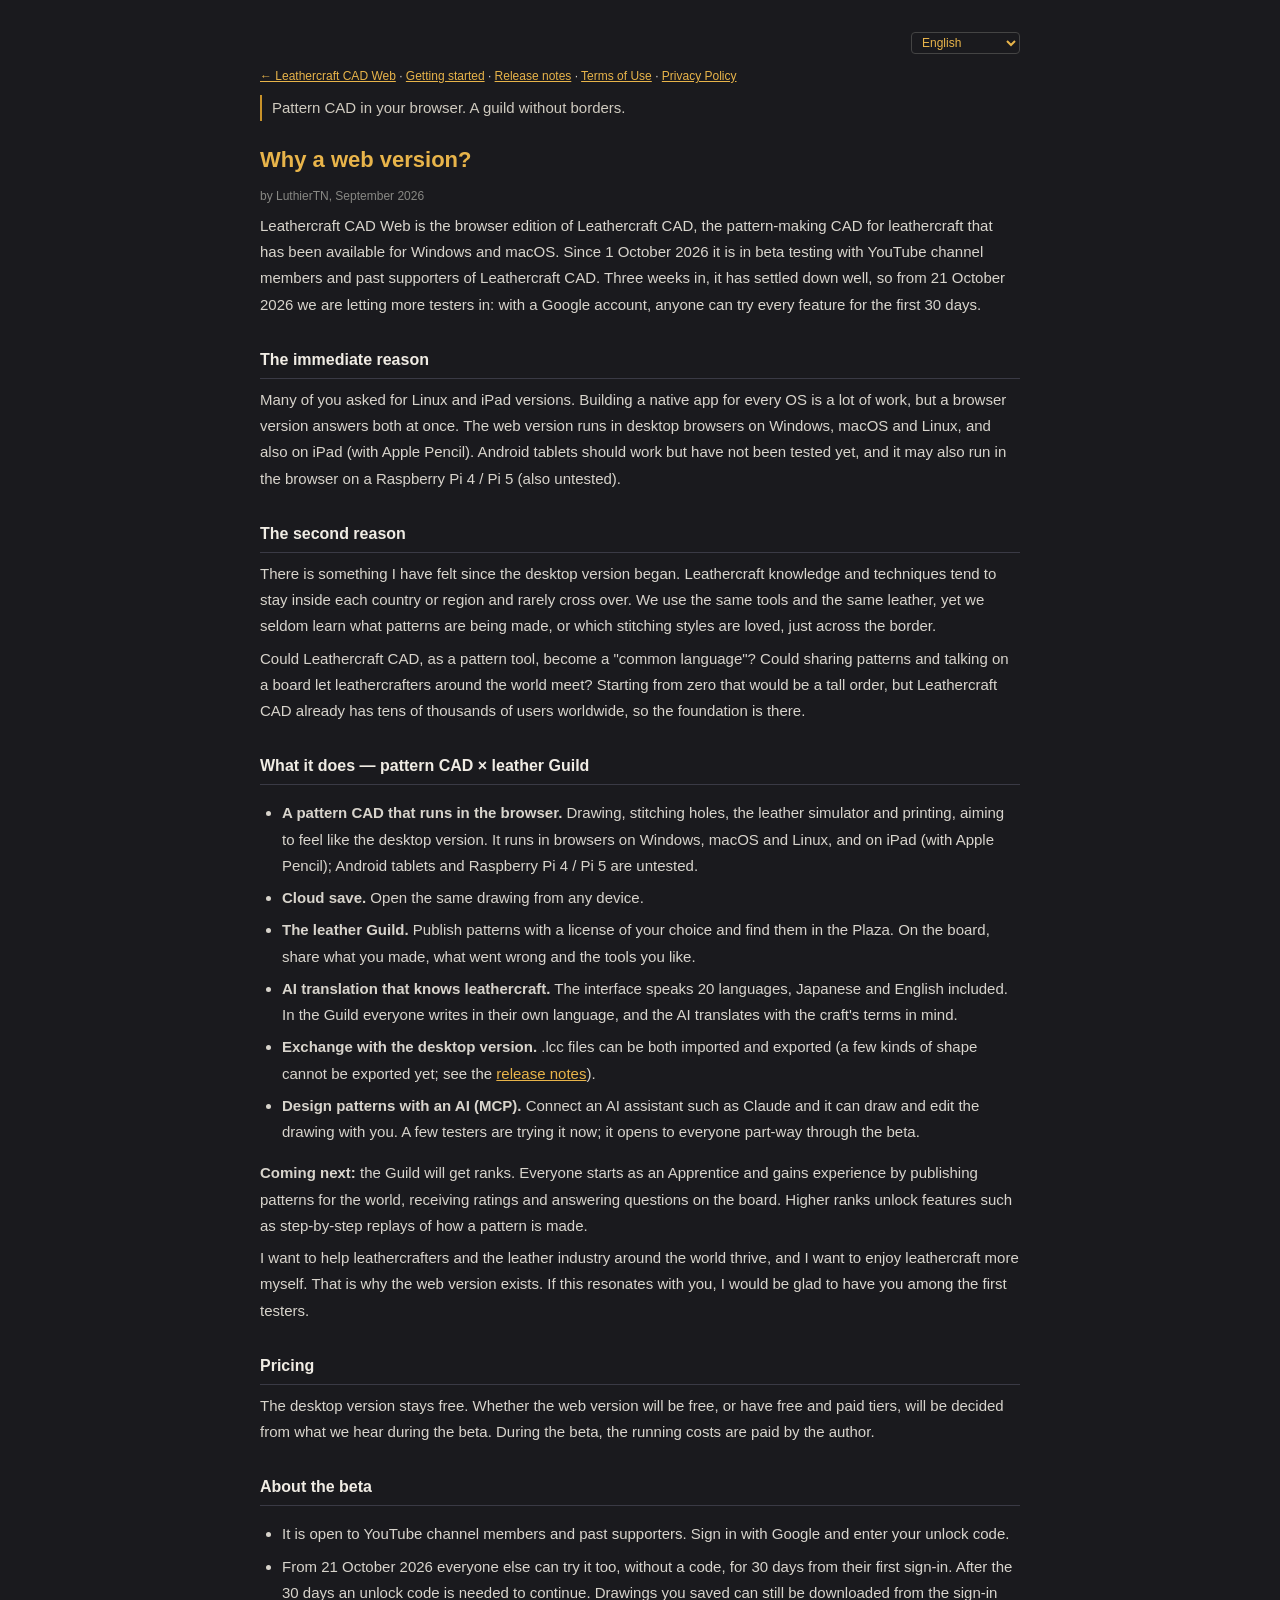
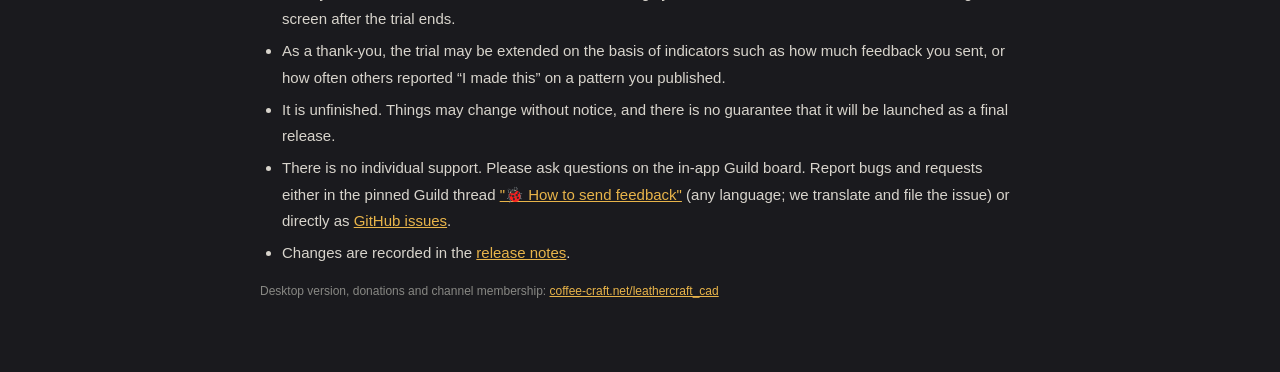
<file: about.html>
<!DOCTYPE html>
<html lang="ja">
<head>
  <meta charset="UTF-8">
  <meta name="viewport" content="width=device-width, initial-scale=1.0">
  <title>Leathercraft CAD Web — なぜ Web 版か / Why a web version</title>
  <link rel="icon" type="image/png" sizes="32x32" href="assets/icons/icon-32.png">
  <link rel="icon" type="image/png" sizes="192x192" href="assets/icons/icon-192.png">
  <link rel="apple-touch-icon" sizes="180x180" href="assets/icons/icon-180.png">
  <meta name="theme-color" content="#1a1a1e">
  <link rel="stylesheet" href="_legal.css?v=2">
  <!-- Google tag (gtag.js) -->
  <script async src="https://www.googletagmanager.com/gtag/js?id=G-QB0HNEXG6E"></script>
  <script>
    window.dataLayer = window.dataLayer || [];
    function gtag(){dataLayer.push(arguments);}
    gtag('js', new Date());
    gtag('config', 'G-QB0HNEXG6E');
  </script>
</head>
<body>
<main>
  <div class="lang"><button type="button" data-lang="ja">日本語</button><button type="button" data-lang="en">English</button></div>

  <section data-lang="ja">
    <nav class="top"><a href="./">← Leathercraft CAD Web</a> · <a href="start.html">始め方</a> · <a href="releases.html">リリースノート</a> · <a href="terms.html">利用規約</a> · <a href="privacy.html">プライバシーポリシー</a></nav>
    <p class="brand">ブラウザで動く型紙CAD。世界とつながる革ギルドへ、ようこそ。</p>
    <h1>なぜ Web 版を作ったのか</h1>
    <p class="meta">作者 LuthierTN ／ 2026年9月</p>

    <p>Leathercraft CAD Web（レザクラCAD Web）は、Windows / macOS 向けに公開してきたレザークラフト用 CAD「Leathercraft CAD」のブラウザ版です。2026年10月1日から、YouTube チャンネルメンバーと、これまでにご支援いただいた方に向けて β テストを行っています。公開から 3 週間ほど経ってだいぶ安定してきたので、2026年10月21日からテスターの人数を増やしています。Google アカウントがあれば、どなたでも最初の 30 日間はすべての機能をお試しいただけます。</p>

    <h2>きっかけ</h2>
    <p>直接のきっかけは、Linux 版や iPad 版を望む声を多くいただいたことです。ネイティブアプリを OS ごとに作るのは大変ですが、ブラウザで動けば、その両方に一度に応えられます。実際、Web 版は Windows・macOS・Linux などのデスクトップのブラウザに加えて、iPad（Apple Pencil 対応）でも動きます。Android タブレットは動くはずですが、まだ確かめていません。Raspberry Pi 4 / Pi 5 のブラウザでも動くかもしれません（こちらも未確認です）。</p>

    <h2>もう一つの理由</h2>
    <p>デスクトップ版を作り始めた頃から、ずっと感じていたことがあります。レザークラフトの情報や手法は、国や地域ごとに閉じていて、互いに行き来しにくい。同じ道具、同じ革を使っていても、隣の国でどんな型紙が作られ、どんな縫い方が好まれているのかは、なかなか伝わってきません。</p>
    <p>型紙ツールとしての Leathercraft CAD を「共通言語」にできないか。型紙を共有し、掲示板で語り合うことで、世界中のレザークラフターが交流できる場を作れないか。そう考えてきました。ゼロから始めるなら難しいことですが、Leathercraft CAD にはすでに世界中に何万人ものユーザーがいて、土台はできています。</p>

    <h2>Web 版でできること ―― 型紙CAD × 革ギルド</h2>
    <ul>
      <li><strong>ブラウザだけで動く型紙 CAD。</strong>図面・縫い穴・革シミュレーター・印刷まで、デスクトップ版と同じ使い心地を目指しています。Windows・macOS・Linux のブラウザと iPad（Apple Pencil）で動きます（Android タブレットと Raspberry Pi 4 / Pi 5 は未確認）。</li>
      <li><strong>クラウド保存。</strong>どの端末からでも同じ図面を開けます。</li>
      <li><strong>革ギルド。</strong>型紙をライセンスを選んで公開し、「広場」で探せます。掲示板では、作ったもの、うまくいかなかったこと、道具の話を気軽に。</li>
      <li><strong>レザークラフトの言葉がわかる AI 翻訳。</strong>画面は日本語・英語を含む 20 言語。ギルドでは、みんな自分の言葉で書き、AI が革の専門用語を踏まえて訳します。</li>
      <li><strong>デスクトップ版とのデータのやりとり。</strong>.lcc の読み込みと書き出しの両方に対応しています（書き出せない図形が一部あります。<a href="releases.html">リリースノート</a>を参照）。</li>
      <li><strong>AI と一緒に型紙を作る（MCP）。</strong>Claude などの AI アシスタントをつなぐと、AI が図面を描いたり直したりできます。いまは一部のテスターで試していて、β の途中から皆さんに開放します。</li>
    </ul>
    <p><strong>これから：</strong>ギルドにはランクを設ける予定です。はじめは「見習い」から。型紙を世界に公開する、評価を受ける、掲示板で質問に答える、といったことで経験値がたまり、ランクが上がると、型紙の作り方を手順ごとに再生できる機能などが使えるようになります。</p>
    <p>世界のレザークラフターと革業界を元気にしたい。そして自分自身も、もっとレザークラフトを楽しみたい。その思いで Web 版を作りました。この思いに共感してくださる方に、最初のテスターとして加わっていただけたら嬉しいです。</p>

    <h2>料金について</h2>
    <p>デスクトップ版はこれからも無料です。Web 版を無料にするか、無料と有料の段階を設けるかは、β テストでいただいた声をもとに決めます。β の間の運営費は作者が負担しています。</p>

    <h2>β 版について</h2>
    <ul>
      <li>対象は YouTube チャンネルメンバーと、これまでにご支援いただいた方です。Google でログインし、アンロックコードを入力して使います。</li>
      <li>2026年10月21日からは、それ以外の方も、最初のログインから 30 日間はコードなしでお試しいただけます。30 日を過ぎると、続けるにはアンロックコードが必要です。保存した図面は、期限が切れたあともログイン画面からダウンロードできます。</li>
      <li>フィードバックの回数や、公開した型紙に「作ったよ」の報告があった回数などの指標をもとに、お礼としてお試し期間を延長することがあります。</li>
      <li>未完成です。予告なく変わることがあり、正式版として公開される保証はありません。</li>
      <li>個別のサポートは行っていません。使い方の相談はアプリ内の掲示板「ギルド」で。不具合・要望の報告は、ギルドの固定スレッド <a href="https://cad.coffee-craft.net/feedback">「🐞 フィードバックの送り方」</a>（好きな言語で OK。英訳と GitHub 登録はこちらで行います）か、<a href="https://github.com/LuthierTN/leathercraft-cad-web/issues" target="_blank" rel="noopener">GitHub の Issue</a> にお願いします。</li>
      <li>変更点は <a href="releases.html">リリースノート</a> に記録します。</li>
    </ul>
    <p class="meta">デスクトップ版・寄付・チャンネルメンバーシップについて: <a href="https://coffee-craft.net/leathercraft_cad/" target="_blank" rel="noopener">coffee-craft.net/leathercraft_cad</a></p>
  </section>

  <section data-lang="en">
    <nav class="top"><a href="./">← Leathercraft CAD Web</a> · <a href="start.html">Getting started</a> · <a href="releases.html">Release notes</a> · <a href="terms.html">Terms of Use</a> · <a href="privacy.html">Privacy Policy</a></nav>
    <p class="brand">Pattern CAD in your browser. A guild without borders.</p>
    <h1>Why a web version?</h1>
    <p class="meta">by LuthierTN, September 2026</p>

    <p>Leathercraft CAD Web is the browser edition of Leathercraft CAD, the pattern-making CAD for leathercraft that has been available for Windows and macOS. Since 1 October 2026 it is in beta testing with YouTube channel members and past supporters of Leathercraft CAD. Three weeks in, it has settled down well, so from 21 October 2026 we are letting more testers in: with a Google account, anyone can try every feature for the first 30 days.</p>

    <h2>The immediate reason</h2>
    <p>Many of you asked for Linux and iPad versions. Building a native app for every OS is a lot of work, but a browser version answers both at once. The web version runs in desktop browsers on Windows, macOS and Linux, and also on iPad (with Apple Pencil). Android tablets should work but have not been tested yet, and it may also run in the browser on a Raspberry Pi 4 / Pi 5 (also untested).</p>

    <h2>The second reason</h2>
    <p>There is something I have felt since the desktop version began. Leathercraft knowledge and techniques tend to stay inside each country or region and rarely cross over. We use the same tools and the same leather, yet we seldom learn what patterns are being made, or which stitching styles are loved, just across the border.</p>
    <p>Could Leathercraft CAD, as a pattern tool, become a "common language"? Could sharing patterns and talking on a board let leathercrafters around the world meet? Starting from zero that would be a tall order, but Leathercraft CAD already has tens of thousands of users worldwide, so the foundation is there.</p>

    <h2>What it does — pattern CAD × leather Guild</h2>
    <ul>
      <li><strong>A pattern CAD that runs in the browser.</strong> Drawing, stitching holes, the leather simulator and printing, aiming to feel like the desktop version. It runs in browsers on Windows, macOS and Linux, and on iPad (with Apple Pencil); Android tablets and Raspberry Pi 4 / Pi 5 are untested.</li>
      <li><strong>Cloud save.</strong> Open the same drawing from any device.</li>
      <li><strong>The leather Guild.</strong> Publish patterns with a license of your choice and find them in the Plaza. On the board, share what you made, what went wrong and the tools you like.</li>
      <li><strong>AI translation that knows leathercraft.</strong> The interface speaks 20 languages, Japanese and English included. In the Guild everyone writes in their own language, and the AI translates with the craft's terms in mind.</li>
      <li><strong>Exchange with the desktop version.</strong> .lcc files can be both imported and exported (a few kinds of shape cannot be exported yet; see the <a href="releases.html">release notes</a>).</li>
      <li><strong>Design patterns with an AI (MCP).</strong> Connect an AI assistant such as Claude and it can draw and edit the drawing with you. A few testers are trying it now; it opens to everyone part-way through the beta.</li>
    </ul>
    <p><strong>Coming next:</strong> the Guild will get ranks. Everyone starts as an Apprentice and gains experience by publishing patterns for the world, receiving ratings and answering questions on the board. Higher ranks unlock features such as step-by-step replays of how a pattern is made.</p>
    <p>I want to help leathercrafters and the leather industry around the world thrive, and I want to enjoy leathercraft more myself. That is why the web version exists. If this resonates with you, I would be glad to have you among the first testers.</p>

    <h2>Pricing</h2>
    <p>The desktop version stays free. Whether the web version will be free, or have free and paid tiers, will be decided from what we hear during the beta. During the beta, the running costs are paid by the author.</p>

    <h2>About the beta</h2>
    <ul>
      <li>It is open to YouTube channel members and past supporters. Sign in with Google and enter your unlock code.</li>
      <li>From 21 October 2026 everyone else can try it too, without a code, for 30 days from their first sign-in. After the 30 days an unlock code is needed to continue. Drawings you saved can still be downloaded from the sign-in screen after the trial ends.</li>
      <li>As a thank-you, the trial may be extended on the basis of indicators such as how much feedback you sent, or how often others reported “I made this” on a pattern you published.</li>
      <li>It is unfinished. Things may change without notice, and there is no guarantee that it will be launched as a final release.</li>
      <li>There is no individual support. Please ask questions on the in-app Guild board. Report bugs and requests either in the pinned Guild thread <a href="https://cad.coffee-craft.net/feedback">"🐞 How to send feedback"</a> (any language; we translate and file the issue) or directly as <a href="https://github.com/LuthierTN/leathercraft-cad-web/issues" target="_blank" rel="noopener">GitHub issues</a>.</li>
      <li>Changes are recorded in the <a href="releases.html">release notes</a>.</li>
    </ul>
    <p class="meta">Desktop version, donations and channel membership: <a href="https://coffee-craft.net/leathercraft_cad/" target="_blank" rel="noopener">coffee-craft.net/leathercraft_cad</a></p>
  </section>

  <!-- i18n:pages begin — generated by tools/i18n/translate_pages.mjs from the ja/en sections above; do not edit by hand -->
  <section data-lang="de">
    <nav class="top"><a href="./">← Leathercraft CAD Web</a> · <a href="start.html">Erste Schritte</a> · <a href="releases.html">Versionshinweise</a> · <a href="terms.html">Nutzungsbedingungen</a> · <a href="privacy.html">Datenschutzrichtlinie</a></nav>
    <p class="brand">Schnittmuster-CAD im Browser. Eine Gilde ohne Grenzen.</p>
    <h1>Warum eine Webversion?</h1>
    <p class="meta">von LuthierTN, September 2026</p>

    <p>Leathercraft CAD Web ist die Browserausgabe von Leathercraft CAD, dem CAD-Programm für Schnittmuster im Lederhandwerk, das es bisher für Windows und macOS gibt. Seit dem 1. Oktober 2026 läuft ein Betatest mit den Kanalmitgliedern auf YouTube und allen, die Leathercraft CAD bisher unterstützt haben. Nach drei Wochen läuft sie inzwischen recht stabil, deshalb lassen wir ab dem 21. Oktober 2026 mehr Tester herein: Mit einem Google-Konto kann jeder die ersten 30 Tage lang alle Funktionen ausprobieren.</p>

    <h2>Der unmittelbare Anlass</h2>
    <p>Viele von Ihnen haben sich eine Version für Linux und für das iPad gewünscht. Für jedes Betriebssystem eine eigene App zu bauen ist viel Arbeit – eine Browserversion erfüllt beide Wünsche auf einmal. Die Webversion läuft in Desktop-Browsern unter Windows, macOS und Linux und auch auf dem iPad (mit Apple Pencil). Android-Tablets sollten funktionieren, sind aber noch nicht getestet. Vielleicht läuft sie auch im Browser auf einem Raspberry Pi 4 / Pi 5 (ebenfalls nicht getestet).</p>

    <h2>Der zweite Grund</h2>
    <p>Seit ich mit der Desktop-Version angefangen habe, beschäftigt mich etwas: Wissen und Techniken des Lederhandwerks bleiben meist innerhalb eines Landes oder einer Region und kommen selten darüber hinaus. Wir arbeiten mit denselben Werkzeugen und demselben Leder und erfahren doch kaum, welche Schnittmuster gleich hinter der Grenze entstehen oder welche Nähweisen man dort besonders mag.</p>
    <p>Könnte Leathercraft CAD als Werkzeug für Schnittmuster zu einer „gemeinsamen Sprache“ werden? Könnten Lederhandwerker aus aller Welt zusammenfinden, indem sie Schnittmuster teilen und sich im Forum austauschen? Bei null anzufangen wäre ein großes Vorhaben, aber Leathercraft CAD hat schon Zehntausende Nutzer weltweit – das Fundament steht also.</p>

    <h2>Was sie kann – Schnittmuster-CAD × Ledergilde</h2>
    <ul>
      <li><strong>Ein Schnittmuster-CAD, das im Browser läuft.</strong> Zeichnen, Nählöcher, Ledersimulator und Drucken – sie soll sich anfühlen wie die Desktop-Version. Sie läuft in Browsern unter Windows, macOS und Linux sowie auf dem iPad (mit Apple Pencil); Android-Tablets und Raspberry Pi 4 / Pi 5 sind noch nicht getestet.</li>
      <li><strong>Speichern in der Cloud.</strong> Öffnen Sie dieselbe Zeichnung auf jedem Gerät.</li>
      <li><strong>Die Ledergilde.</strong> Veröffentlichen Sie Schnittmuster mit einer Lizenz Ihrer Wahl und finden Sie andere in der Plaza. Im Forum erzählen Sie, was Sie gemacht haben, was schiefgegangen ist und welche Werkzeuge Sie mögen.</li>
      <li><strong>KI-Übersetzung, die das Lederhandwerk kennt.</strong> Die Oberfläche gibt es in 20 Sprachen, darunter Japanisch und Englisch. In der Gilde schreibt jeder in seiner eigenen Sprache, und die KI übersetzt mit Blick auf die Fachbegriffe rund ums Leder.</li>
      <li><strong>Datenaustausch mit der Desktop-Version.</strong> .lcc-Dateien lassen sich sowohl importieren als auch exportieren (einige Formen können noch nicht exportiert werden; siehe die <a href="releases.html">Versionshinweise</a>).</li>
      <li><strong>Schnittmuster gemeinsam mit einer KI entwerfen (MCP).</strong> Verbinden Sie einen KI-Assistenten wie Claude, dann kann er mit Ihnen die Zeichnung erstellen und bearbeiten. Im Moment probieren das einige Tester aus; im Lauf der Beta wird es für alle freigegeben.</li>
    </ul>
    <p><strong>Als Nächstes:</strong> Die Gilde bekommt Ränge. Alle beginnen als Lehrling und sammeln Erfahrung, indem sie Schnittmuster für die Welt veröffentlichen, Bewertungen erhalten und Fragen im Forum beantworten. Höhere Ränge schalten Funktionen frei, etwa die Schritt-für-Schritt-Wiedergabe, wie ein Schnittmuster entsteht.</p>
    <p>Ich möchte Lederhandwerker und die Lederbranche auf der ganzen Welt stärken – und selbst noch mehr Freude am Lederhandwerk haben. Dafür gibt es die Webversion. Wenn Sie das genauso sehen, würde ich mich freuen, Sie unter den ersten Testern zu haben.</p>

    <h2>Preise</h2>
    <p>Die Desktop-Version bleibt kostenlos. Ob die Webversion kostenlos wird oder kostenlose und kostenpflichtige Stufen bekommt, entscheide ich anhand der Rückmeldungen aus der Beta. Während der Beta trage ich die laufenden Kosten selbst.</p>

    <h2>Zur Beta</h2>
    <ul>
      <li>Sie steht Kanalmitgliedern auf YouTube und bisherigen Unterstützern offen. Melden Sie sich mit Google an und geben Sie Ihren Entsperrcode ein.</li>
      <li>Ab dem 21. Oktober 2026 können auch alle anderen sie ausprobieren – ohne Code, 30 Tage lang ab der ersten Anmeldung. Nach den 30 Tagen ist ein Entsperrcode nötig, um weiterzuarbeiten. Gespeicherte Zeichnungen können Sie auch nach Ende des Testzeitraums noch vom Anmeldebildschirm aus herunterladen.</li>
      <li>Als Dankeschön kann der Testzeitraum verlängert werden – anhand von Anhaltspunkten wie der Menge Ihres Feedbacks oder der Zahl der Meldungen „Das habe ich gemacht“ anderer Mitglieder zu einem von Ihnen veröffentlichten Schnittmuster.</li>
      <li>Sie ist noch nicht fertig. Dinge können sich ohne Ankündigung ändern, und es gibt keine Garantie, dass daraus eine endgültige Version wird.</li>
      <li>Persönlichen Support gibt es nicht. Fragen stellen Sie bitte im Forum der Gilde in der App. Fehler und Wünsche melden Sie entweder im angehefteten Gilde-Thema <a href="https://cad.coffee-craft.net/feedback">„🐞 So senden Sie Feedback“</a> (in jeder Sprache; ich übersetze und lege das Issue an) oder direkt als <a href="https://github.com/LuthierTN/leathercraft-cad-web/issues" target="_blank" rel="noopener">GitHub-Issue</a>.</li>
      <li>Änderungen werden in den <a href="releases.html">Versionshinweisen</a> festgehalten.</li>
    </ul>
    <p class="meta">Desktop-Version, Spenden und Kanalmitgliedschaft: <a href="https://coffee-craft.net/leathercraft_cad/" target="_blank" rel="noopener">coffee-craft.net/leathercraft_cad</a></p>
  </section>

  <section data-lang="es">
    <nav class="top"><a href="./">← Leathercraft CAD Web</a> · <a href="start.html">Primeros pasos</a> · <a href="releases.html">Notas de la versión</a> · <a href="terms.html">Términos de uso</a> · <a href="privacy.html">Política de privacidad</a></nav>
    <p class="brand">Un CAD de patrones en tu navegador. Un gremio sin fronteras.</p>
    <h1>¿Por qué una versión web?</h1>
    <p class="meta">por LuthierTN, septiembre de 2026</p>

    <p>Leathercraft CAD Web es la versión para navegador de Leathercraft CAD, el CAD de patrones para marroquinería que ya estaba disponible para Windows y macOS. Desde el 1 de octubre de 2026 está en fase beta con los miembros del canal de YouTube y con quienes han apoyado Leathercraft CAD hasta ahora. Tres semanas después se ha estabilizado bastante, así que desde el 21 de octubre de 2026 estamos dejando entrar a más testers: con una cuenta de Google, cualquiera puede probar todas las funciones durante los primeros 30 días.</p>

    <h2>El motivo inmediato</h2>
    <p>Mucha gente me pidió versiones para Linux y para iPad. Crear una app nativa para cada sistema operativo da mucho trabajo, pero una versión para navegador resuelve las dos cosas a la vez. La versión web funciona en navegadores de ordenador con Windows, macOS y Linux, y también en iPad (con Apple Pencil). En tabletas Android debería funcionar, pero aún no lo he probado, y quizá también funcione en el navegador de una Raspberry Pi 4 / Pi 5 (tampoco probado).</p>

    <h2>El segundo motivo</h2>
    <p>Hay algo que siento desde que empecé con la versión de escritorio. Los conocimientos y las técnicas de marroquinería suelen quedarse dentro de cada país o región y rara vez cruzan fronteras. Usamos las mismas herramientas y el mismo cuero, y sin embargo pocas veces llegamos a saber qué patrones se hacen o qué formas de coser se prefieren en el país de al lado.</p>
    <p>¿Podría Leathercraft CAD, como herramienta de patrones, convertirse en una «lengua común»? ¿Podríamos crear un lugar donde artesanos del cuero de todo el mundo se encuentren compartiendo patrones y conversando en un foro? Empezar desde cero sería muy difícil, pero Leathercraft CAD ya tiene decenas de miles de usuarios en todo el mundo, así que la base ya está.</p>

    <h2>Qué ofrece: CAD de patrones × Gremio del cuero</h2>
    <ul>
      <li><strong>Un CAD de patrones que funciona en el navegador.</strong> Dibujo, agujeros de costura, el simulador de cuero e impresión, con la idea de que se sienta como la versión de escritorio. Funciona en navegadores con Windows, macOS y Linux, y en iPad (con Apple Pencil); las tabletas Android y la Raspberry Pi 4 / Pi 5 aún no se han probado.</li>
      <li><strong>Guardado en la nube.</strong> Abre el mismo dibujo desde cualquier dispositivo.</li>
      <li><strong>El Gremio del cuero.</strong> Publica tus patrones con la licencia que elijas y encuentra otros en la Plaza. En el foro puedes contar con toda tranquilidad lo que has hecho, lo que no salió bien y las herramientas que te gustan.</li>
      <li><strong>Traducción con IA que conoce el oficio.</strong> La interfaz está en 20 idiomas, entre ellos japonés e inglés. En el Gremio cada cual escribe en su propio idioma y la IA traduce teniendo en cuenta los términos del trabajo en cuero.</li>
      <li><strong>Intercambio con la versión de escritorio.</strong> Los archivos .lcc se pueden importar y exportar (algunos tipos de forma todavía no se pueden exportar; consulta las <a href="releases.html">notas de la versión</a>).</li>
      <li><strong>Diseña patrones con una IA (MCP).</strong> Conecta un asistente de IA como Claude y podrá dibujar y corregir el dibujo contigo. Ahora lo están probando algunos testers; se abrirá a todos a mitad de la beta.</li>
    </ul>
    <p><strong>Próximamente:</strong> el Gremio tendrá rangos. Todo el mundo empieza como Aprendiz y gana experiencia publicando patrones para el mundo, recibiendo valoraciones y respondiendo preguntas en el foro. Los rangos más altos desbloquean funciones como la reproducción paso a paso de cómo se hizo un patrón.</p>
    <p>Quiero dar impulso a los artesanos del cuero y a la industria del cuero de todo el mundo, y también quiero disfrutar más de la marroquinería yo mismo. Por eso he creado la versión web. Si compartes esta idea, me encantaría contar contigo entre los primeros testers.</p>

    <h2>Precio</h2>
    <p>La versión de escritorio seguirá siendo gratuita. Si la versión web será gratuita o tendrá niveles gratuitos y de pago se decidirá según los comentarios que reciba durante la beta. Mientras dure la beta, los costes de funcionamiento los pago yo.</p>

    <h2>Sobre la beta</h2>
    <ul>
      <li>Está abierta a los miembros del canal de YouTube y a quienes me han apoyado hasta ahora. Inicia sesión con Google e introduce tu código de desbloqueo.</li>
      <li>Desde el 21 de octubre de 2026 también puede probarla todo el mundo, sin código, durante 30 días desde el primer inicio de sesión. Pasados los 30 días hace falta un código de desbloqueo para continuar. Los dibujos que hayas guardado se pueden seguir descargando desde la pantalla de inicio de sesión una vez terminado el periodo de prueba.</li>
      <li>Como agradecimiento, el periodo de prueba puede ampliarse según indicadores como la cantidad de comentarios que hayas enviado o las veces que otros hayan marcado «Lo he hecho» en un patrón que publicaste.</li>
      <li>Está sin terminar. Puede cambiar sin previo aviso y no hay garantía de que llegue a publicarse como versión definitiva.</li>
      <li>No hay soporte individual. Haz tus preguntas en el foro del Gremio, dentro de la app. Para informar de errores o hacer peticiones, usa el hilo fijado del Gremio <a href="https://cad.coffee-craft.net/feedback">«🐞 Cómo enviar comentarios»</a> (en el idioma que quieras; yo me encargo de traducirlo y abrir el issue) o abre directamente un <a href="https://github.com/LuthierTN/leathercraft-cad-web/issues" target="_blank" rel="noopener">issue en GitHub</a>.</li>
      <li>Los cambios se registran en las <a href="releases.html">notas de la versión</a>.</li>
    </ul>
    <p class="meta">Versión de escritorio, donativos y membresía del canal: <a href="https://coffee-craft.net/leathercraft_cad/" target="_blank" rel="noopener">coffee-craft.net/leathercraft_cad</a></p>
  </section>

  <section data-lang="fr">
    <nav class="top"><a href="./">← Leathercraft CAD Web</a> · <a href="start.html">Premiers pas</a> · <a href="releases.html">Notes de version</a> · <a href="terms.html">Conditions d'utilisation</a> · <a href="privacy.html">Politique de confidentialité</a></nav>
    <p class="brand">La CAO de patrons dans votre navigateur. Une Guilde sans frontières.</p>
    <h1>Pourquoi une version web ?</h1>
    <p class="meta">par LuthierTN, septembre 2026</p>

    <p>Leathercraft CAD Web est l'édition pour navigateur de Leathercraft CAD, le logiciel de CAO de patrons pour le travail du cuir déjà disponible sous Windows et macOS. Depuis le 1er octobre 2026, il est en phase bêta auprès des membres de la chaîne YouTube et des personnes qui ont soutenu Leathercraft CAD jusqu'ici. Trois semaines plus tard, il s'est bien stabilisé ; nous accueillons donc davantage de testeurs à partir du 21 octobre 2026 : avec un compte Google, chacun peut essayer toutes les fonctionnalités pendant les 30 premiers jours.</p>

    <h2>Le point de départ</h2>
    <p>Beaucoup d'entre vous m'ont demandé des versions Linux et iPad. Développer une application native pour chaque système demande énormément de travail, alors qu'une version pour navigateur répond aux deux demandes d'un coup. La version web fonctionne dans les navigateurs des ordinateurs sous Windows, macOS et Linux, et aussi sur iPad (avec l'Apple Pencil). Les tablettes Android devraient fonctionner mais n'ont pas encore été testées, et elle tourne peut-être aussi dans le navigateur d'un Raspberry Pi 4 / Pi 5 (pas encore testé non plus).</p>

    <h2>La deuxième raison</h2>
    <p>Il y a une chose que je ressens depuis les débuts de la version pour ordinateur. Les connaissances et les techniques du travail du cuir restent souvent cantonnées à chaque pays ou région, et circulent peu. Nous utilisons les mêmes outils et les mêmes cuirs, et pourtant nous savons rarement quels patrons sont réalisés, ni quelles façons de coudre sont appréciées, juste de l'autre côté de la frontière.</p>
    <p>Et si Leathercraft CAD, en tant qu'outil de patronage, pouvait devenir une « langue commune » ? Et si le partage de patrons et les discussions sur un forum permettaient aux artisans du cuir du monde entier de se rencontrer ? Partir de zéro serait bien difficile, mais Leathercraft CAD compte déjà des dizaines de milliers d'utilisateurs dans le monde : les fondations sont là.</p>

    <h2>Ce qu'elle permet — CAO de patrons × Guilde du cuir</h2>
    <ul>
      <li><strong>Une CAO de patrons qui fonctionne dans le navigateur.</strong> Dessin, trous de couture, simulateur de cuir et impression, avec l'ambition d'offrir le même confort que la version pour ordinateur. Elle fonctionne dans les navigateurs sous Windows, macOS et Linux, et sur iPad (avec l'Apple Pencil) ; les tablettes Android et le Raspberry Pi 4 / Pi 5 n'ont pas été testés.</li>
      <li><strong>Enregistrement dans le cloud.</strong> Ouvrez le même dessin depuis n'importe quel appareil.</li>
      <li><strong>La Guilde du cuir.</strong> Publiez vos patrons sous la licence de votre choix et découvrez ceux des autres sur la Place. Sur le forum, partagez en toute simplicité ce que vous avez fabriqué, ce qui n'a pas marché et les outils que vous aimez.</li>
      <li><strong>Une traduction par IA qui connaît le travail du cuir.</strong> L'interface est disponible en 20 langues, dont le japonais et l'anglais. Dans la Guilde, chacun écrit dans sa propre langue, et l'IA traduit en tenant compte du vocabulaire du métier.</li>
      <li><strong>Échanges avec la version pour ordinateur.</strong> Les fichiers .lcc peuvent être importés comme exportés (quelques types de formes ne peuvent pas encore être exportés ; voir les <a href="releases.html">notes de version</a>).</li>
      <li><strong>Concevoir des patrons avec une IA (MCP).</strong> Connectez un assistant IA comme Claude, et il pourra dessiner et modifier le dessin avec vous. Quelques testeurs l'essaient en ce moment ; la fonction sera ouverte à tous en cours de bêta.</li>
    </ul>
    <p><strong>Prochainement :</strong> la Guilde aura des rangs. Chacun commence Apprenti et gagne de l'expérience en publiant des patrons pour le monde entier, en recevant des évaluations et en répondant aux questions sur le forum. Les rangs supérieurs débloquent des fonctions comme la relecture pas à pas de la fabrication d'un patron.</p>
    <p>J'ai envie d'aider les artisans du cuir et toute la filière du cuir à s'épanouir partout dans le monde, et j'ai envie, moi aussi, de prendre encore plus de plaisir à travailler le cuir. C'est pour cela que j'ai créé la version web. Si cette idée vous parle, je serais heureux de vous compter parmi les premiers testeurs.</p>

    <h2>Tarifs</h2>
    <p>La version pour ordinateur reste gratuite. Quant à la version web, gratuite ou avec une formule gratuite et une formule payante, la décision sera prise en fonction de vos retours pendant la bêta. Pendant la bêta, les frais de fonctionnement sont à ma charge.</p>

    <h2>À propos de la bêta</h2>
    <ul>
      <li>Elle est ouverte aux membres de la chaîne YouTube et aux personnes qui m'ont déjà soutenu. Connectez-vous avec Google et saisissez votre code de déverrouillage.</li>
      <li>À partir du 21 octobre 2026, tout le monde peut l'essayer, sans code, pendant 30 jours à compter de la première connexion. Passé ces 30 jours, un code de déverrouillage est nécessaire pour continuer. Les dessins que vous avez enregistrés restent téléchargeables depuis l'écran de connexion après la fin de la période d'essai.</li>
      <li>En guise de remerciement, la période d'essai peut être prolongée sur la base d'indicateurs tels que la quantité de retours que vous avez envoyés, ou le nombre de fois où d'autres ont signalé « Je l'ai réalisé » sur un patron que vous avez publié.</li>
      <li>Elle n'est pas terminée. Des choses peuvent changer sans préavis, et rien ne garantit qu'elle sortira un jour en version définitive.</li>
      <li>Il n'y a pas d'assistance individuelle. Posez vos questions sur le forum de la Guilde, dans l'application. Signalez les bugs et vos suggestions soit dans le sujet épinglé de la Guilde <a href="https://cad.coffee-craft.net/feedback">« 🐞 Comment envoyer vos retours »</a> (dans la langue de votre choix ; je traduis et crée l'issue moi-même), soit directement dans les <a href="https://github.com/LuthierTN/leathercraft-cad-web/issues" target="_blank" rel="noopener">issues GitHub</a>.</li>
      <li>Les changements sont consignés dans les <a href="releases.html">notes de version</a>.</li>
    </ul>
    <p class="meta">Version pour ordinateur, dons et adhésion à la chaîne : <a href="https://coffee-craft.net/leathercraft_cad/" target="_blank" rel="noopener">coffee-craft.net/leathercraft_cad</a></p>
  </section>

  <section data-lang="it">
    <nav class="top"><a href="./">← Leathercraft CAD Web</a> · <a href="start.html">Come iniziare</a> · <a href="releases.html">Note di rilascio</a> · <a href="terms.html">Condizioni d'uso</a> · <a href="privacy.html">Politica sulla privacy</a></nav>
    <p class="brand">Un CAD per cartamodelli nel tuo browser. Benvenuto nella Gilda della pelle, aperta al mondo intero.</p>
    <h1>Perché una versione web</h1>
    <p class="meta">di LuthierTN, settembre 2026</p>

    <p>Leathercraft CAD Web è la versione per browser di Leathercraft CAD, il CAD per cartamodelli di pelletteria finora disponibile per Windows e macOS. Dal 1° ottobre 2026 è in fase di beta test con i membri del canale YouTube e con chi ha sostenuto Leathercraft CAD in passato. Dopo tre settimane si è stabilizzata bene, così dal 21 ottobre 2026 stiamo facendo entrare più tester: con un account Google chiunque può provare tutte le funzioni per i primi 30 giorni.</p>

    <h2>Come è nata</h2>
    <p>In tanti mi avete chiesto una versione per Linux e una per iPad. Creare un'app nativa per ogni sistema operativo è un lavoro enorme, ma una versione che gira nel browser risponde a entrambe le richieste in un colpo solo. La versione web funziona nei browser dei computer con Windows, macOS e Linux, e anche su iPad (con Apple Pencil). Sui tablet Android dovrebbe funzionare, ma non l'ho ancora provata; potrebbe girare anche nel browser di un Raspberry Pi 4 / Pi 5 (anche questo non ancora verificato).</p>

    <h2>L'altro motivo</h2>
    <p>C'è una cosa che sento fin da quando ho iniziato la versione per computer. Le conoscenze e le tecniche della lavorazione della pelle tendono a restare chiuse dentro ciascun paese o regione, e passano di rado da una parte all'altra. Usiamo gli stessi attrezzi e la stessa pelle, eppure difficilmente sappiamo quali cartamodelli si realizzano o quali tipi di cucitura si preferiscono appena oltre il confine.</p>
    <p>Leathercraft CAD, come strumento per cartamodelli, potrebbe diventare una «lingua comune»? Condividendo cartamodelli e parlandone in una bacheca, i pellettieri di tutto il mondo potrebbero incontrarsi? È quello che mi chiedo da tempo. Partendo da zero sarebbe un'impresa, ma Leathercraft CAD ha già decine di migliaia di utenti in tutto il mondo: le basi ci sono.</p>

    <h2>Cosa fa: CAD per cartamodelli × Gilda della pelle</h2>
    <ul>
      <li><strong>Un CAD per cartamodelli che funziona nel browser.</strong> Disegno, fori di cucitura, simulatore della pelle e stampa, con l'obiettivo di offrire la stessa comodità della versione per computer. Funziona nei browser di Windows, macOS e Linux e su iPad (con Apple Pencil); tablet Android e Raspberry Pi 4 / Pi 5 non sono ancora stati provati.</li>
      <li><strong>Salvataggio online.</strong> Apri lo stesso disegno da qualsiasi dispositivo.</li>
      <li><strong>La Gilda della pelle.</strong> Pubblica i tuoi cartamodelli con la licenza che preferisci e trovali nella «Piazza». Nella bacheca puoi raccontare con leggerezza cosa hai realizzato, cosa non è andato per il verso giusto e gli attrezzi che usi.</li>
      <li><strong>Una traduzione IA che conosce la pelletteria.</strong> L'interfaccia è disponibile in 20 lingue, tra cui giapponese e inglese. Nella Gilda ognuno scrive nella propria lingua e l'IA traduce tenendo conto dei termini tecnici del mestiere.</li>
      <li><strong>Scambio di dati con la versione per computer.</strong> I file .lcc si possono sia importare sia esportare (alcuni tipi di forme non si possono ancora esportare; vedi le <a href="releases.html">note di rilascio</a>).</li>
      <li><strong>Progettare cartamodelli insieme all'IA (MCP).</strong> Collega un assistente IA come Claude e potrà disegnare e modificare il disegno insieme a te. Per ora lo stanno provando alcuni tester; sarà aperto a tutti nel corso della beta.</li>
    </ul>
    <p><strong>Prossimamente:</strong> la Gilda avrà dei gradi. Tutti iniziano come Apprendista e accumulano esperienza pubblicando cartamodelli per il mondo, ricevendo valutazioni e rispondendo alle domande in bacheca. Salendo di grado si sbloccano funzioni come la riproduzione passo passo di come è stato realizzato un cartamodello.</p>
    <p>Vorrei dare nuova energia ai pellettieri e al settore della pelle in tutto il mondo, e vorrei anch'io divertirmi di più a lavorare la pelle. È per questo che ho creato la versione web. Se condividi questo desiderio, sarei felice di averti tra i primi tester.</p>

    <h2>Prezzi</h2>
    <p>La versione per computer resterà gratuita. Se la versione web sarà gratuita, oppure avrà un livello gratuito e uno a pagamento, lo deciderò in base ai pareri raccolti durante la beta. Durante la beta i costi di gestione sono a carico mio.</p>

    <h2>Informazioni sulla beta</h2>
    <ul>
      <li>È riservata ai membri del canale YouTube e a chi mi ha sostenuto in passato. Accedi con Google e inserisci il tuo codice di sblocco.</li>
      <li>Dal 21 ottobre 2026 possono provarla anche tutti gli altri, senza codice, per 30 giorni dal primo accesso. Passati i 30 giorni serve un codice di sblocco per continuare. I disegni che hai salvato si possono comunque scaricare dalla schermata di accesso anche dopo la fine del periodo di prova.</li>
      <li>Come ringraziamento, il periodo di prova può essere prolungato in base a indicatori come la quantità di feedback che hai inviato o quante volte altri hanno segnalato «L'ho realizzato» su un cartamodello che hai pubblicato.</li>
      <li>Non è ancora finita. Le cose possono cambiare senza preavviso e non c'è garanzia che venga pubblicata come versione definitiva.</li>
      <li>Non offro assistenza individuale. Per domande sull'uso, scrivi nella bacheca «Gilda» all'interno dell'app. Per segnalare problemi o proporre idee, usa la discussione fissata della Gilda <a href="https://cad.coffee-craft.net/feedback">«🐞 Come inviare un feedback»</a> (va bene qualsiasi lingua; la traduzione in inglese e la registrazione su GitHub le faccio io) oppure apri direttamente una <a href="https://github.com/LuthierTN/leathercraft-cad-web/issues" target="_blank" rel="noopener">issue su GitHub</a>.</li>
      <li>Le modifiche sono annotate nelle <a href="releases.html">note di rilascio</a>.</li>
    </ul>
    <p class="meta">Versione per computer, donazioni e abbonamento al canale: <a href="https://coffee-craft.net/leathercraft_cad/" target="_blank" rel="noopener">coffee-craft.net/leathercraft_cad</a></p>
  </section>

  <section data-lang="ru">
    <nav class="top"><a href="./">← Leathercraft CAD Web</a> · <a href="start.html">С чего начать</a> · <a href="releases.html">История релизов</a> · <a href="terms.html">Условия использования</a> · <a href="privacy.html">Политика конфиденциальности</a></nav>
    <p class="brand">CAD для выкроек прямо в браузере. Гильдия без границ.</p>
    <h1>Зачем веб-версия?</h1>
    <p class="meta">Автор: LuthierTN, сентябрь 2026</p>

    <p>Leathercraft CAD Web — это браузерная версия Leathercraft CAD, программы для построения выкроек изделий из кожи, которая до сих пор выходила для Windows и macOS. С 1 октября 2026 года идёт бета-тестирование для спонсоров YouTube-канала и тех, кто раньше поддерживал Leathercraft CAD. За три недели всё заметно устоялось, поэтому с 21 октября 2026 года мы пускаем больше тестировщиков: с аккаунтом Google любой может первые 30 дней пробовать все функции.</p>

    <h2>Непосредственный повод</h2>
    <p>Многие из вас просили версии для Linux и iPad. Делать отдельное приложение под каждую ОС — огромная работа, а браузерная версия решает обе задачи сразу. Веб-версия работает в браузерах на компьютерах с Windows, macOS и Linux, а также на iPad (с поддержкой Apple Pencil). На Android-планшетах она должна работать, но я это ещё не проверял; возможно, она запустится и в браузере на Raspberry Pi 4 / Pi 5 (тоже не проверено).</p>

    <h2>Вторая причина</h2>
    <p>Есть мысль, которая не отпускает меня с тех пор, как я начал делать версию для компьютеров. Знания и приёмы работы с кожей обычно остаются внутри своей страны или региона и редко выходят за их пределы. Мы пользуемся теми же инструментами и той же кожей, но почти не знаем, какие выкройки делают и какие швы любят у соседей прямо за границей.</p>
    <p>Может ли Leathercraft CAD как инструмент для выкроек стать «общим языком»? Можно ли, делясь выкройками и общаясь на форуме, дать мастерам по коже со всего мира возможность встретиться? Начинать такое с нуля было бы очень непросто, но у Leathercraft CAD уже десятки тысяч пользователей по всему миру, так что основа есть.</p>

    <h2>Что умеет веб-версия — CAD для выкроек × кожевенная Гильдия</h2>
    <ul>
      <li><strong>CAD для выкроек, работающий в браузере.</strong> Чертежи, отверстия под шов, симулятор кожи и печать — я стараюсь, чтобы работать было так же удобно, как в версии для компьютеров. Работает в браузерах на Windows, macOS и Linux, а также на iPad (с Apple Pencil); Android-планшеты и Raspberry Pi 4 / Pi 5 пока не проверены.</li>
      <li><strong>Сохранение в облако.</strong> Один и тот же чертёж можно открыть с любого устройства.</li>
      <li><strong>Кожевенная Гильдия.</strong> Публикуйте выкройки под выбранной вами лицензией и находите чужие на Площади. На форуме можно запросто рассказать, что вы сделали, что не получилось и какие инструменты вам нравятся.</li>
      <li><strong>ИИ-перевод, который понимает язык работы с кожей.</strong> Интерфейс доступен на 20 языках, включая японский и английский. В Гильдии каждый пишет на своём языке, а ИИ переводит с учётом профессиональных терминов.</li>
      <li><strong>Обмен данными с версией для компьютеров.</strong> Файлы .lcc можно как импортировать, так и экспортировать (некоторые виды фигур пока не экспортируются; см. <a href="releases.html">историю релизов</a>).</li>
      <li><strong>Выкройки вместе с ИИ (MCP).</strong> Подключите ИИ-ассистента, например Claude, и он сможет рисовать и править чертёж вместе с вами. Сейчас это пробуют несколько тестировщиков; для всех функция откроется по ходу бета-теста.</li>
    </ul>
    <p><strong>Что дальше:</strong> в Гильдии появятся ранги. Все начинают с ранга «Ученик» и набирают опыт, публикуя выкройки для всего мира, получая оценки и отвечая на вопросы на форуме. Более высокие ранги открывают новые возможности — например, пошаговое воспроизведение того, как строилась выкройка.</p>
    <p>Мне хочется поддержать мастеров по коже и кожевенную отрасль по всему миру — и самому получать от работы с кожей ещё больше радости. Ради этого и появилась веб-версия. Если вам это близко, я буду рад видеть вас среди первых тестировщиков.</p>

    <h2>О стоимости</h2>
    <p>Версия для компьютеров останется бесплатной. Будет ли веб-версия бесплатной или появятся бесплатный и платный уровни, я решу по отзывам, полученным во время бета-теста. Пока идёт бета-тест, расходы на работу сервиса оплачиваю я сам.</p>

    <h2>О бета-версии</h2>
    <ul>
      <li>Бета-версия доступна спонсорам YouTube-канала и тем, кто раньше поддерживал проект. Войдите через Google и введите код разблокировки.</li>
      <li>С 21 октября 2026 года попробовать её могут и все остальные — без кода, в течение 30 дней с первого входа. По истечении 30 дней, чтобы продолжить, нужен код разблокировки. Сохранённые чертежи можно скачать с экрана входа и после окончания пробного периода.</li>
      <li>В благодарность пробный период может быть продлён — по таким показателям, как количество отправленных вами отзывов или число отметок «У меня получилось» от других участников на опубликованной вами выкройке.</li>
      <li>Программа ещё не закончена. Всё может меняться без предупреждения, и нет гарантии, что она выйдет в виде окончательной версии.</li>
      <li>Индивидуальной поддержки нет. С вопросами обращайтесь на форум Гильдии внутри приложения. Об ошибках и пожеланиях сообщайте в закреплённой теме Гильдии <a href="https://cad.coffee-craft.net/feedback">«🐞 Как отправить отзыв»</a> (на любом языке; мы переведём и сами создадим issue) или напрямую через <a href="https://github.com/LuthierTN/leathercraft-cad-web/issues" target="_blank" rel="noopener">issue на GitHub</a>.</li>
      <li>Все изменения записываются в <a href="releases.html">историю релизов</a>.</li>
    </ul>
    <p class="meta">Версия для компьютеров, пожертвования и спонсорство канала: <a href="https://coffee-craft.net/leathercraft_cad/" target="_blank" rel="noopener">coffee-craft.net/leathercraft_cad</a></p>
  </section>

  <section data-lang="zh">
    <nav class="top"><a href="./">← Leathercraft CAD Web</a> · <a href="start.html">開始使用</a> · <a href="releases.html">發行說明</a> · <a href="terms.html">服務條款</a> · <a href="privacy.html">隱私政策</a></nav>
    <p class="brand">在瀏覽器中執行的紙型 CAD。歡迎加入與世界相連的皮革公會。</p>
    <h1>為什麼要推出網頁版</h1>
    <p class="meta">作者 LuthierTN／2026年9月</p>

    <p>Leathercraft CAD Web 是一直以來為 Windows / macOS 提供的皮革工藝紙型 CAD「Leathercraft CAD」的瀏覽器版。自 2026年10月1日起，我們邀請 YouTube 頻道會員，以及過去曾支持過我的朋友參與 β 測試。公開約三週後已經相當穩定，因此自 2026年10月21日起擴大測試人數：只要有 Google 帳戶，任何人都能在最初的 30 天內試用所有功能。</p>

    <h2>起因</h2>
    <p>直接的契機，是收到許多希望推出 Linux 版和 iPad 版的聲音。要為每個作業系統各做一套原生應用程式非常吃力，但只要能在瀏覽器上執行，就能一次滿足這兩種需求。實際上，網頁版除了能在 Windows、macOS、Linux 等電腦的瀏覽器上執行，也能在 iPad 上使用（支援 Apple Pencil）。Android 平板應該也能用，但我還沒有實際確認。Raspberry Pi 4 / Pi 5 的瀏覽器或許也能執行（同樣尚未確認）。</p>

    <h2>另一個理由</h2>
    <p>從開始製作電腦版的時候起，我就一直有這樣的感受：皮革工藝的資訊和技法，往往只在各個國家或地區內流通，彼此很難交流。即使用的是同樣的工具、同樣的皮革，鄰近國家做出了什麼樣的紙型、大家偏好哪種縫法，卻很少能傳到我們這裡。</p>
    <p>能不能讓 Leathercraft CAD 這個紙型工具，成為一種「共通語言」？能不能透過分享紙型、在討論版上交流，打造一個讓世界各地皮革工藝玩家互相認識的地方？我一直這樣想著。如果從零開始，這會非常困難，但 Leathercraft CAD 在全世界已經有數萬名使用者，基礎已經打好了。</p>

    <h2>網頁版能做什麼 ―― 紙型 CAD × 皮革公會</h2>
    <ul>
      <li><strong>只用瀏覽器就能執行的紙型 CAD。</strong> 從繪圖、縫孔、皮革模擬器到列印，目標是做到與電腦版相同的使用手感。可在 Windows、macOS、Linux 的瀏覽器及 iPad（Apple Pencil）上執行（Android 平板與 Raspberry Pi 4 / Pi 5 尚未確認）。</li>
      <li><strong>雲端儲存。</strong> 不論用哪台裝置，都能開啟同一份圖面。</li>
      <li><strong>皮革公會。</strong> 您可以選擇授權方式公開紙型，並在「公開廣場」中尋找紙型。在討論版上，歡迎輕鬆分享自己的作品、做失敗的經驗，或是聊聊喜歡的工具。</li>
      <li><strong>懂皮革工藝用語的 AI 翻譯。</strong> 介面支援包含日文與英文在內的 20 種語言。在公會裡，每個人都用自己的語言書寫，再由 AI 依照皮革工藝的專業用語來翻譯。</li>
      <li><strong>與電腦版交換資料。</strong> 支援 .lcc 檔案的匯入與匯出（有部分圖形目前還無法匯出，請參閱<a href="releases.html">發行說明</a>）。</li>
      <li><strong>與 AI 一起製作紙型（MCP）。</strong> 連接 Claude 等 AI 助理後，AI 就能幫您繪製和修改圖面。目前由部分測試者試用中，會在 β 測試期間開放給所有人。</li>
    </ul>
    <p><strong>接下來：</strong>公會預計會設立等級制度。每個人都從「學徒」開始，透過向全世界公開紙型、獲得評價、在討論版上回答問題等方式累積經驗值。等級提升後，就能使用依步驟重播紙型製作過程等功能。</p>
    <p>我希望讓世界各地的皮革工藝玩家與皮革產業更有活力，也希望自己能更享受皮革工藝。正是抱著這樣的心情，我做了這個網頁版。如果您也有同感，非常歡迎您成為第一批測試者。</p>

    <h2>關於費用</h2>
    <p>電腦版今後也會繼續免費。網頁版要完全免費，還是分成免費與付費方案，會依照 β 測試期間收到的意見來決定。β 測試期間的營運費用由我自己負擔。</p>

    <h2>關於 β 版</h2>
    <ul>
      <li>開放對象為 YouTube 頻道會員，以及過去曾支持過我的朋友。請使用 Google 登入，並輸入解鎖碼後開始使用。</li>
      <li>自 2026年10月21日起，其他朋友也可以在第一次登入後的 30 天內免解鎖碼試用。30 天過後，要繼續使用就需要解鎖碼。已儲存的圖面在試用期結束後，仍然可以從登入畫面下載。</li>
      <li>我們可能會依據您送出意見回饋的次數，或其他會員在您公開的紙型上回報「我做出來了」的次數等指標，延長試用期間作為答謝。</li>
      <li>目前仍未完成。內容可能在未事先通知的情況下變更，也不保證一定會推出正式版。</li>
      <li>恕不提供個別支援。使用上的問題，請到應用程式內的討論版「公會」詢問。錯誤回報或功能建議，請發到公會的置頂討論串 <a href="https://cad.coffee-craft.net/feedback">「🐞 如何回報意見」</a>（任何語言都可以，英文翻譯和 GitHub 登錄由我們處理），或直接提交 <a href="https://github.com/LuthierTN/leathercraft-cad-web/issues" target="_blank" rel="noopener">GitHub Issue</a>。</li>
      <li>更新內容會記錄在<a href="releases.html">發行說明</a>中。</li>
    </ul>
    <p class="meta">關於電腦版、贊助與頻道會員：<a href="https://coffee-craft.net/leathercraft_cad/" target="_blank" rel="noopener">coffee-craft.net/leathercraft_cad</a></p>
  </section>

  <section data-lang="zh-cn">
    <nav class="top"><a href="./">← Leathercraft CAD Web</a> · <a href="start.html">入门指南</a> · <a href="releases.html">更新日志</a> · <a href="terms.html">使用条款</a> · <a href="privacy.html">隐私政策</a></nav>
    <p class="brand">在浏览器里运行的纸样 CAD。欢迎来到连接世界的皮革公会。</p>
    <h1>为什么要开发网页版</h1>
    <p class="meta">作者 LuthierTN ／ 2026年9月</p>

    <p>Leathercraft CAD Web 是 Leathercraft CAD 的浏览器版。Leathercraft CAD 是一款用于皮具手工纸样制作的 CAD，此前一直面向 Windows / macOS 提供。自 2026 年 10 月 1 日起，我们面向 YouTube 频道会员和以往支持过我的朋友进行 β 测试。公开三周以来已经相当稳定，因此从 2026 年 10 月 21 日起，我们开始增加测试者的人数：只要有 Google 账户，任何人都可以在最初 30 天内试用全部功能。</p>

    <h2>直接的契机</h2>
    <p>直接的契机，是很多人希望能有 Linux 版和 iPad 版。为每个操作系统分别开发原生应用很辛苦，但只要能在浏览器里运行，就能一次满足这两种需求。实际上，网页版除了能在 Windows、macOS、Linux 等电脑的浏览器上运行，也能在 iPad（支持 Apple Pencil）上使用。Android 平板应该也能运行，但还没有确认过。Raspberry Pi 4 / Pi 5 的浏览器或许也能运行（同样尚未确认）。</p>

    <h2>另一个原因</h2>
    <p>从开始做桌面版的时候起，我就一直有一种感受：皮具手工的信息和技法往往局限在各个国家和地区之内，彼此很难交流。明明用着同样的工具、同样的皮革，邻国的人在做什么样的纸样、偏爱什么样的缝法，却很难传到我们这里。</p>
    <p>能不能让 Leathercraft CAD 这个纸样工具成为一种“共同语言”？能不能通过分享纸样、在论坛里交流，打造一个让全世界皮具手作人相互交流的地方？我一直在思考这件事。如果从零开始，这会很难；但 Leathercraft CAD 在全世界已经有数万名用户，基础已经有了。</p>

    <h2>网页版能做什么 —— 纸样 CAD × 皮革公会</h2>
    <ul>
      <li><strong>只用浏览器就能运行的纸样 CAD。</strong> 绘图、缝孔、皮革模拟器、打印，目标是做到和桌面版一样顺手。可在 Windows、macOS、Linux 的浏览器以及 iPad（Apple Pencil）上运行（Android 平板和 Raspberry Pi 4 / Pi 5 尚未确认）。</li>
      <li><strong>云端保存。</strong> 在任何设备上都能打开同一张图纸。</li>
      <li><strong>皮革公会。</strong> 你可以选择许可协议来发布纸样，并在“广场”中查找纸样。在论坛里，可以随意聊聊自己做的作品、没做好的地方，还有工具的话题。</li>
      <li><strong>懂皮具手工用语的 AI 翻译。</strong> 界面支持包括日语、英语在内的 20 种语言。在公会里，大家都用自己的母语写，AI 会结合皮革专业术语进行翻译。</li>
      <li><strong>与桌面版互通数据。</strong> 支持 .lcc 文件的导入和导出（部分图形暂时无法导出，详见<a href="releases.html">更新日志</a>）。</li>
      <li><strong>和 AI 一起做纸样（MCP）。</strong> 连接 Claude 等 AI 助手后，AI 就能绘制和修改图纸。目前由部分测试者试用，β 测试期间会向所有人开放。</li>
    </ul>
    <p><strong>接下来：</strong>公会将设立等级。大家都从“学徒”开始。向全世界发布纸样、获得评价、在论坛里回答问题等，都能积累经验值；等级提升后，就能使用按步骤回放纸样制作过程等功能。</p>
    <p>我希望让全世界的皮具手作人和皮革行业更有活力，也希望自己能更享受皮具手工。正是怀着这样的想法，我做了网页版。如果你也认同这份想法，非常欢迎你成为第一批测试者。</p>

    <h2>关于费用</h2>
    <p>桌面版今后仍然免费。网页版是完全免费，还是分为免费和付费档位，将根据 β 测试期间收到的反馈来决定。β 测试期间的运营费用由作者承担。</p>

    <h2>关于 β 版</h2>
    <ul>
      <li>面向 YouTube 频道会员和以往支持过我的朋友。使用 Google 登录，并输入解锁码即可使用。</li>
      <li>自 2026 年 10 月 21 日起，其他人也可以试用：从第一次登录起 30 天内不需要解锁码。30 天过后，要继续使用就需要解锁码。试用期结束后，保存过的图纸仍然可以在登录界面下载。</li>
      <li>作为答谢，我们可能会根据一些指标延长试用期，比如你发送反馈的次数，或者其他人在你发布的纸样上报告“我做出来了”的次数。</li>
      <li>目前尚未完成。内容可能会在不另行通知的情况下变更，也不保证一定会作为正式版发布。</li>
      <li>不提供个别支持。关于使用方法的问题，请在应用内的“公会”论坛里提问。错误报告和功能建议，请发到公会的置顶帖 <a href="https://cad.coffee-craft.net/feedback">“🐞 如何发送反馈”</a>（用任何语言都可以，翻译成英语并提交到 GitHub 由我们来做），或者直接提交 <a href="https://github.com/LuthierTN/leathercraft-cad-web/issues" target="_blank" rel="noopener">GitHub Issue</a>。</li>
      <li>变更内容会记录在 <a href="releases.html">更新日志</a> 中。</li>
    </ul>
    <p class="meta">关于桌面版、捐助和频道会员：<a href="https://coffee-craft.net/leathercraft_cad/" target="_blank" rel="noopener">coffee-craft.net/leathercraft_cad</a></p>
  </section>

  <section data-lang="ko">
    <nav class="top"><a href="./">← Leathercraft CAD Web</a> · <a href="start.html">시작하기</a> · <a href="releases.html">릴리스 노트</a> · <a href="terms.html">이용약관</a> · <a href="privacy.html">개인정보 보호정책</a></nav>
    <p class="brand">브라우저에서 쓰는 패턴 CAD. 세계와 이어지는 가죽 길드에 오신 것을 환영합니다.</p>
    <h1>웹 버전을 만든 이유</h1>
    <p class="meta">작성자 LuthierTN / 2026년 9월</p>

    <p>Leathercraft CAD Web은 그동안 Windows / macOS용으로 공개해 온 가죽공예용 패턴 CAD인 Leathercraft CAD의 브라우저 버전입니다. 2026년 10월 1일부터 YouTube 채널 멤버와 그동안 후원해 주신 분들을 대상으로 베타 테스트를 진행하고 있습니다. 공개한 지 3주 정도 지나 꽤 안정됐기 때문에, 2026년 10월 21일부터는 테스터 수를 늘리고 있습니다. Google 계정만 있으면 누구나 처음 30일 동안 모든 기능을 써 볼 수 있습니다.</p>

    <h2>시작하게 된 계기</h2>
    <p>직접적인 계기는 Linux 버전과 iPad 버전을 원하는 목소리를 많이 들었기 때문입니다. 운영체제마다 네이티브 앱을 따로 만들기는 쉽지 않지만, 브라우저에서 돌아간다면 두 가지 요청에 한 번에 답할 수 있습니다. 실제로 웹 버전은 Windows·macOS·Linux 같은 컴퓨터의 브라우저뿐 아니라 iPad(Apple Pencil 지원)에서도 작동합니다. Android 태블릿에서도 작동할 것으로 보이지만 아직 확인하지 못했습니다. Raspberry Pi 4 / Pi 5의 브라우저에서도 작동할지 모릅니다(이것도 아직 확인하지 못했습니다).</p>

    <h2>또 하나의 이유</h2>
    <p>데스크톱 버전을 만들기 시작했을 때부터 줄곧 느껴 온 것이 있습니다. 가죽공예의 정보와 기법은 나라나 지역마다 갇혀 있어서 서로 오가기가 어렵다는 점입니다. 같은 도구, 같은 가죽을 쓰는데도 이웃 나라에서는 어떤 패턴을 만들고 어떤 바느질 방식을 즐겨 쓰는지 좀처럼 전해지지 않습니다.</p>
    <p>패턴 도구인 Leathercraft CAD를 하나의 ‘공통 언어’로 만들 수는 없을까. 패턴을 나누고 게시판에서 이야기를 주고받으며 전 세계 가죽공예인이 교류할 수 있는 자리를 만들 수는 없을까. 그런 생각을 계속해 왔습니다. 맨땅에서 시작한다면 어려운 일이지만, Leathercraft CAD에는 이미 전 세계에 수만 명의 사용자가 있어 바탕은 마련되어 있습니다.</p>

    <h2>웹 버전으로 할 수 있는 일 ― 패턴 CAD × 가죽 길드</h2>
    <ul>
      <li><strong>브라우저만으로 쓰는 패턴 CAD.</strong> 도면, 바느질 구멍, 가죽 시뮬레이터, 인쇄까지 데스크톱 버전과 같은 사용감을 목표로 하고 있습니다. Windows·macOS·Linux의 브라우저와 iPad(Apple Pencil)에서 작동합니다(Android 태블릿과 Raspberry Pi 4 / Pi 5는 아직 확인하지 못했습니다).</li>
      <li><strong>클라우드 저장.</strong> 어느 기기에서든 같은 도면을 열 수 있습니다.</li>
      <li><strong>가죽 길드.</strong> 원하는 라이선스를 골라 패턴을 공개하고, ‘광장’에서 찾아볼 수 있습니다. 게시판에서는 만든 작품, 잘 안 됐던 일, 도구 이야기를 편하게 나눠 주세요.</li>
      <li><strong>가죽공예 용어를 아는 AI 번역.</strong> 화면은 한국어, 일본어, 영어를 포함해 20개 언어를 지원합니다. 길드에서는 모두 자기 언어로 글을 쓰고, AI가 가죽공예 전문 용어를 고려해 번역합니다.</li>
      <li><strong>데스크톱 버전과 데이터 주고받기.</strong> .lcc 파일 불러오기와 내보내기를 모두 지원합니다(일부 도형은 내보낼 수 없습니다. <a href="releases.html">릴리스 노트</a>를 참고해 주세요).</li>
      <li><strong>AI와 함께 패턴 만들기(MCP).</strong> Claude 같은 AI 어시스턴트를 연결하면 AI가 도면을 그리거나 고칠 수 있습니다. 지금은 일부 테스터분들과 시험하고 있으며, 베타 도중에 모든 분께 열 예정입니다.</li>
    </ul>
    <p><strong>앞으로:</strong> 길드에 등급을 둘 예정입니다. 처음에는 모두 ‘견습생’에서 시작합니다. 패턴을 세계에 공개하고, 평가를 받고, 게시판에서 질문에 답하는 등의 활동으로 경험치가 쌓이고, 등급이 오르면 패턴을 만드는 과정을 단계별로 재생해 볼 수 있는 기능 등을 쓸 수 있게 됩니다.</p>
    <p>전 세계의 가죽공예인과 가죽 업계에 활력을 불어넣고 싶습니다. 그리고 저 자신도 가죽공예를 더 즐기고 싶습니다. 그런 마음으로 웹 버전을 만들었습니다. 이 마음에 공감해 주시는 분이 첫 테스터로 함께해 주신다면 정말 기쁘겠습니다.</p>

    <h2>요금에 대해</h2>
    <p>데스크톱 버전은 앞으로도 무료입니다. 웹 버전을 무료로 할지, 무료와 유료 단계를 둘지는 베타 테스트에서 들은 의견을 바탕으로 정하겠습니다. 베타 기간의 운영비는 제가 부담하고 있습니다.</p>

    <h2>베타 버전에 대해</h2>
    <ul>
      <li>대상은 YouTube 채널 멤버와 그동안 후원해 주신 분들입니다. Google로 로그인한 뒤 언락 코드를 입력해 사용합니다.</li>
      <li>2026년 10월 21일부터는 그 밖의 분들도 처음 로그인한 날부터 30일 동안 코드 없이 써 볼 수 있습니다. 30일이 지난 뒤에 계속 쓰려면 언락 코드가 필요합니다. 저장해 둔 도면은 체험 기간이 끝난 뒤에도 로그인 화면에서 다운로드할 수 있습니다.</li>
      <li>감사의 뜻으로, 보내 주신 피드백 횟수나 공개한 패턴에 다른 회원이 “만들어 봤어요”라고 알려 준 횟수 같은 지표를 바탕으로 체험 기간을 연장해 드리기도 합니다.</li>
      <li>아직 완성되지 않았습니다. 예고 없이 바뀔 수 있으며, 정식 버전으로 공개된다는 보장은 없습니다.</li>
      <li>개별 지원은 하지 않습니다. 사용법에 관한 질문은 앱 안의 게시판 ‘길드’에 남겨 주세요. 버그나 요청 사항은 길드의 고정 게시글 <a href="https://cad.coffee-craft.net/feedback">‘🐞 피드백 보내는 방법’</a>(어떤 언어로 써도 괜찮습니다. 영어 번역과 GitHub 등록은 제가 합니다)이나 <a href="https://github.com/LuthierTN/leathercraft-cad-web/issues" target="_blank" rel="noopener">GitHub 이슈</a>로 보내 주세요.</li>
      <li>변경 사항은 <a href="releases.html">릴리스 노트</a>에 기록합니다.</li>
    </ul>
    <p class="meta">데스크톱 버전, 후원, 채널 멤버십 안내: <a href="https://coffee-craft.net/leathercraft_cad/" target="_blank" rel="noopener">coffee-craft.net/leathercraft_cad</a></p>
  </section>

  <section data-lang="da">
    <nav class="top"><a href="./">← Leathercraft CAD Web</a> · <a href="start.html">Kom i gang</a> · <a href="releases.html">Udgivelsesnoter</a> · <a href="terms.html">Vilkår for brug</a> · <a href="privacy.html">Privatlivspolitik</a></nav>
    <p class="brand">CAD til snitmønstre i din browser. Et laug uden grænser.</p>
    <h1>Hvorfor en webversion?</h1>
    <p class="meta">af LuthierTN, september 2026</p>

    <p>Leathercraft CAD Web er browserudgaven af Leathercraft CAD, CAD-programmet til at tegne mønstre til læderarbejde, som hidtil har fandtes til Windows og macOS. Siden 1. oktober 2026 har den været i betatest hos kanalmedlemmer på YouTube og hos dem, der tidligere har støttet Leathercraft CAD. Efter tre uger har den fundet sig godt til rette, så fra 21. oktober 2026 lukker vi flere testere ind: Med en Google-konto kan alle prøve alle funktioner de første 30 dage.</p>

    <h2>Den direkte anledning</h2>
    <p>Mange har spurgt efter en Linux- og en iPad-version. Det er et stort arbejde at bygge en app til hvert enkelt styresystem, men en browserversion klarer begge dele på én gang. Webversionen kører i browseren på computere med Windows, macOS og Linux og også på iPad (med Apple Pencil). Android-tablets burde virke, men er ikke testet endnu, og den kører måske også i browseren på en Raspberry Pi 4 / Pi 5 (heller ikke testet).</p>

    <h2>Den anden grund</h2>
    <p>Der er noget, jeg har tænkt på, lige siden jeg begyndte på computerversionen. Viden og teknikker inden for læderhåndværk har det med at blive inden for hvert land eller område og når sjældent ud over grænsen. Vi bruger det samme værktøj og det samme læder, men vi får sjældent at vide, hvilke mønstre man laver, eller hvilke syteknikker man holder af, lige på den anden side af grænsen.</p>
    <p>Kunne Leathercraft CAD som mønsterværktøj blive et »fælles sprog«? Kunne det at dele mønstre og snakke sammen i et forum lade læderhåndværkere fra hele verden mødes? Hvis man skulle starte fra bunden, ville det være en stor mundfuld, men Leathercraft CAD har allerede titusindvis af brugere verden over, så grundlaget er der.</p>

    <h2>Hvad den kan – mønster-CAD × læderlaug</h2>
    <ul>
      <li><strong>Mønster-CAD, der kører i browseren.</strong> Tegning, syhuller, lædersimulatoren og udskrivning – målet er, at den føles som computerversionen. Den kører i browsere på Windows, macOS og Linux og på iPad (med Apple Pencil); Android-tablets og Raspberry Pi 4 / Pi 5 er ikke testet.</li>
      <li><strong>Gem i skyen.</strong> Åbn den samme tegning fra hvilken som helst enhed.</li>
      <li><strong>Læderlauget.</strong> Udgiv mønstre med en licens efter eget valg, og find dem på Pladsen. I forummet kan du fortælle om det, du har lavet, det, der gik galt, og det værktøj, du er glad for.</li>
      <li><strong>AI-oversættelse, der kender til læderarbejde.</strong> Brugerfladen findes på 20 sprog, heriblandt japansk og engelsk. I Lauget skriver alle på deres eget sprog, og AI'en oversætter med læderhåndværkets fagudtryk for øje.</li>
      <li><strong>Udveksling med computerversionen.</strong> .lcc-filer kan både importeres og eksporteres (nogle få slags figurer kan endnu ikke eksporteres; se <a href="releases.html">udgivelsesnoterne</a>).</li>
      <li><strong>Tegn mønstre sammen med en AI (MCP).</strong> Forbind en AI-assistent som Claude, så kan den tegne og rette i tegningen sammen med dig. Nogle få testere prøver det nu; det åbnes for alle et stykke inde i betaperioden.</li>
    </ul>
    <p><strong>Det næste:</strong> Lauget får rangtrin. Alle begynder som Lærling og samler erfaring ved at udgive mønstre for hele verden, få bedømmelser og svare på spørgsmål i forummet. Højere rangtrin låser op for funktioner som trin-for-trin-afspilning af, hvordan et mønster bliver til.</p>
    <p>Jeg vil gerne være med til at give læderhåndværkere og læderbranchen over hele verden medvind, og jeg vil selv have mere glæde af læderarbejdet. Det er derfor, webversionen findes. Hvis du kan se dig selv i det, vil jeg blive glad for at have dig med blandt de første testere.</p>

    <h2>Pris</h2>
    <p>Computerversionen forbliver gratis. Om webversionen skal være gratis eller have både gratis og betalte niveauer, afgøres ud fra de tilbagemeldinger, vi får i betaperioden. Mens betaen kører, betaler jeg selv driftsudgifterne.</p>

    <h2>Om betaversionen</h2>
    <ul>
      <li>Den er åben for kanalmedlemmer på YouTube og for dem, der tidligere har støttet projektet. Log ind med Google, og indtast din oplåsningskode.</li>
      <li>Fra 21. oktober 2026 kan alle andre også prøve den – uden kode – i 30 dage fra deres første login. Efter de 30 dage kræver det en oplåsningskode at fortsætte. Tegninger, du har gemt, kan du stadig hente fra login-skærmen, efter at prøveperioden er udløbet.</li>
      <li>Som tak kan prøveperioden blive forlænget ud fra indikatorer som hvor meget feedback du har sendt, eller hvor ofte andre har meldt »Den har jeg lavet« om et mønster, du har udgivet.</li>
      <li>Den er ikke færdig. Ting kan ændre sig uden varsel, og der er ingen garanti for, at den bliver udgivet som en endelig version.</li>
      <li>Der ydes ikke individuel support. Stil gerne dine spørgsmål i forummet i appens Laug. Fejl og ønsker kan du melde enten i Laugets fastgjorte tråd <a href="https://cad.coffee-craft.net/feedback">»🐞 Sådan sender du feedback«</a> (på hvilket sprog du vil; vi oversætter og opretter sagen) eller direkte som <a href="https://github.com/LuthierTN/leathercraft-cad-web/issues" target="_blank" rel="noopener">issues på GitHub</a>.</li>
      <li>Ændringer bliver noteret i <a href="releases.html">udgivelsesnoterne</a>.</li>
    </ul>
    <p class="meta">Computerversionen, donationer og kanalmedlemskab: <a href="https://coffee-craft.net/leathercraft_cad/" target="_blank" rel="noopener">coffee-craft.net/leathercraft_cad</a></p>
  </section>

  <section data-lang="no">
    <nav class="top"><a href="./">← Leathercraft CAD Web</a> · <a href="start.html">Kom i gang</a> · <a href="releases.html">Utgivelsesnotater</a> · <a href="terms.html">Vilkår for bruk</a> · <a href="privacy.html">Personvernregler</a></nav>
    <p class="brand">Mønster-CAD i nettleseren. Velkommen til et lærlaug uten grenser.</p>
    <h1>Hvorfor en nettversjon?</h1>
    <p class="meta">av LuthierTN, september 2026</p>

    <p>Leathercraft CAD Web er nettleserutgaven av Leathercraft CAD, CAD-programmet for mønstertegning til lærhåndverk som har vært tilgjengelig for Windows og macOS. Fra 1. oktober 2026 er den i betatesting blant kanalmedlemmer på YouTube og alle som tidligere har støttet Leathercraft CAD. Etter tre uker har den satt seg godt, så fra 21. oktober 2026 slipper vi inn flere testere: Med en Google-konto kan hvem som helst prøve alle funksjonene de første 30 dagene.</p>

    <h2>Den direkte grunnen</h2>
    <p>Mange har ønsket seg en versjon for Linux og for iPad. Å lage en egen app for hvert operativsystem er mye arbeid, men en versjon som kjører i nettleseren, løser begge deler på én gang. Nettversjonen kjører i nettlesere på datamaskiner med Windows, macOS og Linux, og også på iPad (med Apple Pencil). Android-nettbrett skal fungere, men er ikke testet ennå, og den kan kanskje også kjøre i nettleseren på en Raspberry Pi 4 / Pi 5 (heller ikke testet).</p>

    <h2>Den andre grunnen</h2>
    <p>Det er noe jeg har kjent på helt siden jeg begynte på datamaskinversjonen. Kunnskap og teknikker innen lærhåndverk holder seg gjerne innenfor hvert land eller hver region og krysser sjelden grensene. Vi bruker de samme verktøyene og det samme læret, men vi får sjelden vite hvilke mønstre som lages, eller hvilke sømteknikker folk er glade i, rett over grensen.</p>
    <p>Kunne Leathercraft CAD, som mønsterverktøy, bli et «felles språk»? Kunne deling av mønstre og samtaler i et forum la lærhåndverkere over hele verden møtes? Å starte fra null ville vært en stor oppgave, men Leathercraft CAD har allerede titusenvis av brukere verden over, så grunnmuren er på plass.</p>

    <h2>Hva den kan — mønster-CAD × lærlaug</h2>
    <ul>
      <li><strong>Et mønster-CAD som kjører i nettleseren.</strong> Tegning, stinghull, lærsimulatoren og utskrift – målet er at det skal kjennes som datamaskinversjonen. Den kjører i nettlesere på Windows, macOS og Linux, og på iPad (med Apple Pencil); Android-nettbrett og Raspberry Pi 4 / Pi 5 er ikke testet.</li>
      <li><strong>Lagring i skyen.</strong> Åpne den samme tegningen fra hvilken som helst enhet.</li>
      <li><strong>Lærlauget.</strong> Publiser mønstre med en lisens du velger selv, og finn dem på Plassen. I forumet kan du fortelle om det du har laget, det som gikk galt, og verktøyene du liker.</li>
      <li><strong>KI-oversettelse som kan lærhåndverk.</strong> Grensesnittet finnes på 20 språk, blant dem japansk og engelsk. I Lauget skriver alle på sitt eget språk, og KI-en oversetter med fagordene for lærhåndverk i tankene.</li>
      <li><strong>Utveksling med datamaskinversjonen.</strong> .lcc-filer kan både importeres og eksporteres (noen få typer former kan ikke eksporteres ennå; se <a href="releases.html">utgivelsesnotatene</a>).</li>
      <li><strong>Lag mønstre sammen med KI (MCP).</strong> Koble til en KI-assistent som Claude, så kan den tegne og redigere tegningen sammen med deg. Noen få testere prøver det nå; det åpnes for alle et stykke ut i betaperioden.</li>
    </ul>
    <p><strong>Det som kommer:</strong> Lauget får rangeringer. Alle begynner som Lærling og samler erfaring ved å publisere mønstre for verden, få vurderinger og svare på spørsmål i forumet. Høyere rang låser opp funksjoner som å spille av steg for steg hvordan et mønster er laget.</p>
    <p>Jeg vil bidra til at lærhåndverkere og lærbransjen over hele verden får det bedre, og jeg vil selv få mer glede av lærhåndverket. Derfor har jeg laget nettversjonen. Hvis du kjenner deg igjen i dette, blir jeg glad om du vil være med blant de første testerne.</p>

    <h2>Pris</h2>
    <p>Datamaskinversjonen forblir gratis. Om nettversjonen blir gratis, eller får både gratis- og betalingsnivåer, avgjør jeg ut fra tilbakemeldingene i betaperioden. Mens betaen pågår, betaler jeg som utvikler driftskostnadene selv.</p>

    <h2>Om betaversjonen</h2>
    <ul>
      <li>Den er åpen for kanalmedlemmer på YouTube og alle som tidligere har gitt støtte. Logg inn med Google og skriv inn opplåsingskoden din.</li>
      <li>Fra 21. oktober 2026 kan alle andre også prøve den – uten kode – i 30 dager fra første innlogging. Etter de 30 dagene trengs det en opplåsingskode for å fortsette. Tegninger du har lagret, kan du fortsatt laste ned fra innloggingsskjermen etter at prøveperioden er over.</li>
      <li>Som takk kan prøveperioden bli forlenget ut fra indikatorer som hvor mye tilbakemelding du har sendt, eller hvor ofte andre har meldt «Denne har jeg laget» på et mønster du har publisert.</li>
      <li>Den er ikke ferdig. Ting kan endres uten varsel, og det er ingen garanti for at den blir lansert som ferdig versjon.</li>
      <li>Det gis ingen individuell brukerstøtte. Still spørsmål i forumet i appen, «Laug». Meld feil og ønsker enten i den festede tråden i Lauget <a href="https://cad.coffee-craft.net/feedback">«🐞 Slik sender du tilbakemelding»</a> (hvilket som helst språk; jeg oversetter og legger det inn på GitHub) eller direkte som <a href="https://github.com/LuthierTN/leathercraft-cad-web/issues" target="_blank" rel="noopener">issues på GitHub</a>.</li>
      <li>Endringer føres i <a href="releases.html">utgivelsesnotatene</a>.</li>
    </ul>
    <p class="meta">Datamaskinversjonen, donasjoner og kanalmedlemskap: <a href="https://coffee-craft.net/leathercraft_cad/" target="_blank" rel="noopener">coffee-craft.net/leathercraft_cad</a></p>
  </section>

  <section data-lang="pl">
    <nav class="top"><a href="./">← Leathercraft CAD Web</a> · <a href="start.html">Jak zacząć</a> · <a href="releases.html">Informacje o wydaniu</a> · <a href="terms.html">Warunki użytkowania</a> · <a href="privacy.html">Polityka prywatności</a></nav>
    <p class="brand">CAD do wykrojów w przeglądarce. Cech bez granic.</p>
    <h1>Dlaczego wersja internetowa?</h1>
    <p class="meta">LuthierTN, wrzesień 2026</p>

    <p>Leathercraft CAD Web to przeglądarkowe wydanie Leathercraft CAD – programu CAD do projektowania wykrojów w kaletnictwie, dostępnego dotąd na Windows i macOS. Od 1 października 2026 roku trwają testy beta z osobami wspierającymi kanał YouTube oraz z tymi, którzy wcześniej wsparli Leathercraft CAD. Po trzech tygodniach program dobrze się ustabilizował, więc od 21 października 2026 roku wpuszczamy więcej testerów: z kontem Google każdy może przez pierwsze 30 dni wypróbować wszystkie funkcje.</p>

    <h2>Bezpośredni powód</h2>
    <p>Wiele osób prosiło o wersję na Linuksa i na iPada. Napisanie natywnej aplikacji na każdy system to ogrom pracy, a wersja w przeglądarce spełnia obie prośby naraz. Wersja internetowa działa w przeglądarkach na komputerach z Windows, macOS i Linuksem, a także na iPadzie (z Apple Pencil). Tablety z Androidem powinny działać, ale nie zostały jeszcze sprawdzone; program może też działać w przeglądarce na Raspberry Pi 4 / Pi 5 (to również niesprawdzone).</p>

    <h2>Drugi powód</h2>
    <p>Od czasu, gdy powstała wersja na komputery, czuję jedno: wiedza i techniki kaletnicze zwykle zostają w obrębie jednego kraju czy regionu i rzadko przekraczają granice. Używamy tych samych narzędzi i tej samej skóry, a jednak mało wiemy o tym, jakie wykroje powstają tuż za granicą i jakie sposoby szycia są tam lubiane.</p>
    <p>Czy Leathercraft CAD, jako narzędzie do wykrojów, mógłby stać się „wspólnym językiem”? Czy dzielenie się wykrojami i rozmowy na forum pozwoliłyby kaletnikom z całego świata się spotkać? Zaczynając od zera, byłoby to trudne, ale Leathercraft CAD ma już dziesiątki tysięcy użytkowników na całym świecie, więc fundament jest gotowy.</p>

    <h2>Co potrafi – CAD do wykrojów × Cech kaletników</h2>
    <ul>
      <li><strong>CAD do wykrojów działający w przeglądarce.</strong> Rysowanie, otwory do szycia, symulator skóry i drukowanie – tak, by pracowało się jak w wersji na komputery. Działa w przeglądarkach na Windows, macOS i Linuksie oraz na iPadzie (z Apple Pencil); tablety z Androidem i Raspberry Pi 4 / Pi 5 nie zostały sprawdzone.</li>
      <li><strong>Zapis w chmurze.</strong> Ten sam rysunek otworzysz na każdym urządzeniu.</li>
      <li><strong>Cech kaletników.</strong> Publikuj wykroje z wybraną przez siebie licencją i znajduj je na Placu. Na forum pokaż, co zrobiłeś, co nie wyszło i jakie narzędzia lubisz.</li>
      <li><strong>Tłumaczenie AI, które zna kaletnictwo.</strong> Interfejs mówi w 20 językach, w tym po japońsku i angielsku. W Cechu każdy pisze we własnym języku, a AI tłumaczy z uwzględnieniem fachowego słownictwa.</li>
      <li><strong>Wymiana danych z wersją na komputery.</strong> Pliki .lcc można zarówno importować, jak i eksportować (kilku rodzajów kształtów nie da się jeszcze wyeksportować; zobacz <a href="releases.html">informacje o wydaniu</a>).</li>
      <li><strong>Projektuj wykroje razem z AI (MCP).</strong> Podłącz asystenta AI, np. Claude, a będzie mógł razem z tobą rysować i poprawiać rysunek. Teraz testuje to kilka osób; w trakcie bety funkcja zostanie udostępniona wszystkim.</li>
    </ul>
    <p><strong>W planach:</strong> Cech dostanie rangi. Każdy zaczyna jako Uczeń i zdobywa doświadczenie, publikując wykroje dla świata, otrzymując oceny i odpowiadając na pytania na forum. Wyższe rangi odblokowują funkcje takie jak odtwarzanie krok po kroku procesu powstawania wykroju.</p>
    <p>Chcę, żeby kaletnikom i branży skórzanej na całym świecie dobrze się działo, i sam chcę mieć więcej radości z kaletnictwa. Dlatego powstała wersja internetowa. Jeśli myślisz podobnie, z radością przyjmę cię do grona pierwszych testerów.</p>

    <h2>Cennik</h2>
    <p>Wersja na komputery pozostaje bezpłatna. O tym, czy wersja internetowa będzie bezpłatna, czy będzie miała darmowy i płatny poziom, zdecyduję na podstawie opinii z testów beta. W czasie bety koszty utrzymania pokrywam sam.</p>

    <h2>O wersji beta</h2>
    <ul>
      <li>Beta jest dostępna dla osób wspierających kanał YouTube oraz dla dotychczasowych darczyńców. Zaloguj się przez Google i wpisz swój kod odblokowujący.</li>
      <li>Od 21 października 2026 roku wszyscy pozostali też mogą wypróbować program bez kodu, przez 30 dni od pierwszego logowania. Po upływie 30 dni do dalszego korzystania potrzebny jest kod odblokowujący. Zapisane rysunki można nadal pobrać z ekranu logowania także po zakończeniu okresu próbnego.</li>
      <li>W podziękowaniu okres próbny może zostać przedłużony na podstawie takich wskaźników jak liczba przesłanych przez ciebie uwag czy liczba zgłoszeń „Zrobione!” od innych osób przy opublikowanym przez ciebie wykroju.</li>
      <li>Program jest niedokończony. Wiele może się zmienić bez zapowiedzi i nie ma gwarancji, że zostanie wydany jako wersja ostateczna.</li>
      <li>Nie ma indywidualnego wsparcia. Pytania zadawaj na forum Cechu w aplikacji. Błędy i propozycje zgłaszaj w przypiętym wątku Cechu <a href="https://cad.coffee-craft.net/feedback">„🐞 Jak przesłać opinię”</a> (w dowolnym języku; sam przetłumaczę i założę zgłoszenie) albo bezpośrednio jako <a href="https://github.com/LuthierTN/leathercraft-cad-web/issues" target="_blank" rel="noopener">zgłoszenia (issues) na GitHubie</a>.</li>
      <li>Zmiany są opisywane w <a href="releases.html">informacjach o wydaniu</a>.</li>
    </ul>
    <p class="meta">Wersja na komputery, darowizny i wspieranie kanału: <a href="https://coffee-craft.net/leathercraft_cad/" target="_blank" rel="noopener">coffee-craft.net/leathercraft_cad</a></p>
  </section>

  <section data-lang="pb">
    <nav class="top"><a href="./">← Leathercraft CAD Web</a> · <a href="start.html">Primeiros passos</a> · <a href="releases.html">Notas de versão</a> · <a href="terms.html">Termos de Uso</a> · <a href="privacy.html">Política de Privacidade</a></nav>
    <p class="brand">Um CAD de moldes no seu navegador. Uma guilda sem fronteiras.</p>
    <h1>Por que uma versão web?</h1>
    <p class="meta">por LuthierTN, setembro de 2026</p>

    <p>O Leathercraft CAD Web é a versão para navegador do Leathercraft CAD, o CAD de moldes para trabalhos em couro que já estava disponível para Windows e macOS. Desde 1º de outubro de 2026, ele está em teste beta com os membros do canal no YouTube e com quem já apoiou o Leathercraft CAD. Depois de três semanas, ele já está bem estável, e por isso, a partir de 21 de outubro de 2026, estamos abrindo a porta a mais testadores: com uma conta Google, qualquer pessoa pode experimentar todos os recursos nos primeiros 30 dias.</p>

    <h2>O motivo imediato</h2>
    <p>Muitos de vocês pediram versões para Linux e iPad. Criar um aplicativo nativo para cada sistema dá muito trabalho, mas uma versão para navegador atende aos dois pedidos de uma vez. A versão web funciona nos navegadores de computador com Windows, macOS e Linux, e também no iPad (com Apple Pencil). Tablets Android devem funcionar, mas ainda não foram testados, e talvez ela rode também no navegador de um Raspberry Pi 4 / Pi 5 (também não testado).</p>

    <h2>O segundo motivo</h2>
    <p>Há algo que sinto desde que comecei a versão para computador. O conhecimento e as técnicas do trabalho em couro costumam ficar dentro de cada país ou região e raramente atravessam fronteiras. Usamos as mesmas ferramentas e o mesmo couro, mas quase nunca ficamos sabendo que moldes estão sendo feitos, ou que estilos de costura são os preferidos, logo ali no país vizinho.</p>
    <p>Será que o Leathercraft CAD, como ferramenta de moldes, poderia se tornar uma “língua comum”? Será que compartilhar moldes e conversar num fórum poderia aproximar artesãos do couro do mundo inteiro? Começando do zero seria uma tarefa difícil, mas o Leathercraft CAD já tem dezenas de milhares de usuários pelo mundo, então a base já existe.</p>

    <h2>O que ele faz — CAD de moldes × Guilda do couro</h2>
    <ul>
      <li><strong>Um CAD de moldes que roda no navegador.</strong> Desenho, furos de costura, o simulador de couro e a impressão, buscando a mesma sensação de uso da versão para computador. Funciona nos navegadores com Windows, macOS e Linux, e no iPad (com Apple Pencil); tablets Android e Raspberry Pi 4 / Pi 5 ainda não foram testados.</li>
      <li><strong>Salvamento na nuvem.</strong> Abra o mesmo desenho em qualquer aparelho.</li>
      <li><strong>A Guilda do couro.</strong> Publique moldes com a licença que você escolher e encontre-os na Praça. No fórum, mostre o que você fez, conte o que deu errado e fale das ferramentas de que gosta.</li>
      <li><strong>Tradução por IA que entende de trabalho em couro.</strong> A interface está em 20 idiomas, incluindo japonês e inglês. Na Guilda, cada um escreve no próprio idioma, e a IA traduz levando em conta os termos do ofício.</li>
      <li><strong>Troca de arquivos com a versão para computador.</strong> Arquivos .lcc podem ser importados e exportados (alguns tipos de forma ainda não podem ser exportados; veja as <a href="releases.html">notas de versão</a>).</li>
      <li><strong>Crie moldes junto com uma IA (MCP).</strong> Conecte um assistente de IA, como o Claude, e ele pode desenhar e editar o desenho com você. Alguns testadores já estão experimentando; o recurso será liberado para todos ao longo do beta.</li>
    </ul>
    <p><strong>Em breve:</strong> a Guilda vai ganhar níveis. Todo mundo começa como Aprendiz e ganha experiência publicando moldes para o mundo, recebendo avaliações e respondendo perguntas no fórum. Os níveis mais altos liberam recursos como a reprodução passo a passo de como um molde foi feito.</p>
    <p>Quero ajudar os artesãos do couro e o setor do couro no mundo todo a prosperar, e quero eu mesmo aproveitar mais o trabalho em couro. Foi por isso que criei a versão web. Se você também acredita nisso, vou ficar feliz em ter você entre os primeiros testadores.</p>

    <h2>Preços</h2>
    <p>A versão para computador continua gratuita. Se a versão web será gratuita, ou se terá planos gratuitos e pagos, vai ser decidido a partir do que ouvirmos durante o beta. Durante o beta, os custos de operação são pagos pelo autor.</p>

    <h2>Sobre o beta</h2>
    <ul>
      <li>Está aberto aos membros do canal no YouTube e a quem já apoiou o projeto. Entre com sua conta Google e digite seu código de desbloqueio.</li>
      <li>A partir de 21 de outubro de 2026, todas as outras pessoas também podem experimentá-lo, sem código, por 30 dias a contar do primeiro login. Depois dos 30 dias, é preciso um código de desbloqueio para continuar. Os desenhos que você salvou continuam podendo ser baixados na tela de entrada depois que o período de avaliação termina.</li>
      <li>Como agradecimento, o período de avaliação pode ser prorrogado com base em indicadores como a quantidade de feedback que você enviou ou quantas vezes outras pessoas relataram “Eu fiz este” em um molde que você publicou.</li>
      <li>Ainda não está pronto. As coisas podem mudar sem aviso, e não há garantia de que será lançado como versão final.</li>
      <li>Não há suporte individual. Tire suas dúvidas no fórum da Guilda, dentro do aplicativo. Relate erros e sugestões no tópico fixado da Guilda <a href="https://cad.coffee-craft.net/feedback">“🐞 Como enviar feedback”</a> (em qualquer idioma; nós traduzimos e registramos a issue) ou diretamente como <a href="https://github.com/LuthierTN/leathercraft-cad-web/issues" target="_blank" rel="noopener">issues no GitHub</a>.</li>
      <li>As mudanças ficam registradas nas <a href="releases.html">notas de versão</a>.</li>
    </ul>
    <p class="meta">Versão para computador, doações e como ser membro do canal: <a href="https://coffee-craft.net/leathercraft_cad/" target="_blank" rel="noopener">coffee-craft.net/leathercraft_cad</a></p>
  </section>

  <section data-lang="pt">
    <nav class="top"><a href="./">← Leathercraft CAD Web</a> · <a href="start.html">Como começar</a> · <a href="releases.html">Notas de versão</a> · <a href="terms.html">Termos de Utilização</a> · <a href="privacy.html">Política de Privacidade</a></nav>
    <p class="brand">CAD de moldes no seu navegador. Uma guilda sem fronteiras.</p>
    <h1>Porquê uma versão web?</h1>
    <p class="meta">por LuthierTN, setembro de 2026</p>

    <p>O Leathercraft CAD Web é a versão para navegador do Leathercraft CAD, o CAD de moldes para marroquinaria que tem estado disponível para Windows e macOS. Desde 1 de outubro de 2026 está em fase de testes beta com os membros do canal do YouTube e com quem já apoiou o Leathercraft CAD. Passadas três semanas, está bastante estável, por isso a partir de 21 de outubro de 2026 vamos admitir mais testadores: com uma conta Google, qualquer pessoa pode experimentar todas as funcionalidades durante os primeiros 30 dias.</p>

    <h2>O motivo imediato</h2>
    <p>Muitos de vós pediram versões para Linux e para iPad. Criar uma aplicação nativa para cada sistema operativo dá muito trabalho, mas uma versão para navegador responde aos dois pedidos de uma só vez. A versão web funciona nos navegadores de computador em Windows, macOS e Linux, e também no iPad (com Apple Pencil). Os tablets Android deverão funcionar, mas ainda não foram testados, e talvez também funcione no navegador de um Raspberry Pi 4 / Pi 5 (igualmente por testar).</p>

    <h2>O segundo motivo</h2>
    <p>Há uma coisa que sinto desde que comecei a versão para computador. Os conhecimentos e as técnicas de marroquinaria tendem a ficar fechados em cada país ou região e raramente passam fronteiras. Usamos as mesmas ferramentas e o mesmo couro, mas poucas vezes ficamos a saber que moldes se fazem, ou que formas de coser se preferem, logo ali no país vizinho.</p>
    <p>Poderia o Leathercraft CAD, enquanto ferramenta de moldes, tornar-se uma «língua comum»? Partilhar moldes e conversar num fórum poderia juntar artesãos do couro de todo o mundo? Começando do zero, seria uma tarefa difícil, mas o Leathercraft CAD já tem dezenas de milhares de utilizadores em todo o mundo, por isso a base já existe.</p>

    <h2>O que faz — CAD de moldes × Guilda do couro</h2>
    <ul>
      <li><strong>Um CAD de moldes que funciona no navegador.</strong> Desenho, furos de costura, simulador de couro e impressão, procurando a mesma sensação da versão para computador. Funciona nos navegadores em Windows, macOS e Linux, e no iPad (com Apple Pencil); os tablets Android e o Raspberry Pi 4 / Pi 5 ainda não foram testados.</li>
      <li><strong>Guardar na nuvem.</strong> Abra o mesmo desenho a partir de qualquer dispositivo.</li>
      <li><strong>A Guilda do couro.</strong> Publique moldes com a licença que escolher e encontre-os na Praça. No fórum, partilhe o que fez, o que correu mal e as ferramentas de que gosta.</li>
      <li><strong>Tradução por IA que conhece a marroquinaria.</strong> A interface está disponível em 20 línguas, incluindo japonês e inglês. Na Guilda, cada um escreve na sua própria língua e a IA traduz tendo em conta os termos do ofício.</li>
      <li><strong>Troca de ficheiros com a versão para computador.</strong> Os ficheiros .lcc podem ser importados e exportados (alguns tipos de forma ainda não podem ser exportados; consulte as <a href="releases.html">notas de versão</a>).</li>
      <li><strong>Desenhar moldes com uma IA (MCP).</strong> Ligue um assistente de IA como o Claude e ele pode desenhar e editar o desenho consigo. Neste momento, alguns testadores estão a experimentá-lo; ficará aberto a todos a meio da fase beta.</li>
    </ul>
    <p><strong>Em breve:</strong> a Guilda vai ter categorias. Todos começam como Aprendiz e ganham experiência ao publicar moldes para o mundo, ao receber avaliações e ao responder a perguntas no fórum. As categorias mais altas desbloqueiam funcionalidades como a reprodução passo a passo de como um molde é feito.</p>
    <p>Quero ajudar os artesãos do couro e a indústria do couro de todo o mundo a prosperar, e quero eu próprio tirar mais prazer da marroquinaria. Foi por isso que criei a versão web. Se se identifica com esta ideia, terei todo o gosto em tê-lo entre os primeiros testadores.</p>

    <h2>Preços</h2>
    <p>A versão para computador continua gratuita. Se a versão web vai ser gratuita, ou ter um nível gratuito e outros pagos, será decidido com base no que ouvirmos durante a fase beta. Durante a beta, os custos de funcionamento são suportados pelo autor.</p>

    <h2>Sobre a versão beta</h2>
    <ul>
      <li>Está aberta aos membros do canal do YouTube e a quem já apoiou o projeto. Inicie sessão com Google e introduza o seu código de desbloqueio.</li>
      <li>A partir de 21 de outubro de 2026, todas as outras pessoas também podem experimentar, sem código, durante 30 dias a contar do primeiro início de sessão. Passados os 30 dias, é preciso um código de desbloqueio para continuar. Os desenhos que guardou podem continuar a ser descarregados no ecrã de início de sessão depois de o período de teste terminar.</li>
      <li>Como agradecimento, o período de teste pode ser prolongado com base em indicadores como a quantidade de comentários que enviou ou o número de vezes que outros membros assinalaram «Eu fiz isto» num molde que publicou.</li>
      <li>Ainda não está terminada. As coisas podem mudar sem aviso prévio, e não há garantia de que venha a ser lançada como versão final.</li>
      <li>Não há apoio individual. Coloque as suas dúvidas no fórum da Guilda, dentro da aplicação. Comunique erros e sugestões no tópico fixado da Guilda <a href="https://cad.coffee-craft.net/feedback">«🐞 Como enviar comentários»</a> (em qualquer língua; nós traduzimos e registamos a issue) ou diretamente como <a href="https://github.com/LuthierTN/leathercraft-cad-web/issues" target="_blank" rel="noopener">issues no GitHub</a>.</li>
      <li>As alterações ficam registadas nas <a href="releases.html">notas de versão</a>.</li>
    </ul>
    <p class="meta">Versão para computador, donativos e membros do canal: <a href="https://coffee-craft.net/leathercraft_cad/" target="_blank" rel="noopener">coffee-craft.net/leathercraft_cad</a></p>
  </section>

  <section data-lang="ro">
    <nav class="top"><a href="./">← Leathercraft CAD Web</a> · <a href="start.html">Primii pași</a> · <a href="releases.html">Note de lansare</a> · <a href="terms.html">Termeni de utilizare</a> · <a href="privacy.html">Politica de confidențialitate</a></nav>
    <p class="brand">CAD pentru tipare, direct în browser. O breaslă a pielarilor, fără granițe.</p>
    <h1>De ce versiunea web?</h1>
    <p class="meta">de LuthierTN, septembrie 2026</p>

    <p>Leathercraft CAD Web este versiunea pentru browser a Leathercraft CAD, programul CAD pentru tipare de marochinărie, disponibil până acum pentru Windows și macOS. Din 1 octombrie 2026 este testată în versiune beta de membrii canalului YouTube și de cei care au susținut până acum Leathercraft CAD. După trei săptămâni s-a stabilizat bine, așa că din 21 octombrie 2026 primim mai mulți testeri: cu un cont Google, oricine poate încerca toate funcțiile în primele 30 de zile.</p>

    <h2>Motivul direct</h2>
    <p>Mulți dintre voi mi-ați cerut versiuni pentru Linux și iPad. Să construiești o aplicație nativă pentru fiecare sistem de operare înseamnă multă muncă, dar o versiune pentru browser le rezolvă pe amândouă deodată. Versiunea web merge în browserele de pe calculatoare cu Windows, macOS și Linux, dar și pe iPad (cu Apple Pencil). Pe tabletele Android ar trebui să meargă, dar încă nu am verificat, și s-ar putea să meargă și în browserul de pe un Raspberry Pi 4 / Pi 5 (nici aici nu am verificat).</p>

    <h2>Al doilea motiv</h2>
    <p>Există ceva ce simt de când am început versiunea pentru calculator. Cunoștințele și tehnicile de marochinărie tind să rămână în interiorul fiecărei țări sau regiuni și rareori trec dincolo. Folosim aceleași unelte și aceeași piele, și totuși aflăm rar ce tipare se fac sau ce feluri de cusut sunt îndrăgite chiar peste graniță.</p>
    <p>Ar putea Leathercraft CAD, ca unealtă pentru tipare, să devină un „limbaj comun”? Ar putea împărtășirea tiparelor și discuțiile pe forum să-i aducă împreună pe cei care lucrează pielea din toată lumea? Pornind de la zero ar fi fost greu, dar Leathercraft CAD are deja zeci de mii de utilizatori în întreaga lume, așa că temelia există.</p>

    <h2>Ce face — CAD pentru tipare × Breasla pielarilor</h2>
    <ul>
      <li><strong>Un CAD pentru tipare care merge în browser.</strong> Desen, găuri de cusătură, simulatorul de piele și imprimare, cu scopul de a se simți ca versiunea pentru calculator. Merge în browserele de pe Windows, macOS și Linux, precum și pe iPad (cu Apple Pencil); tabletele Android și Raspberry Pi 4 / Pi 5 nu au fost încă verificate.</li>
      <li><strong>Salvare în nor.</strong> Deschizi același desen de pe orice dispozitiv.</li>
      <li><strong>Breasla pielarilor.</strong> Publici tipare cu licența pe care o alegi și le găsești în Piață. Pe forum poți povesti liniștit ce ai făcut, ce nu a ieșit și ce unelte îți plac.</li>
      <li><strong>Traducere AI care cunoaște marochinăria.</strong> Interfața vorbește 20 de limbi, printre care japoneza și engleza. În Breaslă fiecare scrie în limba lui, iar AI-ul traduce ținând cont de termenii meșteșugului.</li>
      <li><strong>Schimb de date cu versiunea pentru calculator.</strong> Fișierele .lcc pot fi atât importate, cât și exportate (câteva tipuri de forme nu pot fi încă exportate; vezi <a href="releases.html">notele de lansare</a>).</li>
      <li><strong>Creezi tipare împreună cu un AI (MCP).</strong> Conectezi un asistent AI precum Claude și acesta poate desena și modifica desenul alături de tine. Acum îl încearcă doar câțiva testeri; va fi deschis tuturor pe parcursul perioadei beta.</li>
    </ul>
    <p><strong>Ce urmează:</strong> Breasla va avea ranguri. Toată lumea începe ca Ucenic și adună experiență publicând tipare pentru toată lumea, primind evaluări și răspunzând la întrebări pe forum. Rangurile mai înalte deblochează funcții precum redarea pas cu pas a felului în care a fost făcut un tipar.</p>
    <p>Vreau să ajut pielarii și industria pielii din toată lumea să prospere și vreau, la rândul meu, să mă bucur mai mult de marochinărie. De aceea există versiunea web. Dacă te regăsești în asta, m-aș bucura să te am printre primii testeri.</p>

    <h2>Prețuri</h2>
    <p>Versiunea pentru calculator rămâne gratuită. Dacă versiunea web va fi gratuită sau va avea niveluri gratuite și plătite vom decide pe baza a ceea ce aflăm de la voi în perioada beta. Pe durata beta, costurile de funcționare sunt suportate de autor.</p>

    <h2>Despre versiunea beta</h2>
    <ul>
      <li>Este deschisă membrilor canalului YouTube și celor care au susținut proiectul până acum. Te conectezi cu Google și introduci codul de deblocare.</li>
      <li>Din 21 octombrie 2026 o pot încerca și toți ceilalți, fără cod, timp de 30 de zile de la prima conectare. După cele 30 de zile, pentru a continua este nevoie de un cod de deblocare. Desenele salvate pot fi descărcate din ecranul de conectare și după încheierea perioadei de probă.</li>
      <li>Ca mulțumire, perioada de probă poate fi prelungită pe baza unor indicatori precum cât feedback ai trimis sau de câte ori alții au raportat „L-am făcut” la un tipar publicat de tine.</li>
      <li>Nu este terminată. Lucrurile se pot schimba fără înștiințare și nu există nicio garanție că va fi lansată ca versiune finală.</li>
      <li>Nu oferim asistență individuală. Pune-ți întrebările pe forumul Breslei, din aplicație. Erorile și dorințele le poți semnala fie în subiectul fixat al Breslei <a href="https://cad.coffee-craft.net/feedback">„🐞 Cum trimiți feedback”</a> (în orice limbă; noi traducem și deschidem issue-ul), fie direct ca <a href="https://github.com/LuthierTN/leathercraft-cad-web/issues" target="_blank" rel="noopener">issue pe GitHub</a>.</li>
      <li>Modificările sunt consemnate în <a href="releases.html">notele de lansare</a>.</li>
    </ul>
    <p class="meta">Versiunea pentru calculator, donații și calitatea de membru al canalului: <a href="https://coffee-craft.net/leathercraft_cad/" target="_blank" rel="noopener">coffee-craft.net/leathercraft_cad</a></p>
  </section>

  <section data-lang="tr">
    <nav class="top"><a href="./">← Leathercraft CAD Web</a> · <a href="start.html">Başlarken</a> · <a href="releases.html">Sürüm notları</a> · <a href="terms.html">Kullanım Şartları</a> · <a href="privacy.html">Gizlilik Politikası</a></nav>
    <p class="brand">Tarayıcıda çalışan kalıp CAD'i. Dünyaya açılan deri loncasına hoş geldiniz.</p>
    <h1>Neden web sürümü?</h1>
    <p class="meta">Yazan: LuthierTN, Eylül 2026</p>

    <p>Leathercraft CAD Web, Windows ve macOS için yayımladığım deri işçiliği için kalıp CAD programı Leathercraft CAD'in tarayıcı sürümüdür. 1 Ekim 2026'dan bu yana YouTube kanal üyeleri ve bugüne kadar destek olmuş kişilerle beta testi yapılıyor. Üç hafta içinde epey oturduğu için 21 Ekim 2026'dan itibaren daha fazla test kullanıcısı alıyoruz: Google hesabı olan herkes ilk 30 gün boyunca tüm özellikleri deneyebilir.</p>

    <h2>Çıkış noktası</h2>
    <p>Doğrudan sebep, Linux ve iPad sürümü isteyen pek çok mesaj almamdı. Her işletim sistemi için ayrı bir uygulama yazmak çok emek ister; ama tarayıcıda çalışan bir sürüm ikisine birden yanıt verebilir. Nitekim web sürümü Windows, macOS ve Linux gibi masaüstü sistemlerin tarayıcılarında, ayrıca iPad'de (Apple Pencil destekli) çalışıyor. Android tabletlerde de çalışması gerekir, ama henüz denemedim. Raspberry Pi 4 / Pi 5'in tarayıcısında da çalışabilir (bu da henüz denenmedi).</p>

    <h2>Bir diğer sebep</h2>
    <p>Masaüstü sürümünü yapmaya başladığımdan beri hep içimde olan bir düşünce var. Deri işçiliğine dair bilgiler ve teknikler her ülkenin, her bölgenin kendi içinde kalıyor; birinden diğerine pek geçmiyor. Aynı aletleri, aynı derileri kullansak da hemen yan ülkede ne tür kalıpların çizildiğini, hangi dikiş yöntemlerinin sevildiğini öğrenmek pek kolay olmuyor.</p>
    <p>Bir kalıp aracı olarak Leathercraft CAD bir “ortak dil” olabilir mi? Kalıpları paylaşıp panoda sohbet ederek dünyanın dört bir yanındaki deri zanaatkârlarının buluşabileceği bir yer kurulabilir mi? Uzun zamandır bunu düşünüyorum. Sıfırdan başlamak zor olurdu; ama Leathercraft CAD'in dünya genelinde on binlerce kullanıcısı var, yani temel zaten hazır.</p>

    <h2>Web sürümüyle neler yapabilirsiniz — kalıp CAD'i × deri Loncası</h2>
    <ul>
      <li><strong>Yalnızca tarayıcıyla çalışan kalıp CAD'i.</strong> Çizimden dikiş deliklerine, deri simülatöründen yazdırmaya kadar, masaüstü sürümüyle aynı kullanım rahatlığını hedefliyorum. Windows, macOS ve Linux tarayıcılarında ve iPad'de (Apple Pencil ile) çalışır (Android tabletler ile Raspberry Pi 4 / Pi 5 henüz denenmedi).</li>
      <li><strong>Buluta kaydetme.</strong> Aynı çizimi hangi cihazdan olursa olsun açabilirsiniz.</li>
      <li><strong>Deri Loncası.</strong> Kalıplarınızı istediğiniz lisansı seçerek yayımlayabilir, “Plaza”da başka kalıpları bulabilirsiniz. Panoda yaptıklarınızı, işin yolunda gitmediği anları ve aletlerinizi rahatça konuşabilirsiniz.</li>
      <li><strong>Deri işçiliğinin dilinden anlayan yapay zekâ çevirisi.</strong> Arayüz, Japonca ve İngilizce dahil 20 dilde. Lonca'da herkes kendi dilinde yazar; yapay zekâ da deri işçiliğinin terimlerini gözeterek çevirir.</li>
      <li><strong>Masaüstü sürümüyle veri alışverişi.</strong> .lcc dosyaları hem içe aktarılabilir hem dışa aktarılabilir (bazı şekiller henüz dışa aktarılamıyor; <a href="releases.html">sürüm notlarına</a> bakın).</li>
      <li><strong>Kalıpları yapay zekâyla birlikte tasarlayın (MCP).</strong> Claude gibi bir yapay zekâ asistanını bağladığınızda, yapay zekâ çizim yapabilir ve çizimi düzeltebilir. Şu an birkaç test kullanıcısı deniyor; beta sürecinin ortasında herkese açılacak.</li>
    </ul>
    <p><strong>Sırada ne var:</strong> Lonca'ya rütbeler eklemeyi planlıyorum. Herkes “Çırak” olarak başlar. Kalıplarınızı dünyaya yayımladıkça, değerlendirme aldıkça ve panoda soruları yanıtladıkça deneyim kazanırsınız; rütbeniz yükseldikçe bir kalıbın nasıl yapıldığını adım adım yeniden oynatma gibi özellikler açılır.</p>
    <p>Dünyadaki deri zanaatkârlarına ve deri sektörüne can katmak, kendim de deri işçiliğinden daha çok keyif almak istiyorum. Web sürümünü bu düşünceyle yaptım. Siz de bu düşünceyi paylaşıyorsanız, ilk test kullanıcıları arasında olmanızdan mutluluk duyarım.</p>

    <h2>Ücretler</h2>
    <p>Masaüstü sürümü bundan sonra da ücretsiz kalacak. Web sürümünün ücretsiz mi olacağına, yoksa ücretsiz ve ücretli seçenekler mi sunacağına beta testinde gelen görüşlere göre karar vereceğim. Beta süresince işletme masraflarını ben karşılıyorum.</p>

    <h2>Beta sürümü hakkında</h2>
    <ul>
      <li>YouTube kanal üyelerine ve bugüne kadar destek olmuş kişilere açıktır. Google ile oturum açıp kilit açma kodunuzu girerek kullanabilirsiniz.</li>
      <li>21 Ekim 2026'dan itibaren diğer herkes de ilk oturum açışından itibaren 30 gün boyunca kodsuz deneyebilir. 30 günün sonunda devam etmek için kilit açma kodu gerekir. Kaydettiğiniz çizimleri deneme süresi bittikten sonra da oturum açma ekranından indirebilirsiniz.</li>
      <li>Teşekkür olarak, gönderdiğiniz geri bildirim miktarı ya da yayımladığınız bir kalıba başkalarının kaç kez “Ben de yaptım” bildirimi bıraktığı gibi göstergelere göre deneme süresi uzatılabilir.</li>
      <li>Henüz tamamlanmadı. Haber verilmeden değişiklikler olabilir ve resmi sürüm olarak yayımlanacağının bir garantisi yoktur.</li>
      <li>Bireysel destek verilmiyor. Kullanımla ilgili sorularınızı uygulama içindeki “Lonca” panosunda sorabilirsiniz. Hataları ve isteklerinizi Lonca'daki sabitlenmiş konuya <a href="https://cad.coffee-craft.net/feedback">“🐞 Geri bildirim nasıl gönderilir”</a> (istediğiniz dilde yazabilirsiniz; İngilizceye çevirip GitHub'a kaydetmeyi biz yaparız) ya da doğrudan <a href="https://github.com/LuthierTN/leathercraft-cad-web/issues" target="_blank" rel="noopener">GitHub issue</a> olarak bildirebilirsiniz.</li>
      <li>Değişiklikler <a href="releases.html">sürüm notlarında</a> kayıt altına alınır.</li>
    </ul>
    <p class="meta">Masaüstü sürümü, bağışlar ve kanal üyeliği hakkında: <a href="https://coffee-craft.net/leathercraft_cad/" target="_blank" rel="noopener">coffee-craft.net/leathercraft_cad</a></p>
  </section>

  <section data-lang="uk">
    <nav class="top"><a href="./">← Leathercraft CAD Web</a> · <a href="start.html">З чого почати</a> · <a href="releases.html">Примітки до випуску</a> · <a href="terms.html">Умови використання</a> · <a href="privacy.html">Політика конфіденційності</a></nav>
    <p class="brand">CAD для викрійок просто у браузері. Ласкаво просимо до Гільдії шкіряних майстрів, що єднає весь світ.</p>
    <h1>Чому веб-версія?</h1>
    <p class="meta">Автор LuthierTN, вересень 2026</p>

    <p>Leathercraft CAD Web — це браузерна версія Leathercraft CAD, програми для створення викрійок для роботи зі шкірою, яка досі була доступна для Windows і macOS. З 1 жовтня 2026 року її бета-тестують спонсори YouTube-каналу та всі, хто раніше підтримав Leathercraft CAD. За три тижні вона добре стабілізувалася, тож із 21 жовтня 2026 року ми пускаємо більше тестувальників: маючи акаунт Google, будь-хто може випробувати всі функції протягом перших 30 днів.</p>

    <h2>З чого все почалося</h2>
    <p>Безпосередньою причиною стало те, що багато хто з вас просив версії для Linux та iPad. Робити окремий застосунок для кожної операційної системи — велика праця, а браузерна версія закриває обидва побажання одразу. Веб-версія працює в браузерах на комп'ютерах з Windows, macOS і Linux, а також на iPad (з Apple Pencil). На планшетах з Android вона мала б працювати, але я ще не перевіряв. Можливо, вона запуститься й у браузері на Raspberry Pi 4 / Pi 5 (теж не перевірено).</p>

    <h2>Друга причина</h2>
    <p>Є дещо, що я відчуваю відтоді, як почав робити версію для комп'ютера. Знання й прийоми роботи зі шкірою зазвичай залишаються в межах своєї країни чи регіону і рідко виходять за них. Ми користуємося тими самими інструментами й тією самою шкірою, але майже не знаємо, які викрійки роблять і які шви люблять зовсім поруч, за кордоном.</p>
    <p>Чи може Leathercraft CAD як інструмент для викрійок стати «спільною мовою»? Чи можна, ділячись викрійками й спілкуючись на дошці оголошень, створити місце, де зустрічаються шкіряні майстри з усього світу? Ось про що я думав. Починати з нуля було б дуже складно, але Leathercraft CAD уже має десятки тисяч користувачів у різних країнах, тож основа вже є.</p>

    <h2>Що вміє веб-версія — CAD для викрійок × Гільдія шкіряних майстрів</h2>
    <ul>
      <li><strong>CAD для викрійок, що працює просто в браузері.</strong> Креслення, отвори під шов, симулятор шкіри й друк — я прагну, щоб усе це було так само зручно, як у версії для комп'ютера. Працює в браузерах на Windows, macOS і Linux, а також на iPad (з Apple Pencil); планшети з Android і Raspberry Pi 4 / Pi 5 ще не перевірені.</li>
      <li><strong>Збереження в хмару.</strong> Те саме креслення можна відкрити з будь-якого пристрою.</li>
      <li><strong>Гільдія шкіряних майстрів.</strong> Публікуйте викрійки з ліцензією на ваш вибір і шукайте їх на «Майданчику». На дошці оголошень можна невимушено розповісти, що ви зробили, що не вдалося, і поговорити про інструменти.</li>
      <li><strong>ШІ-переклад, який знає мову роботи зі шкірою.</strong> Інтерфейс доступний 20 мовами, зокрема японською та англійською. У Гільдії кожен пише своєю мовою, а ШІ перекладає, враховуючи фахові терміни шкіряної справи.</li>
      <li><strong>Обмін даними з версією для комп'ютера.</strong> Файли .lcc можна як імпортувати, так і експортувати (деякі види фігур поки що не експортуються; див. <a href="releases.html">примітки до випуску</a>).</li>
      <li><strong>Створюйте викрійки разом зі ШІ (MCP).</strong> Підключіть ШІ-помічника, наприклад Claude, і він зможе креслити й виправляти креслення. Зараз це пробують кілька тестувальників, а під час бети я відкрию цю можливість для всіх.</li>
    </ul>
    <p><strong>Що далі:</strong> у Гільдії з'являться ранги. Усі починають як Учень і набираються досвіду, публікуючи викрійки для всього світу, отримуючи оцінки та відповідаючи на запитання на дошці оголошень. Вищі ранги відкривають нові можливості, наприклад покрокове відтворення того, як створювалася викрійка.</p>
    <p>Я хочу підтримати шкіряних майстрів і шкіряну галузь у всьому світі, а ще — сам більше радіти роботі зі шкірою. Саме тому я й зробив веб-версію. Якщо вам це близьке, я буду радий бачити вас серед перших тестувальників.</p>

    <h2>Про вартість</h2>
    <p>Версія для комп'ютера й надалі залишиться безкоштовною. Чи буде веб-версія безкоштовною, чи матиме безкоштовний і платні рівні, я вирішу з урахуванням ваших відгуків під час бета-тестування. Поки триває бета, витрати на її роботу я покриваю сам.</p>

    <h2>Про бета-версію</h2>
    <ul>
      <li>Вона доступна спонсорам YouTube-каналу та всім, хто раніше підтримав проєкт. Увійдіть через Google і введіть свій код розблокування.</li>
      <li>З 21 жовтня 2026 року її можуть випробувати й усі інші — без коду, протягом 30 днів від першого входу. Після 30 днів, щоб продовжити, потрібен код розблокування. Збережені креслення можна завантажити з екрана входу й після завершення пробного періоду.</li>
      <li>На знак подяки пробний період може бути продовжений на підставі таких показників, як кількість надісланих вами відгуків або те, скільки разів інші позначили «Я це зробив» на опублікованій вами викрійці.</li>
      <li>Програма ще не завершена. Усе може змінитися без попередження, і немає гарантії, що вона вийде як остаточна версія.</li>
      <li>Індивідуальної підтримки немає. З питаннями щодо роботи з програмою звертайтеся на дошку оголошень у Гільдії всередині застосунку. Про помилки та побажання пишіть у закріплену тему Гільдії <a href="https://cad.coffee-craft.net/feedback">«🐞 Як надіслати відгук»</a> (будь-якою мовою; переклад англійською та запис на GitHub я зроблю сам) або одразу в <a href="https://github.com/LuthierTN/leathercraft-cad-web/issues" target="_blank" rel="noopener">issues на GitHub</a>.</li>
      <li>Усі зміни записуються в <a href="releases.html">примітках до випуску</a>.</li>
    </ul>
    <p class="meta">Про версію для комп'ютера, пожертви та спонсорство каналу: <a href="https://coffee-craft.net/leathercraft_cad/" target="_blank" rel="noopener">coffee-craft.net/leathercraft_cad</a></p>
  </section>

  <section data-lang="hy">
    <nav class="top"><a href="./">← Leathercraft CAD Web</a> · <a href="start.html">Ինչպես սկսել</a> · <a href="releases.html">Թողարկման նշումներ</a> · <a href="terms.html">Օգտագործման պայմաններ</a> · <a href="privacy.html">Գաղտնիության քաղաքականություն</a></nav>
    <p class="brand">Ձևանմուշների CAD՝ ձեր դիտարկիչում։ Բարի գալուստ կաշեգործների Համքարություն, որն աշխարհն է միավորում։</p>
    <h1>Ինչու՞ վեբ տարբերակ</h1>
    <p class="meta">Հեղինակ՝ LuthierTN, սեպտեմբեր 2026</p>

    <p>Leathercraft CAD Web-ը Leathercraft CAD-ի դիտարկիչային տարբերակն է․ Leathercraft CAD-ը կաշեգործության համար ձևանմուշներ գծելու ծրագիր է, որը մինչ այժմ հասանելի էր Windows-ի և macOS-ի համար։ 2026 թ. հոկտեմբերի 1-ից այն բետա փորձարկման մեջ է YouTube ալիքի անդամների և Leathercraft CAD-ին նախկինում աջակցածների հետ։ Երեք շաբաթ անց այն բավական կայունացել է, ուստի 2026 թ. հոկտեմբերի 21-ից ավելի շատ փորձարկողների ենք ընդունում․ Google հաշիվ ունեցող ցանկացած ոք կարող է առաջին 30 օրվա ընթացքում փորձել բոլոր գործառույթները։</p>

    <h2>Անմիջական պատճառը</h2>
    <p>Ձեզնից շատերը խնդրել են Linux-ի և iPad-ի տարբերակներ։ Յուրաքանչյուր օպերացիոն համակարգի համար առանձին հավելված ստեղծելը մեծ աշխատանք է, իսկ դիտարկիչում աշխատող տարբերակը միանգամից պատասխանում է երկու խնդրանքին էլ։ Վեբ տարբերակն աշխատում է Windows-ի, macOS-ի և Linux-ի համակարգչային դիտարկիչներում, ինչպես նաև iPad-ում (Apple Pencil-ի աջակցությամբ)։ Android պլանշետներում պետք է որ աշխատի, բայց դեռ չի ստուգվել, և հնարավոր է՝ աշխատի նաև Raspberry Pi 4 / Pi 5-ի դիտարկիչում (սա նույնպես չի ստուգվել)։</p>

    <h2>Երկրորդ պատճառը</h2>
    <p>Համակարգչային տարբերակն ստեղծելու առաջին օրերից ինձ մի բան մտահոգում էր։ Կաշեգործության գիտելիքներն ու հնարքները հիմնականում մնում են յուրաքանչյուր երկրի կամ տարածաշրջանի ներսում և հազվադեպ են հատում սահմանները։ Մենք օգտագործում ենք նույն գործիքները և նույն կաշին, բայց քիչ ենք իմանում, թե ինչ ձևանմուշներ են պատրաստում հարևան երկրում կամ կարի ինչ ոճեր են այնտեղ սիրում։</p>
    <p>Կարո՞ղ է արդյոք Leathercraft CAD-ը՝ որպես ձևանմուշների գործիք, դառնալ «ընդհանուր լեզու»։ Կարո՞ղ են ձևանմուշներով կիսվելն ու քննարկումների տախտակում զրուցելը միավորել ամբողջ աշխարհի կաշեգործներին։ Այսպես էի մտածում։ Զրոյից սկսելու դեպքում դա շատ դժվար կլիներ, բայց Leathercraft CAD-ն արդեն ունի տասնյակ հազարավոր օգտատերեր ամբողջ աշխարհում, այնպես որ հիմքն արդեն կա։</p>

    <h2>Ինչ կարող է անել — ձևանմուշների CAD × կաշեգործների Համքարություն</h2>
    <ul>
      <li><strong>Դիտարկիչում աշխատող ձևանմուշների CAD։</strong> Գծագրեր, կարի անցքեր, կաշվի սիմուլյատոր և տպում․ նպատակն է, որ աշխատանքն այնքան հարմար լինի, որքան համակարգչային տարբերակում։ Աշխատում է Windows-ի, macOS-ի և Linux-ի դիտարկիչներում, ինչպես նաև iPad-ում (Apple Pencil-ով)․ Android պլանշետներն ու Raspberry Pi 4 / Pi 5-ը դեռ չեն ստուգվել։</li>
      <li><strong>Պահպանում ամպում։</strong> Նույն գծագիրը կարող եք բացել ցանկացած սարքից։</li>
      <li><strong>Կաշեգործների Համքարությունը։</strong> Հրապարակեք ձեր ձևանմուշները՝ ընտրելով լիցենզիան, և գտեք դրանք «Հրապարակ»-ում։ Քննարկումների տախտակում անկաշկանդ կիսվեք ձեր պատրաստածով, այն ամենով, ինչը չստացվեց, և պատմեք ձեր սիրելի գործիքների մասին։</li>
      <li><strong>Կաշեգործության լեզուն հասկացող AI թարգմանություն։</strong> Միջերեսը հասանելի է 20 լեզվով, այդ թվում՝ ճապոներեն և անգլերեն։ Համքարությունում յուրաքանչյուրը գրում է իր լեզվով, իսկ AI-ն թարգմանում է՝ հաշվի առնելով կաշեգործության մասնագիտական տերմինները։</li>
      <li><strong>Տվյալների փոխանակում համակարգչային տարբերակի հետ։</strong> .lcc ֆայլերը կարելի է և՛ ներմուծել, և՛ արտահանել (որոշ տեսակի ձևեր դեռ հնարավոր չէ արտահանել․ տե՛ս <a href="releases.html">թողարկման նշումները</a>)։</li>
      <li><strong>Ձևանմուշներ ստեղծեք AI-ի հետ միասին (MCP)։</strong> Միացրեք Claude-ի նման AI օգնական, և այն ձեզ հետ կգծի ու կխմբագրի գծագիրը։ Հիմա այն փորձարկում են մի քանի փորձարկողներ, իսկ բետայի ընթացքում այն հասանելի կդառնա բոլորին։</li>
    </ul>
    <p><strong>Առջևում․</strong> Համքարությունում կլինեն աստիճաններ։ Բոլորը սկսում են «Աշակերտ»-ից և փորձ են կուտակում՝ ձևանմուշներ հրապարակելով ամբողջ աշխարհի համար, գնահատականներ ստանալով և քննարկումների տախտակում հարցերի պատասխանելով։ Ավելի բարձր աստիճանները բացում են նոր հնարավորություններ, օրինակ՝ ձևանմուշի ստեղծման ընթացքը քայլ առ քայլ վերարտադրելը։</p>
    <p>Ես ուզում եմ, որ ամբողջ աշխարհի կաշեգործներն ու կաշվի ոլորտը ծաղկեն, և ինքս էլ ուզում եմ ավելի շատ վայելել կաշեգործությունը։ Հենց դրա համար էլ ստեղծեցի վեբ տարբերակը։ Եթե այս միտքը ձեզ հարազատ է, ուրախ կլինեմ տեսնել ձեզ առաջին փորձարկողների շարքում։</p>

    <h2>Գների մասին</h2>
    <p>Համակարգչային տարբերակը կմնա անվճար։ Արդյոք վեբ տարբերակը կլինի անվճար, թե կունենա անվճար և վճարովի մակարդակներ, կորոշվի բետայի ընթացքում ստացված կարծիքների հիման վրա։ Բետայի ընթացքում աշխատանքի ծախսերը հոգում է հեղինակը։</p>

    <h2>Բետա տարբերակի մասին</h2>
    <ul>
      <li>Այն բաց է YouTube ալիքի անդամների և նախկինում աջակցածների համար։ Մուտք գործեք Google-ով և մուտքագրեք ձեր բացման կոդը։</li>
      <li>2026 թ. հոկտեմբերի 21-ից բոլոր մյուսները նույնպես կարող են փորձել այն առանց կոդի՝ առաջին մուտքից սկսած 30 օրվա ընթացքում։ 30 օրից հետո շարունակելու համար անհրաժեշտ է բացման կոդ։ Ձեր պահպանած գծանկարները փորձնական շրջանի ավարտից հետո էլ կարող եք ներբեռնել մուտքի էկրանից։</li>
      <li>Որպես շնորհակալություն՝ փորձնական շրջանը կարող է երկարաձգվել այնպիսի ցուցանիշների հիման վրա, ինչպիսիք են ձեր ուղարկած կարծիքների քանակը կամ այն, թե մյուսները քանի անգամ են ձեր հրապարակած ձևանմուշի վրա նշել «Ես սա պատրաստեցի»։</li>
      <li>Այն դեռ ավարտված չէ։ Փոփոխություններ կարող են լինել առանց նախազգուշացման, և երաշխիք չկա, որ այն կթողարկվի որպես վերջնական տարբերակ։</li>
      <li>Անհատական աջակցություն չի տրամադրվում։ Օգտագործման հարցերը տվեք հավելվածի «Համքարություն» քննարկումների տախտակում։ Սխալների և առաջարկների մասին հայտնեք կա՛մ Համքարության ամրացված թեմայում <a href="https://cad.coffee-craft.net/feedback">«🐞 Ինչպես ուղարկել կարծիք»</a> (ցանկացած լեզվով․ ես կթարգմանեմ անգլերեն և կգրանցեմ GitHub-ում), կա՛մ անմիջապես <a href="https://github.com/LuthierTN/leathercraft-cad-web/issues" target="_blank" rel="noopener">GitHub-ի Issue-ներում</a>։</li>
      <li>Փոփոխությունները գրանցվում են <a href="releases.html">թողարկման նշումներում</a>։</li>
    </ul>
    <p class="meta">Համակարգչային տարբերակ, նվիրատվություններ և ալիքի անդամակցություն՝ <a href="https://coffee-craft.net/leathercraft_cad/" target="_blank" rel="noopener">coffee-craft.net/leathercraft_cad</a></p>
  </section>

  <section data-lang="fi">
    <nav class="top"><a href="./">← Leathercraft CAD Web</a> · <a href="start.html">Näin pääset alkuun</a> · <a href="releases.html">Julkaisutiedot</a> · <a href="terms.html">Käyttöehdot</a> · <a href="privacy.html">Tietosuojakäytäntö</a></nav>
    <p class="brand">Selaimessa toimiva kaava-CAD. Tervetuloa nahkatyöläisten kiltaan, joka ei tunne rajoja.</p>
    <h1>Miksi web-versio?</h1>
    <p class="meta">Kirjoittanut LuthierTN, syyskuu 2026</p>

    <p>Leathercraft CAD Web on selainversio Leathercraft CAD -ohjelmasta, nahkatöiden kaavoitukseen tehdystä CAD-ohjelmasta, joka on ollut saatavilla Windowsille ja macOS:lle. 1.10.2026 alkaen sitä beetatestaavat YouTube-kanavan jäsenet ja Leathercraft CAD:n aiemmat tukijat. Kolmessa viikossa se on vakiintunut hyvin, joten 21.10.2026 alkaen otamme mukaan lisää testaajia: Google-tilillä kuka tahansa voi kokeilla kaikkia toimintoja ensimmäisten 30 päivän ajan.</p>

    <h2>Välitön syy</h2>
    <p>Moni on toivonut Linux- ja iPad-versiota. Oman sovelluksen tekeminen jokaiselle käyttöjärjestelmälle on iso työ, mutta selainversio vastaa molempiin toiveisiin kerralla. Web-versio toimii tietokoneiden selaimissa Windowsissa, macOS:ssä ja Linuxissa sekä iPadilla (myös Apple Pencilin kanssa). Android-tableteilla sen pitäisi toimia, mutta sitä ei ole vielä kokeiltu, ja se saattaa toimia myös Raspberry Pi 4:n / Pi 5:n selaimessa (tätäkään ei ole vielä kokeiltu).</p>

    <h2>Toinen syy</h2>
    <p>Yksi asia on askarruttanut minua siitä asti, kun aloin tehdä tietokoneversiota. Nahkatöiden tieto ja tekniikat jäävät helposti oman maan tai alueen sisälle eivätkä juuri liiku rajojen yli. Käytämme samoja työkaluja ja samaa nahkaa, mutta harvoin saamme tietää, millaisia kaavoja naapurimaassa tehdään tai millaisia ompelutapoja siellä suositaan.</p>
    <p>Voisiko Leathercraft CAD kaavatyökaluna olla ”yhteinen kieli”? Voisivatko nahkatyöläiset ympäri maailmaa tutustua toisiinsa jakamalla kaavoja ja juttelemalla ilmoitustaululla? Tyhjästä aloittaen se olisi iso urakka, mutta Leathercraft CAD:lla on jo kymmeniätuhansia käyttäjiä eri puolilla maailmaa, joten pohja on valmiina.</p>

    <h2>Mitä sillä voi tehdä – kaava-CAD × nahkatyöläisten Kilta</h2>
    <ul>
      <li><strong>Selaimessa toimiva kaava-CAD.</strong> Piirtäminen, ompelureiät, nahkasimulaattori ja tulostus – tavoitteena on, että käyttö tuntuu samalta kuin tietokoneversiossa. Se toimii Windowsin, macOS:n ja Linuxin selaimissa sekä iPadilla (Apple Pencilin kanssa); Android-tabletteja ja Raspberry Pi 4:ää / Pi 5:tä ei ole vielä kokeiltu.</li>
      <li><strong>Tallennus pilveen.</strong> Avaa sama piirustus millä tahansa laitteella.</li>
      <li><strong>Nahkatyöläisten Kilta.</strong> Julkaise kaavoja valitsemallasi lisenssillä ja löydä niitä Torilta. Ilmoitustaululla voit kertoa, mitä olet tehnyt, mikä meni pieleen ja mistä työkaluista pidät.</li>
      <li><strong>Tekoälykäännös, joka tuntee nahkatyöt.</strong> Käyttöliittymä on saatavilla 20 kielellä, mukana japani ja englanti. Killassa jokainen kirjoittaa omalla kielellään, ja tekoäly kääntää nahkatöiden sanaston huomioiden.</li>
      <li><strong>Tiedostojen vaihto tietokoneversion kanssa.</strong> .lcc-tiedostoja voi sekä tuoda että viedä (muutamaa muototyyppiä ei vielä voi viedä; katso <a href="releases.html">julkaisutiedot</a>).</li>
      <li><strong>Suunnittele kaavoja tekoälyn kanssa (MCP).</strong> Kun yhdistät tekoälyavustajan, kuten Clauden, se voi piirtää ja muokata piirustusta kanssasi. Nyt sitä kokeilee muutama testaaja; se avataan kaikille beetan aikana.</li>
    </ul>
    <p><strong>Tulossa:</strong> Kiltaan tulee arvoasteet. Kaikki aloittavat Oppilaina ja keräävät kokemusta julkaisemalla kaavoja maailmalle, saamalla arvioita ja vastaamalla kysymyksiin ilmoitustaululla. Korkeammat arvoasteet avaavat ominaisuuksia, kuten vaihe vaiheelta toistettavan katsauksen siihen, miten kaava on tehty.</p>
    <p>Haluan auttaa nahkatyöläisiä ja nahka-alaa kukoistamaan kaikkialla maailmassa, ja haluan itsekin nauttia nahkatöistä entistä enemmän. Siksi tein web-version. Jos ajatus tuntuu sinusta omalta, olisin iloinen, jos liittyisit ensimmäisten testaajien joukkoon.</p>

    <h2>Hinnoittelu</h2>
    <p>Tietokoneversio pysyy jatkossakin ilmaisena. Se, onko web-versio ilmainen vai tuleeko siihen ilmainen ja maksullinen taso, päätetään beetan aikana saadun palautteen perusteella. Beetan ajan maksan ylläpitokulut itse.</p>

    <h2>Beetaversiosta</h2>
    <ul>
      <li>Beeta on avoin YouTube-kanavan jäsenille ja aiemmille tukijoille. Kirjaudu Google-tilillä ja syötä avauskoodisi.</li>
      <li>21.10.2026 alkaen myös kaikki muut voivat kokeilla sitä ilman koodia 30 päivän ajan ensimmäisestä kirjautumisesta. Sen jälkeen jatkamiseen tarvitaan avauskoodi. Tallentamasi piirustukset voi ladata kirjautumisnäytöltä vielä kokeilujakson päätyttyäkin.</li>
      <li>Kiitokseksi kokeilujaksoa voidaan pidentää esimerkiksi sen perusteella, kuinka paljon palautetta olet lähettänyt tai kuinka monta kertaa muut ovat ilmoittaneet ”Tein tämän” julkaisemastasi kaavasta.</li>
      <li>Ohjelma on keskeneräinen. Asiat voivat muuttua ilman ennakkoilmoitusta, eikä ole varmaa, että siitä julkaistaan koskaan valmis versio.</li>
      <li>Henkilökohtaista tukea ei ole. Kysy neuvoa sovelluksen ”Kilta”-ilmoitustaululla. Ilmoita virheistä ja toiveista joko Killan kiinnitetyssä ketjussa <a href="https://cad.coffee-craft.net/feedback">”🐞 Näin lähetät palautetta”</a> (millä kielellä tahansa; käännän sen ja kirjaan issuen itse) tai suoraan <a href="https://github.com/LuthierTN/leathercraft-cad-web/issues" target="_blank" rel="noopener">GitHub-issueina</a>.</li>
      <li>Muutokset kirjataan <a href="releases.html">julkaisutietoihin</a>.</li>
    </ul>
    <p class="meta">Tietokoneversio, lahjoitukset ja kanavajäsenyys: <a href="https://coffee-craft.net/leathercraft_cad/" target="_blank" rel="noopener">coffee-craft.net/leathercraft_cad</a></p>
  </section>
  <!-- i18n:pages end -->
</main>
<script src="_legal.js?v=2"></script>
</body>
</html>
</file>
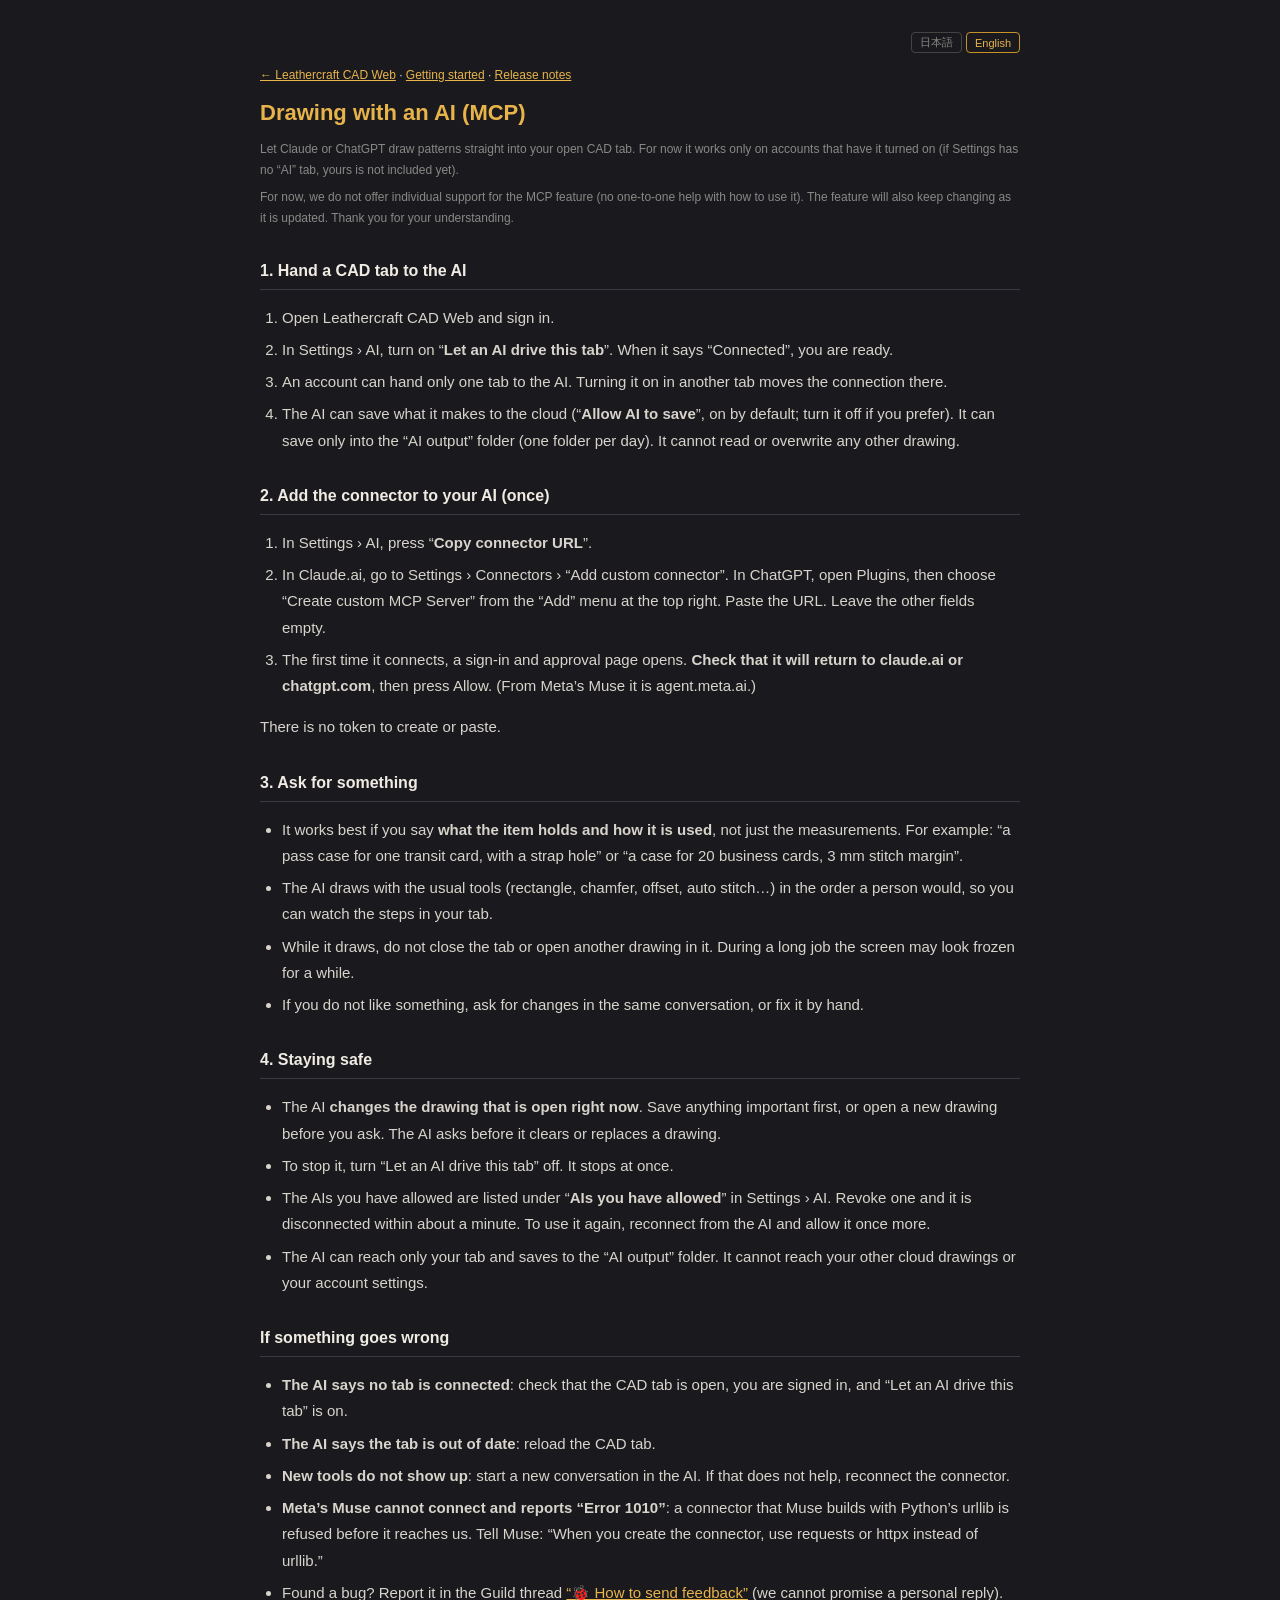
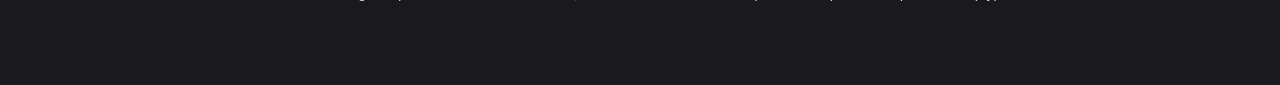
<file: ai.html>
<!DOCTYPE html>
<html lang="ja">
<head>
  <meta charset="UTF-8">
  <meta name="viewport" content="width=device-width, initial-scale=1.0">
  <title>Leathercraft CAD Web — AI と描く / Drawing with an AI</title>
  <link rel="icon" type="image/png" sizes="32x32" href="assets/icons/icon-32.png">
  <link rel="icon" type="image/png" sizes="192x192" href="assets/icons/icon-192.png">
  <link rel="apple-touch-icon" sizes="180x180" href="assets/icons/icon-180.png">
  <meta name="theme-color" content="#1a1a1e">
  <link rel="stylesheet" href="_legal.css?v=2">
  <!-- Google tag (gtag.js) -->
  <script async src="https://www.googletagmanager.com/gtag/js?id=G-QB0HNEXG6E"></script>
  <script>
    window.dataLayer = window.dataLayer || [];
    function gtag(){dataLayer.push(arguments);}
    gtag('js', new Date());
    gtag('config', 'G-QB0HNEXG6E');
  </script>
</head>
<body>
<main>
  <div class="lang"><button type="button" data-lang="ja">日本語</button><button type="button" data-lang="en">English</button></div>

  <section data-lang="ja">
    <nav class="top"><a href="./">← Leathercraft CAD Web</a> · <a href="start.html">始め方</a> · <a href="releases.html">リリースノート</a></nav>
    <h1>AI と描く（MCP）</h1>
    <p class="meta">Claude や ChatGPT に、開いている CAD のタブへ直接型紙を描いてもらう機能です。いまは使える設定になっているアカウントだけで動きます（設定に「AI」タブが無ければ、まだ対象外です）。</p>
    <p class="meta">現段階では、MCP 機能について個別のサポート（使い方の個別のご案内）は行っていません。また、MCP 機能はこれからも随時更新していきます。あらかじめご了承ください。</p>

    <h2>1. CAD のタブを AI に任せる</h2>
    <ol>
      <li>Leathercraft CAD Web を開いてログインします。</li>
      <li>設定 › AI で「<strong>AI からの操作を受け付ける</strong>」をオンにします。「接続済み」になれば準備完了です。</li>
      <li>AI に任せられるのは、アカウントごとに 1 つのタブだけです。別のタブでオンにすると、そちらへ移ります。</li>
      <li>AI は、作った型紙をクラウドに保存できます（「<strong>AI の保存を許可</strong>」、最初からオン。させたくなければオフに）。保存先は「AI出力」フォルダ（日付ごと）だけで、ほかの図面を読んだり上書きしたりはできません。</li>
    </ol>

    <h2>2. AI にコネクタを足す（最初の 1 回だけ）</h2>
    <ol>
      <li>設定 › AI の「<strong>コネクタの URL をコピー</strong>」で URL をコピーします。</li>
      <li>Claude.ai なら 設定 › コネクタ の「カスタムコネクタを追加」、ChatGPT なら Plugins の右上の「Add」から「Create custom MCP Server」を選び、その URL を貼ります。ほかの欄は空のままで構いません。</li>
      <li>最初につなぐと、ログインと許可の画面が開きます。<strong>戻り先が claude.ai や chatgpt.com になっていること</strong>を確かめてから「許可」を押してください。（Meta の Muse からつなぐときは agent.meta.ai です。）</li>
    </ol>
    <p>トークンを作ったり貼ったりする必要はありません。</p>

    <h2>3. 頼んでみる</h2>
    <ul>
      <li>寸法よりも<strong>何を入れるか・どう使うか</strong>から伝えると、うまくいきます。例：「交通系 IC カードが 1 枚入る、ストラップ穴付きのパスケース」「名刺が 20 枚入るケース。縫い代は 3 mm で」。</li>
      <li>AI はふだんのツール（四角・面取り・オフセット・自動ステッチ…）を人と同じ順に使って描くので、タブで手順を見ていられます。</li>
      <li>描いている途中は、タブを閉じたり別の図面を開いたりしないでください。長い作業の間は、画面がしばらく止まって見えることがあります。</li>
      <li>気に入らない所は、そのまま会話で直しを頼めます。自分で手を入れても構いません。</li>
    </ul>

    <h2>4. 安心して使うために</h2>
    <ul>
      <li>AI は<strong>いま開いている図面を直接書き換えます</strong>。大事な図面は、先に保存しておくか、新しい図面を開いてから頼んでください。図面を消したり新しくしたりする前には、AI が確認してきます。</li>
      <li>止めたいときは「AI からの操作を受け付ける」をオフにすれば、すぐに止まります。</li>
      <li>許可した AI は 設定 › AI の「<strong>許可した AI</strong>」に並びます。「解除」を押すと、1 分ほどでつながらなくなります（また使うときは、AI の側でつなぎ直して許可すれば戻ります）。</li>
      <li>AI が届くのは、あなたのタブの操作と「AI出力」フォルダへの保存だけです。クラウドのほかの図面やアカウントの設定には届きません。</li>
    </ul>

    <h2>うまくいかないとき</h2>
    <ul>
      <li><strong>「タブがつながっていない」と言われる</strong>：CAD のタブが開いていて、ログイン済みで、「AI からの操作を受け付ける」がオンかを確かめてください。</li>
      <li><strong>「タブが古い」と言われる</strong>：CAD のタブを再読み込みしてください。</li>
      <li><strong>新しいツールが使えない</strong>：AI 側で新しい会話を始めてください。それでもだめなら、コネクタをつなぎ直してください。</li>
      <li><strong>Meta の Muse で「Error 1010」が出て接続できない</strong>：Muse が作るコネクタが Python の urllib を使っていると、接続の手前で弾かれます。Muse に「コネクタを作るときは urllib の代わりに requests か httpx を使ってください」と伝えてください。</li>
      <li>不具合に気づいたら、ギルドの <a href="https://cad.coffee-craft.net/feedback">「🐞 フィードバックの送り方」</a> でお知らせください（個別の返答はお約束できません）。</li>
    </ul>
  </section>

  <section data-lang="en">
    <nav class="top"><a href="./">← Leathercraft CAD Web</a> · <a href="start.html">Getting started</a> · <a href="releases.html">Release notes</a></nav>
    <h1>Drawing with an AI (MCP)</h1>
    <p class="meta">Let Claude or ChatGPT draw patterns straight into your open CAD tab. For now it works only on accounts that have it turned on (if Settings has no “AI” tab, yours is not included yet).</p>
    <p class="meta">For now, we do not offer individual support for the MCP feature (no one-to-one help with how to use it). The feature will also keep changing as it is updated. Thank you for your understanding.</p>

    <h2>1. Hand a CAD tab to the AI</h2>
    <ol>
      <li>Open Leathercraft CAD Web and sign in.</li>
      <li>In Settings › AI, turn on “<strong>Let an AI drive this tab</strong>”. When it says “Connected”, you are ready.</li>
      <li>An account can hand only one tab to the AI. Turning it on in another tab moves the connection there.</li>
      <li>The AI can save what it makes to the cloud (“<strong>Allow AI to save</strong>”, on by default; turn it off if you prefer). It can save only into the “AI output” folder (one folder per day). It cannot read or overwrite any other drawing.</li>
    </ol>

    <h2>2. Add the connector to your AI (once)</h2>
    <ol>
      <li>In Settings › AI, press “<strong>Copy connector URL</strong>”.</li>
      <li>In Claude.ai, go to Settings › Connectors › “Add custom connector”. In ChatGPT, open Plugins, then choose “Create custom MCP Server” from the “Add” menu at the top right. Paste the URL. Leave the other fields empty.</li>
      <li>The first time it connects, a sign-in and approval page opens. <strong>Check that it will return to claude.ai or chatgpt.com</strong>, then press Allow. (From Meta’s Muse it is agent.meta.ai.)</li>
    </ol>
    <p>There is no token to create or paste.</p>

    <h2>3. Ask for something</h2>
    <ul>
      <li>It works best if you say <strong>what the item holds and how it is used</strong>, not just the measurements. For example: “a pass case for one transit card, with a strap hole” or “a case for 20 business cards, 3 mm stitch margin”.</li>
      <li>The AI draws with the usual tools (rectangle, chamfer, offset, auto stitch…) in the order a person would, so you can watch the steps in your tab.</li>
      <li>While it draws, do not close the tab or open another drawing in it. During a long job the screen may look frozen for a while.</li>
      <li>If you do not like something, ask for changes in the same conversation, or fix it by hand.</li>
    </ul>

    <h2>4. Staying safe</h2>
    <ul>
      <li>The AI <strong>changes the drawing that is open right now</strong>. Save anything important first, or open a new drawing before you ask. The AI asks before it clears or replaces a drawing.</li>
      <li>To stop it, turn “Let an AI drive this tab” off. It stops at once.</li>
      <li>The AIs you have allowed are listed under “<strong>AIs you have allowed</strong>” in Settings › AI. Revoke one and it is disconnected within about a minute. To use it again, reconnect from the AI and allow it once more.</li>
      <li>The AI can reach only your tab and saves to the “AI output” folder. It cannot reach your other cloud drawings or your account settings.</li>
    </ul>

    <h2>If something goes wrong</h2>
    <ul>
      <li><strong>The AI says no tab is connected</strong>: check that the CAD tab is open, you are signed in, and “Let an AI drive this tab” is on.</li>
      <li><strong>The AI says the tab is out of date</strong>: reload the CAD tab.</li>
      <li><strong>New tools do not show up</strong>: start a new conversation in the AI. If that does not help, reconnect the connector.</li>
      <li><strong>Meta’s Muse cannot connect and reports “Error 1010”</strong>: a connector that Muse builds with Python’s urllib is refused before it reaches us. Tell Muse: “When you create the connector, use requests or httpx instead of urllib.”</li>
      <li>Found a bug? Report it in the Guild thread <a href="https://cad.coffee-craft.net/feedback">“🐞 How to send feedback”</a> (we cannot promise a personal reply).</li>
    </ul>
  </section>
</main>
<script src="_legal.js?v=2"></script>
</body>
</html>
</file>
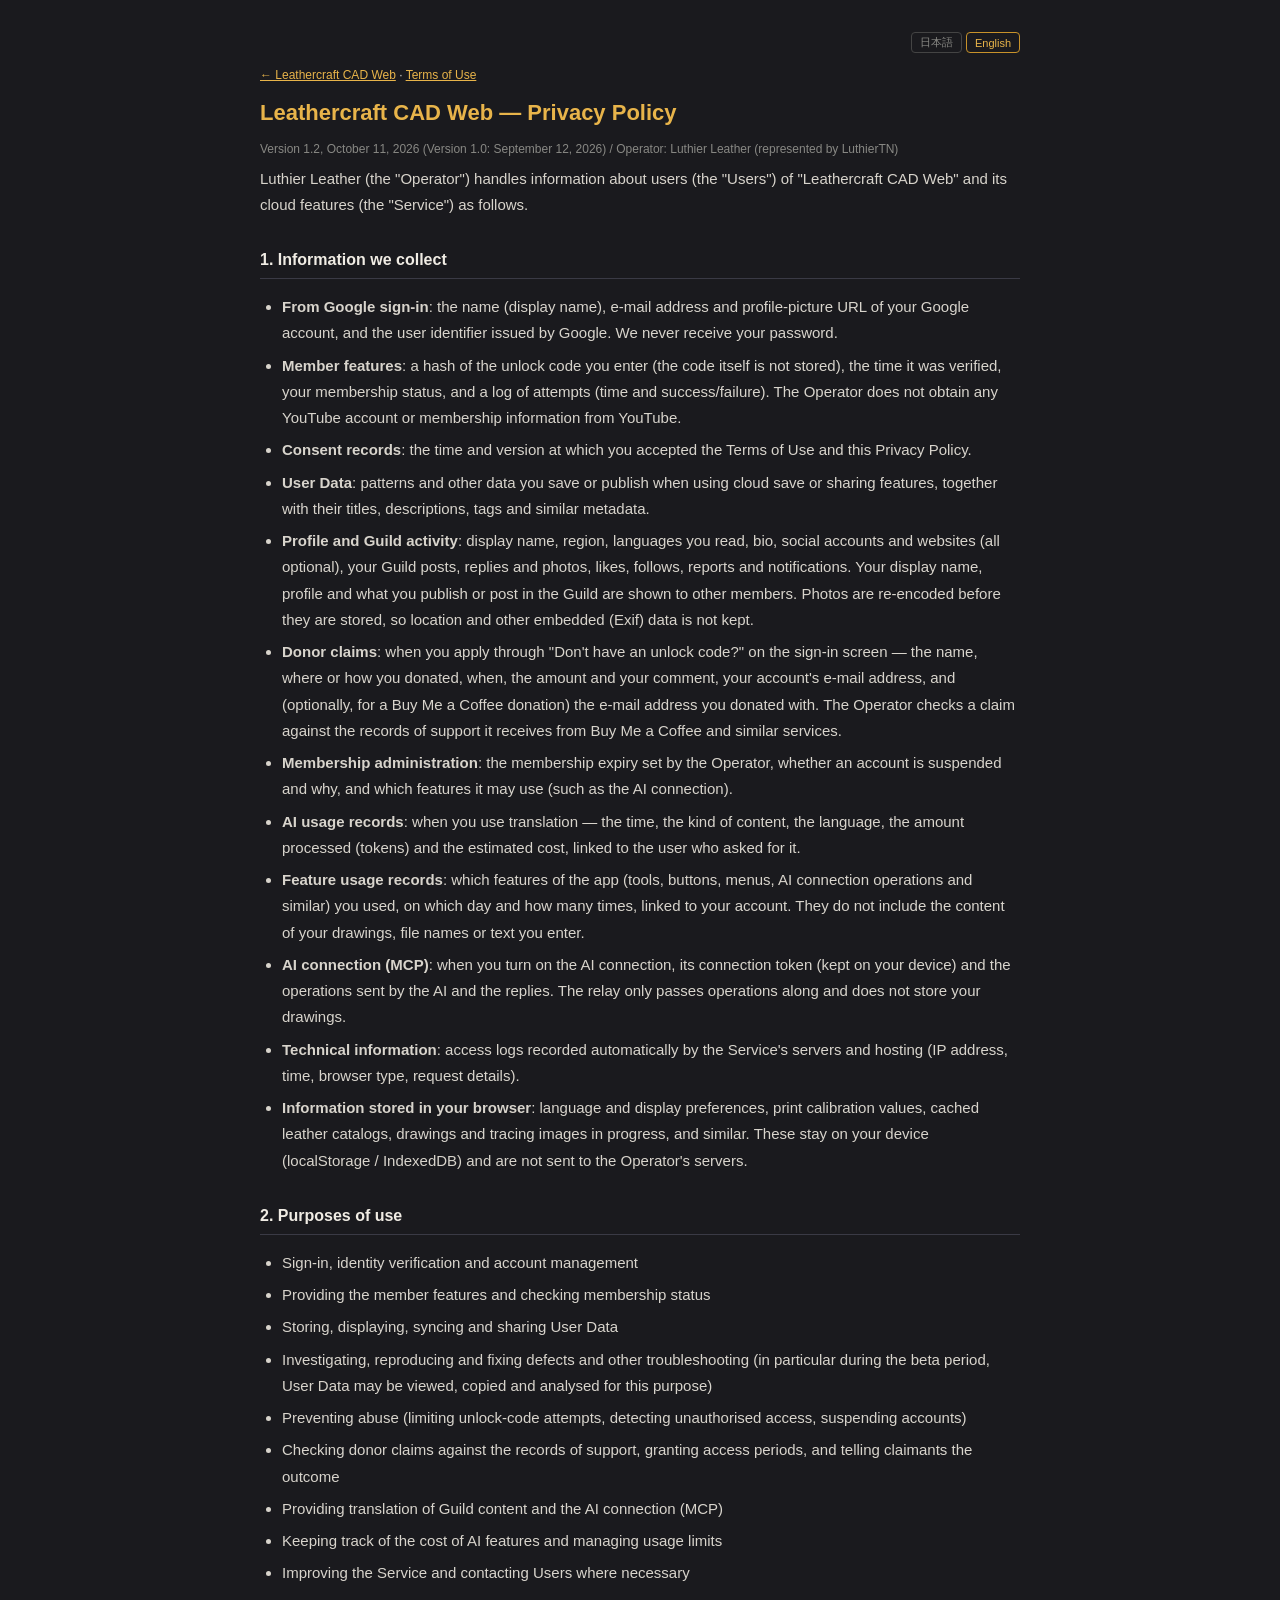
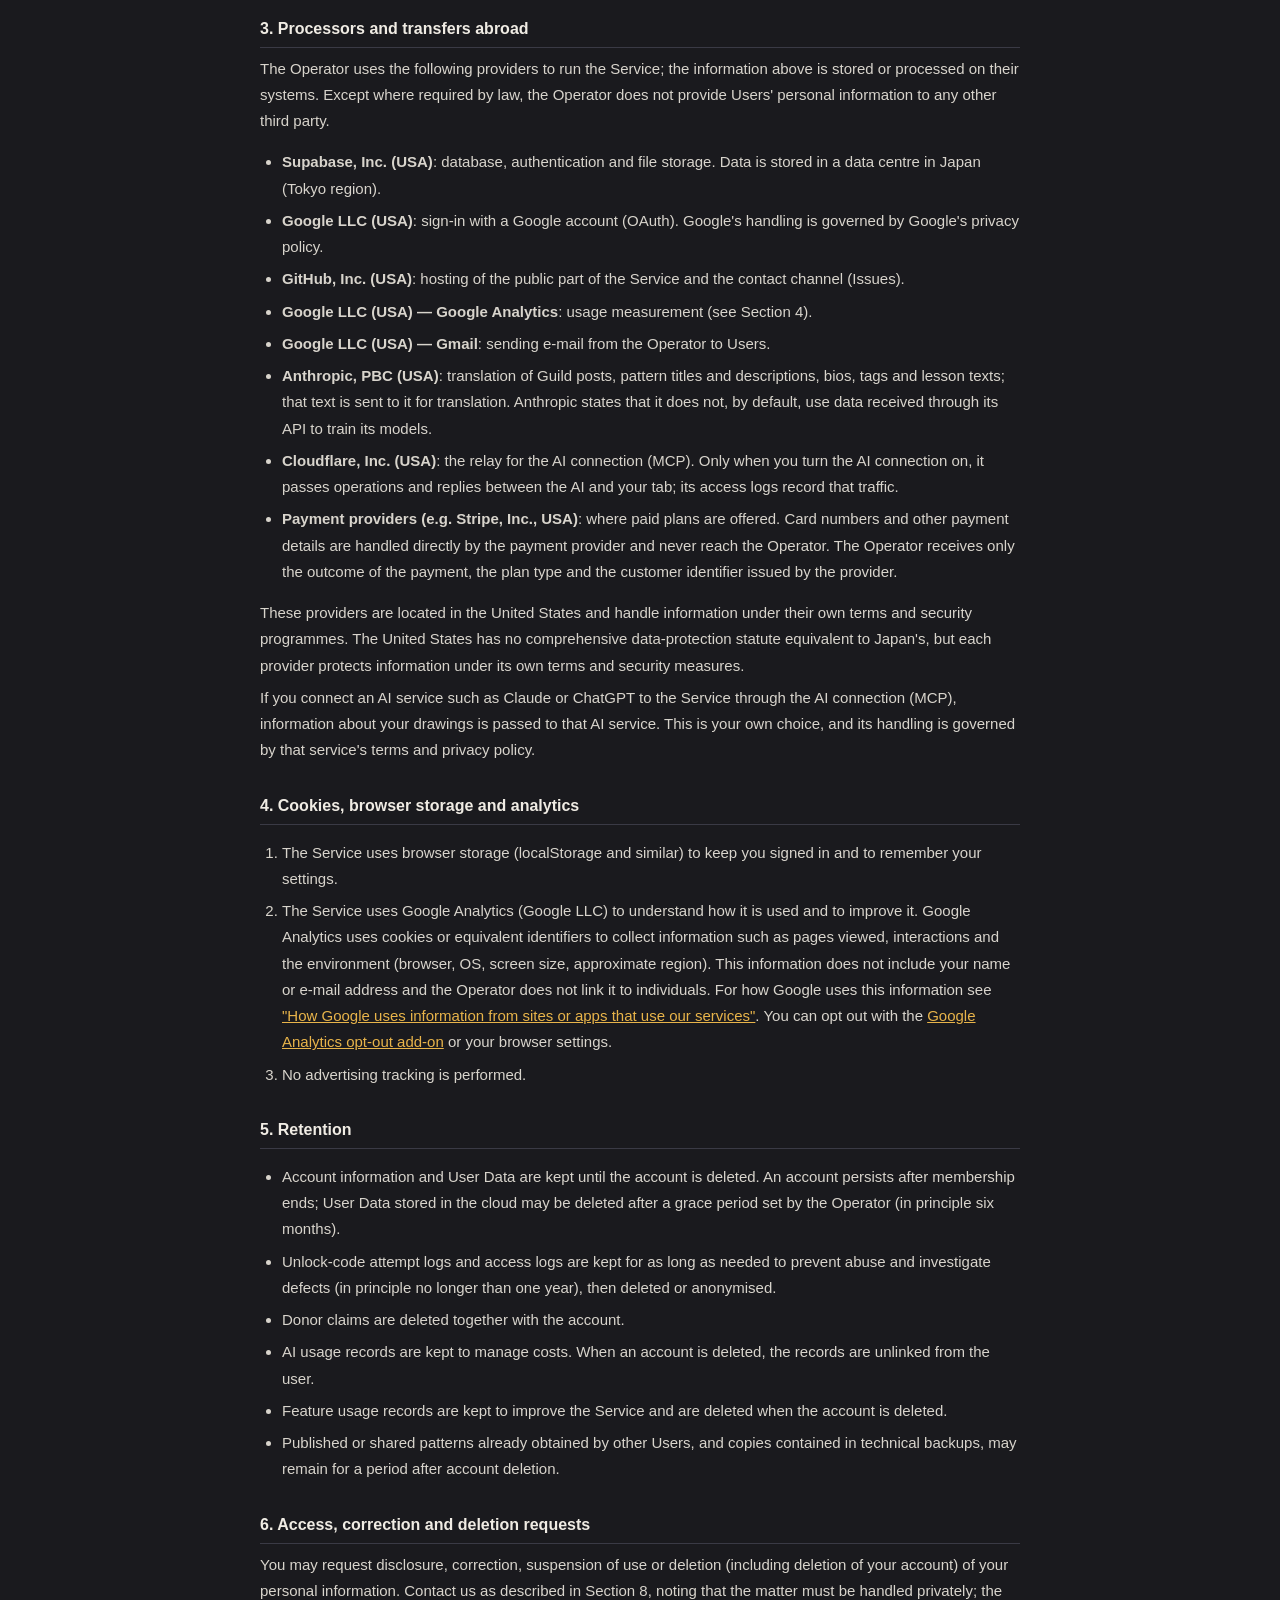
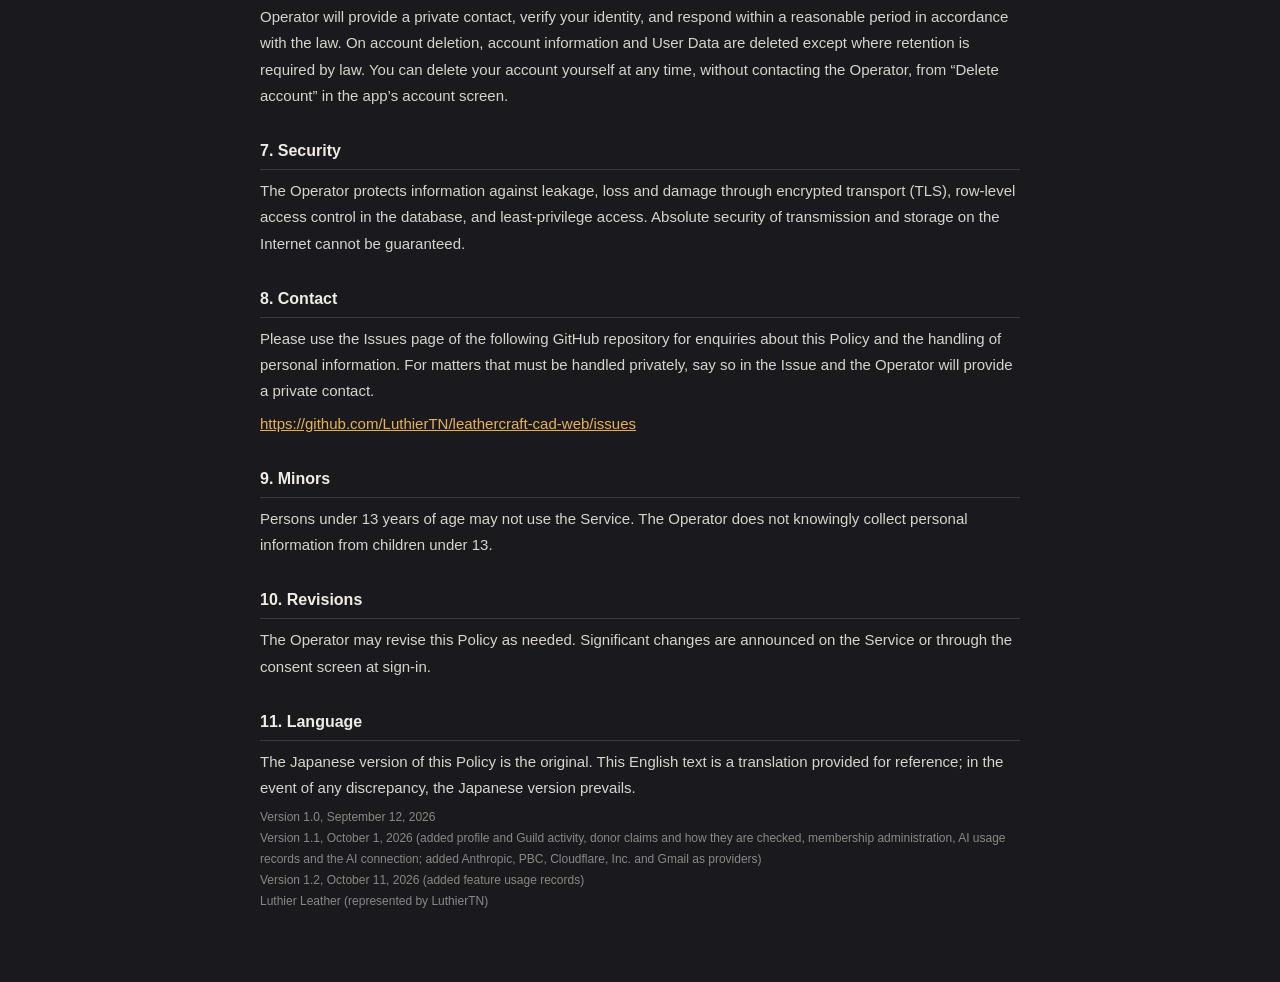
<file: privacy.html>
<!DOCTYPE html>
<html lang="ja">
<head>
  <meta charset="UTF-8">
  <meta name="viewport" content="width=device-width, initial-scale=1.0">
  <title>Leathercraft CAD Web — プライバシーポリシー / Privacy Policy</title>
    <link rel="icon" type="image/png" sizes="32x32" href="assets/icons/icon-32.png">
  <link rel="icon" type="image/png" sizes="192x192" href="assets/icons/icon-192.png">
  <link rel="apple-touch-icon" sizes="180x180" href="assets/icons/icon-180.png">
  <meta name="theme-color" content="#1a1a1e">
<link rel="stylesheet" href="_legal.css?v=2">
  <!-- Google tag (gtag.js) -->
  <script async src="https://www.googletagmanager.com/gtag/js?id=G-QB0HNEXG6E"></script>
  <script>
    window.dataLayer = window.dataLayer || [];
    function gtag(){dataLayer.push(arguments);}
    gtag('js', new Date());
    gtag('config', 'G-QB0HNEXG6E');
  </script>
</head>
<body>
<main>
  <div class="lang"><button type="button" data-lang="ja">日本語</button><button type="button" data-lang="en">English</button></div>

  <section data-lang="ja">
    <nav class="top"><a href="./">← Leathercraft CAD Web</a> · <a href="terms.html">利用規約</a></nav>
    <h1>Leathercraft CAD Web プライバシーポリシー</h1>
    <p class="meta">第1.2版 2026年10月11日 改定（第1.0版 2026年9月12日 制定） ／ 事業者: Luthier Leather（代表 LuthierTN）</p>

    <p>Luthier Leather（以下「運営者」）は、「Leathercraft CAD Web」およびこれに付随するクラウド機能（以下「本サービス」）において取得する利用者（以下「ユーザー」）の情報を、次のとおり取り扱います。</p>

    <h2>1. 取得する情報</h2>
    <ul>
      <li><b>Google ログインにより取得する情報</b>: Google アカウントの氏名（表示名）、メールアドレス、プロフィール画像の URL、Google が発行する利用者識別子。パスワードは取得しません。</li>
      <li><b>会員機能に関する情報</b>: ユーザーが入力したアンロックコードのハッシュ値（コードそのものは保存しません）、確認日時、会員状態、入力の試行履歴（日時と成否）。運営者は YouTube のアカウント情報やメンバーシップ情報を YouTube から取得することはありません。</li>
      <li><b>同意の記録</b>: 利用規約およびプライバシーポリシーに同意した日時とバージョン。</li>
      <li><b>ユーザーデータ</b>: クラウド保存や共有機能を利用した場合に、ユーザーが保存または公開した型紙その他のデータ、およびそれに付随するタイトル、説明、タグ等。</li>
      <li><b>プロフィールとギルドでの活動</b>: 表示名、地域、読める言語、自己紹介、SNS アカウントや Web サイト（いずれも任意入力）、ギルドへの投稿・返信・写真、いいね、フォロー、通報、通知。表示名、プロフィールおよびギルドに公開・投稿した内容は、ほかの会員に表示されます。写真は保存の前に作り直すため、位置情報などの付随情報（Exif）は保存されません。</li>
      <li><b>寄付申請の情報</b>: ログイン画面の「アンロックコードを持っていませんか？」から申し込んだ場合の、お名前、寄付の場所・方法、時期、金額、コメント、アカウントのメールアドレス、および（Buy Me a Coffee で寄付した場合に任意で入力された）寄付に使ったメールアドレス。運営者は、申請の内容を、Buy Me a Coffee 等から受け取っている支援の記録と照合します。</li>
      <li><b>会員状態の管理情報</b>: 運営者が設定する会員の有効期限、利用停止の有無と理由、機能の利用可否（AI 連携など）。</li>
      <li><b>AI 機能の利用記録</b>: 翻訳機能を使ったときの日時、対象の種類、言語、処理量（トークン数）、概算費用。翻訳を依頼したユーザーに紐づけて記録します。</li>
      <li><b>機能の利用記録</b>: アプリのどの機能（ツール、ボタン、メニュー、AI 連携の操作など）を、どの日に何回使ったか。ユーザーに紐づけて記録します。図面の内容、ファイル名、入力した文字は含みません。</li>
      <li><b>AI 連携（MCP）の情報</b>: ユーザーが AI 連携を有効にした場合の接続トークン（ユーザーの端末内に保存）と、AI からの操作とその応答。中継サーバーは操作を中継するだけで、図面の内容を保存しません。</li>
      <li><b>技術的な情報</b>: 本サービスのサーバーおよび配信基盤が自動的に記録するアクセスログ（IP アドレス、日時、ブラウザの種類、リクエストの内容等）。</li>
      <li><b>ブラウザ内に保存される情報</b>: 言語設定、表示設定、印刷校正値、革カタログのキャッシュ、作業中の図面や下絵など。これらはユーザーの端末内（localStorage / IndexedDB）にのみ保存され、運営者のサーバーには送信されません。</li>
    </ul>

    <h2>2. 利用目的</h2>
    <ul>
      <li>ログインおよび本人確認、アカウントの管理</li>
      <li>会員機能の提供および会員状態の確認</li>
      <li>ユーザーデータの保存、表示、同期、共有機能の提供</li>
      <li>不具合の調査、再現、修正その他トラブルシューティング（特にベータ期間中は、ユーザーデータを閲覧、複製、解析することがあります）</li>
      <li>不正利用の防止（アンロックコードの試行回数制限、不正アクセスの検知、利用停止等）</li>
      <li>寄付申請の内容と支援の記録との照合、利用期間の付与、およびその結果の連絡</li>
      <li>ギルドの投稿等の翻訳機能、および AI 連携（MCP）機能の提供</li>
      <li>AI 機能にかかる費用の把握と、利用量の上限の管理</li>
      <li>本サービスの改善、および運営者からユーザーへの必要な連絡</li>
    </ul>

    <h2>3. 委託先および外国にある第三者への提供</h2>
    <p>運営者は、本サービスの提供のため、次の事業者のサービスを利用しており、上記の情報はこれらの事業者のサーバーに保存または処理されます。運営者は、法令に基づく場合を除き、これら以外の第三者にユーザーの個人情報を提供しません。</p>
    <ul>
      <li><b>Supabase, Inc.（米国）</b>: データベース、認証、ファイル保管。データは日本（東京リージョン）のデータセンターに保存されます。</li>
      <li><b>Google LLC（米国）</b>: Google アカウントによるログイン（OAuth）。Google 側の取り扱いは Google のプライバシーポリシーに従います。</li>
      <li><b>GitHub, Inc.（米国）</b>: 本サービスの公開部分の配信、および問い合わせ窓口（Issues）。</li>
      <li><b>Google LLC（米国）— Google アナリティクス</b>: 利用状況の計測（第4条参照）。</li>
      <li><b>Google LLC（米国）— Gmail</b>: 運営者からユーザーへのメールの送信。</li>
      <li><b>Anthropic, PBC（米国）</b>: ギルドの投稿、型紙のタイトルと説明、自己紹介、タグ、講習の文章の翻訳。翻訳のためにこれらの文章を送信します。Anthropic は、API を通じて受け取ったデータを既定ではモデルの学習に使用しない旨を定めています。</li>
      <li><b>Cloudflare, Inc.（米国）</b>: AI 連携（MCP）の中継サーバー。ユーザーが AI 連携を有効にした場合に限り、AI からの操作と応答を中継し、通信の記録（アクセスログ）が残ります。</li>
      <li><b>決済事業者（Stripe, Inc.（米国）等）</b>: 有料プランの決済を導入する場合。クレジットカード番号等の決済情報は決済事業者が直接取り扱い、運営者は取得しません。運営者が受け取るのは、決済の成否、プランの種別、決済事業者が発行する顧客識別子等に限られます。</li>
    </ul>
    <p>これらの事業者はいずれも米国に所在し、各社が定める個人情報保護の仕組みに従って情報を取り扱います。米国には日本と同等の個人情報保護制度に関する包括的な法律はありませんが、各社は自社の規約およびセキュリティ体制のもとで情報を保護しています。</p>
    <p>ユーザーが AI 連携（MCP）で Claude、ChatGPT などの AI サービスを本サービスに接続した場合、そのAI サービスには図面の情報などが渡ります。これはユーザー自身の選択によるもので、その取り扱いは各 AI サービスの規約およびプライバシーポリシーに従います。</p>

    <h2>4. Cookie、ブラウザ保存およびアクセス解析</h2>
    <ol>
      <li>本サービスは、ログイン状態の維持と設定の保存のためにブラウザの localStorage 等を使用します。</li>
      <li>本サービスは、利用状況の把握と改善のために Google アナリティクス（Google LLC）を使用します。Google アナリティクスは Cookie または同等の識別子を用いて、閲覧したページ、操作、利用環境（ブラウザ、OS、画面サイズ、おおよその地域）等の情報を収集します。収集される情報に氏名やメールアドレスは含まれず、運営者はこれらを個人と結びつけて利用しません。Google による情報の取り扱いは、<a href="https://policies.google.com/technologies/partner-sites?hl=ja" target="_blank" rel="noopener">「Google のサービスを使用するサイトやアプリから収集した情報の Google による使用」</a>をご参照ください。収集を望まない場合は、<a href="https://tools.google.com/dlpage/gaoptout?hl=ja" target="_blank" rel="noopener">Google アナリティクス オプトアウト アドオン</a>やブラウザの設定により無効化できます。</li>
      <li>広告目的のトラッキングは行っていません。</li>
    </ol>

    <h2>5. 保管期間</h2>
    <ul>
      <li>アカウントに紐づく情報およびユーザーデータは、アカウントが削除されるまで保管します。会員資格を失った後もアカウントは存続し、クラウドに保存されたユーザーデータは、運営者が定める猶予期間（原則として6か月）を経過した後に削除することがあります。</li>
      <li>アンロックコードの試行履歴およびアクセスログは、不正利用の防止と不具合調査に必要な期間（原則として1年以内）保管した後、削除または匿名化します。</li>
      <li>寄付申請の情報は、アカウントの削除とともに削除します。</li>
      <li>AI 機能の利用記録は、費用の管理のために保管します。アカウントを削除した場合、記録とユーザーとの紐づけを外します。</li>
      <li>機能の利用記録は、本サービスの改善のために保管し、アカウントを削除した場合は削除します。</li>
      <li>公開・共有された型紙のうち他のユーザーが既に取得したもの、および技術上のバックアップに含まれるものは、アカウント削除後も一定期間残ることがあります。</li>
    </ul>

    <h2>6. 開示、訂正、削除等の請求</h2>
    <p>ユーザーは、自身の個人情報について、開示、訂正、利用停止、削除（アカウントの削除を含む）を請求できます。第8条の連絡先へ、非公開で扱う必要がある旨をお書き添えのうえお申し出ください。運営者から個別の連絡先をご案内し、本人確認のうえ、法令に従い合理的な期間内に対応します。法令上保管が必要な情報を除き、アカウント削除の際にはアカウントに紐づく情報とユーザーデータを削除します。アカウントの削除は、アプリのアカウント画面にある「アカウントの削除」から、運営者への連絡なしにいつでもご自身で行えます。</p>

    <h2>7. 安全管理</h2>
    <p>運営者は、通信の暗号化（TLS）、データベースの行単位のアクセス制御、権限の最小化などにより、情報の漏えい、滅失、毀損の防止に努めます。ただし、インターネット上の通信および保管の絶対的な安全は保証できません。</p>

    <h2>8. 連絡先</h2>
    <p>本ポリシーおよび個人情報の取り扱いに関するお問い合わせは、次の GitHub リポジトリの Issues からお願いします。非公開で扱う必要がある事項は、Issue にその旨をお書きください。運営者から個別の連絡先をご案内します。</p>
    <p><a href="https://github.com/LuthierTN/leathercraft-cad-web/issues" target="_blank" rel="noopener">https://github.com/LuthierTN/leathercraft-cad-web/issues</a></p>

    <h2>9. 未成年者の利用</h2>
    <p>13歳未満の方は本サービスを利用できません。運営者は、13歳未満の方の個人情報を故意に取得しません。</p>

    <h2>10. 改定</h2>
    <p>運営者は、必要に応じて本ポリシーを改定することがあります。重要な変更を行う場合は、本サービス上での掲示またはログイン時の同意画面によりお知らせします。</p>

    <h2>11. 言語</h2>
    <p>本ポリシーは日本語版を原本とします。英語版は参考のための翻訳であり、両者の間に相違がある場合は日本語版が優先します。</p>

    <p class="meta">2026年9月12日 第1.0版 制定<br>2026年10月1日 第1.1版 改定（プロフィールとギルド、寄付申請とその照合、会員状態の管理、AI 機能の利用記録、AI 連携を追記。委託先に Anthropic, PBC、Cloudflare, Inc.、Gmail を追加）<br>2026年10月11日 第1.2版 改定（機能の利用記録を追記）<br>Luthier Leather（代表 LuthierTN）</p>
  </section>

  <section data-lang="en">
    <nav class="top"><a href="./">← Leathercraft CAD Web</a> · <a href="terms.html">Terms of Use</a></nav>
    <h1>Leathercraft CAD Web — Privacy Policy</h1>
    <p class="meta">Version 1.2, October 11, 2026 (Version 1.0: September 12, 2026) / Operator: Luthier Leather (represented by LuthierTN)</p>

    <p>Luthier Leather (the "Operator") handles information about users (the "Users") of "Leathercraft CAD Web" and its cloud features (the "Service") as follows.</p>

    <h2>1. Information we collect</h2>
    <ul>
      <li><b>From Google sign-in</b>: the name (display name), e-mail address and profile-picture URL of your Google account, and the user identifier issued by Google. We never receive your password.</li>
      <li><b>Member features</b>: a hash of the unlock code you enter (the code itself is not stored), the time it was verified, your membership status, and a log of attempts (time and success/failure). The Operator does not obtain any YouTube account or membership information from YouTube.</li>
      <li><b>Consent records</b>: the time and version at which you accepted the Terms of Use and this Privacy Policy.</li>
      <li><b>User Data</b>: patterns and other data you save or publish when using cloud save or sharing features, together with their titles, descriptions, tags and similar metadata.</li>
      <li><b>Profile and Guild activity</b>: display name, region, languages you read, bio, social accounts and websites (all optional), your Guild posts, replies and photos, likes, follows, reports and notifications. Your display name, profile and what you publish or post in the Guild are shown to other members. Photos are re-encoded before they are stored, so location and other embedded (Exif) data is not kept.</li>
      <li><b>Donor claims</b>: when you apply through "Don't have an unlock code?" on the sign-in screen — the name, where or how you donated, when, the amount and your comment, your account's e-mail address, and (optionally, for a Buy Me a Coffee donation) the e-mail address you donated with. The Operator checks a claim against the records of support it receives from Buy Me a Coffee and similar services.</li>
      <li><b>Membership administration</b>: the membership expiry set by the Operator, whether an account is suspended and why, and which features it may use (such as the AI connection).</li>
      <li><b>AI usage records</b>: when you use translation — the time, the kind of content, the language, the amount processed (tokens) and the estimated cost, linked to the user who asked for it.</li>
      <li><b>Feature usage records</b>: which features of the app (tools, buttons, menus, AI connection operations and similar) you used, on which day and how many times, linked to your account. They do not include the content of your drawings, file names or text you enter.</li>
      <li><b>AI connection (MCP)</b>: when you turn on the AI connection, its connection token (kept on your device) and the operations sent by the AI and the replies. The relay only passes operations along and does not store your drawings.</li>
      <li><b>Technical information</b>: access logs recorded automatically by the Service's servers and hosting (IP address, time, browser type, request details).</li>
      <li><b>Information stored in your browser</b>: language and display preferences, print calibration values, cached leather catalogs, drawings and tracing images in progress, and similar. These stay on your device (localStorage / IndexedDB) and are not sent to the Operator's servers.</li>
    </ul>

    <h2>2. Purposes of use</h2>
    <ul>
      <li>Sign-in, identity verification and account management</li>
      <li>Providing the member features and checking membership status</li>
      <li>Storing, displaying, syncing and sharing User Data</li>
      <li>Investigating, reproducing and fixing defects and other troubleshooting (in particular during the beta period, User Data may be viewed, copied and analysed for this purpose)</li>
      <li>Preventing abuse (limiting unlock-code attempts, detecting unauthorised access, suspending accounts)</li>
      <li>Checking donor claims against the records of support, granting access periods, and telling claimants the outcome</li>
      <li>Providing translation of Guild content and the AI connection (MCP)</li>
      <li>Keeping track of the cost of AI features and managing usage limits</li>
      <li>Improving the Service and contacting Users where necessary</li>
    </ul>

    <h2>3. Processors and transfers abroad</h2>
    <p>The Operator uses the following providers to run the Service; the information above is stored or processed on their systems. Except where required by law, the Operator does not provide Users' personal information to any other third party.</p>
    <ul>
      <li><b>Supabase, Inc. (USA)</b>: database, authentication and file storage. Data is stored in a data centre in Japan (Tokyo region).</li>
      <li><b>Google LLC (USA)</b>: sign-in with a Google account (OAuth). Google's handling is governed by Google's privacy policy.</li>
      <li><b>GitHub, Inc. (USA)</b>: hosting of the public part of the Service and the contact channel (Issues).</li>
      <li><b>Google LLC (USA) — Google Analytics</b>: usage measurement (see Section 4).</li>
      <li><b>Google LLC (USA) — Gmail</b>: sending e-mail from the Operator to Users.</li>
      <li><b>Anthropic, PBC (USA)</b>: translation of Guild posts, pattern titles and descriptions, bios, tags and lesson texts; that text is sent to it for translation. Anthropic states that it does not, by default, use data received through its API to train its models.</li>
      <li><b>Cloudflare, Inc. (USA)</b>: the relay for the AI connection (MCP). Only when you turn the AI connection on, it passes operations and replies between the AI and your tab; its access logs record that traffic.</li>
      <li><b>Payment providers (e.g. Stripe, Inc., USA)</b>: where paid plans are offered. Card numbers and other payment details are handled directly by the payment provider and never reach the Operator. The Operator receives only the outcome of the payment, the plan type and the customer identifier issued by the provider.</li>
    </ul>
    <p>These providers are located in the United States and handle information under their own terms and security programmes. The United States has no comprehensive data-protection statute equivalent to Japan's, but each provider protects information under its own terms and security measures.</p>
    <p>If you connect an AI service such as Claude or ChatGPT to the Service through the AI connection (MCP), information about your drawings is passed to that AI service. This is your own choice, and its handling is governed by that service's terms and privacy policy.</p>

    <h2>4. Cookies, browser storage and analytics</h2>
    <ol>
      <li>The Service uses browser storage (localStorage and similar) to keep you signed in and to remember your settings.</li>
      <li>The Service uses Google Analytics (Google LLC) to understand how it is used and to improve it. Google Analytics uses cookies or equivalent identifiers to collect information such as pages viewed, interactions and the environment (browser, OS, screen size, approximate region). This information does not include your name or e-mail address and the Operator does not link it to individuals. For how Google uses this information see <a href="https://policies.google.com/technologies/partner-sites" target="_blank" rel="noopener">"How Google uses information from sites or apps that use our services"</a>. You can opt out with the <a href="https://tools.google.com/dlpage/gaoptout" target="_blank" rel="noopener">Google Analytics opt-out add-on</a> or your browser settings.</li>
      <li>No advertising tracking is performed.</li>
    </ol>

    <h2>5. Retention</h2>
    <ul>
      <li>Account information and User Data are kept until the account is deleted. An account persists after membership ends; User Data stored in the cloud may be deleted after a grace period set by the Operator (in principle six months).</li>
      <li>Unlock-code attempt logs and access logs are kept for as long as needed to prevent abuse and investigate defects (in principle no longer than one year), then deleted or anonymised.</li>
      <li>Donor claims are deleted together with the account.</li>
      <li>AI usage records are kept to manage costs. When an account is deleted, the records are unlinked from the user.</li>
      <li>Feature usage records are kept to improve the Service and are deleted when the account is deleted.</li>
      <li>Published or shared patterns already obtained by other Users, and copies contained in technical backups, may remain for a period after account deletion.</li>
    </ul>

    <h2>6. Access, correction and deletion requests</h2>
    <p>You may request disclosure, correction, suspension of use or deletion (including deletion of your account) of your personal information. Contact us as described in Section 8, noting that the matter must be handled privately; the Operator will provide a private contact, verify your identity, and respond within a reasonable period in accordance with the law. On account deletion, account information and User Data are deleted except where retention is required by law. You can delete your account yourself at any time, without contacting the Operator, from “Delete account” in the app’s account screen.</p>

    <h2>7. Security</h2>
    <p>The Operator protects information against leakage, loss and damage through encrypted transport (TLS), row-level access control in the database, and least-privilege access. Absolute security of transmission and storage on the Internet cannot be guaranteed.</p>

    <h2>8. Contact</h2>
    <p>Please use the Issues page of the following GitHub repository for enquiries about this Policy and the handling of personal information. For matters that must be handled privately, say so in the Issue and the Operator will provide a private contact.</p>
    <p><a href="https://github.com/LuthierTN/leathercraft-cad-web/issues" target="_blank" rel="noopener">https://github.com/LuthierTN/leathercraft-cad-web/issues</a></p>

    <h2>9. Minors</h2>
    <p>Persons under 13 years of age may not use the Service. The Operator does not knowingly collect personal information from children under 13.</p>

    <h2>10. Revisions</h2>
    <p>The Operator may revise this Policy as needed. Significant changes are announced on the Service or through the consent screen at sign-in.</p>

    <h2>11. Language</h2>
    <p>The Japanese version of this Policy is the original. This English text is a translation provided for reference; in the event of any discrepancy, the Japanese version prevails.</p>

    <p class="meta">Version 1.0, September 12, 2026<br>Version 1.1, October 1, 2026 (added profile and Guild activity, donor claims and how they are checked, membership administration, AI usage records and the AI connection; added Anthropic, PBC, Cloudflare, Inc. and Gmail as providers)<br>Version 1.2, October 11, 2026 (added feature usage records)<br>Luthier Leather (represented by LuthierTN)</p>
  </section>
</main>
<script src="_legal.js?v=2"></script>
</body>
</html>
</file>
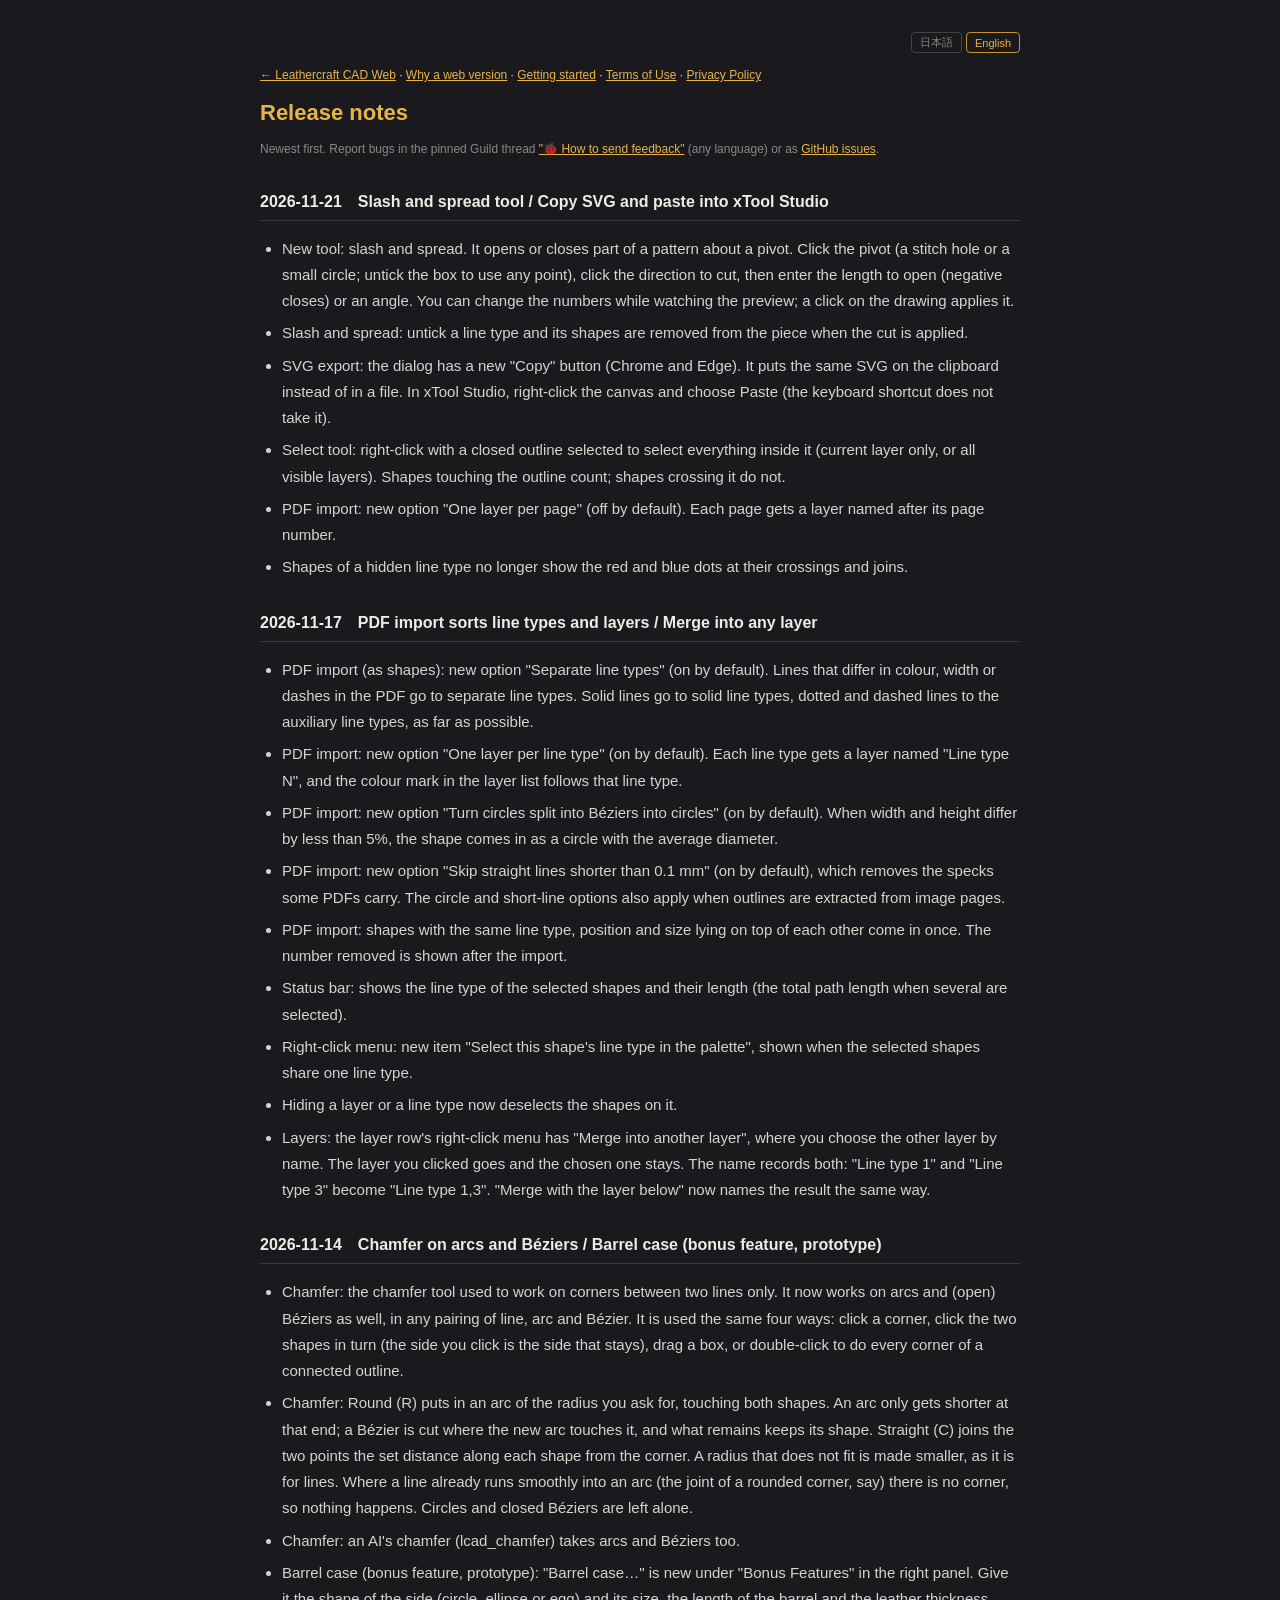
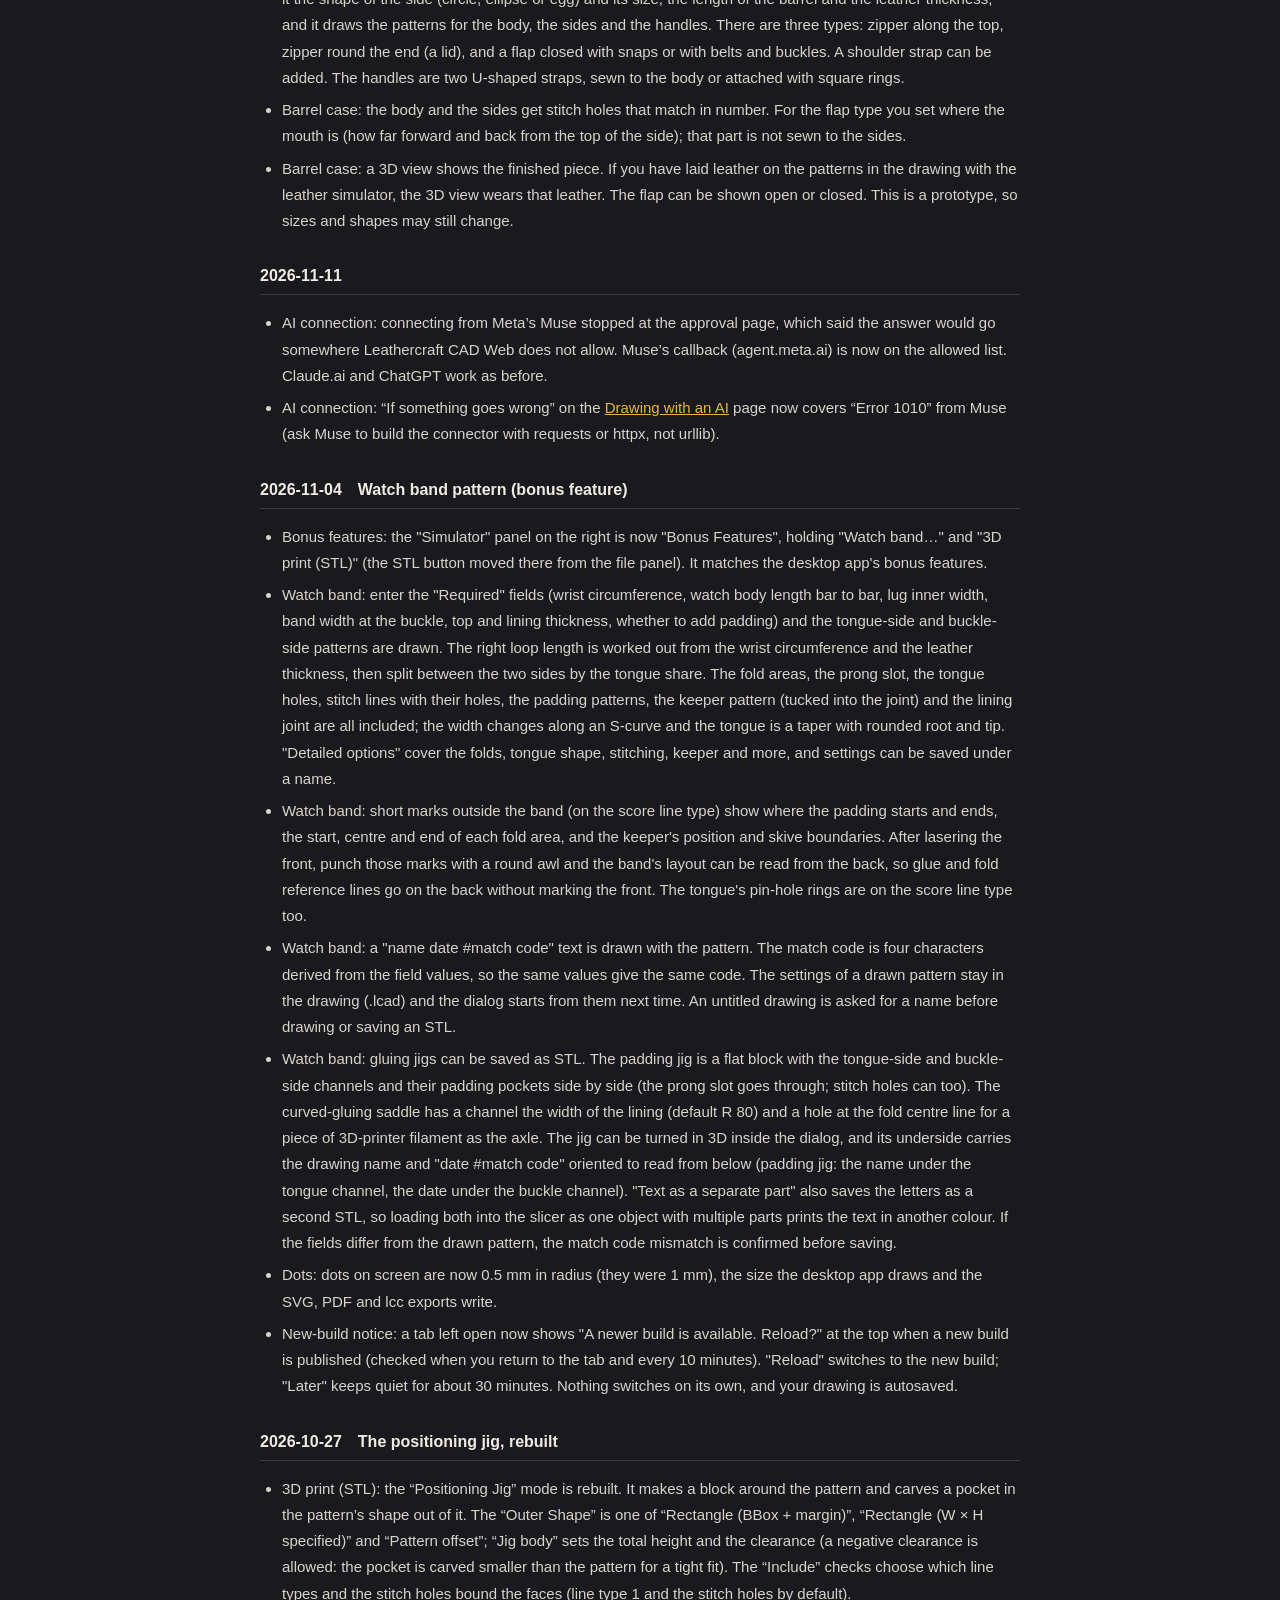
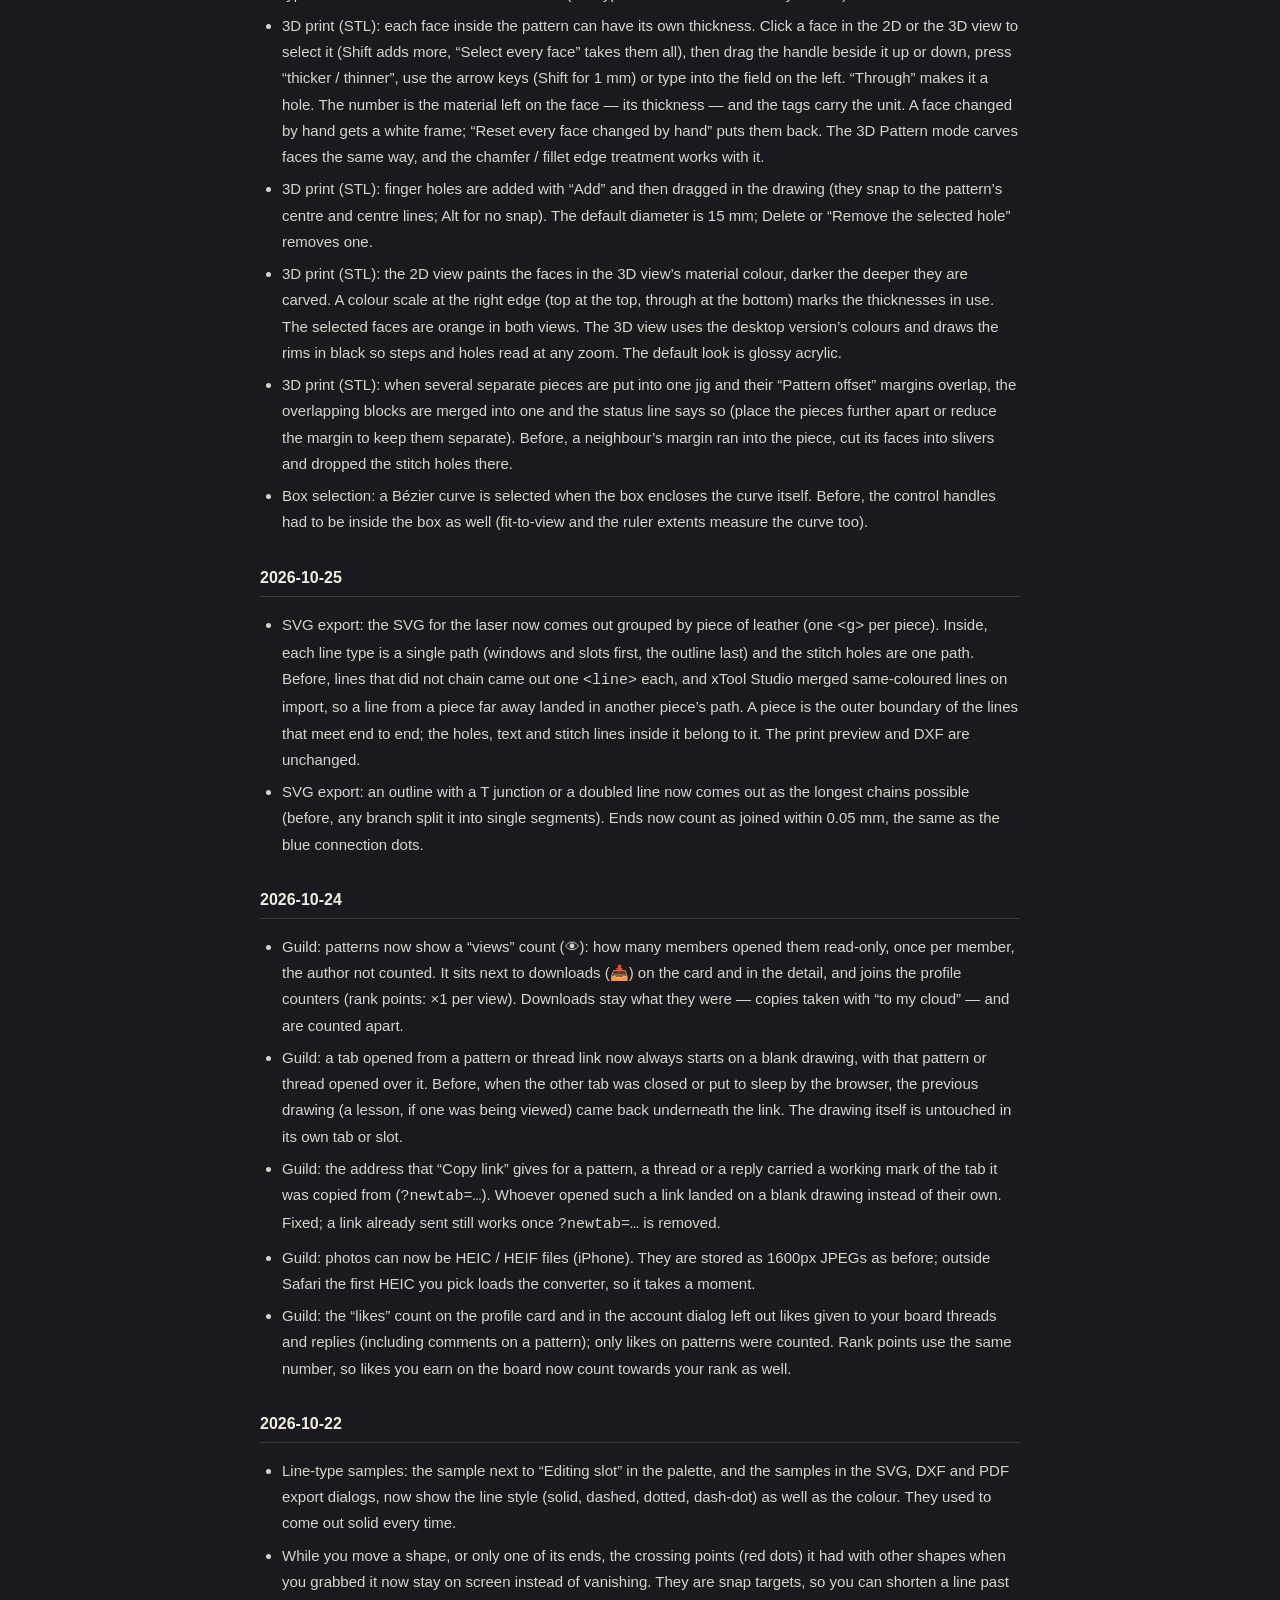
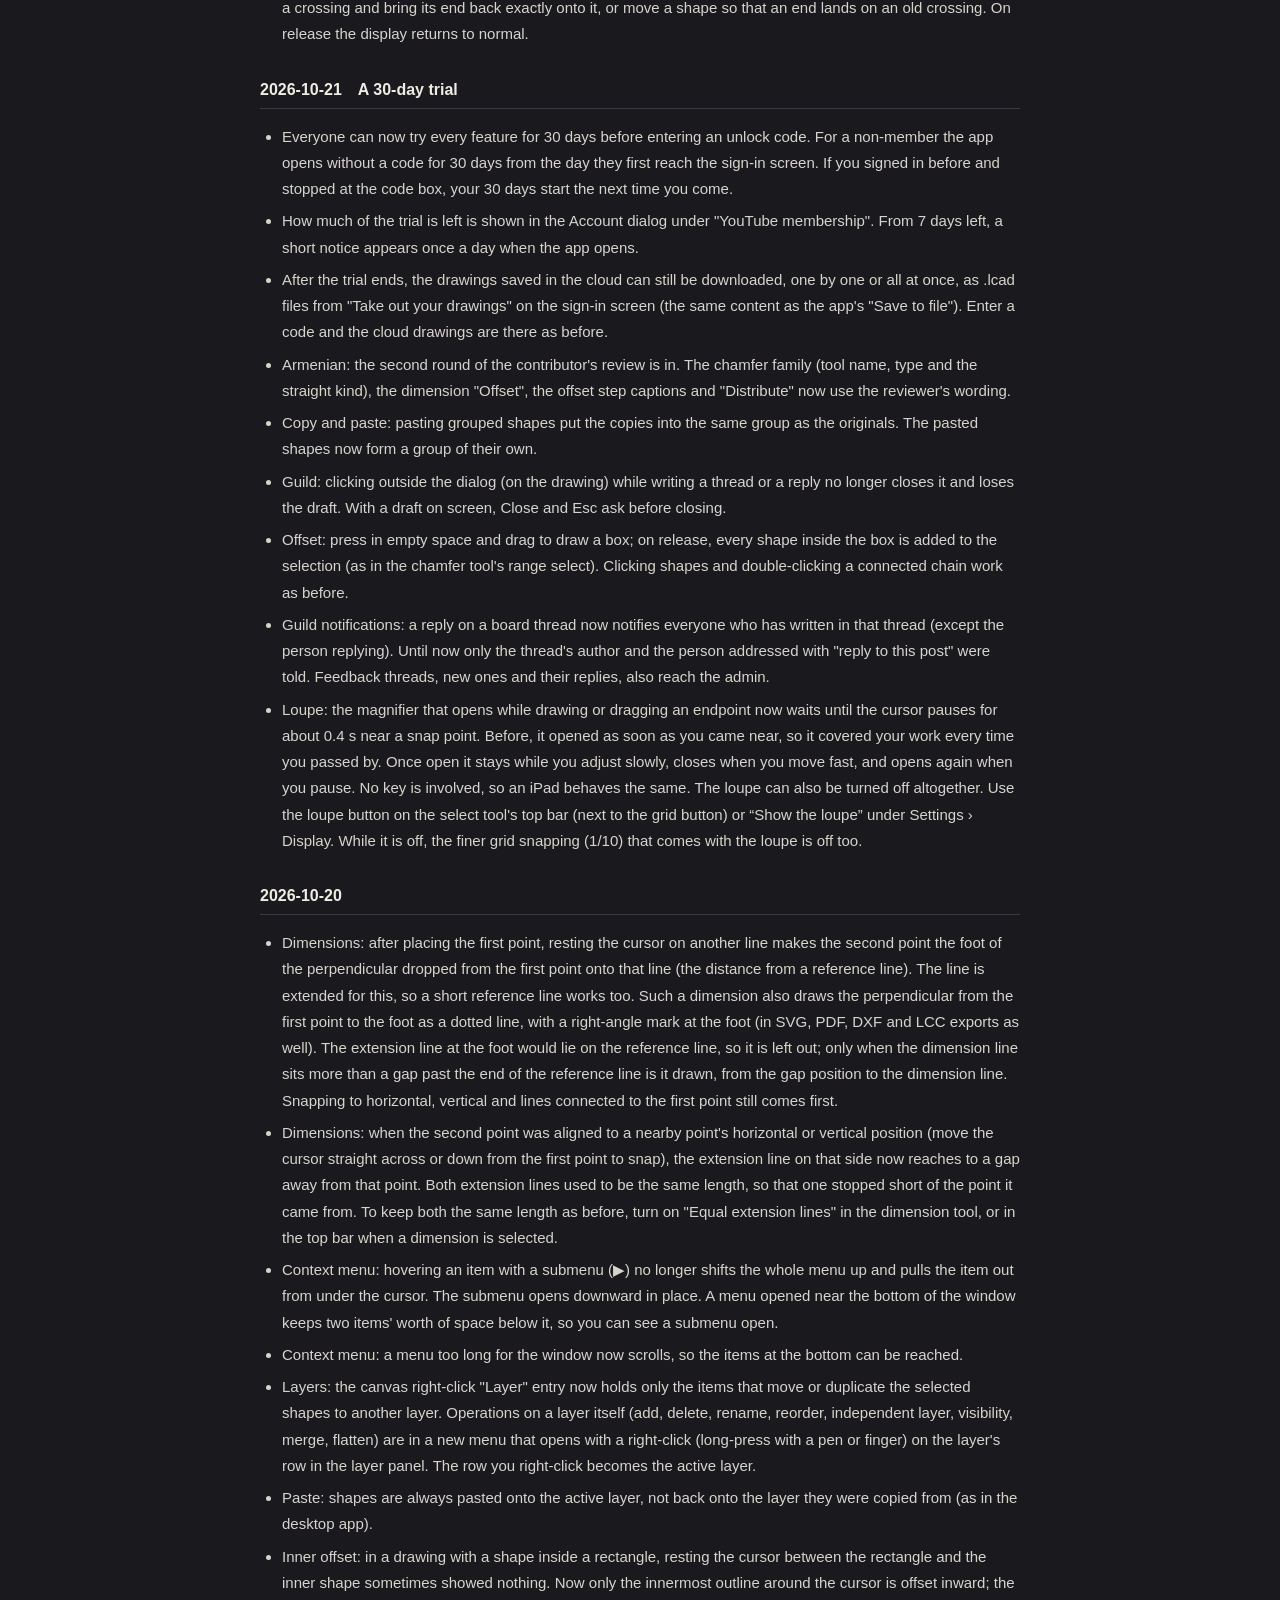
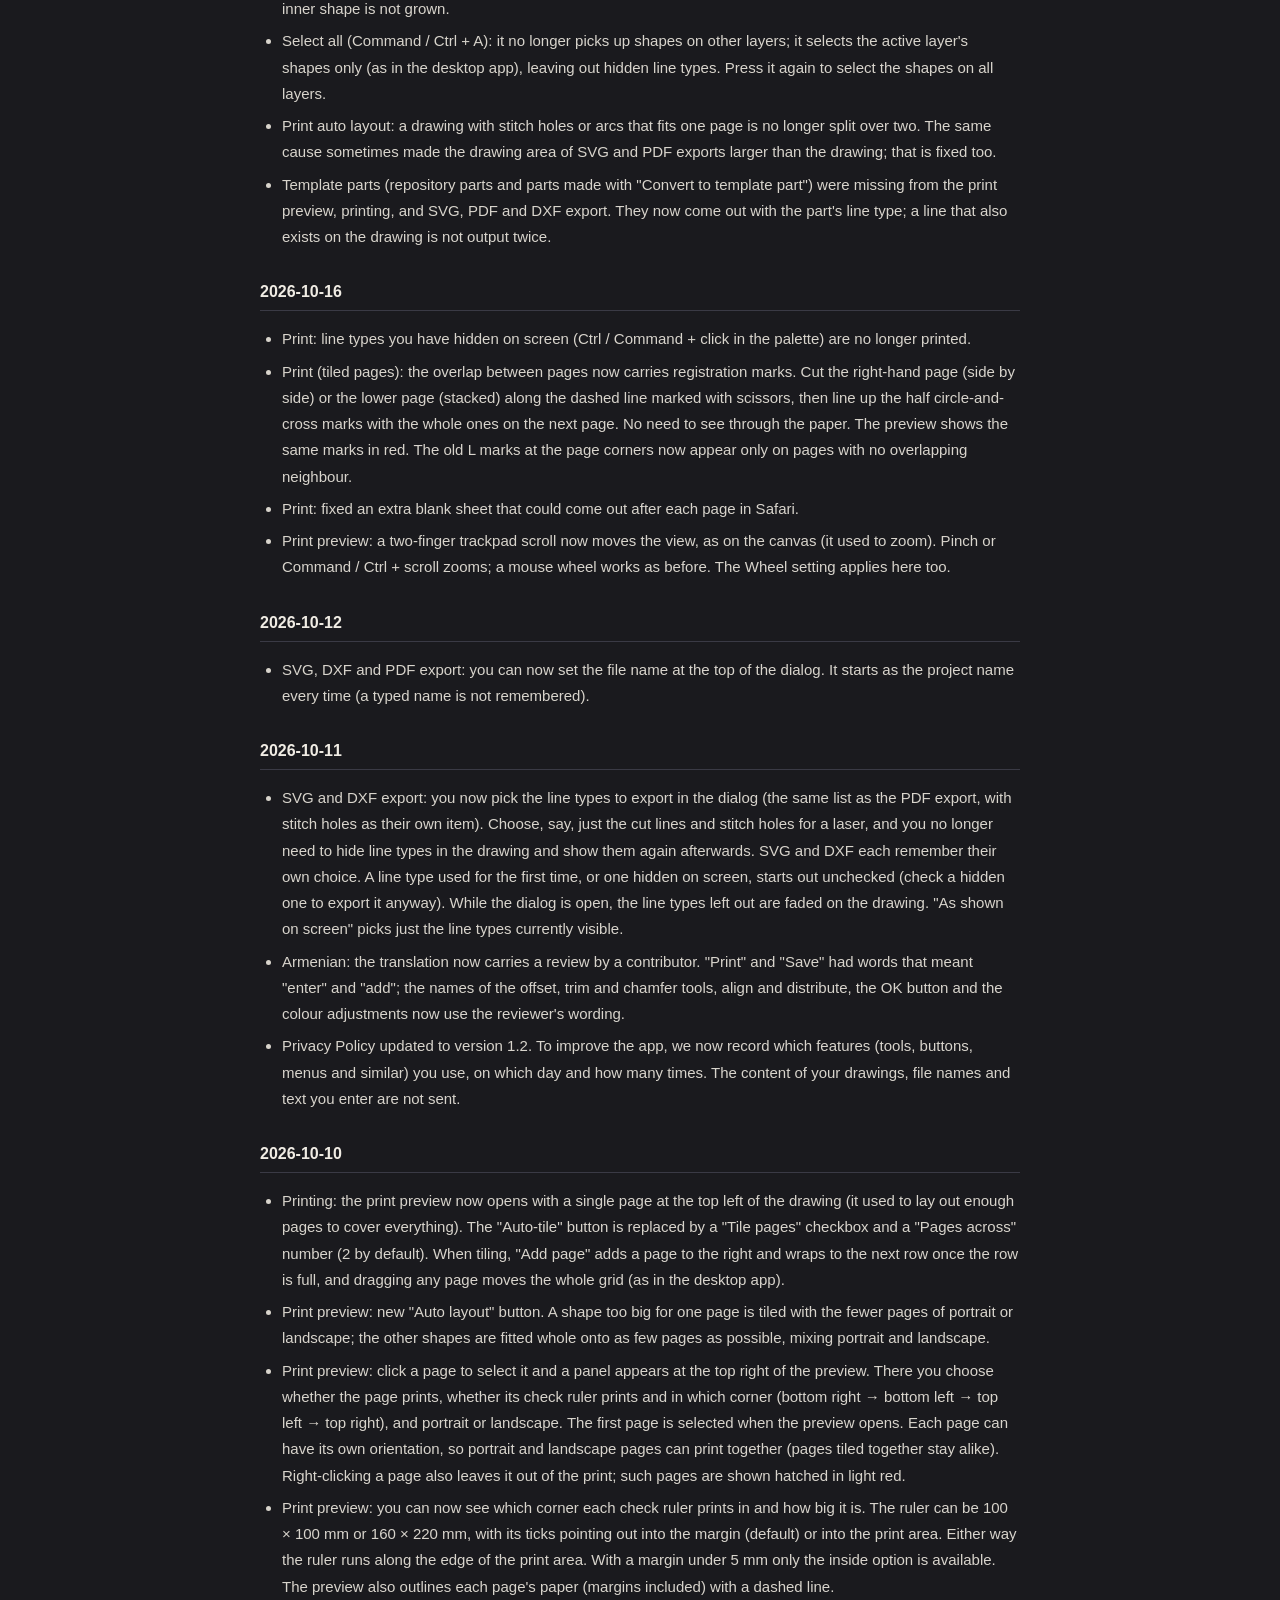
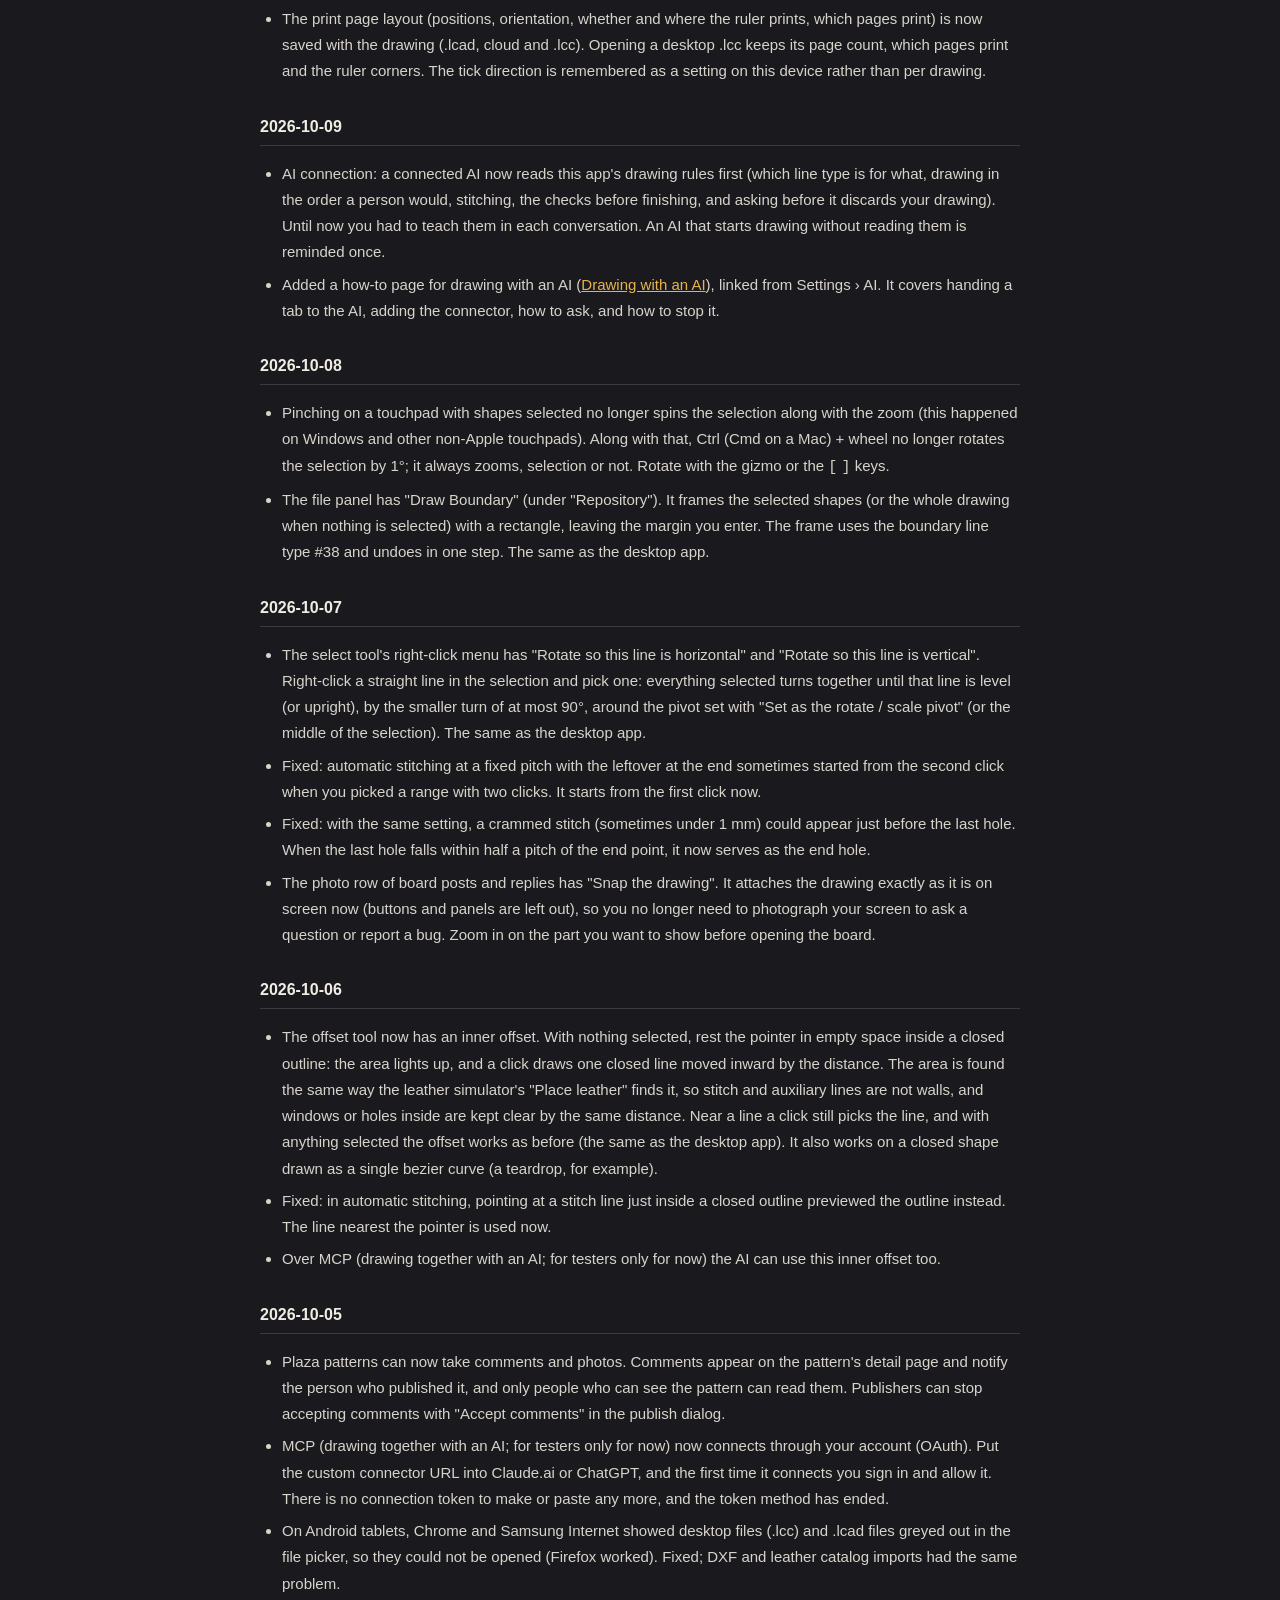
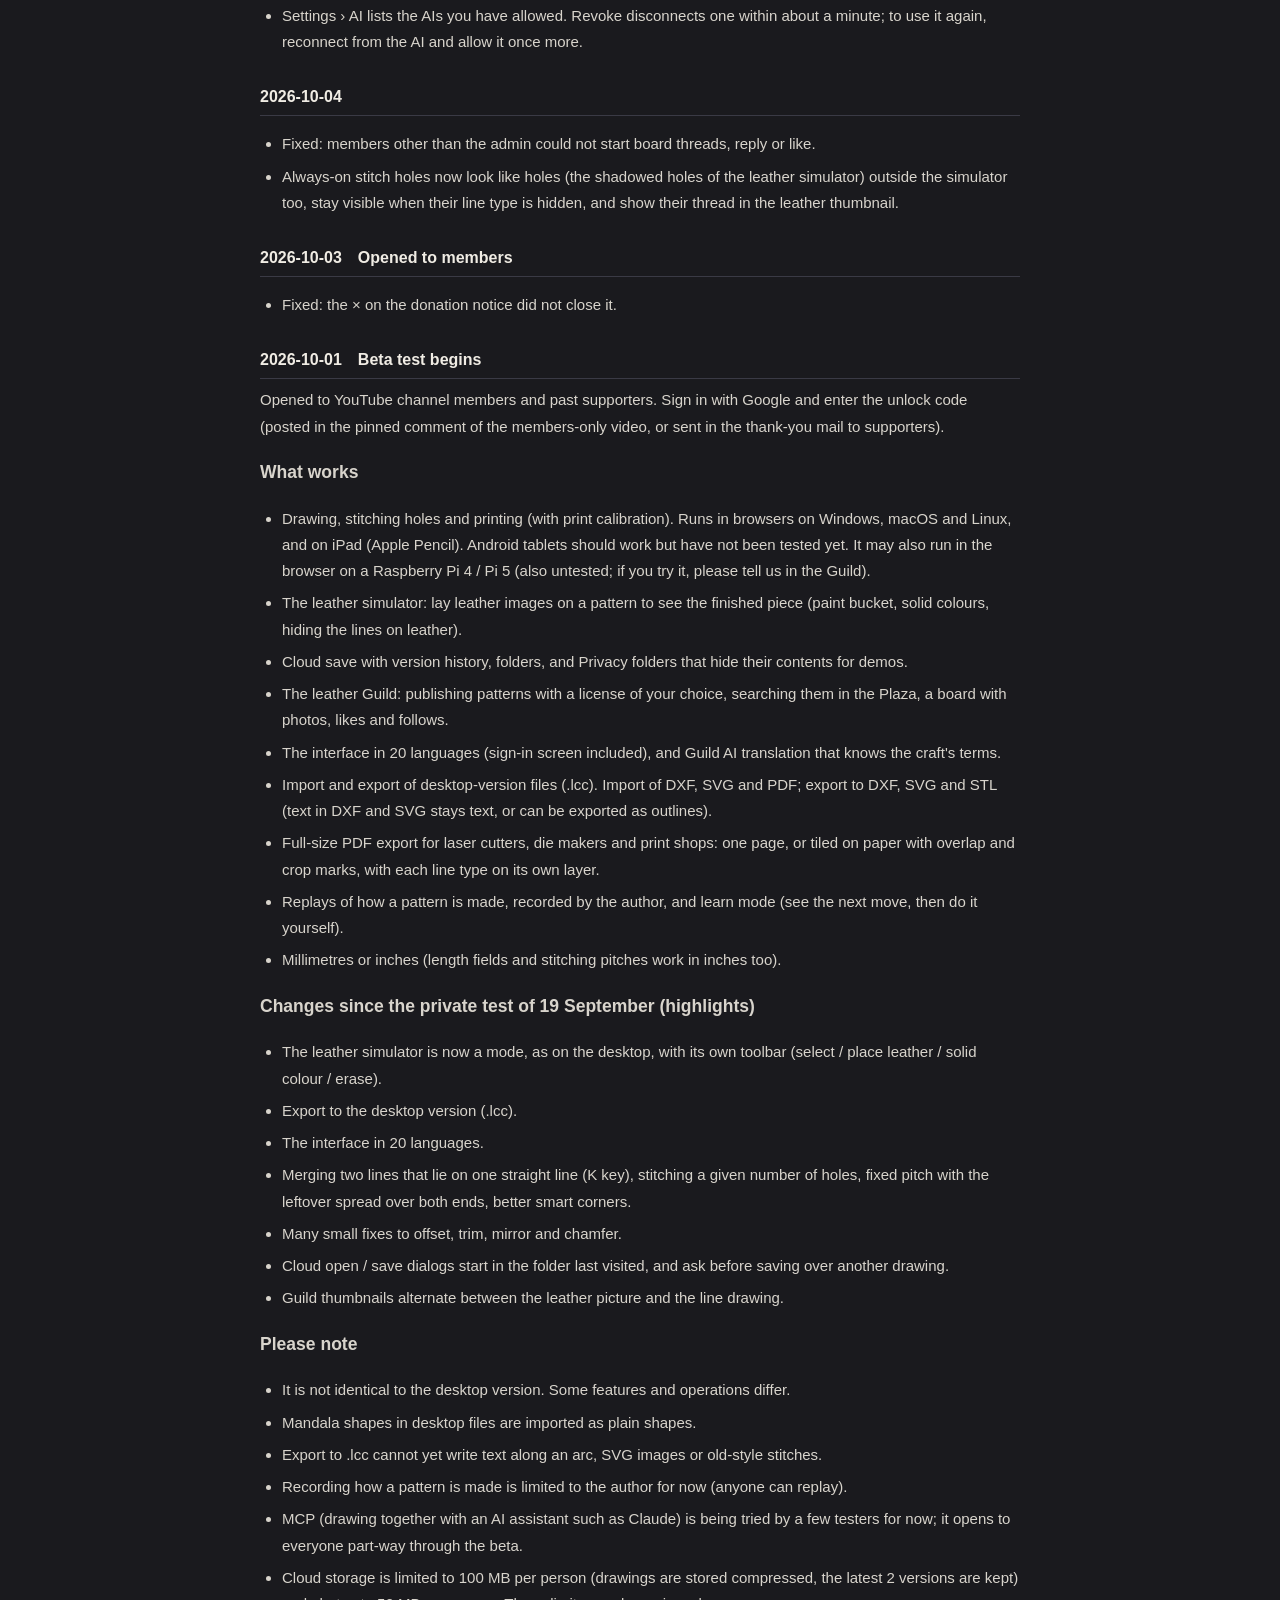
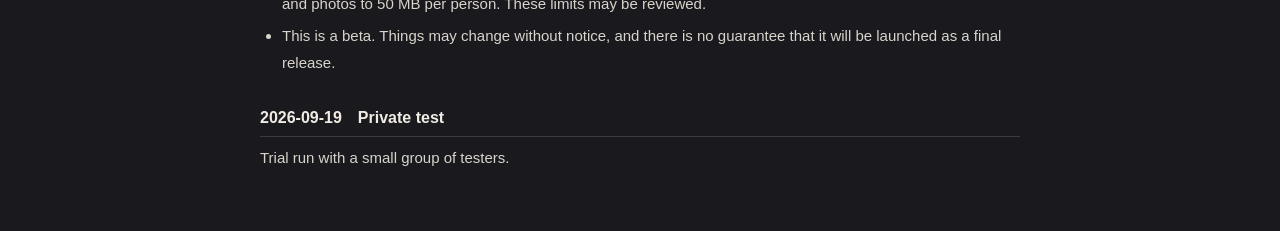
<file: releases.html>
<!DOCTYPE html>
<html lang="ja">
<head>
  <meta charset="UTF-8">
  <meta name="viewport" content="width=device-width, initial-scale=1.0">
  <title>Leathercraft CAD Web — リリースノート / Release notes</title>
  <link rel="icon" type="image/png" sizes="32x32" href="assets/icons/icon-32.png">
  <link rel="icon" type="image/png" sizes="192x192" href="assets/icons/icon-192.png">
  <link rel="apple-touch-icon" sizes="180x180" href="assets/icons/icon-180.png">
  <meta name="theme-color" content="#1a1a1e">
  <link rel="stylesheet" href="_legal.css?v=2">
  <!-- Google tag (gtag.js) -->
  <script async src="https://www.googletagmanager.com/gtag/js?id=G-QB0HNEXG6E"></script>
  <script>
    window.dataLayer = window.dataLayer || [];
    function gtag(){dataLayer.push(arguments);}
    gtag('js', new Date());
    gtag('config', 'G-QB0HNEXG6E');
  </script>
</head>
<body>
<main>
  <div class="lang"><button type="button" data-lang="ja">日本語</button><button type="button" data-lang="en">English</button></div>

  <section data-lang="ja">
    <nav class="top"><a href="./">← Leathercraft CAD Web</a> · <a href="about.html">なぜ Web 版か</a> · <a href="start.html">始め方</a> · <a href="terms.html">利用規約</a> · <a href="privacy.html">プライバシーポリシー</a></nav>
    <h1>リリースノート</h1>
    <p class="meta">新しいものが上。不具合の報告は ギルドの固定スレッド <a href="https://cad.coffee-craft.net/feedback">「🐞 フィードバックの送り方」</a>（好きな言語で OK）か <a href="https://github.com/LuthierTN/leathercraft-cad-web/issues" target="_blank" rel="noopener">GitHub の Issue</a> へ。</p>

    <h2>2026-11-21　切り開きツール／SVG をコピーして xTool Studio に貼る</h2>
    <ul>
      <li>切り開きツールを足しました。型紙の一部を、ある点を支点にして開いたり絞ったりします。支点（縫い穴や小さい円。チェックを外せば好きな点）をクリックし、切り開く方向をクリックして、開く長さ（マイナスで絞る）か角度を入れます。下見を見ながら数値を変えられ、図面をクリックすると確定します。</li>
      <li>切り開き：線種のチェックを外すと、その線種の図形は確定のときにパーツから取り除きます。</li>
      <li>SVG エクスポート：ダイアログに「コピー」を足しました（Chrome と Edge）。ファイルにせず、同じ SVG をクリップボードに入れます。xTool Studio では、キャンバスを右クリックして「貼り付け」を選ぶと入ります（キーボードの貼り付けでは入りません）。</li>
      <li>選択ツール：閉じた輪郭を選んで右クリックすると、その内側にある図形をまとめて選べます（今のレイヤーだけ／見えているすべてのレイヤー）。輪郭に触れているものは含み、またいでいるものは含みません。</li>
      <li>PDF の取り込み：「ページごとにレイヤーを分ける」を足しました（初めはオフ）。ページ番号の名前のレイヤーを、ページごとに作ります。</li>
      <li>非表示にした線種の図形には、交点・接点の赤い点と青い点を出さないようにしました。</li>
    </ul>

    <h2>2026-11-17　PDF の取り込みで線種とレイヤーを分ける／任意のレイヤーへ統合</h2>
    <ul>
      <li>PDF の取り込み（図形として）：「線種を区別して取り込む」を足しました（初めからオン）。PDF の中で色・太さ・破線の違う線を、別々の線種に振り分けます。実線は実線の線種へ、点線や破線は補助線の線種へ、できるだけ寄せます。</li>
      <li>PDF の取り込み：「線種ごとにレイヤーを分ける」を足しました（初めからオン）。線種ごとに「線種 N」というレイヤーを作り、レイヤー一覧の色の印もその線種の色になります。</li>
      <li>PDF の取り込み：「ベジエに分割された円を円にする」を足しました（初めからオン）。幅と高さの差が 5% 未満なら円として取り込み、直径は平均にします。</li>
      <li>PDF の取り込み：「0.1mm 未満の直線は取り込まない」を足しました（初めからオン）。PDF に混ざる小さなゴミを除きます。円と短い直線の 2 つは、画像のページから輪郭を取り出すときにも効きます。</li>
      <li>PDF の取り込み：線種も位置も大きさもすべて同じ図形が重なっているときは、1 つだけ取り込みます。除いた数は取り込み後に表示します。</li>
      <li>ステータスバー：選んだ図形の線種と、長さ（複数なら道のりの合計）を表示します。</li>
      <li>右クリックメニュー：「選択された図形の線種をパレットで選択」を足しました。選んだ図形の線種が 1 種類のときに出ます。</li>
      <li>レイヤーや線種を非表示にすると、そこに含まれる図形の選択が外れるようになりました。</li>
      <li>レイヤー：レイヤー行の右クリックに「別のレイヤーへ統合」を足しました。相手を名前で選べます。右クリックした側が消え、選んだ側が残ります。名前は両方を残し、「線種 1」と「線種 3」なら「線種 1,3」になります。「一つ下のレイヤーを統合」も同じ名前の付け方になりました。</li>
    </ul>

    <h2>2026-11-14　面取りが円弧とベジエにも／筒型ケース（おまけ機能・試作）</h2>
    <ul>
      <li>面取り：これまで直線どうしの角だけでしたが、円弧と（開いた）ベジエの角も面取りできるようになりました。直線・円弧・ベジエのどの組み合わせでも使えます。操作は同じで、角をクリック、2 本を順にクリック（クリックした側が残ります）、範囲をドラッグ、ダブルクリックでつながった角をまとめて、の 4 通りです。</li>
      <li>面取り：R 面取りは、指定の半径で両方の線に接する円弧を入れます。円弧は端だけが短くなり、ベジエは接する所で切り詰めます（残る部分の形は変わりません）。C 面取りは、角からそれぞれの線に沿って距離ぶん進んだ 2 点を直線で結びます。半径が入らないときは、直線のときと同じく入る大きさまで小さくします。直線が円弧になめらかにつながっている所（角丸の継ぎ目など）は角ではないので、何も起きません。円と閉じたベジエは対象外です。</li>
      <li>面取り：AI からの面取り（lcad_chamfer）も、円弧とベジエを受け付けます。</li>
      <li>筒型ケース（おまけ機能・試作）：右パネルの「おまけ機能」に「筒型ケース…」が入りました。側面の形（円・楕円・卵型）と大きさ、筒の長さ、革の厚みを入れると、胴・側面・取っ手の型紙を描きます。型は、上にファスナー、端にファスナー（蓋）、かぶせ蓋（ホックまたはベルトと尾錠）の 3 つで、ショルダーも付けられます。取っ手は U 字 2 本で、胴に縫うか角カンで付けるかを選べます。</li>
      <li>筒型ケース：胴と側面には、数の合う目打ちの穴が入ります。かぶせ蓋は、口の範囲（側面の頂点から前へ・後ろへ）を指定でき、そこは側面と縫いません。</li>
      <li>筒型ケース：立体の表示で出来上がりを確かめられます。図面の型紙に革シミュレーターで革を置いてあれば、その革が立体に貼られます。かぶせ蓋は開いた状態と閉じた状態を切り替えられます。試作なので、寸法や形はこれから変わることがあります。</li>
    </ul>

    <h2>2026-11-11</h2>
    <ul>
      <li>AI の接続：Meta の Muse からつなぐとき、許可の画面で「許可していない送り先」と出て進めなかったのを直しました。Muse の戻り先（agent.meta.ai）を許可の対象に加えています。Claude.ai と ChatGPT はこれまでどおりです。</li>
      <li>AI の接続：「<a href="ai.html">AI と描く</a>」のページの「うまくいかないとき」に、Muse で「Error 1010」が出たときの直し方を足しました（Muse に、コネクタは urllib ではなく requests か httpx で作るよう伝えます）。</li>
    </ul>

    <h2>2026-11-04　時計バンドの型紙（おまけ機能）</h2>
    <ul>
      <li>おまけ機能：右パネルの「シミュレータ」が「おまけ機能」になり、「時計バンド…」「3Dプリント (STL)」が並びます（STL のボタンはファイルパネルから移りました）。デスクトップ版のおまけ機能に当たる場所です。</li>
      <li>時計バンド：手首周り・時計本体の長さ（軸から軸）・時計ラグの内幅・バックル側のバンド幅・表革と裏革の厚み・あんこを入れるかどうか、の「必須情報」を入れると、剣先側とバックル側の型紙を描きます。手首周りと革の厚みから適正な輪の長さを計算し、剣先側の割合で剣先側とバックル側に分けます。折り返し領域、ピンの細長い穴、剣先の穴、ステッチ線と目打ちの穴、あんこの型紙、止め輪の型紙（継ぎ目に差し込む作り）、裏革の継ぎ目まで入ります。幅の変化は S 字の曲線、剣先はテーパーに付け根と先端の丸めです。「詳細オプション」で折り返し・剣先の形・ステッチ・止め輪などを細かく変えられ、設定は名前を付けて控えられます。</li>
      <li>時計バンド：バンドの外側に、あんこの始まりと終わり、折り返し領域の始まり・中心・終わり、止め輪の位置と漉きの境を示す短い印（スコア線の線種）が出ます。表をレーザーで加工したあとその印に丸ギリで穴を開ければ、裏から帯の位置が分かり、貼り合わせや折り曲げの参照線を表に傷を付けずに引けます。剣先側のピン穴の輪もスコア線の線種です。</li>
      <li>時計バンド：型紙と一緒に「図面名 日付 #照合コード」の文字を描きます。照合コードは欄の値から決まる 4 文字で、同じ値なら同じコードです。描いた型紙の設定は図面（.lcad）に残り、次に開くときはそこから始まります。図面が無題のときは作図や STL の前に名前を聞きます。</li>
      <li>時計バンド：貼り合わせの治具を STL で保存できます。「あんこ貼り」は平らな台に剣先側とバックル側の溝とあんこのポケットを並べたもの（ピンの細長い穴は貫通、縫い穴も貫通させられます）。「曲げ貼りの鞍」は裏革の幅の溝のある鞍（既定 R80）で、折り返しの中心線の位置に 3D プリンタのフィラメントを軸として通す穴があります。ダイアログの中で 3D を回して確かめられ、治具の裏面には図面名と「日付 #照合コード」が裏から読める向きで彫られます（あんこ貼りは剣先側の溝の下に名前、バックル側の溝の下に日付）。「文字を別パーツに」にチェックすると、文字の立体をもう一つの STL に出すので、スライサーで 2 つを 1 つのオブジェクトの複数パーツとして読めば文字だけ別の色で印刷できます。欄の値が図面の型紙と違うときは、保存の前に照合コードの違いを確かめます。</li>
      <li>ドット：画面のドットの大きさが半径 0.5mm になりました（これまで 1mm）。デスクトップ版の描画と、SVG・PDF・lcc に書き出す大きさに揃えたものです。</li>
      <li>新しいビルドの知らせ：アプリを開いたままのタブは、新しいビルドが出ると画面の上に「新しいビルドがあります。再読み込みしますか？」と出すようになりました（タブに戻ったときと 10 分おきに確認）。「再読み込み」で新しいビルドに切り替わり、「あとで」なら 30 分ほど黙ります。勝手に切り替えることはなく、図面は自動保存されています。</li>
    </ul>

    <h2>2026-10-27　位置合わせ治具を作り直し</h2>
    <ul>
      <li>3D プリント (STL)：「位置合わせ治具」モードを作り直しました。型紙のまわりに塊を作り、そこから型紙の形のポケットを彫る、という作りです。外形は「矩形 (BBox + マージン)」「矩形 (W × H 指定)」「パターンオフセット」から選び、「治具本体」で全体高さとクリアランスを決めます（クリアランスはマイナスも可。パターンより小さく彫って、きつめにはめます）。「対象」のチェックで、面の境界にする線種と縫い穴を選べます（既定は線種 1 と縫い穴）。</li>
      <li>3D プリント (STL)：型紙の中の面ごとに厚さを変えられるようになりました。2D でも 3D でも面をクリックして選び（Shift で追加、「全部の面を選ぶ」でまとめて）、面の横に出るつまみを上下に引くか、「厚く／薄く」、矢印キー（Shift で 1mm）、左の欄への数値で決めます。「貫通」で穴にもできます。数字はその面に残る材料の厚さで、札には単位が付きます。手で変えた面は白い枠が付き、「手で変えた面を全部戻す」で元に戻ります。3D 型紙モードでも同じように面ごとに厚さを変えられ、面取り・R と両立します。</li>
      <li>3D プリント (STL)：指穴は「足す」で足してから、図の中で引いて動かします（パターンの中心と中心線に吸着、Alt で吸着なし）。直径は既定 15mm、選んだ穴は Delete か「選んだ穴を消す」で消えます。</li>
      <li>3D プリント (STL)：2D の面の色は 3D と同じ材料の色で、深く彫った面ほど暗く塗ります。右端に色の段階（上が天面、下が貫通）と使っている厚さの目盛が出ます。選んでいる面はどちらのビューでもオレンジです。3D ビューはデスクトップ版と同じ配色で、稜線に黒い線を引いて段差と穴が読めるようにしました。外観の既定は「アクリル光沢」です。</li>
      <li>3D プリント (STL)：独立した型紙を何枚かまとめて治具にしたとき、「パターンオフセット」の外枠どうしが重なればひとつの塊にまとめ、状態欄にその旨を出します（離して置くか、マージンを小さくすると別々になります）。これまでは隣の外枠が型紙に食い込んで面が細切れになり、そこの縫い穴が落ちていました。</li>
      <li>範囲選択：ベジエ曲線は、曲線そのものを囲めば選べるようになりました。これまでは制御点のハンドルまで囲まないと入りませんでした（全体表示や定規の範囲も曲線で測ります）。</li>
    </ul>

    <h2>2026-10-25</h2>
    <ul>
      <li>SVG 書き出し：レーザー用の SVG が、革のパーツごとのグループ（<code>&lt;g&gt;</code>）で出るようになりました。グループの中は線種ごとに 1 本の path（窓やスリットを先に、外形を最後に）、縫い穴は 1 本の path です。これまで鎖にならなかった線が 1 本ずつ <code>&lt;line&gt;</code> で出ていて、xTool Studio が読み込みで同じ色の線をまとめてしまい、離れたパーツの線が同じ path に入っていました。パーツの判定は、端点でつながった線の外側の輪郭で、その中にある穴・文字・縫い線はそのパーツに入ります。印刷プレビューと DXF は変わりません。</li>
      <li>SVG 書き出し：T 字や重複した線のある輪郭も、できるだけ長くつないだ path で出すようになりました（これまでは分岐があると 1 本ずつに分けていました）。端点の一致も画面の青い接続点と同じ 0.05mm で見ます。</li>
    </ul>

    <h2>2026-10-24</h2>
    <ul>
      <li>ギルド：型紙に「閲覧」の数（👁）が付きました。「閲覧専用で開く」で開いた人の数で、一人につき同じ型紙は 1 回、作者自身は数えません。型紙のカードと詳細でダウンロード（📥）の隣に出て、プロフィールの数にも入ります（段位のポイントは閲覧 ×1）。ダウンロードは「自分のクラウドへ」でコピーを取った数のままで、別に数えます。</li>
      <li>ギルド：型紙やスレッドのリンクで開いたタブは、いつも白紙の図面から始まり、その上に目的の型紙・スレッドが開くようになりました。これまでは他のタブが閉じていたり、ブラウザに休止されていたりすると、前回の図面（講習を閲覧していればその講習）がリンクの下に戻ってきていました。元の図面は元のタブ（やスロット）にそのまま残っています。</li>
      <li>ギルド：型紙・スレッド・返信の「リンクをコピー」で取れるアドレスに、コピーしたタブの作業用の印（<code>?newtab=…</code>）が付いてしまっていたのを直しました。このリンクを開いた人は、自分の図面ではなく白紙の図面で開いていました。すでに配ったリンクは、<code>?newtab=…</code> を消せばそのまま使えます。</li>
      <li>ギルド：写真に iPhone の HEIC（.heic / .heif）も選べるようになりました。これまでどおり長辺 1600px の JPEG に変換して保存します（Safari 以外では、はじめて HEIC を選んだときに変換用の部品を読み込むので少し待ちます）。</li>
      <li>ギルド：プロフィールカードとアカウント画面の「いいね」の数に、掲示板のスレッドや返信（型紙へのコメントも含む）に付いたいいねが入っていなかったのを直しました。これまでは型紙へのいいねだけを数えていました。段位のポイントも同じ数を使うので、掲示板で受けたいいねが段位にも反映されます。</li>
    </ul>

    <h2>2026-10-22</h2>
    <ul>
      <li>線種の見本：パレットの「編集中スロット」の見本と、SVG・DXF・PDF 書き出しダイアログの線種の見本が、色だけでなく線の種類（実線・破線・点線・鎖線）も映すようになりました。これまでは常に実線で出ていました。</li>
      <li>図形を動かしているとき、端点だけを動かしているときも、掴んだときにその図形が他の図形と作っていた交点（赤い点）が消えずに残るようになりました。その点には吸着するので、交点の向こうまで縮めた線の端を元の交点へぴたりと戻したり、図形を動かして端を元の交点に置いたりできます。離すと通常の表示に戻ります。</li>
    </ul>

    <h2>2026-10-21　30 日間のお試し</h2>
    <ul>
      <li>アンロックコードを入れる前に、どなたでも 30 日間すべての機能をお試しいただけるようになりました。会員でない方が最初にログイン画面に来た日から 30 日間、コードなしでアプリが開きます。これまでにログインして、コードが無くて止まっていた方も、次にいらしたときから 30 日間お使いいただけます。</li>
      <li>お試しの残りはアカウント画面の「YouTube メンバーシップ」の欄に出ます。残り 7 日からは、開いたときに 1 日 1 回お知らせします。</li>
      <li>お試しが終わったあとも、クラウドに保存した図面はログイン画面の「図面を取り出す」から 1 つずつ・まとめて .lcad でダウンロードできます（アプリの「ファイルに保存」と同じ中身です）。コードを入れれば、クラウドの図面はそのまま使えます。</li>
      <li>アルメニア語：協力者の方による見直しの第 2 回を入れました。面取り（ツール名・タイプ・「C 面取り」）、寸法線の「オフセット」、手順のオフセットのキャプション、「等間隔に配置」の語をそろえました。</li>
      <li>コピー＆ペースト：グループ化した図形を貼り付けると、コピーが元と同じグループに入ってしまっていたのを直しました。貼り付けたものは別のグループになります。</li>
      <li>ギルド：スレッドや返信を書いている途中でダイアログの外（図面）をクリックしても、閉じて下書きが消えることはなくなりました。書きかけがあるときは「閉じる」や Esc で確認してから閉じます。</li>
      <li>オフセット：空白を押してドラッグすると矩形が出て、放したとき矩形にすっぽり入る図形を選択に足せるようになりました（面取りの範囲選択と同じ）。クリックで選ぶ・つながった図形をダブルクリックで選ぶのはこれまでどおりです。</li>
      <li>ギルドの通知：掲示板のスレッドに返信があると、そのスレッドに書いた人全員（返信した本人を除く）に通知が届くようになりました。これまではスレッドの作者と「この投稿に返信」の相手だけでした。フィードバックのスレッドは、新しいスレッドも返信も管理者に届きます。</li>
      <li>ルーペ：作図中や端点のドラッグ中の拡大表示（ルーペ）は、吸着する点の近くでカーソルを約 0.4 秒止めたときに開くようにしました。これまでは近づいただけで開いていたので、通り過ぎるたびに手元を覆っていました。開いたあとは、ゆっくり合わせている間は開いたまま、速く動かすと閉じ、また止まると開きます。キーは使わないので iPad でも同じです。ルーペ自体を切ることもできるようになりました。選択ツールの上のバー（グリッドの隣）のルーペのボタンか、設定 › 表示 の「ルーペを表示」で切り替えます。OFF の間はルーペ中の細かいグリッド吸着（1/10）も出ません。</li>
    </ul>

    <h2>2026-10-20</h2>
    <ul>
      <li>寸法線：1点目を置いたあと、別の線の上にカーソルを乗せると、1点目からその線へ下ろした垂線の足が 2 点目になります（基準線からの垂直距離）。線は延長して足を取るので、短い基準線でも測れます。この寸法には、1 点目から足までの垂線が点線で描かれ、足に直角のマークが付きます（SVG・PDF・DXF・LCC にも出ます）。足側の補助線は基準線と重なるので描かず、寸法線が基準線の端より Gap 以上離れているときだけ、Gap の位置から寸法線まで描きます。これまでどおり、水平・垂直・1 点目につながる線への吸着が優先です。</li>
      <li>寸法線：2 点目を近くの点の水平・垂直位置に合わせて置いたとき（1 点目から真横・真下にカーソルを動かすと吸着します）、2 点目側の補助線はその点から Gap 分だけ離れた所まで伸びるようになりました。これまでは両方の補助線が同じ長さで、元の点に届いていませんでした。前のとおり両方を同じ長さにしたいときは、寸法線ツールの「足を揃える」か、寸法線を選んだときの上のバーの「足を揃える」をオンにしてください。</li>
      <li>右クリックメニュー：サブ項目のある項目（▶）にマウスを乗せたとき、メニュー全体が上へずれて項目がカーソルの下から逃げていたのを直しました。サブ項目はその場で下へ開きます。画面の下の方で開いたときは、下に 2 項目分の余白を残して表示するので、サブ項目が開いたことがすぐ分かります。</li>
      <li>右クリックメニュー：長くて画面に入りきらないときは、メニューの中をスクロールして下の項目まで選べるようになりました。</li>
      <li>レイヤー：キャンバスの右クリック「レイヤー」には、選んだ図形を別のレイヤーへ移動・複製する項目だけを残しました。レイヤーそのものの操作（追加・削除・名前の変更・並べ替え・独立レイヤー・表示の切り替え・結合・統合）は、レイヤーパネルの行を右クリック（ペンや指では長押し）して出すメニューに移しました。右クリックした行がアクティブになります。</li>
      <li>貼り付け：コピー元のレイヤーではなく、いつもアクティブレイヤーに貼り付くようにしました（デスクトップ版と同じ）。</li>
      <li>内部オフセット：四角の中に別の図形がある図面で、四角と中の図形のあいだにカーソルを置いても何も出ないことがあったのを直しました。カーソルを囲む一番内側の輪郭だけを内側へオフセットし、中の図形は広げません。</li>
      <li>全選択（Command / Ctrl + A）：ほかのレイヤーの図形まで選んでいたのを直し、アクティブレイヤーの図形だけを選ぶようにしました（デスクトップ版と同じ）。非表示にしている線種の図形も選びません。そのまま、もう一度押すと全レイヤーの図形を選びます。</li>
      <li>印刷の自動配置：縫い穴や円弧のある図面で、1 ページに収まるのに 2 ページに分かれることがあったのを直しました。SVG・PDF の書き出しで、図面の範囲が余計に広がることがあったのも同じ原因で、直っています。</li>
      <li>テンプレート部品（リポジトリの部品や「テンプレート部品化」で作った部品）が、印刷プレビュー・印刷と SVG・PDF・DXF の書き出しに出ていなかったのを直しました。部品の線種で出ます。同じ線が図面に別にあるときは、二度は出しません。</li>
    </ul>

    <h2>2026-10-16</h2>
    <ul>
      <li>印刷：画面で非表示にしている線種（Ctrl / Command を押しながらパレットをクリック）は印刷されなくなりました。</li>
      <li>印刷（タイル配置）：ページの重なり部分に合わせ印を入れました。右（横並び）または下（縦並び）のページを、はさみの印が付いた破線で切り、半分になった円と十字の印を隣のページの印に合わせて貼ります。紙を透かして見る必要はありません。プレビューにも同じ印が赤で出ます。前のページの隅に付いていた L 字の印は、重なる隣のページがないときだけ付きます。</li>
      <li>印刷：Safari で、ページごとに余分な白紙が 1 枚出ることがあったのを直しました。</li>
      <li>印刷プレビュー：トラックパッドの二本指スクロールで、キャンバスと同じように表示を動かせるようになりました（前は拡大縮小になっていました）。拡大縮小はピンチか Command / Ctrl + スクロールで、マウスのホイールは今までどおりです。設定の「ホイール」の切り替えにも従います。</li>
    </ul>

    <h2>2026-10-12</h2>
    <ul>
      <li>SVG・DXF・PDF エクスポート：ダイアログの一番上でファイル名を決められるようになりました。最初はプロジェクト名が入っています。名前は毎回プロジェクト名から始まり、覚えません。</li>
    </ul>

    <h2>2026-10-11</h2>
    <ul>
      <li>SVG・DXF エクスポート：書き出す線種を画面で選べるようになりました（PDF と同じ一覧。縫い穴は別の 1 項目）。レーザー用に「作図線と縫い穴だけ」のように選んでおけば、図面の線種を非表示にしたり戻したりする必要はありません。選択は SVG と DXF で別々に覚えます。初めて使う線種と、画面で非表示にしている線種は外れた状態で出ます（非表示の線種もチェックすれば書き出せます）。ダイアログを開いている間は、外した線種が図面上で薄く表示されます。「画面の表示どおり」で、今表示している線種だけを選ぶこともできます。</li>
      <li>アルメニア語：協力者の方に見直していただいた訳を入れました。「印刷」「保存」が別の意味の語（「入力」「追加」）になっていたのを直し、オフセット・トリム・面取りなどのツール名、整列・配置、OK ボタン、色の調整の語をそろえました。</li>
      <li>プライバシーポリシーを第1.2版に改定しました。アプリの改善のため、どの機能（ツール・ボタン・メニューなど）をどの日に何回使ったかを記録します。図面の内容、ファイル名、入力した文字は送りません。</li>
    </ul>

    <h2>2026-10-10</h2>
    <ul>
      <li>印刷：開いたときは、図形の左上に合わせた 1 ページだけになりました（前は図形全体を覆うようにページを並べていました）。「タイル配置」ボタンの代わりに「タイル配置」のチェックと「横のページ数」（既定 2）を付けました。タイル配置では「ページ追加」で右へページが増え、横のページ数を超えると次の段へ折り返します。どのページをドラッグしても全体が一緒に動きます（デスクトップ版と同じ）。</li>
      <li>印刷プレビュー：「自動配置」ボタンを付けました。1 ページに収まらない図形は、縦と横の少ない方の枚数でタイル状に並べ、それ以外の図形は切らずに、縦横を混ぜてできるだけ少ないページに収めます。</li>
      <li>印刷プレビュー：ページをクリックして選ぶと、プレビューの右上に操作パネルが出ます。このページを印刷するかどうか、検証定規を印刷するかどうかと印刷する角（右下→左下→左上→右上）、縦／横をそこで変えられます。開いたときは 1 ページ目を選んでいます。ページごとに縦横を変えられるので、縦と横のページを混ぜて印刷できます（タイルに並んだページは組ごとにそろえます）。ページを右クリックしても印刷しない設定にでき、印刷しないページは斜線の入った薄い赤で表示します。</li>
      <li>印刷プレビュー：検証定規がどの角に、どの大きさで印刷されるかが見えるようになりました。大きさは 100×100 mm と 160×220 mm から、目盛りの向きは余白側（既定）と印刷範囲側から選べます。定規の軸はどちらも印刷範囲の端で、目盛りが余白へ向くか印刷範囲の中へ向くかだけが変わります。余白が 5mm 未満のときは印刷範囲側だけです。プレビューには各ページの紙の輪郭（余白込み）も破線で出します。</li>
      <li>印刷のページ配置（位置、縦横、定規を印刷するかと角、ページを印刷するか）を図面と一緒に保存するようにしました（.lcad・クラウド・.lcc）。デスクトップ版の .lcc を開いたときは、ページの枚数と印刷するか、定規の角を引き継ぎます。目盛りの向きは図面ごとではなく、この端末の設定として覚えます。</li>
    </ul>

    <h2>2026-10-09</h2>
    <ul>
      <li>AI 接続：つないだ AI に、このアプリで描くときの決まり（線種の使い分け、人と同じ手順で描くこと、目打ち、仕上げの検査、図面を消す前に聞くこと）を最初に読ませるようにしました。これまでは会話のたびに教える必要がありました。読まずに描き始めた AI には、最初の 1 回だけ読むよう促します。</li>
      <li>AI と描く機能の使い方のページ（<a href="ai.html">AI と描く</a>）を作り、設定 › AI からも開けるようにしました。タブを AI に任せる設定、コネクタの足し方、頼み方、止め方をまとめています。</li>
    </ul>

    <h2>2026-10-08</h2>
    <ul>
      <li>図形を選んだままタッチパッドでピンチすると、拡大縮小と一緒に選んだ図形まで回ってしまっていたのを直しました（Windows などの、Apple 以外のタッチパッドで起きていました）。これに合わせて、Ctrl（Mac は Cmd）＋ホイールで選んだ図形を 1° ずつ回す操作をやめ、選んでいてもいなくてもズームにしました。回転はギズモか <kbd>[</kbd> <kbd>]</kbd> キーで行えます。</li>
      <li>ファイルパネル（「リポジトリ」の下）に「外枠を作成」を付けました。選んだ図形（選んでいなければ図面の全部）を、指定した余白を空けて四角く囲む線を引きます。線は外枠用の線種 #38 で、元に戻すは 1 回です（デスクトップ版と同じ機能）。</li>
    </ul>

    <h2>2026-10-07</h2>
    <ul>
      <li>選択ツールの右クリックメニューに「この直線が水平になるように回転」「この直線が垂直になるように回転」を付けました。選んだ図形の中の直線を右クリックして選ぶと、その直線が水平（垂直）になるよう、選んでいる図形をまとめて回します。回す角度は 90° 以内の小さい方で、軸は「回転・拡大縮小の軸に設定」で決めた点（決めていなければ選択範囲の中心）です（デスクトップ版と同じ機能）。</li>
      <li>自動ステッチの固定ピッチ（余りを終わりの側に寄せる設定）で、2 つの点をクリックして範囲を決めたとき、2 回目にクリックした側から打ち始めることがあったのを直しました。1 回目にクリックした側から打ち始めます。</li>
      <li>同じ設定で、終わりの穴の手前に 1 mm に満たないような詰まった一目ができていたのを直しました。最後の穴が終わりの点から半ピッチ未満なら、その穴を終わりの穴とします。</li>
      <li>掲示板の投稿と返信の写真欄に「図面を撮る」を付けました。押すと、いま画面に見えている図面がそのまま画像になって添えられます（ボタンやパネルは写りません）。質問や不具合の報告で、スマホで画面を撮らなくて済みます。見せたい所を拡大してから掲示板を開くと伝わりやすくなります。</li>
    </ul>

    <h2>2026-10-06</h2>
    <ul>
      <li>オフセットツールに内部オフセットを付けました。何も選んでいない状態で、閉じた形の内側の空いた所にカーソルを置くとその範囲が光り、クリックすると内側へ「距離」だけ寄せた線が 1 周引かれます。範囲の見つけ方は革シミュレーターの「革を置く」と同じで、縫い線や補助線は壁になりません。中にある窓や穴は、同じ距離だけ外へ避けます。線のそばでは今までどおりクリックで線を選べ、何か 1 つでも選んでいれば今までのオフセットです（デスクトップ版と同じ操作）。ベジエ曲線 1 本で閉じた形（しずく形など）にも使えます。</li>
      <li>自動ステッチで、閉じた線のすぐ内側にあるステッチラインにカーソルを置いても外側の線がプレビューされていたのを直しました。カーソルにいちばん近い線を選びます。</li>
      <li>MCP（AI と一緒に作図する機能。いまはテスト中の方だけ）でも、AI がこの内部オフセットを使えるようになりました。</li>
    </ul>

    <h2>2026-10-05</h2>
    <ul>
      <li>広場の型紙にコメントと写真を付けられるようになりました。コメントは型紙の詳細画面に出て、公開した人に通知が届きます。読めるのは、その型紙を見られる人だけです。公開する人は、公開の画面の「コメントを受け付ける」で受け付けを止められます。</li>
      <li>MCP（AI と一緒に作図する機能。いまはテスト中の方だけ）のつなぎ方を、アカウントでのログイン（OAuth）に変えました。Claude.ai や ChatGPT にカスタムコネクタの URL を入れると、初めてつなぐときにログインと許可の画面が出ます。接続トークンを作ったり貼り付けたりする必要はなくなり、トークン方式は終了しました。</li>
      <li>Android のタブレットで、Chrome や Samsung Internet からデスクトップ版のデータ（.lcc）や .lcad を開こうとすると、ファイルが灰色になって選べなかった不具合を直しました（Firefox では開けていました）。DXF と革カタログの読み込みも同じです。</li>
      <li>設定 › AI に「許可した AI」の一覧を付けました。「解除」を押すと、その AI は 1 分ほどでつながらなくなります。また使うときは、AI の側でつなぎ直して許可すれば戻ります。</li>
    </ul>

    <h2>2026-10-04</h2>
    <ul>
      <li>掲示板で、新しいスレッドの作成や返信・イイねができなかった不具合を直しました（管理者以外のアカウントで起きていました）。</li>
      <li>常に表示する設定の縫い穴を、革シミュレーターの外でも縫い穴らしい見た目（影付きの穴）で表示するようにしました。その線種を隠しているときも残ります。革ありのサムネイルにも糸が描かれます。</li>
    </ul>

    <h2>2026-10-03　メンバー向けに公開</h2>
    <ul>
      <li>寄付のお願いの表示が「×」で閉じられなかった不具合を直しました。</li>
    </ul>

    <h2>2026-10-01　β テスト開始</h2>
    <p>YouTube チャンネルメンバーと、これまでにご支援いただいた方に向けて β テストを始めました。Google でログインし、アンロックコード（メンバー限定動画の固定コメント、またはご支援のお礼メールに記載）を入力すると使えます。</p>
    <h3>できること</h3>
    <ul>
      <li>図面・縫い穴・印刷（印刷キャリブレーション付き）。Windows・macOS・Linux のブラウザと iPad（Apple Pencil）で動きます。Android タブレットは動くはずですが、まだ確かめていません。Raspberry Pi 4 / Pi 5 のブラウザでも動くかもしれません（こちらも未確認です。試した方はギルドで教えてください）。</li>
      <li>革シミュレーター：革の画像を型紙に置いて、仕上がりを確かめられます（塗りつぶしバケツ、単色塗り、線を隠す表示）。</li>
      <li>クラウド保存（版の履歴付き）。フォルダ分けと、デモ用に中身を隠せる Privacy フォルダ。</li>
      <li>革ギルド：型紙の公開・共有（ライセンスを選んで公開）と「広場」での検索、写真付きの掲示板、イイね、フォロー。</li>
      <li>20 言語の画面（ログイン画面を含む）と、革の専門用語を踏まえたギルドの AI 翻訳。</li>
      <li>デスクトップ版のデータ（.lcc）の読み込みと書き出し。DXF・SVG・PDF の読み込みと、DXF・SVG・STL の書き出し（DXF・SVG の文字は文字のまま、またはアウトライン化を選べます）。</li>
      <li>原寸の PDF 書き出し：レーザーカッターや抜き型、印刷屋さんに渡すデータ。1枚にするか、用紙に分割（のりしろ・トンボ付き）するかを選べ、線種ごとにレイヤーに分かれます。</li>
      <li>作者が記録した型紙の作り方の再生と、学習モード（次の一手を見て、自分の手でなぞる）。</li>
      <li>mm とインチの切り替え（数値入力欄と目打ちのピッチもインチで扱えます）。</li>
    </ul>
    <h3>9月19日の非公開テストから変わったこと（主なもの）</h3>
    <ul>
      <li>革シミュレーターをデスクトップ版と同じ「モード」に。専用のツールバー（選択／革を置く／単色で塗る／消す）。</li>
      <li>デスクトップ版への書き出し（.lcc）に対応。</li>
      <li>画面の 20 言語化。</li>
      <li>一直線上の 2 本の線の結合（K キー）、目打ちの「穴の数を指定」、余りを両端に均等に配る固定ピッチ、スマートコーナーの改良。</li>
      <li>オフセット・トリム・ミラー・面取りの細かな不具合の修正。</li>
      <li>クラウドの開く／保存ダイアログが最後にいたフォルダで開くように。上書き前の確認。</li>
      <li>ギルドのサムネイルを、革あり・線画の 2 枚が切り替わる表示に。</li>
    </ul>
    <h3>先にお断りしておくこと</h3>
    <ul>
      <li>デスクトップ版と完全に同じではありません。機能の有無や操作が異なる箇所があります。</li>
      <li>デスクトップ版のデータの曼荼羅図形は、ふつうの図形として読み込まれます。</li>
      <li>.lcc への書き出しでは、円弧に沿った文字、SVG 画像、旧式のステッチはまだ書き出せません。</li>
      <li>型紙の作り方を記録する機能は、当面は作者だけが使えます（再生は誰でもできます）。</li>
      <li>MCP（Claude などの AI アシスタントと一緒に作図する機能）は、いまは一部のテスターだけで試しています。β の途中から皆さんに開放します。</li>
      <li>クラウド保存の容量は 1 人あたり 100 MB（図面は圧縮して保存、直近 2 版を保持）、写真は 1 人あたり 50 MB です。上限は今後見直すことがあります。</li>
      <li>β 版です。予告なく変わることがあり、正式版として公開される保証はありません。</li>
    </ul>

    <h2>2026-09-19　非公開テスト</h2>
    <p>少人数のテスターで試験運用を始めました。</p>
  </section>

  <section data-lang="en">
    <nav class="top"><a href="./">← Leathercraft CAD Web</a> · <a href="about.html">Why a web version</a> · <a href="start.html">Getting started</a> · <a href="terms.html">Terms of Use</a> · <a href="privacy.html">Privacy Policy</a></nav>
    <h1>Release notes</h1>
    <p class="meta">Newest first. Report bugs in the pinned Guild thread <a href="https://cad.coffee-craft.net/feedback">"🐞 How to send feedback"</a> (any language) or as <a href="https://github.com/LuthierTN/leathercraft-cad-web/issues" target="_blank" rel="noopener">GitHub issues</a>.</p>

    <h2>2026-11-21　Slash and spread tool / Copy SVG and paste into xTool Studio</h2>
    <ul>
      <li>New tool: slash and spread. It opens or closes part of a pattern about a pivot. Click the pivot (a stitch hole or a small circle; untick the box to use any point), click the direction to cut, then enter the length to open (negative closes) or an angle. You can change the numbers while watching the preview; a click on the drawing applies it.</li>
      <li>Slash and spread: untick a line type and its shapes are removed from the piece when the cut is applied.</li>
      <li>SVG export: the dialog has a new "Copy" button (Chrome and Edge). It puts the same SVG on the clipboard instead of in a file. In xTool Studio, right-click the canvas and choose Paste (the keyboard shortcut does not take it).</li>
      <li>Select tool: right-click with a closed outline selected to select everything inside it (current layer only, or all visible layers). Shapes touching the outline count; shapes crossing it do not.</li>
      <li>PDF import: new option "One layer per page" (off by default). Each page gets a layer named after its page number.</li>
      <li>Shapes of a hidden line type no longer show the red and blue dots at their crossings and joins.</li>
    </ul>

    <h2>2026-11-17　PDF import sorts line types and layers / Merge into any layer</h2>
    <ul>
      <li>PDF import (as shapes): new option "Separate line types" (on by default). Lines that differ in colour, width or dashes in the PDF go to separate line types. Solid lines go to solid line types, dotted and dashed lines to the auxiliary line types, as far as possible.</li>
      <li>PDF import: new option "One layer per line type" (on by default). Each line type gets a layer named "Line type N", and the colour mark in the layer list follows that line type.</li>
      <li>PDF import: new option "Turn circles split into Béziers into circles" (on by default). When width and height differ by less than 5%, the shape comes in as a circle with the average diameter.</li>
      <li>PDF import: new option "Skip straight lines shorter than 0.1 mm" (on by default), which removes the specks some PDFs carry. The circle and short-line options also apply when outlines are extracted from image pages.</li>
      <li>PDF import: shapes with the same line type, position and size lying on top of each other come in once. The number removed is shown after the import.</li>
      <li>Status bar: shows the line type of the selected shapes and their length (the total path length when several are selected).</li>
      <li>Right-click menu: new item "Select this shape's line type in the palette", shown when the selected shapes share one line type.</li>
      <li>Hiding a layer or a line type now deselects the shapes on it.</li>
      <li>Layers: the layer row's right-click menu has "Merge into another layer", where you choose the other layer by name. The layer you clicked goes and the chosen one stays. The name records both: "Line type 1" and "Line type 3" become "Line type 1,3". "Merge with the layer below" now names the result the same way.</li>
    </ul>

    <h2>2026-11-14　Chamfer on arcs and Béziers / Barrel case (bonus feature, prototype)</h2>
    <ul>
      <li>Chamfer: the chamfer tool used to work on corners between two lines only. It now works on arcs and (open) Béziers as well, in any pairing of line, arc and Bézier. It is used the same four ways: click a corner, click the two shapes in turn (the side you click is the side that stays), drag a box, or double-click to do every corner of a connected outline.</li>
      <li>Chamfer: Round (R) puts in an arc of the radius you ask for, touching both shapes. An arc only gets shorter at that end; a Bézier is cut where the new arc touches it, and what remains keeps its shape. Straight (C) joins the two points the set distance along each shape from the corner. A radius that does not fit is made smaller, as it is for lines. Where a line already runs smoothly into an arc (the joint of a rounded corner, say) there is no corner, so nothing happens. Circles and closed Béziers are left alone.</li>
      <li>Chamfer: an AI's chamfer (lcad_chamfer) takes arcs and Béziers too.</li>
      <li>Barrel case (bonus feature, prototype): "Barrel case…" is new under "Bonus Features" in the right panel. Give it the shape of the side (circle, ellipse or egg) and its size, the length of the barrel and the leather thickness, and it draws the patterns for the body, the sides and the handles. There are three types: zipper along the top, zipper round the end (a lid), and a flap closed with snaps or with belts and buckles. A shoulder strap can be added. The handles are two U-shaped straps, sewn to the body or attached with square rings.</li>
      <li>Barrel case: the body and the sides get stitch holes that match in number. For the flap type you set where the mouth is (how far forward and back from the top of the side); that part is not sewn to the sides.</li>
      <li>Barrel case: a 3D view shows the finished piece. If you have laid leather on the patterns in the drawing with the leather simulator, the 3D view wears that leather. The flap can be shown open or closed. This is a prototype, so sizes and shapes may still change.</li>
    </ul>

    <h2>2026-11-11</h2>
    <ul>
      <li>AI connection: connecting from Meta’s Muse stopped at the approval page, which said the answer would go somewhere Leathercraft CAD Web does not allow. Muse’s callback (agent.meta.ai) is now on the allowed list. Claude.ai and ChatGPT work as before.</li>
      <li>AI connection: “If something goes wrong” on the <a href="ai.html">Drawing with an AI</a> page now covers “Error 1010” from Muse (ask Muse to build the connector with requests or httpx, not urllib).</li>
    </ul>

    <h2>2026-11-04　Watch band pattern (bonus feature)</h2>
    <ul>
      <li>Bonus features: the "Simulator" panel on the right is now "Bonus Features", holding "Watch band…" and "3D print (STL)" (the STL button moved there from the file panel). It matches the desktop app's bonus features.</li>
      <li>Watch band: enter the "Required" fields (wrist circumference, watch body length bar to bar, lug inner width, band width at the buckle, top and lining thickness, whether to add padding) and the tongue-side and buckle-side patterns are drawn. The right loop length is worked out from the wrist circumference and the leather thickness, then split between the two sides by the tongue share. The fold areas, the prong slot, the tongue holes, stitch lines with their holes, the padding patterns, the keeper pattern (tucked into the joint) and the lining joint are all included; the width changes along an S-curve and the tongue is a taper with rounded root and tip. "Detailed options" cover the folds, tongue shape, stitching, keeper and more, and settings can be saved under a name.</li>
      <li>Watch band: short marks outside the band (on the score line type) show where the padding starts and ends, the start, centre and end of each fold area, and the keeper's position and skive boundaries. After lasering the front, punch those marks with a round awl and the band's layout can be read from the back, so glue and fold reference lines go on the back without marking the front. The tongue's pin-hole rings are on the score line type too.</li>
      <li>Watch band: a "name date #match code" text is drawn with the pattern. The match code is four characters derived from the field values, so the same values give the same code. The settings of a drawn pattern stay in the drawing (.lcad) and the dialog starts from them next time. An untitled drawing is asked for a name before drawing or saving an STL.</li>
      <li>Watch band: gluing jigs can be saved as STL. The padding jig is a flat block with the tongue-side and buckle-side channels and their padding pockets side by side (the prong slot goes through; stitch holes can too). The curved-gluing saddle has a channel the width of the lining (default R 80) and a hole at the fold centre line for a piece of 3D-printer filament as the axle. The jig can be turned in 3D inside the dialog, and its underside carries the drawing name and "date #match code" oriented to read from below (padding jig: the name under the tongue channel, the date under the buckle channel). "Text as a separate part" also saves the letters as a second STL, so loading both into the slicer as one object with multiple parts prints the text in another colour. If the fields differ from the drawn pattern, the match code mismatch is confirmed before saving.</li>
      <li>Dots: dots on screen are now 0.5 mm in radius (they were 1 mm), the size the desktop app draws and the SVG, PDF and lcc exports write.</li>
      <li>New-build notice: a tab left open now shows "A newer build is available. Reload?" at the top when a new build is published (checked when you return to the tab and every 10 minutes). "Reload" switches to the new build; "Later" keeps quiet for about 30 minutes. Nothing switches on its own, and your drawing is autosaved.</li>
    </ul>

    <h2>2026-10-27　The positioning jig, rebuilt</h2>
    <ul>
      <li>3D print (STL): the “Positioning Jig” mode is rebuilt. It makes a block around the pattern and carves a pocket in the pattern’s shape out of it. The “Outer Shape” is one of “Rectangle (BBox + margin)”, “Rectangle (W × H specified)” and “Pattern offset”; “Jig body” sets the total height and the clearance (a negative clearance is allowed: the pocket is carved smaller than the pattern for a tight fit). The “Include” checks choose which line types and the stitch holes bound the faces (line type 1 and the stitch holes by default).</li>
      <li>3D print (STL): each face inside the pattern can have its own thickness. Click a face in the 2D or the 3D view to select it (Shift adds more, “Select every face” takes them all), then drag the handle beside it up or down, press “thicker / thinner”, use the arrow keys (Shift for 1 mm) or type into the field on the left. “Through” makes it a hole. The number is the material left on the face — its thickness — and the tags carry the unit. A face changed by hand gets a white frame; “Reset every face changed by hand” puts them back. The 3D Pattern mode carves faces the same way, and the chamfer / fillet edge treatment works with it.</li>
      <li>3D print (STL): finger holes are added with “Add” and then dragged in the drawing (they snap to the pattern’s centre and centre lines; Alt for no snap). The default diameter is 15 mm; Delete or “Remove the selected hole” removes one.</li>
      <li>3D print (STL): the 2D view paints the faces in the 3D view’s material colour, darker the deeper they are carved. A colour scale at the right edge (top at the top, through at the bottom) marks the thicknesses in use. The selected faces are orange in both views. The 3D view uses the desktop version’s colours and draws the rims in black so steps and holes read at any zoom. The default look is glossy acrylic.</li>
      <li>3D print (STL): when several separate pieces are put into one jig and their “Pattern offset” margins overlap, the overlapping blocks are merged into one and the status line says so (place the pieces further apart or reduce the margin to keep them separate). Before, a neighbour’s margin ran into the piece, cut its faces into slivers and dropped the stitch holes there.</li>
      <li>Box selection: a Bézier curve is selected when the box encloses the curve itself. Before, the control handles had to be inside the box as well (fit-to-view and the ruler extents measure the curve too).</li>
    </ul>

    <h2>2026-10-25</h2>
    <ul>
      <li>SVG export: the SVG for the laser now comes out grouped by piece of leather (one <code>&lt;g&gt;</code> per piece). Inside, each line type is a single path (windows and slots first, the outline last) and the stitch holes are one path. Before, lines that did not chain came out one <code>&lt;line&gt;</code> each, and xTool Studio merged same-coloured lines on import, so a line from a piece far away landed in another piece’s path. A piece is the outer boundary of the lines that meet end to end; the holes, text and stitch lines inside it belong to it. The print preview and DXF are unchanged.</li>
      <li>SVG export: an outline with a T junction or a doubled line now comes out as the longest chains possible (before, any branch split it into single segments). Ends now count as joined within 0.05 mm, the same as the blue connection dots.</li>
    </ul>

    <h2>2026-10-24</h2>
    <ul>
      <li>Guild: patterns now show a “views” count (👁): how many members opened them read-only, once per member, the author not counted. It sits next to downloads (📥) on the card and in the detail, and joins the profile counters (rank points: ×1 per view). Downloads stay what they were — copies taken with “to my cloud” — and are counted apart.</li>
      <li>Guild: a tab opened from a pattern or thread link now always starts on a blank drawing, with that pattern or thread opened over it. Before, when the other tab was closed or put to sleep by the browser, the previous drawing (a lesson, if one was being viewed) came back underneath the link. The drawing itself is untouched in its own tab or slot.</li>
      <li>Guild: the address that “Copy link” gives for a pattern, a thread or a reply carried a working mark of the tab it was copied from (<code>?newtab=…</code>). Whoever opened such a link landed on a blank drawing instead of their own. Fixed; a link already sent still works once <code>?newtab=…</code> is removed.</li>
      <li>Guild: photos can now be HEIC / HEIF files (iPhone). They are stored as 1600px JPEGs as before; outside Safari the first HEIC you pick loads the converter, so it takes a moment.</li>
      <li>Guild: the “likes” count on the profile card and in the account dialog left out likes given to your board threads and replies (including comments on a pattern); only likes on patterns were counted. Rank points use the same number, so likes you earn on the board now count towards your rank as well.</li>
    </ul>

    <h2>2026-10-22</h2>
    <ul>
      <li>Line-type samples: the sample next to “Editing slot” in the palette, and the samples in the SVG, DXF and PDF export dialogs, now show the line style (solid, dashed, dotted, dash-dot) as well as the colour. They used to come out solid every time.</li>
      <li>While you move a shape, or only one of its ends, the crossing points (red dots) it had with other shapes when you grabbed it now stay on screen instead of vanishing. They are snap targets, so you can shorten a line past a crossing and bring its end back exactly onto it, or move a shape so that an end lands on an old crossing. On release the display returns to normal.</li>
    </ul>

    <h2>2026-10-21　A 30-day trial</h2>
    <ul>
      <li>Everyone can now try every feature for 30 days before entering an unlock code. For a non-member the app opens without a code for 30 days from the day they first reach the sign-in screen. If you signed in before and stopped at the code box, your 30 days start the next time you come.</li>
      <li>How much of the trial is left is shown in the Account dialog under "YouTube membership". From 7 days left, a short notice appears once a day when the app opens.</li>
      <li>After the trial ends, the drawings saved in the cloud can still be downloaded, one by one or all at once, as .lcad files from "Take out your drawings" on the sign-in screen (the same content as the app's "Save to file"). Enter a code and the cloud drawings are there as before.</li>
      <li>Armenian: the second round of the contributor's review is in. The chamfer family (tool name, type and the straight kind), the dimension "Offset", the offset step captions and "Distribute" now use the reviewer's wording.</li>
      <li>Copy and paste: pasting grouped shapes put the copies into the same group as the originals. The pasted shapes now form a group of their own.</li>
      <li>Guild: clicking outside the dialog (on the drawing) while writing a thread or a reply no longer closes it and loses the draft. With a draft on screen, Close and Esc ask before closing.</li>
      <li>Offset: press in empty space and drag to draw a box; on release, every shape inside the box is added to the selection (as in the chamfer tool's range select). Clicking shapes and double-clicking a connected chain work as before.</li>
      <li>Guild notifications: a reply on a board thread now notifies everyone who has written in that thread (except the person replying). Until now only the thread's author and the person addressed with "reply to this post" were told. Feedback threads, new ones and their replies, also reach the admin.</li>
      <li>Loupe: the magnifier that opens while drawing or dragging an endpoint now waits until the cursor pauses for about 0.4 s near a snap point. Before, it opened as soon as you came near, so it covered your work every time you passed by. Once open it stays while you adjust slowly, closes when you move fast, and opens again when you pause. No key is involved, so an iPad behaves the same. The loupe can also be turned off altogether. Use the loupe button on the select tool's top bar (next to the grid button) or “Show the loupe” under Settings › Display. While it is off, the finer grid snapping (1/10) that comes with the loupe is off too.</li>
    </ul>

    <h2>2026-10-20</h2>
    <ul>
      <li>Dimensions: after placing the first point, resting the cursor on another line makes the second point the foot of the perpendicular dropped from the first point onto that line (the distance from a reference line). The line is extended for this, so a short reference line works too. Such a dimension also draws the perpendicular from the first point to the foot as a dotted line, with a right-angle mark at the foot (in SVG, PDF, DXF and LCC exports as well). The extension line at the foot would lie on the reference line, so it is left out; only when the dimension line sits more than a gap past the end of the reference line is it drawn, from the gap position to the dimension line. Snapping to horizontal, vertical and lines connected to the first point still comes first.</li>
      <li>Dimensions: when the second point was aligned to a nearby point's horizontal or vertical position (move the cursor straight across or down from the first point to snap), the extension line on that side now reaches to a gap away from that point. Both extension lines used to be the same length, so that one stopped short of the point it came from. To keep both the same length as before, turn on "Equal extension lines" in the dimension tool, or in the top bar when a dimension is selected.</li>
      <li>Context menu: hovering an item with a submenu (▶) no longer shifts the whole menu up and pulls the item out from under the cursor. The submenu opens downward in place. A menu opened near the bottom of the window keeps two items' worth of space below it, so you can see a submenu open.</li>
      <li>Context menu: a menu too long for the window now scrolls, so the items at the bottom can be reached.</li>
      <li>Layers: the canvas right-click "Layer" entry now holds only the items that move or duplicate the selected shapes to another layer. Operations on a layer itself (add, delete, rename, reorder, independent layer, visibility, merge, flatten) are in a new menu that opens with a right-click (long-press with a pen or finger) on the layer's row in the layer panel. The row you right-click becomes the active layer.</li>
      <li>Paste: shapes are always pasted onto the active layer, not back onto the layer they were copied from (as in the desktop app).</li>
      <li>Inner offset: in a drawing with a shape inside a rectangle, resting the cursor between the rectangle and the inner shape sometimes showed nothing. Now only the innermost outline around the cursor is offset inward; the inner shape is not grown.</li>
      <li>Select all (Command / Ctrl + A): it no longer picks up shapes on other layers; it selects the active layer's shapes only (as in the desktop app), leaving out hidden line types. Press it again to select the shapes on all layers.</li>
      <li>Print auto layout: a drawing with stitch holes or arcs that fits one page is no longer split over two. The same cause sometimes made the drawing area of SVG and PDF exports larger than the drawing; that is fixed too.</li>
      <li>Template parts (repository parts and parts made with "Convert to template part") were missing from the print preview, printing, and SVG, PDF and DXF export. They now come out with the part's line type; a line that also exists on the drawing is not output twice.</li>
    </ul>

    <h2>2026-10-16</h2>
    <ul>
      <li>Print: line types you have hidden on screen (Ctrl / Command + click in the palette) are no longer printed.</li>
      <li>Print (tiled pages): the overlap between pages now carries registration marks. Cut the right-hand page (side by side) or the lower page (stacked) along the dashed line marked with scissors, then line up the half circle-and-cross marks with the whole ones on the next page. No need to see through the paper. The preview shows the same marks in red. The old L marks at the page corners now appear only on pages with no overlapping neighbour.</li>
      <li>Print: fixed an extra blank sheet that could come out after each page in Safari.</li>
      <li>Print preview: a two-finger trackpad scroll now moves the view, as on the canvas (it used to zoom). Pinch or Command / Ctrl + scroll zooms; a mouse wheel works as before. The Wheel setting applies here too.</li>
    </ul>

    <h2>2026-10-12</h2>
    <ul>
      <li>SVG, DXF and PDF export: you can now set the file name at the top of the dialog. It starts as the project name every time (a typed name is not remembered).</li>
    </ul>

    <h2>2026-10-11</h2>
    <ul>
      <li>SVG and DXF export: you now pick the line types to export in the dialog (the same list as the PDF export, with stitch holes as their own item). Choose, say, just the cut lines and stitch holes for a laser, and you no longer need to hide line types in the drawing and show them again afterwards. SVG and DXF each remember their own choice. A line type used for the first time, or one hidden on screen, starts out unchecked (check a hidden one to export it anyway). While the dialog is open, the line types left out are faded on the drawing. "As shown on screen" picks just the line types currently visible.</li>
      <li>Armenian: the translation now carries a review by a contributor. "Print" and "Save" had words that meant "enter" and "add"; the names of the offset, trim and chamfer tools, align and distribute, the OK button and the colour adjustments now use the reviewer's wording.</li>
      <li>Privacy Policy updated to version 1.2. To improve the app, we now record which features (tools, buttons, menus and similar) you use, on which day and how many times. The content of your drawings, file names and text you enter are not sent.</li>
    </ul>

    <h2>2026-10-10</h2>
    <ul>
      <li>Printing: the print preview now opens with a single page at the top left of the drawing (it used to lay out enough pages to cover everything). The "Auto-tile" button is replaced by a "Tile pages" checkbox and a "Pages across" number (2 by default). When tiling, "Add page" adds a page to the right and wraps to the next row once the row is full, and dragging any page moves the whole grid (as in the desktop app).</li>
      <li>Print preview: new "Auto layout" button. A shape too big for one page is tiled with the fewer pages of portrait or landscape; the other shapes are fitted whole onto as few pages as possible, mixing portrait and landscape.</li>
      <li>Print preview: click a page to select it and a panel appears at the top right of the preview. There you choose whether the page prints, whether its check ruler prints and in which corner (bottom right → bottom left → top left → top right), and portrait or landscape. The first page is selected when the preview opens. Each page can have its own orientation, so portrait and landscape pages can print together (pages tiled together stay alike). Right-clicking a page also leaves it out of the print; such pages are shown hatched in light red.</li>
      <li>Print preview: you can now see which corner each check ruler prints in and how big it is. The ruler can be 100 × 100 mm or 160 × 220 mm, with its ticks pointing out into the margin (default) or into the print area. Either way the ruler runs along the edge of the print area. With a margin under 5 mm only the inside option is available. The preview also outlines each page's paper (margins included) with a dashed line.</li>
      <li>The print page layout (positions, orientation, whether and where the ruler prints, which pages print) is now saved with the drawing (.lcad, cloud and .lcc). Opening a desktop .lcc keeps its page count, which pages print and the ruler corners. The tick direction is remembered as a setting on this device rather than per drawing.</li>
    </ul>

    <h2>2026-10-09</h2>
    <ul>
      <li>AI connection: a connected AI now reads this app's drawing rules first (which line type is for what, drawing in the order a person would, stitching, the checks before finishing, and asking before it discards your drawing). Until now you had to teach them in each conversation. An AI that starts drawing without reading them is reminded once.</li>
      <li>Added a how-to page for drawing with an AI (<a href="ai.html">Drawing with an AI</a>), linked from Settings › AI. It covers handing a tab to the AI, adding the connector, how to ask, and how to stop it.</li>
    </ul>

    <h2>2026-10-08</h2>
    <ul>
      <li>Pinching on a touchpad with shapes selected no longer spins the selection along with the zoom (this happened on Windows and other non-Apple touchpads). Along with that, Ctrl (Cmd on a Mac) + wheel no longer rotates the selection by 1°; it always zooms, selection or not. Rotate with the gizmo or the <kbd>[</kbd> <kbd>]</kbd> keys.</li>
      <li>The file panel has "Draw Boundary" (under "Repository"). It frames the selected shapes (or the whole drawing when nothing is selected) with a rectangle, leaving the margin you enter. The frame uses the boundary line type #38 and undoes in one step. The same as the desktop app.</li>
    </ul>

    <h2>2026-10-07</h2>
    <ul>
      <li>The select tool's right-click menu has "Rotate so this line is horizontal" and "Rotate so this line is vertical". Right-click a straight line in the selection and pick one: everything selected turns together until that line is level (or upright), by the smaller turn of at most 90°, around the pivot set with "Set as the rotate / scale pivot" (or the middle of the selection). The same as the desktop app.</li>
      <li>Fixed: automatic stitching at a fixed pitch with the leftover at the end sometimes started from the second click when you picked a range with two clicks. It starts from the first click now.</li>
      <li>Fixed: with the same setting, a crammed stitch (sometimes under 1 mm) could appear just before the last hole. When the last hole falls within half a pitch of the end point, it now serves as the end hole.</li>
      <li>The photo row of board posts and replies has "Snap the drawing". It attaches the drawing exactly as it is on screen now (buttons and panels are left out), so you no longer need to photograph your screen to ask a question or report a bug. Zoom in on the part you want to show before opening the board.</li>
    </ul>

    <h2>2026-10-06</h2>
    <ul>
      <li>The offset tool now has an inner offset. With nothing selected, rest the pointer in empty space inside a closed outline: the area lights up, and a click draws one closed line moved inward by the distance. The area is found the same way the leather simulator's "Place leather" finds it, so stitch and auxiliary lines are not walls, and windows or holes inside are kept clear by the same distance. Near a line a click still picks the line, and with anything selected the offset works as before (the same as the desktop app). It also works on a closed shape drawn as a single bezier curve (a teardrop, for example).</li>
      <li>Fixed: in automatic stitching, pointing at a stitch line just inside a closed outline previewed the outline instead. The line nearest the pointer is used now.</li>
      <li>Over MCP (drawing together with an AI; for testers only for now) the AI can use this inner offset too.</li>
    </ul>

    <h2>2026-10-05</h2>
    <ul>
      <li>Plaza patterns can now take comments and photos. Comments appear on the pattern's detail page and notify the person who published it, and only people who can see the pattern can read them. Publishers can stop accepting comments with "Accept comments" in the publish dialog.</li>
      <li>MCP (drawing together with an AI; for testers only for now) now connects through your account (OAuth). Put the custom connector URL into Claude.ai or ChatGPT, and the first time it connects you sign in and allow it. There is no connection token to make or paste any more, and the token method has ended.</li>
      <li>On Android tablets, Chrome and Samsung Internet showed desktop files (.lcc) and .lcad files greyed out in the file picker, so they could not be opened (Firefox worked). Fixed; DXF and leather catalog imports had the same problem.</li>
      <li>Settings › AI lists the AIs you have allowed. Revoke disconnects one within about a minute; to use it again, reconnect from the AI and allow it once more.</li>
    </ul>

    <h2>2026-10-04</h2>
    <ul>
      <li>Fixed: members other than the admin could not start board threads, reply or like.</li>
      <li>Always-on stitch holes now look like holes (the shadowed holes of the leather simulator) outside the simulator too, stay visible when their line type is hidden, and show their thread in the leather thumbnail.</li>
    </ul>

    <h2>2026-10-03　Opened to members</h2>
    <ul>
      <li>Fixed: the × on the donation notice did not close it.</li>
    </ul>

    <h2>2026-10-01　Beta test begins</h2>
    <p>Opened to YouTube channel members and past supporters. Sign in with Google and enter the unlock code (posted in the pinned comment of the members-only video, or sent in the thank-you mail to supporters).</p>
    <h3>What works</h3>
    <ul>
      <li>Drawing, stitching holes and printing (with print calibration). Runs in browsers on Windows, macOS and Linux, and on iPad (Apple Pencil). Android tablets should work but have not been tested yet. It may also run in the browser on a Raspberry Pi 4 / Pi 5 (also untested; if you try it, please tell us in the Guild).</li>
      <li>The leather simulator: lay leather images on a pattern to see the finished piece (paint bucket, solid colours, hiding the lines on leather).</li>
      <li>Cloud save with version history, folders, and Privacy folders that hide their contents for demos.</li>
      <li>The leather Guild: publishing patterns with a license of your choice, searching them in the Plaza, a board with photos, likes and follows.</li>
      <li>The interface in 20 languages (sign-in screen included), and Guild AI translation that knows the craft's terms.</li>
      <li>Import and export of desktop-version files (.lcc). Import of DXF, SVG and PDF; export to DXF, SVG and STL (text in DXF and SVG stays text, or can be exported as outlines).</li>
      <li>Full-size PDF export for laser cutters, die makers and print shops: one page, or tiled on paper with overlap and crop marks, with each line type on its own layer.</li>
      <li>Replays of how a pattern is made, recorded by the author, and learn mode (see the next move, then do it yourself).</li>
      <li>Millimetres or inches (length fields and stitching pitches work in inches too).</li>
    </ul>
    <h3>Changes since the private test of 19 September (highlights)</h3>
    <ul>
      <li>The leather simulator is now a mode, as on the desktop, with its own toolbar (select / place leather / solid colour / erase).</li>
      <li>Export to the desktop version (.lcc).</li>
      <li>The interface in 20 languages.</li>
      <li>Merging two lines that lie on one straight line (K key), stitching a given number of holes, fixed pitch with the leftover spread over both ends, better smart corners.</li>
      <li>Many small fixes to offset, trim, mirror and chamfer.</li>
      <li>Cloud open / save dialogs start in the folder last visited, and ask before saving over another drawing.</li>
      <li>Guild thumbnails alternate between the leather picture and the line drawing.</li>
    </ul>
    <h3>Please note</h3>
    <ul>
      <li>It is not identical to the desktop version. Some features and operations differ.</li>
      <li>Mandala shapes in desktop files are imported as plain shapes.</li>
      <li>Export to .lcc cannot yet write text along an arc, SVG images or old-style stitches.</li>
      <li>Recording how a pattern is made is limited to the author for now (anyone can replay).</li>
      <li>MCP (drawing together with an AI assistant such as Claude) is being tried by a few testers for now; it opens to everyone part-way through the beta.</li>
      <li>Cloud storage is limited to 100 MB per person (drawings are stored compressed, the latest 2 versions are kept) and photos to 50 MB per person. These limits may be reviewed.</li>
      <li>This is a beta. Things may change without notice, and there is no guarantee that it will be launched as a final release.</li>
    </ul>

    <h2>2026-09-19　Private test</h2>
    <p>Trial run with a small group of testers.</p>
  </section>
</main>
<script src="_legal.js?v=2"></script>
</body>
</html>
</file>
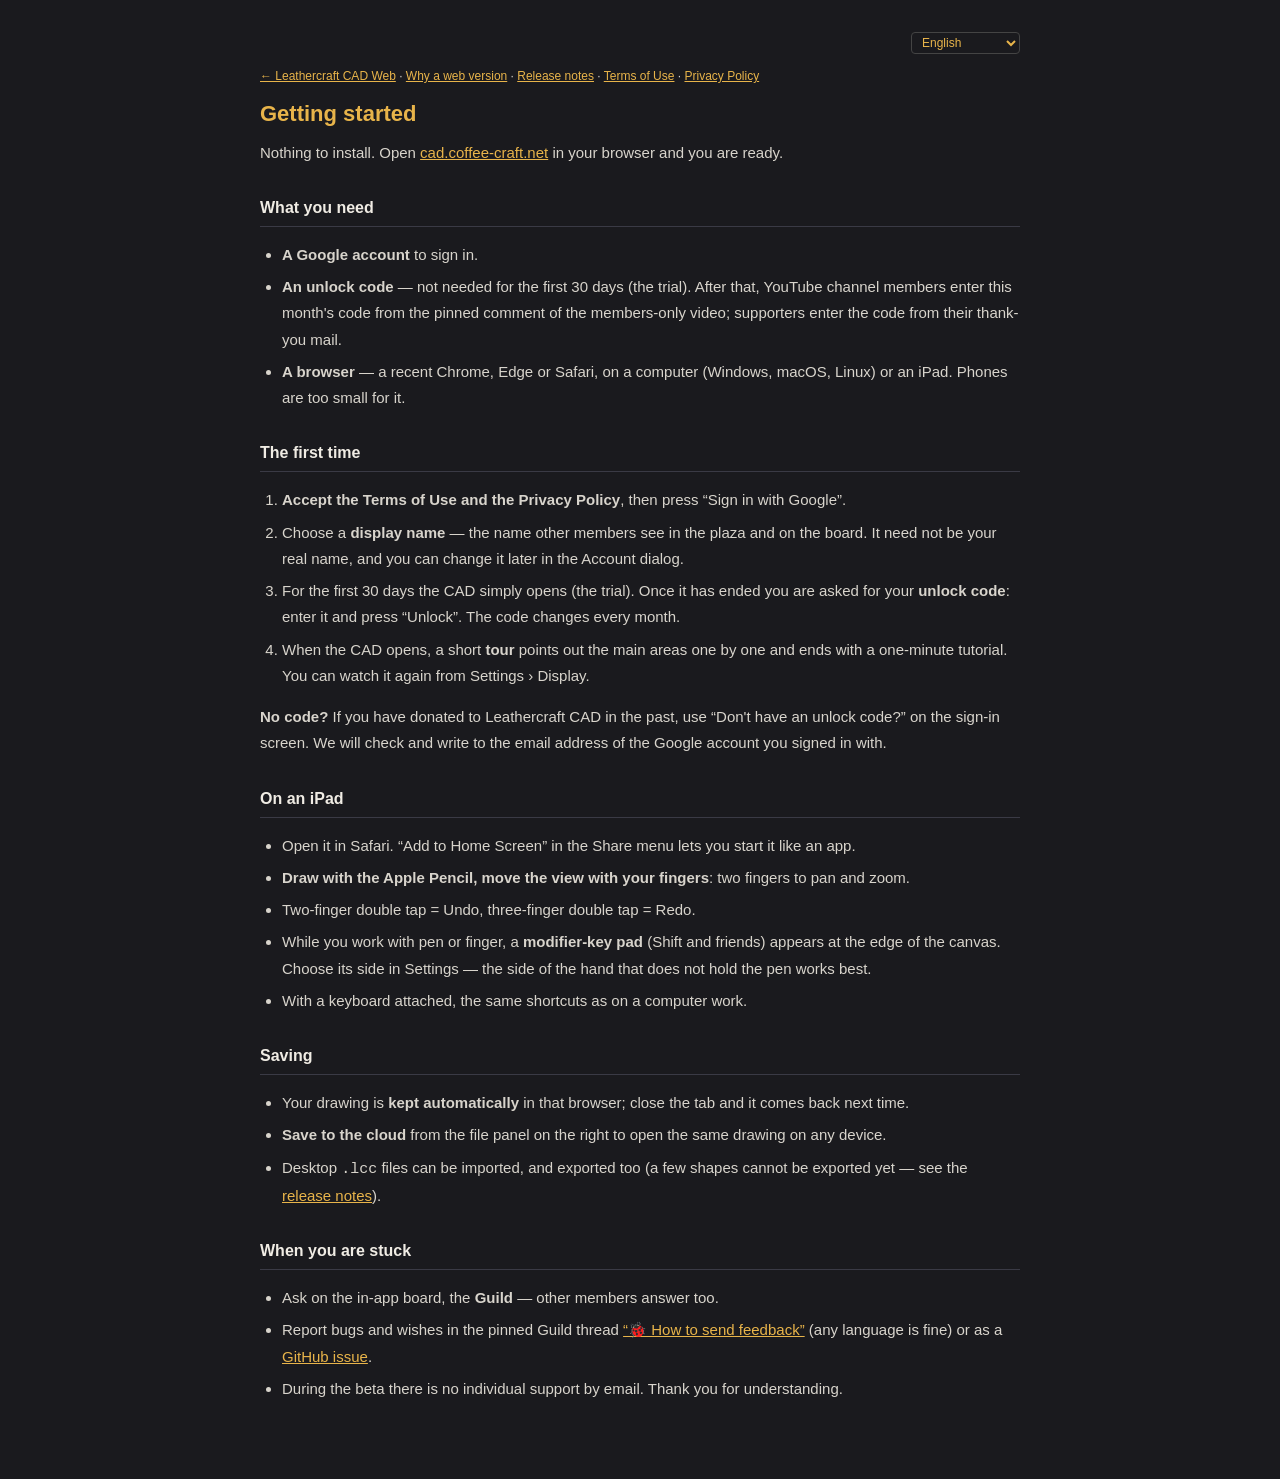
<file: start.html>
<!DOCTYPE html>
<html lang="ja">
<head>
  <meta charset="UTF-8">
  <meta name="viewport" content="width=device-width, initial-scale=1.0">
  <title>Leathercraft CAD Web — 始め方 / Getting started</title>
  <link rel="icon" type="image/png" sizes="32x32" href="assets/icons/icon-32.png">
  <link rel="icon" type="image/png" sizes="192x192" href="assets/icons/icon-192.png">
  <link rel="apple-touch-icon" sizes="180x180" href="assets/icons/icon-180.png">
  <meta name="theme-color" content="#1a1a1e">
  <link rel="stylesheet" href="_legal.css?v=2">
  <!-- Google tag (gtag.js) -->
  <script async src="https://www.googletagmanager.com/gtag/js?id=G-QB0HNEXG6E"></script>
  <script>
    window.dataLayer = window.dataLayer || [];
    function gtag(){dataLayer.push(arguments);}
    gtag('js', new Date());
    gtag('config', 'G-QB0HNEXG6E');
  </script>
</head>
<body>
<main>
  <div class="lang"><button type="button" data-lang="ja">日本語</button><button type="button" data-lang="en">English</button></div>

  <section data-lang="ja">
    <nav class="top"><a href="./">← Leathercraft CAD Web</a> · <a href="about.html">なぜ Web 版か</a> · <a href="releases.html">リリースノート</a> · <a href="terms.html">利用規約</a> · <a href="privacy.html">プライバシーポリシー</a></nav>
    <h1>始め方</h1>
    <p>インストールは要りません。ブラウザで <a href="./">cad.coffee-craft.net</a> を開くだけで使えます。</p>

    <h2>用意するもの</h2>
    <ul>
      <li><strong>Google アカウント。</strong>ログインに使います。</li>
      <li><strong>アンロックコード。</strong>最初の 30 日間は不要です（お試し期間）。その後は、YouTube チャンネルメンバーの方はメンバー限定動画の固定コメントに載っている今月のコード、ご支援いただいた方はお礼のメールに書いたコードを入れます。</li>
      <li><strong>ブラウザ。</strong>Chrome・Edge・Safari の新しい版。パソコン（Windows・macOS・Linux）と iPad で動きます。スマートフォンは画面が小さすぎるので向きません。</li>
    </ul>

    <h2>はじめて開いたとき</h2>
    <ol>
      <li><strong>利用規約とプライバシーポリシーに同意</strong>して、「Google でログイン」を押します。</li>
      <li><strong>表示名</strong>を決めます。広場や掲示板でほかのメンバーに見える名前です。本名でなくて構いません。あとからアカウント画面で変えられます。</li>
      <li>最初の 30 日間はそのまま CAD が開きます（お試し期間）。期限が過ぎると<strong>アンロックコード</strong>の入力を求められるので、入れて「解除」を押します。コードは月ごとに変わります。</li>
      <li>CAD が開くと、<strong>画面ツアー</strong>が始まります。主な場所を順に照らして案内し、最後に 1 分ほどのチュートリアルに誘います。あとから 設定 › 表示 で見直せます。</li>
    </ol>
    <p><strong>コードがない方へ：</strong>過去にレザークラフトCADへ寄付いただいた方は、ログイン画面の「アンロックコードを持っていませんか？」から申し込めます。確認のうえ、ログインした Google アカウントのメールにご連絡します。</p>

    <h2>iPad で使う</h2>
    <ul>
      <li>Safari で開きます。共有メニューの「ホーム画面に追加」で、アプリのように起動できます。</li>
      <li><strong>Apple Pencil で描き、指で画面を動かします。</strong>2 本指で移動・拡大縮小。</li>
      <li>2 本指ダブルタップで元に戻す、3 本指ダブルタップでやり直す。</li>
      <li>ペンや指で操作していると、Shift などの<strong>修飾キーのパッド</strong>が画面の端に出ます。左右どちらに置くかは 設定 で選べます（ペンを持たない手の側がおすすめ）。</li>
      <li>キーボード付きの iPad では、パソコンと同じショートカットが使えます。</li>
    </ul>

    <h2>保存</h2>
    <ul>
      <li>描いている図面は、そのブラウザに<strong>自動で控え</strong>が取られます。閉じても、次に開くと戻ります。</li>
      <li>右のファイルパネルから<strong>クラウドに保存</strong>すると、どの端末からでも同じ図面を開けます。別の端末で続けたいときはクラウドへ。</li>
      <li>デスクトップ版の <code>.lcc</code> も読み込めます。書き出しもできます（一部の図形は書き出せません。<a href="releases.html">リリースノート</a>を参照）。</li>
    </ul>

    <h2>困ったとき</h2>
    <ul>
      <li>使い方の相談は、アプリ内の掲示板「<strong>ギルド</strong>」で。ほかのメンバーも答えてくれます。</li>
      <li>不具合・要望は、ギルドの固定スレッド <a href="https://cad.coffee-craft.net/feedback">「🐞 フィードバックの送り方」</a>（好きな言語で OK）か、<a href="https://github.com/LuthierTN/leathercraft-cad-web/issues" target="_blank" rel="noopener">GitHub の Issue</a> へ。</li>
      <li>β の間は、個別のサポート（メールでの使い方の案内）は行っていません。ご了承ください。</li>
    </ul>
  </section>

  <section data-lang="en">
    <nav class="top"><a href="./">← Leathercraft CAD Web</a> · <a href="about.html">Why a web version</a> · <a href="releases.html">Release notes</a> · <a href="terms.html">Terms of Use</a> · <a href="privacy.html">Privacy Policy</a></nav>
    <h1>Getting started</h1>
    <p>Nothing to install. Open <a href="./">cad.coffee-craft.net</a> in your browser and you are ready.</p>

    <h2>What you need</h2>
    <ul>
      <li><strong>A Google account</strong> to sign in.</li>
      <li><strong>An unlock code</strong> — not needed for the first 30 days (the trial). After that, YouTube channel members enter this month's code from the pinned comment of the members-only video; supporters enter the code from their thank-you mail.</li>
      <li><strong>A browser</strong> — a recent Chrome, Edge or Safari, on a computer (Windows, macOS, Linux) or an iPad. Phones are too small for it.</li>
    </ul>

    <h2>The first time</h2>
    <ol>
      <li><strong>Accept the Terms of Use and the Privacy Policy</strong>, then press “Sign in with Google”.</li>
      <li>Choose a <strong>display name</strong> — the name other members see in the plaza and on the board. It need not be your real name, and you can change it later in the Account dialog.</li>
      <li>For the first 30 days the CAD simply opens (the trial). Once it has ended you are asked for your <strong>unlock code</strong>: enter it and press “Unlock”. The code changes every month.</li>
      <li>When the CAD opens, a short <strong>tour</strong> points out the main areas one by one and ends with a one-minute tutorial. You can watch it again from Settings › Display.</li>
    </ol>
    <p><strong>No code?</strong> If you have donated to Leathercraft CAD in the past, use “Don't have an unlock code?” on the sign-in screen. We will check and write to the email address of the Google account you signed in with.</p>

    <h2>On an iPad</h2>
    <ul>
      <li>Open it in Safari. “Add to Home Screen” in the Share menu lets you start it like an app.</li>
      <li><strong>Draw with the Apple Pencil, move the view with your fingers</strong>: two fingers to pan and zoom.</li>
      <li>Two-finger double tap = Undo, three-finger double tap = Redo.</li>
      <li>While you work with pen or finger, a <strong>modifier-key pad</strong> (Shift and friends) appears at the edge of the canvas. Choose its side in Settings — the side of the hand that does not hold the pen works best.</li>
      <li>With a keyboard attached, the same shortcuts as on a computer work.</li>
    </ul>

    <h2>Saving</h2>
    <ul>
      <li>Your drawing is <strong>kept automatically</strong> in that browser; close the tab and it comes back next time.</li>
      <li><strong>Save to the cloud</strong> from the file panel on the right to open the same drawing on any device.</li>
      <li>Desktop <code>.lcc</code> files can be imported, and exported too (a few shapes cannot be exported yet — see the <a href="releases.html">release notes</a>).</li>
    </ul>

    <h2>When you are stuck</h2>
    <ul>
      <li>Ask on the in-app board, the <strong>Guild</strong> — other members answer too.</li>
      <li>Report bugs and wishes in the pinned Guild thread <a href="https://cad.coffee-craft.net/feedback">“🐞 How to send feedback”</a> (any language is fine) or as a <a href="https://github.com/LuthierTN/leathercraft-cad-web/issues" target="_blank" rel="noopener">GitHub issue</a>.</li>
      <li>During the beta there is no individual support by email. Thank you for understanding.</li>
    </ul>
  </section>

  <!-- i18n:pages begin — generated by tools/i18n/translate_pages.mjs from the ja/en sections above; do not edit by hand -->
  <section data-lang="de">
    <nav class="top"><a href="./">← Leathercraft CAD Web</a> · <a href="about.html">Warum eine Webversion</a> · <a href="releases.html">Versionshinweise</a> · <a href="terms.html">Nutzungsbedingungen</a> · <a href="privacy.html">Datenschutzrichtlinie</a></nav>
    <h1>Erste Schritte</h1>
    <p>Sie müssen nichts installieren. Öffnen Sie einfach <a href="./">cad.coffee-craft.net</a> in Ihrem Browser, und schon kann es losgehen.</p>

    <h2>Was Sie brauchen</h2>
    <ul>
      <li><strong>Ein Google-Konto</strong> zum Anmelden.</li>
      <li><strong>Einen Entsperrcode</strong> – in den ersten 30 Tagen (dem Testzeitraum) noch nicht nötig. Danach geben Kanalmitglieder auf YouTube den Code des aktuellen Monats aus dem angepinnten Kommentar des Videos nur für Mitglieder ein; Unterstützer geben den Code aus ihrer Dankes-E-Mail ein.</li>
      <li><strong>Einen Browser</strong> – eine aktuelle Version von Chrome, Edge oder Safari, auf einem Computer (Windows, macOS, Linux) oder einem iPad. Für Smartphones ist der Bildschirm zu klein.</li>
    </ul>

    <h2>Beim ersten Öffnen</h2>
    <ol>
      <li><strong>Stimmen Sie den Nutzungsbedingungen und der Datenschutzrichtlinie zu</strong> und tippen bzw. klicken Sie dann auf „Mit Google anmelden“.</li>
      <li>Wählen Sie einen <strong>Anzeigenamen</strong> – den Namen, den andere Mitglieder in der Plaza und im Forum sehen. Es muss nicht Ihr echter Name sein, und Sie können ihn später im Dialog „Konto“ ändern.</li>
      <li>In den ersten 30 Tagen öffnet sich das CAD einfach (der Testzeitraum). Danach werden Sie nach Ihrem <strong>Entsperrcode</strong> gefragt: Geben Sie ihn ein und klicken Sie auf „Entsperren“. Der Code ändert sich jeden Monat.</li>
      <li>Wenn sich das CAD öffnet, startet eine kurze <strong>Bildschirmtour</strong>. Sie zeigt Ihnen nacheinander die wichtigsten Bereiche und lädt Sie am Ende zu einem einminütigen Tutorial ein. Sie können sie später unter Einstellungen › Anzeige noch einmal ansehen.</li>
    </ol>
    <p><strong>Kein Code?</strong> Wenn Sie früher für Leathercraft CAD gespendet haben, nutzen Sie auf dem Anmeldebildschirm „Sie haben keinen Entsperrcode?“. Wir prüfen das und schreiben Ihnen an die E-Mail-Adresse des Google-Kontos, mit dem Sie sich angemeldet haben.</p>

    <h2>Auf dem iPad</h2>
    <ul>
      <li>Öffnen Sie die Seite in Safari. Mit „Zum Home-Bildschirm“ im Teilen-Menü können Sie sie wie eine App starten.</li>
      <li><strong>Mit dem Apple Pencil zeichnen, mit den Fingern die Ansicht bewegen</strong>: mit zwei Fingern verschieben und zoomen.</li>
      <li>Doppeltippen mit zwei Fingern = Rückgängig, Doppeltippen mit drei Fingern = Wiederholen.</li>
      <li>Während Sie mit Stift oder Finger arbeiten, erscheint am Rand der Zeichenfläche ein <strong>Feld mit Sondertasten</strong> wie Shift. Auf welcher Seite es liegt, wählen Sie in den Einstellungen – am besten auf der Seite der Hand, die den Stift nicht hält.</li>
      <li>Mit angeschlossener Tastatur funktionieren dieselben Tastenkürzel wie am Computer.</li>
    </ul>

    <h2>Speichern</h2>
    <ul>
      <li>Ihre Zeichnung wird in diesem Browser <strong>automatisch gesichert</strong>. Auch wenn Sie den Tab schließen, ist sie beim nächsten Öffnen wieder da.</li>
      <li>Wenn Sie über die Dateileiste rechts <strong>in der Cloud speichern</strong>, können Sie dieselbe Zeichnung auf jedem Gerät öffnen. Wenn Sie auf einem anderen Gerät weiterarbeiten möchten, speichern Sie also in der Cloud.</li>
      <li><code>.lcc</code>-Dateien der Desktop-Version lassen sich importieren und auch exportieren (einige Formen können noch nicht exportiert werden – siehe <a href="releases.html">Versionshinweise</a>).</li>
    </ul>

    <h2>Wenn Sie nicht weiterkommen</h2>
    <ul>
      <li>Fragen zur Bedienung stellen Sie am besten im Forum in der App, der <strong>Gilde</strong> – dort antworten auch andere Mitglieder.</li>
      <li>Fehler und Wünsche melden Sie im angepinnten Thema der Gilde <a href="https://cad.coffee-craft.net/feedback">„🐞 So senden Sie Feedback“</a> (jede Sprache ist willkommen) oder als <a href="https://github.com/LuthierTN/leathercraft-cad-web/issues" target="_blank" rel="noopener">GitHub-Issue</a>.</li>
      <li>Während der Beta gibt es keine persönliche Unterstützung per E-Mail. Vielen Dank für Ihr Verständnis.</li>
    </ul>
  </section>

  <section data-lang="es">
    <nav class="top"><a href="./">← Leathercraft CAD Web</a> · <a href="about.html">Por qué una versión web</a> · <a href="releases.html">Notas de la versión</a> · <a href="terms.html">Términos de uso</a> · <a href="privacy.html">Política de privacidad</a></nav>
    <h1>Primeros pasos</h1>
    <p>No hay nada que instalar. Abre <a href="./">cad.coffee-craft.net</a> en tu navegador y listo.</p>

    <h2>Qué necesitas</h2>
    <ul>
      <li><strong>Una cuenta de Google</strong> para iniciar sesión.</li>
      <li><strong>Un código de desbloqueo</strong>: no hace falta durante los primeros 30 días (el periodo de prueba). Después, si eres miembro del canal de YouTube, introduces el código de este mes, que está en el comentario fijado del vídeo exclusivo para miembros; si me has apoyado con una donación, el código que te envié en el correo de agradecimiento.</li>
      <li><strong>Un navegador</strong>: una versión reciente de Chrome, Edge o Safari, en un ordenador (Windows, macOS, Linux) o en un iPad. En un móvil la pantalla se queda demasiado pequeña.</li>
    </ul>

    <h2>La primera vez</h2>
    <ol>
      <li><strong>Acepta los Términos de uso y la Política de privacidad</strong> y pulsa «Iniciar sesión con Google».</li>
      <li>Elige un <strong>nombre visible</strong>: es el nombre que verán los demás miembros en la Plaza y en el foro. No hace falta que sea tu nombre real, y puedes cambiarlo más adelante en la ventana «Cuenta».</li>
      <li>Durante los primeros 30 días el CAD se abre sin más (el periodo de prueba). Cuando termina, se te pide el <strong>código de desbloqueo</strong>: escríbelo y pulsa «Desbloquear». El código cambia cada mes.</li>
      <li>Al abrirse el CAD, empieza un breve <strong>recorrido de pantalla</strong> que te va señalando las zonas principales una a una y termina invitándote a un tutorial de un minuto. Puedes volver a verlo desde «Configuración» › «Visualización».</li>
    </ol>
    <p><strong>¿No tienes código?</strong> Si en el pasado hiciste una donación a Leathercraft CAD, usa «¿No tienes un código de desbloqueo?» en la pantalla de inicio de sesión. Lo comprobaré y te escribiré al correo de la cuenta de Google con la que iniciaste sesión.</p>

    <h2>En un iPad</h2>
    <ul>
      <li>Ábrelo en Safari. Con «Añadir a pantalla de inicio» del menú Compartir puedes abrirlo como si fuera una app.</li>
      <li><strong>Dibuja con el Apple Pencil y mueve la vista con los dedos</strong>: con dos dedos desplazas y haces zoom.</li>
      <li>Doble toque con dos dedos = Deshacer; doble toque con tres dedos = Rehacer.</li>
      <li>Mientras trabajas con el lápiz o con el dedo, aparece en el borde del lienzo un <strong>panel de teclas modificadoras</strong> (Shift y demás). Puedes elegir en qué lado ponerlo en «Configuración»; lo más cómodo es el lado de la mano que no sujeta el lápiz.</li>
      <li>Si el iPad tiene teclado, funcionan los mismos atajos que en el ordenador.</li>
    </ul>

    <h2>Guardar</h2>
    <ul>
      <li>Tu dibujo se <strong>guarda automáticamente</strong> en ese navegador; si cierras la pestaña, lo recuperas la próxima vez.</li>
      <li><strong>Guarda en la nube</strong> desde el panel de archivos de la derecha para abrir el mismo dibujo en cualquier dispositivo.</li>
      <li>Puedes importar archivos <code>.lcc</code> de la versión para ordenador, y también exportarlos (algunas formas aún no se pueden exportar; consulta las <a href="releases.html">notas de la versión</a>).</li>
    </ul>

    <h2>Si necesitas ayuda</h2>
    <ul>
      <li>Pregunta en el foro de la app, el <strong>Gremio</strong>: los demás miembros también responden.</li>
      <li>Para avisar de errores o hacer peticiones, usa el hilo fijado del Gremio <a href="https://cad.coffee-craft.net/feedback">«🐞 Cómo enviar comentarios»</a> (en el idioma que prefieras) o abre un <a href="https://github.com/LuthierTN/leathercraft-cad-web/issues" target="_blank" rel="noopener">issue en GitHub</a>.</li>
      <li>Durante la beta no ofrezco soporte individual por correo. Gracias por tu comprensión.</li>
    </ul>
  </section>

  <section data-lang="fr">
    <nav class="top"><a href="./">← Leathercraft CAD Web</a> · <a href="about.html">Pourquoi une version web</a> · <a href="releases.html">Notes de version</a> · <a href="terms.html">Conditions d'utilisation</a> · <a href="privacy.html">Politique de confidentialité</a></nav>
    <h1>Premiers pas</h1>
    <p>Rien à installer. Ouvrez <a href="./">cad.coffee-craft.net</a> dans votre navigateur, et c'est parti.</p>

    <h2>Ce dont vous avez besoin</h2>
    <ul>
      <li><strong>Un compte Google</strong> pour vous connecter.</li>
      <li><strong>Un code de déverrouillage</strong> — inutile pendant les 30 premiers jours (la période d'essai). Ensuite, les membres de la chaîne YouTube saisissent le code du mois, qui se trouve dans le commentaire épinglé de la vidéo réservée aux membres ; si vous m'avez soutenu, saisissez le code indiqué dans mon e-mail de remerciement.</li>
      <li><strong>Un navigateur</strong> — une version récente de Chrome, Edge ou Safari, sur ordinateur (Windows, macOS, Linux) ou sur iPad. L'écran d'un smartphone est trop petit.</li>
    </ul>

    <h2>La première fois</h2>
    <ol>
      <li><strong>Acceptez les Conditions d'utilisation et la Politique de confidentialité</strong>, puis appuyez sur « Se connecter avec Google ».</li>
      <li>Choisissez un <strong>nom d'affichage</strong> — le nom que les autres membres verront sur la Place et sur le forum. Inutile que ce soit votre vrai nom, et vous pourrez le changer plus tard dans la fenêtre Compte.</li>
      <li>Pendant les 30 premiers jours, le CAD s'ouvre tout simplement (la période d'essai). Une fois celle-ci terminée, votre <strong>code de déverrouillage</strong> vous est demandé : saisissez-le et appuyez sur « Déverrouiller ». Le code change chaque mois.</li>
      <li>À l'ouverture du CAD, une courte <strong>visite guidée</strong> vous montre les principales zones une à une, puis vous propose un tutoriel d'une minute. Vous pouvez la revoir depuis Paramètres › Affichage.</li>
    </ol>
    <p><strong>Pas de code ?</strong> Si vous avez déjà fait un don à Leathercraft CAD, faites une demande via « Vous n'avez pas de code de déverrouillage ? » sur l'écran de connexion. Après vérification, je vous écrirai à l'adresse e-mail du compte Google avec lequel vous vous êtes connecté.</p>

    <h2>Sur iPad</h2>
    <ul>
      <li>Ouvrez-le dans Safari. Avec « Sur l'écran d'accueil » dans le menu Partager, vous pouvez le lancer comme une application.</li>
      <li><strong>Dessinez avec l'Apple Pencil, déplacez la vue avec les doigts</strong> : deux doigts pour faire défiler et zoomer.</li>
      <li>Toucher deux fois avec deux doigts = Annuler, toucher deux fois avec trois doigts = Rétablir.</li>
      <li>Quand vous travaillez au stylet ou au doigt, un <strong>pavé de touches de modification</strong> (Shift, etc.) apparaît au bord de la zone de dessin. Choisissez son côté dans Paramètres — le mieux est le côté de la main qui ne tient pas le stylet.</li>
      <li>Avec un clavier branché, les mêmes raccourcis que sur ordinateur fonctionnent.</li>
    </ul>

    <h2>Enregistrement</h2>
    <ul>
      <li>Votre dessin est <strong>conservé automatiquement</strong> dans ce navigateur : fermez l'onglet, il sera là la prochaine fois.</li>
      <li><strong>Enregistrez sur le cloud</strong> depuis le panneau Fichiers à droite pour ouvrir le même dessin sur n'importe quel appareil. Pour continuer sur un autre appareil, passez par le cloud.</li>
      <li>Les fichiers <code>.lcc</code> de la version pour ordinateur peuvent être importés, et aussi exportés (quelques formes ne peuvent pas encore être exportées — voir les <a href="releases.html">notes de version</a>).</li>
    </ul>

    <h2>Besoin d'aide ?</h2>
    <ul>
      <li>Posez vos questions sur le forum intégré à l'application, la <strong>Guilde</strong> — les autres membres répondent aussi.</li>
      <li>Signalez bugs et souhaits dans le sujet épinglé de la Guilde <a href="https://cad.coffee-craft.net/feedback">« 🐞 Comment envoyer vos retours »</a> (dans la langue de votre choix) ou via une <a href="https://github.com/LuthierTN/leathercraft-cad-web/issues" target="_blank" rel="noopener">issue GitHub</a>.</li>
      <li>Pendant la bêta, je n'assure pas d'assistance individuelle par e-mail. Merci de votre compréhension.</li>
    </ul>
  </section>

  <section data-lang="it">
    <nav class="top"><a href="./">← Leathercraft CAD Web</a> · <a href="about.html">Perché una versione web</a> · <a href="releases.html">Note di rilascio</a> · <a href="terms.html">Condizioni d'uso</a> · <a href="privacy.html">Politica sulla privacy</a></nav>
    <h1>Come iniziare</h1>
    <p>Non c'è niente da installare. Apri <a href="./">cad.coffee-craft.net</a> nel tuo browser e sei pronto.</p>

    <h2>Cosa ti serve</h2>
    <ul>
      <li><strong>Un account Google</strong> per accedere.</li>
      <li><strong>Un codice di sblocco</strong>: non serve per i primi 30 giorni (il periodo di prova). Dopo, se sei membro del canale YouTube inserisci il codice del mese che trovi nel commento fissato del video riservato ai membri; se mi hai sostenuto, inserisci il codice scritto nella mail di ringraziamento.</li>
      <li><strong>Un browser</strong>: una versione recente di Chrome, Edge o Safari, su un computer (Windows, macOS, Linux) o su un iPad. Lo schermo dello smartphone è troppo piccolo.</li>
    </ul>

    <h2>La prima volta</h2>
    <ol>
      <li><strong>Accetta le Condizioni d'uso e la Politica sulla privacy</strong>, poi premi «Accedi con Google».</li>
      <li>Scegli un <strong>nome visualizzato</strong>: è il nome che gli altri membri vedono nella Piazza e nella Bacheca. Non serve che sia il tuo vero nome, e puoi cambiarlo in seguito dalla finestra Account.</li>
      <li>Per i primi 30 giorni il CAD si apre e basta (il periodo di prova). Quando è finito ti viene chiesto il <strong>codice di sblocco</strong>: inseriscilo e premi «Sblocca». Il codice cambia ogni mese.</li>
      <li>Quando il CAD si apre, un breve <strong>tour della schermata</strong> ti mostra una alla volta le zone principali e si chiude con un tutorial di un minuto. Puoi rivederlo da Impostazioni › Visualizzazione.</li>
    </ol>
    <p><strong>Non hai un codice?</strong> Se in passato hai fatto una donazione a Leathercraft CAD, usa «Non hai un codice di sblocco?» nella schermata di accesso. Dopo una verifica ti scriverò all'indirizzo email dell'account Google con cui hai effettuato l'accesso.</p>

    <h2>Su iPad</h2>
    <ul>
      <li>Aprilo in Safari. Con «Aggiungi alla schermata Home» nel menu Condividi puoi avviarlo come un'app.</li>
      <li><strong>Disegna con l'Apple Pencil e sposta la vista con le dita</strong>: con due dita scorri e fai zoom.</li>
      <li>Doppio tocco con due dita = Annulla, doppio tocco con tre dita = Ripristina.</li>
      <li>Mentre lavori con la penna o con le dita, sul bordo dell'area di disegno compare un <strong>pannello dei tasti modificatori</strong> (Shift e simili). Puoi scegliere il lato in Impostazioni: conviene quello della mano che non tiene la penna.</li>
      <li>Con una tastiera collegata funzionano le stesse scorciatoie del computer.</li>
    </ul>

    <h2>Salvare</h2>
    <ul>
      <li>Il tuo disegno viene <strong>conservato automaticamente</strong> in quel browser: se chiudi la scheda, lo ritrovi la volta dopo.</li>
      <li><strong>Salva su cloud</strong> dal pannello dei file a destra per aprire lo stesso disegno da qualsiasi dispositivo.</li>
      <li>I file <code>.lcc</code> della versione per computer si possono importare ed esportare (alcune forme non si possono ancora esportare: vedi le <a href="releases.html">note di rilascio</a>).</li>
    </ul>

    <h2>Se hai bisogno di aiuto</h2>
    <ul>
      <li>Chiedi nella bacheca interna all'app, la <strong>Gilda</strong>: rispondono anche gli altri membri.</li>
      <li>Segnala bug e desideri nella discussione fissata della Gilda <a href="https://cad.coffee-craft.net/feedback">«🐞 Come inviare un feedback»</a> (va bene qualsiasi lingua) oppure con una <a href="https://github.com/LuthierTN/leathercraft-cad-web/issues" target="_blank" rel="noopener">issue su GitHub</a>.</li>
      <li>Durante la beta non offro assistenza individuale via email. Grazie per la comprensione.</li>
    </ul>
  </section>

  <section data-lang="ru">
    <nav class="top"><a href="./">← Leathercraft CAD Web</a> · <a href="about.html">Зачем веб-версия</a> · <a href="releases.html">История релизов</a> · <a href="terms.html">Условия использования</a> · <a href="privacy.html">Политика конфиденциальности</a></nav>
    <h1>С чего начать</h1>
    <p>Ничего устанавливать не нужно. Просто откройте <a href="./">cad.coffee-craft.net</a> в браузере — и можно работать.</p>

    <h2>Что понадобится</h2>
    <ul>
      <li><strong>Аккаунт Google</strong> — для входа.</li>
      <li><strong>Код разблокировки</strong> — в первые 30 дней (пробный период) он не нужен. Потом спонсоры канала на YouTube вводят код этого месяца из закреплённого комментария под видео для спонсоров, а те, кто поддержал проект, — код из благодарственного письма.</li>
      <li><strong>Браузер</strong> — свежая версия Chrome, Edge или Safari на компьютере (Windows, macOS, Linux) или на iPad. На телефоне экран слишком маленький.</li>
    </ul>

    <h2>Первый запуск</h2>
    <ol>
      <li><strong>Примите Условия использования и Политику конфиденциальности</strong>, затем нажмите «Войти через Google».</li>
      <li>Выберите <strong>имя для отображения</strong> — его видят другие участники на Площади и на форуме. Настоящее имя указывать не обязательно, а поменять его можно позже в окне «Аккаунт».</li>
      <li>Первые 30 дней CAD просто открывается (пробный период). Когда он закончится, у вас спросят <strong>код разблокировки</strong>: введите его и нажмите «Разблокировать». Код меняется каждый месяц.</li>
      <li>Когда CAD откроется, короткая <strong>экскурсия по экрану</strong> по очереди покажет основные области и в конце предложит минутный урок. Посмотреть её снова можно в разделе «Настройки» › «Вид».</li>
    </ol>
    <p><strong>Нет кода?</strong> Если вы раньше делали пожертвование на Leathercraft CAD, нажмите «Нет кода разблокировки?» на экране входа. Я всё проверю и напишу на почту того аккаунта Google, с которым вы вошли.</p>

    <h2>На iPad</h2>
    <ul>
      <li>Откройте сайт в Safari. Через «На экран „Домой“» в меню «Поделиться» его можно запускать как приложение.</li>
      <li><strong>Рисуйте с Apple Pencil, а изображение двигайте пальцами</strong>: двумя пальцами — перемещение и масштаб.</li>
      <li>Двойное касание двумя пальцами — отменить, тремя пальцами — повторить.</li>
      <li>Когда вы работаете пером или пальцем, у края холста появляется <strong>панель клавиш-модификаторов</strong> (Shift и другие). Сторону для неё можно выбрать в «Настройках» — удобнее всего со стороны руки, в которой нет пера.</li>
      <li>Если к iPad подключена клавиатура, работают те же сочетания клавиш, что и на компьютере.</li>
    </ul>

    <h2>Сохранение</h2>
    <ul>
      <li>Ваш чертёж <strong>сохраняется автоматически</strong> в этом браузере: закройте вкладку — и в следующий раз он вернётся.</li>
      <li><strong>Сохраните в облако</strong> через панель файлов справа, чтобы открыть тот же чертёж на любом устройстве. Хотите продолжить на другом устройстве — сохраняйте в облако.</li>
      <li>Файлы <code>.lcc</code> из версии для компьютера можно импортировать, а также экспортировать (некоторые фигуры пока не экспортируются — см. <a href="releases.html">историю релизов</a>).</li>
    </ul>

    <h2>Если что-то не получается</h2>
    <ul>
      <li>Вопросы по работе с программой задавайте на форуме внутри приложения — в <strong>Гильдии</strong>: отвечают и другие участники.</li>
      <li>Об ошибках и пожеланиях пишите в закреплённой теме Гильдии <a href="https://cad.coffee-craft.net/feedback">«🐞 Как отправить отзыв»</a> (на любом языке) или создайте <a href="https://github.com/LuthierTN/leathercraft-cad-web/issues" target="_blank" rel="noopener">issue на GitHub</a>.</li>
      <li>Пока идёт бета-тестирование, индивидуальной поддержки по почте нет. Спасибо за понимание.</li>
    </ul>
  </section>

  <section data-lang="zh">
    <nav class="top"><a href="./">← Leathercraft CAD Web</a> · <a href="about.html">為什麼要推出網頁版</a> · <a href="releases.html">發行說明</a> · <a href="terms.html">服務條款</a> · <a href="privacy.html">隱私政策</a></nav>
    <h1>開始使用</h1>
    <p>不需要安裝。用瀏覽器打開 <a href="./">cad.coffee-craft.net</a> 就能使用。</p>

    <h2>需要準備的東西</h2>
    <ul>
      <li><strong>Google 帳戶。</strong>用來登入。</li>
      <li><strong>解鎖碼。</strong>最初的 30 天（試用期間）不需要。之後，YouTube 頻道會員請輸入會員專屬影片置頂留言裡的本月解鎖碼；曾經贊助過的朋友，請輸入我寄給你的感謝信中的解鎖碼。</li>
      <li><strong>瀏覽器。</strong>較新版本的 Chrome、Edge 或 Safari。可以在電腦（Windows、macOS、Linux）和 iPad 上使用。手機的螢幕太小，不適合使用。</li>
    </ul>

    <h2>第一次開啟時</h2>
    <ol>
      <li><strong>同意服務條款與隱私政策</strong>後，按下「使用 Google 登入」。</li>
      <li>設定<strong>顯示名稱</strong>。這是其他會員在公開廣場和討論版上看到的名字，不必使用本名，之後也可以在「帳戶」畫面中更改。</li>
      <li>最初的 30 天，CAD 會直接開啟（試用期間）。期限過後會要求輸入<strong>解鎖碼</strong>，請輸入後按下「解除」。解鎖碼每個月都會更換。</li>
      <li>CAD 開啟後，會開始<strong>螢幕導覽</strong>，依序帶你認識主要的區域，最後再邀請你試試大約一分鐘的教學。之後也可以從「設定」›「顯示」重新觀看。</li>
    </ol>
    <p><strong>沒有解鎖碼的話：</strong>如果你過去曾經贊助過 Leathercraft CAD，可以從登入畫面的「沒有解鎖碼？」提出申請。我確認之後，會寄信到你登入時使用的 Google 帳戶信箱。</p>

    <h2>在 iPad 上使用</h2>
    <ul>
      <li>請用 Safari 開啟。從分享選單選擇「加入主畫面」，就能像 App 一樣直接啟動。</li>
      <li><strong>用 Apple Pencil 繪圖，用手指移動畫面。</strong>兩指可以移動、縮放。</li>
      <li>兩指點兩下＝復原，三指點兩下＝重做。</li>
      <li>用筆或手指操作時，畫面邊緣會出現 Shift 等<strong>輔助按鍵面板</strong>。要放在左邊或右邊，可以在「設定」中選擇（建議放在沒拿筆的那隻手那一側）。</li>
      <li>接上鍵盤的 iPad，可以使用和電腦相同的快捷鍵。</li>
    </ul>

    <h2>儲存</h2>
    <ul>
      <li>正在畫的圖面會<strong>自動備份</strong>在這個瀏覽器裡。就算關掉，下次開啟時也會回來。</li>
      <li>從右側的檔案面板<strong>儲存至雲端</strong>，就能在任何裝置上開啟同一份圖面。想換到別的裝置繼續畫時，請存到雲端。</li>
      <li>也可以匯入電腦版的 <code>.lcc</code> 檔，並且能匯出（部分圖形目前還無法匯出，請參閱<a href="releases.html">發行說明</a>）。</li>
    </ul>

    <h2>遇到問題時</h2>
    <ul>
      <li>使用上的問題，歡迎到 App 內的討論版「<strong>公會</strong>」發問，其他會員也會幫忙回答。</li>
      <li>錯誤回報或功能建議，請發到公會的置頂討論串 <a href="https://cad.coffee-craft.net/feedback">「🐞 如何傳送意見回饋」</a>（用任何語言都可以），或是提交 <a href="https://github.com/LuthierTN/leathercraft-cad-web/issues" target="_blank" rel="noopener">GitHub issue</a>。</li>
      <li>Beta 測試期間，不提供個別支援（透過電子郵件說明使用方法），敬請見諒。</li>
    </ul>
  </section>

  <section data-lang="zh-cn">
    <nav class="top"><a href="./">← Leathercraft CAD Web</a> · <a href="about.html">为什么要开发网页版</a> · <a href="releases.html">更新日志</a> · <a href="terms.html">使用条款</a> · <a href="privacy.html">隐私政策</a></nav>
    <h1>入门指南</h1>
    <p>无需安装。只要在浏览器中打开 <a href="./">cad.coffee-craft.net</a> 就能使用。</p>

    <h2>你需要准备的</h2>
    <ul>
      <li><strong>Google 账户。</strong>用于登录。</li>
      <li><strong>解锁码。</strong>最初 30 天（试用期）不需要。之后，YouTube 频道会员请输入会员专属视频置顶评论里的本月解锁码；支持过本项目的朋友请输入感谢邮件中的解锁码。</li>
      <li><strong>浏览器。</strong>较新版本的 Chrome、Edge 或 Safari。可在电脑（Windows、macOS、Linux）和 iPad 上运行。手机屏幕太小，不适合使用。</li>
    </ul>

    <h2>第一次打开时</h2>
    <ol>
      <li><strong>同意使用条款和隐私政策</strong>，然后点击“使用 Google 登录”。</li>
      <li>设置<strong>显示名称</strong>——这是其他成员在广场和论坛上看到的名字。不必使用真名，之后也可以在“账户”中修改。</li>
      <li>最初 30 天（试用期）CAD 会直接打开。试用期结束后，会要求你输入<strong>解锁码</strong>：输入后点击“解除”。解锁码每月更换。</li>
      <li>CAD 打开后，会开始<strong>屏幕导览</strong>，依次介绍主要区域，最后引导你体验一个约 1 分钟的教程。之后可以在“设置 › 显示”中再次观看。</li>
    </ol>
    <p><strong>没有解锁码？</strong>如果你以前曾为 Leathercraft CAD 捐款，可以在登录界面点击“没有解锁码？”进行申请。我确认后，会发邮件到你登录所用 Google 账户的邮箱。</p>

    <h2>在 iPad 上使用</h2>
    <ul>
      <li>用 Safari 打开。在共享菜单中选择“添加到主屏幕”，就能像应用一样启动。</li>
      <li><strong>用 Apple Pencil 绘图，用手指移动画面</strong>：双指拖动平移、缩放。</li>
      <li>双指连点两下为撤销，三指连点两下为重做。</li>
      <li>用笔或手指操作时，画布边缘会出现 Shift 等<strong>修饰键面板</strong>。可在“设置”中选择放在左侧还是右侧——建议放在不拿笔的那只手一侧。</li>
      <li>连接键盘的 iPad 可以使用与电脑相同的快捷键。</li>
    </ul>

    <h2>保存</h2>
    <ul>
      <li>正在绘制的图纸会<strong>自动保存</strong>在当前浏览器中；即使关闭，下次打开时也会恢复。</li>
      <li>在右侧的文件面板中<strong>保存到云</strong>，就能在任何设备上打开同一份图纸。想换台设备继续画时，就存到云端吧。</li>
      <li>也可以导入电脑版的 <code>.lcc</code> 文件，并且能导出（部分图形暂时无法导出，详见<a href="releases.html">更新日志</a>）。</li>
    </ul>

    <h2>遇到问题时</h2>
    <ul>
      <li>使用上的问题，可以在应用内的论坛“<strong>公会</strong>”里提问，其他成员也会帮忙解答。</li>
      <li>问题反馈和功能建议，请发到公会的置顶帖 <a href="https://cad.coffee-craft.net/feedback">“🐞 如何发送反馈”</a>（用什么语言都可以），或提交 <a href="https://github.com/LuthierTN/leathercraft-cad-web/issues" target="_blank" rel="noopener">GitHub Issue</a>。</li>
      <li>测试版期间，暂不提供个别支持（通过邮件讲解使用方法）。敬请谅解。</li>
    </ul>
  </section>

  <section data-lang="ko">
    <nav class="top"><a href="./">← Leathercraft CAD Web</a> · <a href="about.html">웹 버전을 선택한 이유</a> · <a href="releases.html">릴리스 노트</a> · <a href="terms.html">이용약관</a> · <a href="privacy.html">개인정보 보호정책</a></nav>
    <h1>시작하기</h1>
    <p>따로 설치할 필요가 없어요. 브라우저에서 <a href="./">cad.coffee-craft.net</a>을 열기만 하면 바로 쓸 수 있습니다.</p>

    <h2>준비할 것</h2>
    <ul>
      <li><strong>Google 계정.</strong> 로그인할 때 사용합니다.</li>
      <li><strong>언락 코드.</strong> 처음 30일 동안(체험 기간)은 필요 없어요. 그 뒤로는, YouTube 채널 멤버십 회원이시라면 회원 전용 동영상의 고정 댓글에 올라와 있는 이번 달 코드를, 후원해 주신 분은 감사 메일에 적어 드린 코드를 입력하시면 됩니다.</li>
      <li><strong>브라우저.</strong> Chrome, Edge, Safari의 최신 버전. 컴퓨터(Windows, macOS, Linux)와 iPad에서 작동합니다. 스마트폰은 화면이 너무 작아서 맞지 않아요.</li>
    </ul>

    <h2>처음 열었을 때</h2>
    <ol>
      <li><strong>이용약관과 개인정보 보호정책에 동의</strong>하고 “Google로 로그인”을 누르세요.</li>
      <li><strong>표시 이름</strong>을 정하세요. 광장이나 게시판에서 다른 회원들에게 보이는 이름입니다. 실명이 아니어도 괜찮고, 나중에 계정 화면에서 바꿀 수 있어요.</li>
      <li>처음 30일 동안(체험 기간)은 CAD가 그대로 열립니다. 기간이 끝나면 <strong>언락 코드</strong>를 묻는 화면이 나오니, 코드를 입력하고 “언락”을 누르세요. 코드는 달마다 바뀝니다.</li>
      <li>CAD가 열리면 <strong>화면 둘러보기</strong>가 시작됩니다. 주요 부분을 하나씩 비추며 안내하고, 마지막에 1분 정도 걸리는 튜토리얼로 이어집니다. 나중에 설정 › 표시에서 다시 볼 수 있어요.</li>
    </ol>
    <p><strong>코드가 없으신 분께:</strong> 예전에 Leathercraft CAD에 후원해 주신 분은 로그인 화면의 “언락 코드가 없으신가요?”에서 신청하실 수 있어요. 확인한 뒤, 로그인하신 Google 계정의 메일로 연락드리겠습니다.</p>

    <h2>iPad에서 쓰기</h2>
    <ul>
      <li>Safari에서 여세요. 공유 메뉴의 “홈 화면에 추가”를 쓰면 앱처럼 실행할 수 있습니다.</li>
      <li><strong>Apple Pencil로 그리고, 손가락으로 화면을 움직입니다.</strong> 두 손가락으로 이동하고 확대·축소해요.</li>
      <li>두 손가락으로 두 번 탭하면 실행 취소, 세 손가락으로 두 번 탭하면 다시 실행입니다.</li>
      <li>펜이나 손가락으로 작업하는 동안에는 Shift 같은 <strong>보조 키 패드</strong>가 화면 가장자리에 나타납니다. 왼쪽과 오른쪽 중 어디에 둘지는 설정에서 고를 수 있어요(펜을 쥐지 않은 손 쪽을 추천합니다).</li>
      <li>키보드를 연결한 iPad에서는 컴퓨터와 똑같은 단축키를 쓸 수 있습니다.</li>
    </ul>

    <h2>저장</h2>
    <ul>
      <li>그리고 있는 도면은 그 브라우저에 <strong>자동으로 보관</strong>됩니다. 창을 닫아도 다음에 열면 그대로 돌아와요.</li>
      <li>오른쪽 파일 패널에서 <strong>클라우드에 저장</strong>하면 어느 기기에서든 같은 도면을 열 수 있어요. 다른 기기에서 이어서 작업하고 싶을 땐 클라우드에 저장하세요.</li>
      <li>데스크톱 버전의 <code>.lcc</code> 파일도 불러올 수 있고, 내보낼 수도 있습니다(일부 도형은 아직 내보낼 수 없어요. <a href="releases.html">릴리스 노트</a>를 참고하세요).</li>
    </ul>

    <h2>도움이 필요할 때</h2>
    <ul>
      <li>사용법이 궁금하면 앱 안의 게시판 “<strong>길드</strong>”에 물어보세요. 다른 회원들도 답해 줍니다.</li>
      <li>버그나 바라는 점은 길드의 고정 글 <a href="https://cad.coffee-craft.net/feedback">“🐞 피드백 보내는 방법”</a>(어떤 언어로 써도 괜찮아요)이나 <a href="https://github.com/LuthierTN/leathercraft-cad-web/issues" target="_blank" rel="noopener">GitHub 이슈</a>로 알려 주세요.</li>
      <li>베타 기간에는 개별 지원(메일로 사용법 안내)은 하지 않습니다. 양해 부탁드려요.</li>
    </ul>
  </section>

  <section data-lang="da">
    <nav class="top"><a href="./">← Leathercraft CAD Web</a> · <a href="about.html">Hvorfor en webversion</a> · <a href="releases.html">Udgivelsesnoter</a> · <a href="terms.html">Vilkår for brug</a> · <a href="privacy.html">Privatlivspolitik</a></nav>
    <h1>Kom i gang</h1>
    <p>Der er intet at installere. Åbn <a href="./">cad.coffee-craft.net</a> i din browser, så er du klar.</p>

    <h2>Det skal du bruge</h2>
    <ul>
      <li><strong>En Google-konto</strong> til at logge ind med.</li>
      <li><strong>En oplåsningskode</strong> – den skal du ikke bruge de første 30 dage (prøveperioden). Derefter indtaster kanalmedlemmer på YouTube månedens kode fra den fastgjorte kommentar under videoen, der kun er for kanalmedlemmer, og dem, der har støttet projektet, indtaster koden fra takkemailen.</li>
      <li><strong>En browser</strong> – en nyere udgave af Chrome, Edge eller Safari på en computer (Windows, macOS, Linux) eller en iPad. En mobiltelefon har for lille en skærm.</li>
    </ul>

    <h2>Første gang</h2>
    <ol>
      <li><strong>Accepter vilkårene for brug og privatlivspolitikken</strong>, og tryk så på »Log ind med Google«.</li>
      <li>Vælg et <strong>visningsnavn</strong> – det navn, de andre medlemmer ser på Pladsen og i forummet. Det behøver ikke være dit rigtige navn, og du kan ændre det senere under Konto.</li>
      <li>De første 30 dage (prøveperioden) åbner CAD'en bare. Når de er gået, bliver du bedt om din <strong>oplåsningskode</strong>: Skriv den, og tryk på »Lås op«. Koden skifter hver måned.</li>
      <li>Når CAD'en åbner, viser en kort <strong>rundvisning</strong> dig de vigtigste steder på skærmen én ad gangen og slutter med en vejledning på et minut. Du kan se den igen under Indstillinger › Visning.</li>
    </ol>
    <p><strong>Ingen kode?</strong> Har du tidligere doneret til Leathercraft CAD, kan du bruge »Har du ikke en oplåsningskode?« på login-skærmen. Jeg tjekker det og skriver til mailadressen på den Google-konto, du loggede ind med.</p>

    <h2>På en iPad</h2>
    <ul>
      <li>Åbn siden i Safari. Med »Føj til hjemmeskærm« i Del-menuen kan du starte den som en app.</li>
      <li><strong>Tegn med Apple Pencil, og flyt visningen med fingrene</strong>: to fingre til at panorere og zoome.</li>
      <li>Dobbelttryk med to fingre = fortryd, dobbelttryk med tre fingre = annuller fortryd.</li>
      <li>Når du arbejder med pen eller finger, dukker et <strong>panel med ændringstaster</strong> (Shift og lignende) op i kanten af tegnefladen. Du vælger side under Indstillinger – det fungerer bedst i siden med den hånd, der ikke holder pennen.</li>
      <li>Med et tastatur tilsluttet virker de samme genveje som på en computer.</li>
    </ul>

    <h2>Gem</h2>
    <ul>
      <li>Din tegning <strong>gemmes automatisk</strong> i browseren; lukker du fanen, er den der igen næste gang.</li>
      <li><strong>Gem til cloud</strong> fra filpanelet til højre, så kan du åbne den samme tegning på alle dine enheder.</li>
      <li><code>.lcc</code>-filer fra desktopversionen kan importeres og også eksporteres (enkelte former kan endnu ikke eksporteres – se <a href="releases.html">udgivelsesnoterne</a>).</li>
    </ul>

    <h2>Hvis du går i stå</h2>
    <ul>
      <li>Spørg i forummet inde i appen, <strong>Lauget</strong> – de andre medlemmer svarer også.</li>
      <li>Fejl og ønsker kan du melde i den fastgjorte tråd i Lauget <a href="https://cad.coffee-craft.net/feedback">»🐞 Sådan sender du feedback«</a> (du kan skrive på et hvilket som helst sprog) eller som et <a href="https://github.com/LuthierTN/leathercraft-cad-web/issues" target="_blank" rel="noopener">GitHub-issue</a>.</li>
      <li>Mens appen er i beta, er der ingen personlig support via mail. Tak for din forståelse.</li>
    </ul>
  </section>

  <section data-lang="no">
    <nav class="top"><a href="./">← Leathercraft CAD Web</a> · <a href="about.html">Hvorfor en nettversjon</a> · <a href="releases.html">Utgivelsesnotater</a> · <a href="terms.html">Vilkår for bruk</a> · <a href="privacy.html">Personvernregler</a></nav>
    <h1>Kom i gang</h1>
    <p>Du trenger ikke installere noe. Åpne <a href="./">cad.coffee-craft.net</a> i nettleseren, så er du i gang.</p>

    <h2>Dette trenger du</h2>
    <ul>
      <li><strong>En Google-konto.</strong> Den bruker du til å logge inn.</li>
      <li><strong>En opplåsingskode</strong> – den trenger du ikke de første 30 dagene (prøveperioden). Deretter skriver kanalmedlemmer på YouTube inn månedens kode fra den festede kommentaren under videoen som bare er for medlemmer, og de som har støttet prosjektet, skriver inn koden fra takke-e-posten de fikk.</li>
      <li><strong>En nettleser.</strong> En nyere versjon av Chrome, Edge eller Safari. Det fungerer på datamaskin (Windows, macOS, Linux) og iPad. Mobiltelefoner har for liten skjerm og passer ikke.</li>
    </ul>

    <h2>Første gang du åpner det</h2>
    <ol>
      <li><strong>Godta vilkårene for bruk og personvernreglene</strong>, og trykk så på «Logg inn med Google».</li>
      <li>Velg et <strong>visningsnavn</strong>. Det er navnet andre medlemmer ser på plassen og i forumet. Det trenger ikke være ditt ekte navn, og du kan endre det senere i «Konto»-vinduet.</li>
      <li>De første 30 dagene (prøveperioden) åpnes CAD-en uten videre. Når de er over, blir du bedt om <strong>opplåsingskoden</strong>: Skriv den inn og trykk «Lås opp». Koden byttes hver måned.</li>
      <li>Når CAD-en åpnes, starter en <strong>omvisning</strong>. Den lyser opp de viktigste områdene én etter én og avslutter med å invitere deg til en kort veiledning på omtrent ett minutt. Du kan se den igjen under Innstillinger › Visning.</li>
    </ol>
    <p><strong>Har du ingen kode?</strong> Har du tidligere gitt et bidrag til Leathercraft CAD, kan du søke via «Har du ikke en opplåsingskode?» på innloggingsskjermen. Jeg sjekker det og skriver til e-postadressen til Google-kontoen du logget inn med.</p>

    <h2>Bruk på iPad</h2>
    <ul>
      <li>Åpne det i Safari. Med «Legg til på Hjem-skjerm» i Del-menyen kan du starte det som en app.</li>
      <li><strong>Tegn med Apple Pencil, og flytt visningen med fingrene.</strong> To fingre for å flytte og zoome.</li>
      <li>Dobbelttrykk med to fingre for å angre, og med tre fingre for å gjøre om.</li>
      <li>Når du jobber med penn eller finger, dukker det opp et <strong>panel med modifikatortaster</strong> som Shift i kanten av skjermen. Du velger hvilken side det skal ligge på i Innstillinger – siden til hånden som ikke holder pennen, fungerer best.</li>
      <li>Har iPaden tastatur, fungerer de samme snarveiene som på datamaskin.</li>
    </ul>

    <h2>Lagring</h2>
    <ul>
      <li>Tegningen du jobber med, blir <strong>automatisk tatt vare på</strong> i den nettleseren. Lukker du den, er den der igjen neste gang du åpner.</li>
      <li>Bruker du <strong>Lagre til sky</strong> fra filpanelet til høyre, kan du åpne den samme tegningen fra hvilken som helst enhet. Vil du fortsette på en annen enhet, lagrer du i skyen.</li>
      <li>Du kan også hente inn <code>.lcc</code>-filer fra datamaskinversjonen, og eksportere til dem (noen få former kan ikke eksporteres ennå – se <a href="releases.html">utgivelsesnotatene</a>).</li>
    </ul>

    <h2>Trenger du hjelp?</h2>
    <ul>
      <li>Spørsmål om bruken kan du stille i forumet i appen, <strong>Lauget</strong>. Andre medlemmer svarer også.</li>
      <li>Feil og ønsker kan du melde i den festede tråden i Lauget <a href="https://cad.coffee-craft.net/feedback">«🐞 Slik sender du tilbakemelding»</a> (skriv gjerne på ditt eget språk) eller som en <a href="https://github.com/LuthierTN/leathercraft-cad-web/issues" target="_blank" rel="noopener">GitHub-issue</a>.</li>
      <li>Så lenge betaen pågår, gir jeg ikke individuell hjelp på e-post. Takk for forståelsen.</li>
    </ul>
  </section>

  <section data-lang="pl">
    <nav class="top"><a href="./">← Leathercraft CAD Web</a> · <a href="about.html">Dlaczego wersja internetowa</a> · <a href="releases.html">Informacje o wydaniu</a> · <a href="terms.html">Warunki użytkowania</a> · <a href="privacy.html">Polityka prywatności</a></nav>
    <h1>Jak zacząć</h1>
    <p>Nie musisz niczego instalować. Wystarczy otworzyć <a href="./">cad.coffee-craft.net</a> w przeglądarce.</p>

    <h2>Czego potrzebujesz</h2>
    <ul>
      <li><strong>Konto Google</strong> do logowania.</li>
      <li><strong>Kod odblokowujący</strong> — niepotrzebny przez pierwsze 30 dni (okres próbny). Potem: jeśli masz członkostwo kanału YouTube, wpisujesz kod na bieżący miesiąc z przypiętego komentarza pod filmem tylko dla członków; jeśli wsparłeś projekt, wpisujesz kod z maila z podziękowaniem.</li>
      <li><strong>Przeglądarka</strong> — aktualny Chrome, Edge lub Safari, na komputerze (Windows, macOS, Linux) albo na iPadzie. Ekran telefonu jest na to za mały.</li>
    </ul>

    <h2>Pierwsze uruchomienie</h2>
    <ol>
      <li><strong>Zaakceptuj Warunki użytkowania i Politykę prywatności</strong>, a potem kliknij „Zaloguj się przez Google”.</li>
      <li>Wybierz <strong>nazwę wyświetlaną</strong> — tę, którą inni członkowie zobaczą na Placu i na forum. Nie musi to być Twoje prawdziwe imię, a później możesz ją zmienić w oknie „Konto”.</li>
      <li>Przez pierwsze 30 dni (okres próbny) CAD po prostu się otwiera. Gdy okres próbny minie, pojawi się prośba o <strong>kod odblokowujący</strong>: wpisz go i kliknij „Odblokuj”. Kod zmienia się co miesiąc.</li>
      <li>Po otwarciu CAD-a krótki <strong>przewodnik po ekranie</strong> pokaże po kolei najważniejsze miejsca i na koniec zaproponuje minutowy samouczek. Możesz go obejrzeć ponownie w Ustawienia › Wyświetlanie.</li>
    </ol>
    <p><strong>Nie masz kodu?</strong> Jeśli kiedyś wsparłeś Leathercraft CAD darowizną, kliknij „Nie masz kodu odblokowującego?” na ekranie logowania. Sprawdzę to i napiszę na adres e-mail konta Google, którym się zalogowałeś.</p>

    <h2>Na iPadzie</h2>
    <ul>
      <li>Otwórz stronę w Safari. Opcja „Do ekranu początkowego” w menu Udostępnij pozwala uruchamiać ją jak aplikację.</li>
      <li><strong>Rysuj za pomocą Apple Pencil, a widok przesuwaj palcami</strong>: dwoma palcami przesuwasz i powiększasz.</li>
      <li>Podwójne stuknięcie dwoma palcami = Cofnij, trzema palcami = Ponów.</li>
      <li>Gdy pracujesz rysikiem lub palcem, przy krawędzi obszaru rysowania pojawia się <strong>panel klawiszy modyfikujących</strong> (Shift i inne). Jego stronę wybierzesz w Ustawieniach — najlepiej po stronie ręki, w której nie trzymasz rysika.</li>
      <li>Z podłączoną klawiaturą działają te same skróty co na komputerze.</li>
    </ul>

    <h2>Zapisywanie</h2>
    <ul>
      <li>Twój rysunek jest <strong>automatycznie zachowywany</strong> w tej przeglądarce; zamknij kartę, a przy następnym otwarciu wróci.</li>
      <li><strong>Zapisz w chmurze</strong> z panelu plików po prawej, a otworzysz ten sam rysunek na każdym urządzeniu.</li>
      <li>Pliki <code>.lcc</code> z wersji na komputery można importować, a także eksportować (kilku kształtów nie da się jeszcze wyeksportować — zobacz <a href="releases.html">informacje o wydaniu</a>).</li>
    </ul>

    <h2>Gdy potrzebujesz pomocy</h2>
    <ul>
      <li>Pytaj na forum w aplikacji, w <strong>Cechu</strong> — odpowiadają też inni członkowie.</li>
      <li>Błędy i życzenia zgłaszaj w przypiętym wątku Cechu <a href="https://cad.coffee-craft.net/feedback">„🐞 Jak przesłać uwagi”</a> (w dowolnym języku) albo jako <a href="https://github.com/LuthierTN/leathercraft-cad-web/issues" target="_blank" rel="noopener">zgłoszenie (issue) na GitHubie</a>.</li>
      <li>W czasie bety nie prowadzę indywidualnego wsparcia przez e-mail. Dziękuję za wyrozumiałość.</li>
    </ul>
  </section>

  <section data-lang="pb">
    <nav class="top"><a href="./">← Leathercraft CAD Web</a> · <a href="about.html">Por que uma versão web</a> · <a href="releases.html">Notas de lançamento</a> · <a href="terms.html">Termos de Uso</a> · <a href="privacy.html">Política de Privacidade</a></nav>
    <h1>Primeiros passos</h1>
    <p>Não precisa instalar nada. Basta abrir <a href="./">cad.coffee-craft.net</a> no seu navegador e pronto.</p>

    <h2>Do que você precisa</h2>
    <ul>
      <li><strong>Uma conta Google</strong> para entrar.</li>
      <li><strong>Um código de desbloqueio</strong> — não é necessário nos primeiros 30 dias (o período de avaliação). Depois disso, membros do canal no YouTube digitam o código do mês, que está no comentário fixado do vídeo exclusivo para membros; apoiadores digitam o código que enviei no e-mail de agradecimento.</li>
      <li><strong>Um navegador</strong> — uma versão recente do Chrome, Edge ou Safari, em um computador (Windows, macOS, Linux) ou em um iPad. A tela do celular é pequena demais para ele.</li>
    </ul>

    <h2>Na primeira vez</h2>
    <ol>
      <li><strong>Aceite os Termos de Uso e a Política de Privacidade</strong> e depois toque em “Entrar com Google”.</li>
      <li>Escolha um <strong>nome de exibição</strong> — é o nome que os outros membros veem na Praça e no Fórum. Não precisa ser seu nome verdadeiro, e você pode mudá-lo depois na janela “Conta”.</li>
      <li>Nos primeiros 30 dias (o período de avaliação), o CAD simplesmente abre. Quando ele termina, o app pede seu <strong>código de desbloqueio</strong>: digite-o e toque em “Desbloquear”. O código muda todo mês.</li>
      <li>Quando o CAD abrir, um rápido <strong>tour pela tela</strong> mostra as áreas principais, uma por uma, e termina com um tutorial de um minuto. Você pode vê-lo de novo em “Configurações” › “Exibição”.</li>
    </ol>
    <p><strong>Não tem código?</strong> Se você já fez uma doação ao Leathercraft CAD, use “Não tem um código de desbloqueio?” na tela de entrada. Vou verificar e escrever para o e-mail da conta Google com que você entrou.</p>

    <h2>No iPad</h2>
    <ul>
      <li>Abra no Safari. Com “Adicionar à Tela de Início”, no menu Compartilhar, você pode abri-lo como um app.</li>
      <li><strong>Desenhe com o Apple Pencil e mova a visualização com os dedos</strong>: dois dedos para arrastar e dar zoom.</li>
      <li>Toque duplo com dois dedos = Desfazer; toque duplo com três dedos = Refazer.</li>
      <li>Enquanto você trabalha com a caneta ou o dedo, aparece na borda da área de desenho um <strong>painel de teclas modificadoras</strong> (Shift e outras). Escolha o lado dele em “Configurações” — o lado da mão que não segura a caneta é o melhor.</li>
      <li>Com um teclado conectado, funcionam os mesmos atalhos do computador.</li>
    </ul>

    <h2>Como salvar</h2>
    <ul>
      <li>Seu desenho é <strong>guardado automaticamente</strong> naquele navegador; se você fechar a aba, ele volta na próxima vez.</li>
      <li><strong>Salve na nuvem</strong> pelo painel de arquivos à direita para abrir o mesmo desenho em qualquer aparelho.</li>
      <li>Arquivos <code>.lcc</code> da versão para computador podem ser importados, e exportados também (algumas formas ainda não podem ser exportadas — veja as <a href="releases.html">notas de lançamento</a>).</li>
    </ul>

    <h2>Se precisar de ajuda</h2>
    <ul>
      <li>Pergunte no fórum dentro do app, a <strong>Guilda</strong> — outros membros também respondem.</li>
      <li>Relate erros e sugestões no tópico fixado da Guilda <a href="https://cad.coffee-craft.net/feedback">“🐞 Como enviar feedback”</a> (pode escrever em qualquer idioma) ou como uma <a href="https://github.com/LuthierTN/leathercraft-cad-web/issues" target="_blank" rel="noopener">issue no GitHub</a>.</li>
      <li>Durante o beta, não ofereço suporte individual por e-mail. Agradeço a compreensão.</li>
    </ul>
  </section>

  <section data-lang="pt">
    <nav class="top"><a href="./">← Leathercraft CAD Web</a> · <a href="about.html">Porquê uma versão web</a> · <a href="releases.html">Notas de versão</a> · <a href="terms.html">Termos de Utilização</a> · <a href="privacy.html">Política de Privacidade</a></nav>
    <h1>Como começar</h1>
    <p>Não é preciso instalar nada. Basta abrir <a href="./">cad.coffee-craft.net</a> no navegador e está pronto a usar.</p>

    <h2>O que é preciso</h2>
    <ul>
      <li><strong>Uma conta Google</strong> para iniciar sessão.</li>
      <li><strong>Um código de desbloqueio.</strong> Não é necessário nos primeiros 30 dias (o período de teste). Depois disso, os membros do canal do YouTube introduzem o código deste mês, que está no comentário fixado do vídeo exclusivo para membros; os apoiantes introduzem o código que vem no e-mail de agradecimento.</li>
      <li><strong>Um navegador</strong> — uma versão recente do Chrome, Edge ou Safari, num computador (Windows, macOS, Linux) ou num iPad. Os telemóveis têm um ecrã demasiado pequeno.</li>
    </ul>

    <h2>Da primeira vez</h2>
    <ol>
      <li><strong>Aceite os Termos de Utilização e a Política de Privacidade</strong> e prima «Iniciar sessão com Google».</li>
      <li>Escolha um <strong>nome de apresentação</strong> — o nome que os outros membros veem na Praça e no fórum. Não precisa de ser o seu nome verdadeiro e pode alterá-lo mais tarde na janela «Conta».</li>
      <li>Nos primeiros 30 dias o CAD abre simplesmente (o período de teste). Quando este termina, é-lhe pedido o seu <strong>código de desbloqueio</strong>: introduza-o e prima «Desbloquear». O código muda todos os meses.</li>
      <li>Quando o CAD abre, uma breve <strong>apresentação da interface</strong> mostra as principais zonas, uma a uma, e termina com um tutorial de um minuto. Pode voltar a vê-la em «Definições» › «Apresentação».</li>
    </ol>
    <p><strong>Não tem código?</strong> Se fez um donativo ao Leathercraft CAD no passado, use «Não tem código de desbloqueio?» no ecrã de início de sessão. Verificarei e escreverei para o endereço de e-mail da conta Google com que iniciou sessão.</p>

    <h2>No iPad</h2>
    <ul>
      <li>Abra-o no Safari. Com «Adicionar ao ecrã principal», no menu Partilhar, pode iniciá-lo como uma aplicação.</li>
      <li><strong>Desenhe com o Apple Pencil e mova a vista com os dedos</strong>: dois dedos para deslocar e ampliar.</li>
      <li>Toque duplo com dois dedos = Anular; toque duplo com três dedos = Refazer.</li>
      <li>Enquanto trabalha com a caneta ou o dedo, aparece na margem da área de desenho um <strong>painel de teclas modificadoras</strong> (Shift e outras). Escolha o lado em «Definições» — funciona melhor do lado da mão que não segura a caneta.</li>
      <li>Com um teclado ligado, funcionam os mesmos atalhos que num computador.</li>
    </ul>

    <h2>Guardar</h2>
    <ul>
      <li>O seu desenho é <strong>guardado automaticamente</strong> nesse navegador; se fechar o separador, ele volta a aparecer da próxima vez.</li>
      <li><strong>Guarde na nuvem</strong> a partir do painel de ficheiros à direita para abrir o mesmo desenho em qualquer dispositivo.</li>
      <li>Os ficheiros <code>.lcc</code> da versão para computador podem ser importados e também exportados (algumas formas ainda não podem ser exportadas — consulte as <a href="releases.html">notas de versão</a>).</li>
    </ul>

    <h2>Se precisar de ajuda</h2>
    <ul>
      <li>Pergunte no fórum da aplicação, a <strong>Guilda</strong> — os outros membros também respondem.</li>
      <li>Comunique erros e sugestões no tópico fixado da Guilda <a href="https://cad.coffee-craft.net/feedback">«🐞 Como enviar comentários»</a> (pode escrever em qualquer língua) ou como <a href="https://github.com/LuthierTN/leathercraft-cad-web/issues" target="_blank" rel="noopener">issue no GitHub</a>.</li>
      <li>Durante a fase beta não há apoio individual por e-mail. Obrigado pela compreensão.</li>
    </ul>
  </section>

  <section data-lang="ro">
    <nav class="top"><a href="./">← Leathercraft CAD Web</a> · <a href="about.html">De ce versiunea web</a> · <a href="releases.html">Note de lansare</a> · <a href="terms.html">Termeni de utilizare</a> · <a href="privacy.html">Politica de confidențialitate</a></nav>
    <h1>Primii pași</h1>
    <p>Nu trebuie să instalezi nimic. Deschide <a href="./">cad.coffee-craft.net</a> în browser și poți începe.</p>

    <h2>De ce ai nevoie</h2>
    <ul>
      <li><strong>Un cont Google</strong> pentru conectare.</li>
      <li><strong>Un cod de deblocare.</strong> În primele 30 de zile nu e necesar (perioada de probă). După aceea, membrii canalului YouTube introduc codul lunii din comentariul fixat al videoclipului exclusiv pentru membri, iar cei care m-au susținut introduc codul din e-mailul de mulțumire.</li>
      <li><strong>Un browser</strong> — o versiune recentă de Chrome, Edge sau Safari, pe calculator (Windows, macOS, Linux) sau pe iPad. Ecranul telefonului e prea mic pentru asta.</li>
    </ul>

    <h2>Prima dată</h2>
    <ol>
      <li><strong>Acceptă Termenii de utilizare și Politica de confidențialitate</strong>, apoi apasă „Conectare cu Google”.</li>
      <li>Alege un <strong>nume de afișare</strong> — numele pe care ceilalți membri îl văd în Piață și pe forum. Nu trebuie să fie numele tău real și îl poți schimba oricând în fereastra „Cont”.</li>
      <li>În primele 30 de zile CAD-ul se deschide pur și simplu (perioada de probă). După ce aceasta s-a încheiat, ți se cere <strong>codul de deblocare</strong>: introdu-l și apasă „Deblochează”. Codul se schimbă în fiecare lună.</li>
      <li>Când se deschide CAD-ul, un scurt <strong>tur al ecranului</strong> îți arată pe rând zonele principale și se încheie cu un tutorial de un minut. Îl poți revedea din „Setări” › „Afișare”.</li>
    </ol>
    <p><strong>Nu ai cod?</strong> Dacă ai donat în trecut pentru Leathercraft CAD, folosește „Nu ai un cod de deblocare?” de pe ecranul de conectare. Verific și îți scriu la adresa de e-mail a contului Google cu care te-ai conectat.</p>

    <h2>Pe iPad</h2>
    <ul>
      <li>Deschide-l în Safari. Cu „Adaugă pe ecranul principal” din meniul Partajare îl poți porni ca pe o aplicație.</li>
      <li><strong>Desenează cu Apple Pencil și mută imaginea cu degetele</strong>: cu două degete deplasezi și faci zoom.</li>
      <li>Atingere dublă cu două degete = Anulează, atingere dublă cu trei degete = Refă.</li>
      <li>Când lucrezi cu creionul sau cu degetul, la marginea zonei de desen apare un <strong>panou cu taste modificatoare</strong> (Shift și celelalte). Alege-i partea din „Setări” — cel mai bine e pe partea mâinii care nu ține creionul.</li>
      <li>Cu o tastatură atașată, funcționează aceleași scurtături ca pe calculator.</li>
    </ul>

    <h2>Salvarea</h2>
    <ul>
      <li>Desenul tău este <strong>păstrat automat</strong> în browserul respectiv; dacă închizi fila, îl regăsești data viitoare.</li>
      <li><strong>Salvează în nor</strong> din panoul de fișiere din dreapta ca să deschizi același desen pe orice dispozitiv.</li>
      <li>Fișierele <code>.lcc</code> din versiunea pentru calculator pot fi importate și exportate (câteva forme nu pot fi încă exportate — vezi <a href="releases.html">notele de lansare</a>).</li>
    </ul>

    <h2>Dacă te încurci</h2>
    <ul>
      <li>Întreabă pe tabla de mesaje din aplicație, în <strong>Breaslă</strong> — răspund și ceilalți membri.</li>
      <li>Erorile și dorințele le poți semnala în subiectul fixat din Breaslă <a href="https://cad.coffee-craft.net/feedback">„🐞 Cum să trimiți feedback”</a> (în orice limbă) sau ca <a href="https://github.com/LuthierTN/leathercraft-cad-web/issues" target="_blank" rel="noopener">issue pe GitHub</a>.</li>
      <li>Pe durata versiunii beta nu ofer asistență individuală prin e-mail. Mulțumesc pentru înțelegere.</li>
    </ul>
  </section>

  <section data-lang="tr">
    <nav class="top"><a href="./">← Leathercraft CAD Web</a> · <a href="about.html">Neden web sürümü</a> · <a href="releases.html">Sürüm notları</a> · <a href="terms.html">Kullanım Şartları</a> · <a href="privacy.html">Gizlilik Politikası</a></nav>
    <h1>Başlarken</h1>
    <p>Hiçbir şey kurmanıza gerek yok. Tarayıcınızda <a href="./">cad.coffee-craft.net</a> adresini açmanız yeterli.</p>

    <h2>Neye ihtiyacınız var</h2>
    <ul>
      <li><strong>Bir Google hesabı.</strong> Oturum açmak için kullanılır.</li>
      <li><strong>Bir kilit açma kodu.</strong> İlk 30 gün (deneme süresi) gerekmez. Sonrasında YouTube kanal üyeleri, üyelere özel videonun sabitlenmiş yorumundaki bu ayın kodunu; destek olanlar ise teşekkür e-postasındaki kodu girer.</li>
      <li><strong>Bir tarayıcı.</strong> Chrome, Edge veya Safari'nin güncel bir sürümü; bilgisayarda (Windows, macOS, Linux) ve iPad'de çalışır. Telefonların ekranı bunun için fazla küçük.</li>
    </ul>

    <h2>İlk açtığınızda</h2>
    <ol>
      <li><strong>Kullanım Şartları'nı ve Gizlilik Politikası'nı kabul edin</strong>, ardından “Google ile oturum aç” düğmesine basın.</li>
      <li>Bir <strong>görüntü adı</strong> seçin. Bu, diğer üyelerin Plaza'da ve Pano'da göreceği addır. Gerçek adınız olması gerekmez; daha sonra Hesap penceresinden değiştirebilirsiniz.</li>
      <li>İlk 30 gün CAD doğrudan açılır (deneme süresi). Süre dolduğunda sizden <strong>kilit açma kodunuz</strong> istenir: kodu girip “Aç” düğmesine basın. Kod her ay değişir.</li>
      <li>CAD açıldığında kısa bir <strong>Ekran Turu</strong> başlar. Ana bölümleri tek tek gösterir ve sonunda sizi bir dakikalık bir eğitime davet eder. Turu daha sonra Ayarlar › Görüntüleme bölümünden yeniden izleyebilirsiniz.</li>
    </ol>
    <p><strong>Kodunuz yok mu?</strong> Daha önce Leathercraft CAD'e bağış yaptıysanız, oturum açma ekranındaki “Açma kodunuz yok mu?” bağlantısından başvurabilirsiniz. Kontrol ettikten sonra, oturum açtığınız Google hesabının e-posta adresine yazacağım.</p>

    <h2>iPad'de kullanım</h2>
    <ul>
      <li>Safari'de açın. Paylaş menüsündeki “Ana Ekrana Ekle” ile bir uygulama gibi başlatabilirsiniz.</li>
      <li><strong>Apple Pencil ile çizin, görünümü parmaklarınızla hareket ettirin.</strong> İki parmakla kaydırıp yakınlaştırabilirsiniz.</li>
      <li>İki parmakla çift dokunma = Geri al, üç parmakla çift dokunma = Yinele.</li>
      <li>Kalem ya da parmakla çalışırken, Shift gibi tuşları içeren bir <strong>değiştirici tuş paneli</strong> çizim alanının kenarında belirir. Hangi tarafta duracağını Ayarlar'dan seçebilirsiniz; kalemi tutmayan elinizin tarafı en rahatıdır.</li>
      <li>Klavye bağlı bir iPad'de bilgisayardakiyle aynı kısayollar çalışır.</li>
    </ul>

    <h2>Kaydetme</h2>
    <ul>
      <li>Çiziminizin bir kopyası o tarayıcıda <strong>otomatik olarak saklanır</strong>; sekmeyi kapatsanız da bir sonraki açışınızda geri gelir.</li>
      <li>Sağdaki dosya panelinden <strong>buluta kaydederseniz</strong> aynı çizimi her cihazdan açabilirsiniz. Başka bir cihazda devam etmek istediğinizde buluta kaydedin.</li>
      <li>Masaüstü sürümünün <code>.lcc</code> dosyalarını içe aktarabilir, dışa da aktarabilirsiniz (bazı şekiller henüz dışa aktarılamıyor; <a href="releases.html">sürüm notlarına</a> bakın).</li>
    </ul>

    <h2>Yardım gerekirse</h2>
    <ul>
      <li>Kullanımla ilgili sorularınızı uygulama içindeki pano olan <strong>Lonca</strong>'da sorabilirsiniz; diğer üyeler de yanıt verir.</li>
      <li>Hataları ve isteklerinizi Lonca'daki sabitlenmiş <a href="https://cad.coffee-craft.net/feedback">“🐞 Geri bildirim nasıl gönderilir”</a> konusuna (istediğiniz dilde yazabilirsiniz) ya da <a href="https://github.com/LuthierTN/leathercraft-cad-web/issues" target="_blank" rel="noopener">GitHub'da bir issue</a> olarak iletin.</li>
      <li>Beta süresince e-posta ile bireysel destek (kullanım rehberliği) veremiyorum. Anlayışınız için teşekkürler.</li>
    </ul>
  </section>

  <section data-lang="uk">
    <nav class="top"><a href="./">← Leathercraft CAD Web</a> · <a href="about.html">Чому веб-версія</a> · <a href="releases.html">Примітки до випуску</a> · <a href="terms.html">Умови використання</a> · <a href="privacy.html">Політика конфіденційності</a></nav>
    <h1>З чого почати</h1>
    <p>Нічого не потрібно встановлювати. Просто відкрийте <a href="./">cad.coffee-craft.net</a> у браузері — і можна працювати.</p>

    <h2>Що вам знадобиться</h2>
    <ul>
      <li><strong>Акаунт Google</strong> — для входу.</li>
      <li><strong>Код розблокування.</strong> Перші 30 днів він не потрібен (пробний період). Після цього спонсори YouTube-каналу вводять код цього місяця із закріпленого коментаря під відео лише для спонсорів, а ті, хто підтримав проєкт, — код із листа з подякою.</li>
      <li><strong>Браузер</strong> — свіжа версія Chrome, Edge або Safari на комп’ютері (Windows, macOS, Linux) чи на iPad. Екран телефону для цього замалий.</li>
    </ul>

    <h2>Перший запуск</h2>
    <ol>
      <li><strong>Прийміть Умови використання та Політику конфіденційності</strong>, потім натисніть «Вхід через Google».</li>
      <li>Виберіть <strong>ім’я для показу</strong> — його бачать інші учасники на майданчику та на дошці. Це не обов’язково ваше справжнє ім’я, і пізніше його можна змінити у вікні «Акаунт».</li>
      <li>Перші 30 днів CAD просто відкривається (пробний період). Коли він закінчиться, у вас попросять <strong>код розблокування</strong>: введіть його й натисніть «Розблокувати». Код змінюється щомісяця.</li>
      <li>Коли CAD відкриється, коротка <strong>екскурсія по екрану</strong> по черзі покаже основні частини вікна й наприкінці запропонує хвилинний урок. Переглянути її знову можна у розділі «Параметри › Відображення».</li>
    </ol>
    <p><strong>Немає коду?</strong> Якщо ви раніше робили пожертву на Leathercraft CAD, скористайтеся посиланням «Не маєте коду розблокування?» на екрані входу. Я все перевірю й напишу на адресу акаунта Google, з яким ви увійшли.</p>

    <h2>На iPad</h2>
    <ul>
      <li>Відкрийте в Safari. Пункт «На початковий екран» у меню «Поширити» дозволяє запускати CAD, як звичайну програму.</li>
      <li><strong>Малюйте Apple Pencil, а вид рухайте пальцями</strong>: двома пальцями — переміщення й масштаб.</li>
      <li>Подвійний дотик двома пальцями — скасувати, трьома пальцями — повторити.</li>
      <li>Коли ви працюєте пером чи пальцем, біля краю полотна з’являється <strong>панель клавіш-модифікаторів</strong> (Shift тощо). Її бік вибирається у «Параметрах»; найзручніше — з боку руки, яка не тримає перо.</li>
      <li>Якщо до iPad під’єднано клавіатуру, працюють ті самі скорочення, що й на комп’ютері.</li>
    </ul>

    <h2>Збереження</h2>
    <ul>
      <li>Ваше креслення <strong>зберігається автоматично</strong> в цьому браузері: закрийте вкладку — і наступного разу воно повернеться.</li>
      <li><strong>Зберігайте в хмару</strong> з панелі файлів праворуч, щоб відкривати те саме креслення на будь-якому пристрої.</li>
      <li>Файли <code>.lcc</code> з версії для комп’ютера можна імпортувати, а також експортувати (кілька видів фігур поки не експортуються — див. <a href="releases.html">примітки до випуску</a>).</li>
    </ul>

    <h2>Якщо щось не виходить</h2>
    <ul>
      <li>Запитуйте на дошці в програмі — у <strong>Гільдії</strong>: інші учасники теж відповідають.</li>
      <li>Про помилки й побажання пишіть у закріпленій темі Гільдії <a href="https://cad.coffee-craft.net/feedback">«🐞 Як надіслати відгук»</a> (будь-якою мовою) або створіть <a href="https://github.com/LuthierTN/leathercraft-cad-web/issues" target="_blank" rel="noopener">issue на GitHub</a>.</li>
      <li>Під час бета-тестування індивідуальної підтримки електронною поштою немає. Дякую за розуміння.</li>
    </ul>
  </section>

  <section data-lang="hy">
    <nav class="top"><a href="./">← Leathercraft CAD Web</a> · <a href="about.html">Ինչու՞ վեբ տարբերակ</a> · <a href="releases.html">Թողարկման նշումներ</a> · <a href="terms.html">Օգտագործման պայմաններ</a> · <a href="privacy.html">Գաղտնիության քաղաքականություն</a></nav>
    <h1>Ինչպես սկսել</h1>
    <p>Ոչինչ տեղադրել պետք չէ։ Պարզապես բացեք <a href="./">cad.coffee-craft.net</a>-ը ձեր դիտարկիչում, և կարող եք սկսել։</p>

    <h2>Ինչ է ձեզ պետք</h2>
    <ul>
      <li><strong>Google հաշիվ</strong>՝ մուտք գործելու համար։</li>
      <li><strong>Բացման կոդ։</strong> Առաջին 30 օրը (փորձնական շրջանը) այն պետք չէ։ Դրանից հետո YouTube ալիքի անդամները մուտքագրում են ընթացիկ ամսվա կոդը, որը միայն անդամների համար նախատեսված տեսանյութի ամրացված մեկնաբանության մեջ է, իսկ աջակիցները՝ շնորհակալական նամակում գրված կոդը։</li>
      <li><strong>Դիտարկիչ</strong>՝ Chrome-ի, Edge-ի կամ Safari-ի նոր տարբերակ, համակարգչի (Windows, macOS, Linux) կամ iPad-ի վրա։ Հեռախոսի էկրանը դրա համար չափազանց փոքր է։</li>
    </ul>

    <h2>Առաջին անգամ բացելիս</h2>
    <ol>
      <li><strong>Համաձայնեք Օգտագործման պայմաններին և Գաղտնիության քաղաքականությանը</strong>, ապա սեղմեք «Մուտք Google-ով»։</li>
      <li>Ընտրեք <strong>ցուցադրության անուն</strong>․ այն անունն է, որ մյուս անդամները տեսնում են Հրապարակում և Տախտակում։ Պարտադիր չէ, որ դա ձեր իրական անունը լինի, և հետագայում այն կարող եք փոխել «Հաշիվ» պատուհանում։</li>
      <li>Առաջին 30 օրը CAD-ը պարզապես բացվում է (փորձնական շրջան)։ Երբ այն ավարտվի, ձեզանից կպահանջվի ձեր <strong>բացման կոդը</strong>․ մուտքագրեք այն և սեղմեք «Բացել»։ Կոդը փոխվում է ամեն ամիս։</li>
      <li>Երբ CAD-ը բացվի, կսկսվի <strong>էկրանի շրջայցը</strong>․ այն հերթով ցույց է տալիս հիմնական հատվածները և ավարտվում է մոտ մեկ րոպեանոց ուսուցողական վարժությամբ։ Այն կարող եք նորից դիտել «Կարգավորումներ» › «Ցուցադրում» բաժնից։</li>
    </ol>
    <p><strong>Կոդ չունե՞ք։</strong> Եթե նախկինում նվիրատվություն եք արել Leathercraft CAD-ին, մուտքի էկրանին օգտվեք «Չունե՞ք բացման կոդ» կետից։ Ստուգելուց հետո կգրեմ այն Google հաշվի էլ. հասցեին, որով մուտք եք գործել։</p>

    <h2>iPad-ի վրա</h2>
    <ul>
      <li>Բացեք այն Safari-ում։ «Կիսվել» ցանկի «Ավելացնել հիմնական էկրանին» կետով այն կարող եք գործարկել հավելվածի պես։</li>
      <li><strong>Գծեք Apple Pencil-ով, իսկ տեսքը շարժեք մատներով</strong>․ երկու մատով տեղաշարժում և մեծացում/փոքրացում։</li>
      <li>Երկու մատով կրկնակի հպում՝ հետարկել, երեք մատով կրկնակի հպում՝ կրկնել։</li>
      <li>Գրիչով կամ մատով աշխատելիս էկրանի եզրին հայտնվում է <strong>լրացուցիչ ստեղների վահանակ</strong> (Shift և այլն)։ Թե որ կողմում լինի, կարող եք ընտրել «Կարգավորումներ»-ում․ ամենահարմարը այն ձեռքի կողմն է, որով գրիչը չեք բռնում։</li>
      <li>Ստեղնաշար միացված iPad-ի վրա աշխատում են նույն ստեղնային համակցությունները, ինչ համակարգչում։</li>
    </ul>

    <h2>Պահպանում</h2>
    <ul>
      <li>Ձեր գծանկարը <strong>ավտոմատ պահվում է</strong> տվյալ դիտարկիչում․ եթե փակեք էլ, հաջորդ անգամ բացելիս այն տեղում կլինի։</li>
      <li>Աջ կողմի ֆայլերի վահանակից <strong>պահպանեք ամպում</strong>, և նույն գծանկարը կկարողանաք բացել ցանկացած սարքից։ Եթե ուզում եք շարունակել այլ սարքում, պահպանեք ամպում։</li>
      <li>Կարելի է ներմուծել համակարգչային տարբերակի <code>.lcc</code> ֆայլերը, ինչպես նաև արտահանել դրանք (որոշ ձևեր դեռ հնարավոր չէ արտահանել․ տե՛ս <a href="releases.html">թողարկման նշումները</a>)։</li>
    </ul>

    <h2>Եթե դժվարանում եք</h2>
    <ul>
      <li>Օգտագործման հարցերը տվեք հավելվածի ներսի տախտակում՝ <strong>Համքարությունում</strong>․ մյուս անդամներն էլ են պատասխանում։</li>
      <li>Սխալների և ցանկությունների մասին գրեք Համքարության ամրացված թեմայում՝ <a href="https://cad.coffee-craft.net/feedback">«🐞 Ինչպես ուղարկել կարծիք»</a> (ցանկացած լեզվով), կամ որպես <a href="https://github.com/LuthierTN/leathercraft-cad-web/issues" target="_blank" rel="noopener">GitHub issue</a>։</li>
      <li>Բետա փուլի ընթացքում անհատական աջակցություն (էլ. փոստով օգտագործման խորհրդատվություն) չի տրամադրվում։ Շնորհակալ եմ ըմբռնման համար։</li>
    </ul>
  </section>

  <section data-lang="fi">
    <nav class="top"><a href="./">← Leathercraft CAD Web</a> · <a href="about.html">Miksi web-versio</a> · <a href="releases.html">Julkaisutiedot</a> · <a href="terms.html">Käyttöehdot</a> · <a href="privacy.html">Tietosuojakäytäntö</a></nav>
    <h1>Näin pääset alkuun</h1>
    <p>Mitään ei tarvitse asentaa. Avaa <a href="./">cad.coffee-craft.net</a> selaimessa, niin voit aloittaa.</p>

    <h2>Mitä tarvitset</h2>
    <ul>
      <li><strong>Google-tilin</strong> kirjautumista varten.</li>
      <li><strong>Avauskoodin.</strong> Sitä ei tarvita ensimmäisten 30 päivän aikana (kokeilujakso). Sen jälkeen YouTube-kanavan jäsenet syöttävät kuukauden koodin, joka on vain jäsenille tarkoitetun videon kiinnitetyssä kommentissa; tukijat syöttävät kiitossähköpostissa olevan koodin.</li>
      <li><strong>Selaimen</strong> – tuoreen Chromen, Edgen tai Safarin tietokoneella (Windows, macOS, Linux) tai iPadilla. Puhelimen näyttö on liian pieni.</li>
    </ul>

    <h2>Ensimmäisellä kerralla</h2>
    <ol>
      <li><strong>Hyväksy käyttöehdot ja tietosuojakäytäntö</strong> ja paina sitten ”Kirjaudu Google-tilillä”.</li>
      <li>Valitse <strong>näyttönimi</strong> – nimi, jonka muut jäsenet näkevät torilla ja ilmoitustaululla. Sen ei tarvitse olla oikea nimesi, ja voit vaihtaa sen myöhemmin ”Tili”-ikkunassa.</li>
      <li>Ensimmäisten 30 päivän ajan CAD vain aukeaa (kokeilujakso). Kun se on päättynyt, sinulta kysytään <strong>avauskoodia</strong>: syötä se ja paina ”Avaa”. Koodi vaihtuu joka kuukausi.</li>
      <li>Kun CAD aukeaa, lyhyt <strong>näytön esittely</strong> näyttää tärkeimmät kohdat yksi kerrallaan ja päättyy minuutin mittaiseen opastukseen. Voit katsoa sen uudelleen kohdasta Asetukset › Näyttö.</li>
    </ol>
    <p><strong>Eikö sinulla ole koodia?</strong> Jos olet aiemmin lahjoittanut Leathercraft CADille, valitse kirjautumisnäytöltä ”Eikö sinulla ole avauskoodia?”. Tarkistan asian ja kirjoitan sen Google-tilin sähköpostiosoitteeseen, jolla kirjauduit.</p>

    <h2>iPadilla</h2>
    <ul>
      <li>Avaa se Safarissa. Jakovalikon ”Lisää Koti-valikkoon” -toiminnolla voit käynnistää sen kuin sovelluksen.</li>
      <li><strong>Piirrä Apple Pencilillä ja liikuta näkymää sormilla</strong>: kahdella sormella siirrät ja zoomaat.</li>
      <li>Kahden sormen kaksoisnapautus = kumoa, kolmen sormen kaksoisnapautus = tee uudelleen.</li>
      <li>Kun käytät kynää tai sormea, piirtoalueen reunaan ilmestyy <strong>muokkausnäppäinten paneeli</strong> (Shift ja muut). Valitse sen puoli Asetuksista – parhaiten toimii sen käden puoli, jossa kynä ei ole.</li>
      <li>Kun iPadiin on liitetty näppäimistö, samat pikanäppäimet toimivat kuin tietokoneella.</li>
    </ul>

    <h2>Tallentaminen</h2>
    <ul>
      <li>Piirustuksesi <strong>säilyy automaattisesti</strong> siinä selaimessa; sulje välilehti, ja se on tallessa seuraavalla kerralla.</li>
      <li><strong>Tallenna pilveen</strong> oikean reunan tiedostopaneelista, niin voit avata saman piirustuksen millä tahansa laitteella.</li>
      <li>Tietokoneversion <code>.lcc</code>-tiedostoja voi tuoda ja myös viedä (muutamaa muotoa ei vielä voi viedä – katso <a href="releases.html">julkaisutiedot</a>).</li>
    </ul>

    <h2>Jos tarvitset apua</h2>
    <ul>
      <li>Kysy sovelluksen ilmoitustaululla, <strong>Killassa</strong> – myös muut jäsenet vastaavat.</li>
      <li>Ilmoita virheistä ja toiveista Killan kiinnitetyssä ketjussa <a href="https://cad.coffee-craft.net/feedback">”🐞 Näin lähetät palautetta”</a> (millä kielellä tahansa) tai tekemällä <a href="https://github.com/LuthierTN/leathercraft-cad-web/issues" target="_blank" rel="noopener">GitHub-issuen</a>.</li>
      <li>Beta-vaiheen aikana en tarjoa henkilökohtaista tukea sähköpostitse. Kiitos ymmärryksestäsi.</li>
    </ul>
  </section>
  <!-- i18n:pages end -->
</main>
<script src="_legal.js?v=2"></script>
</body>
</html>
</file>
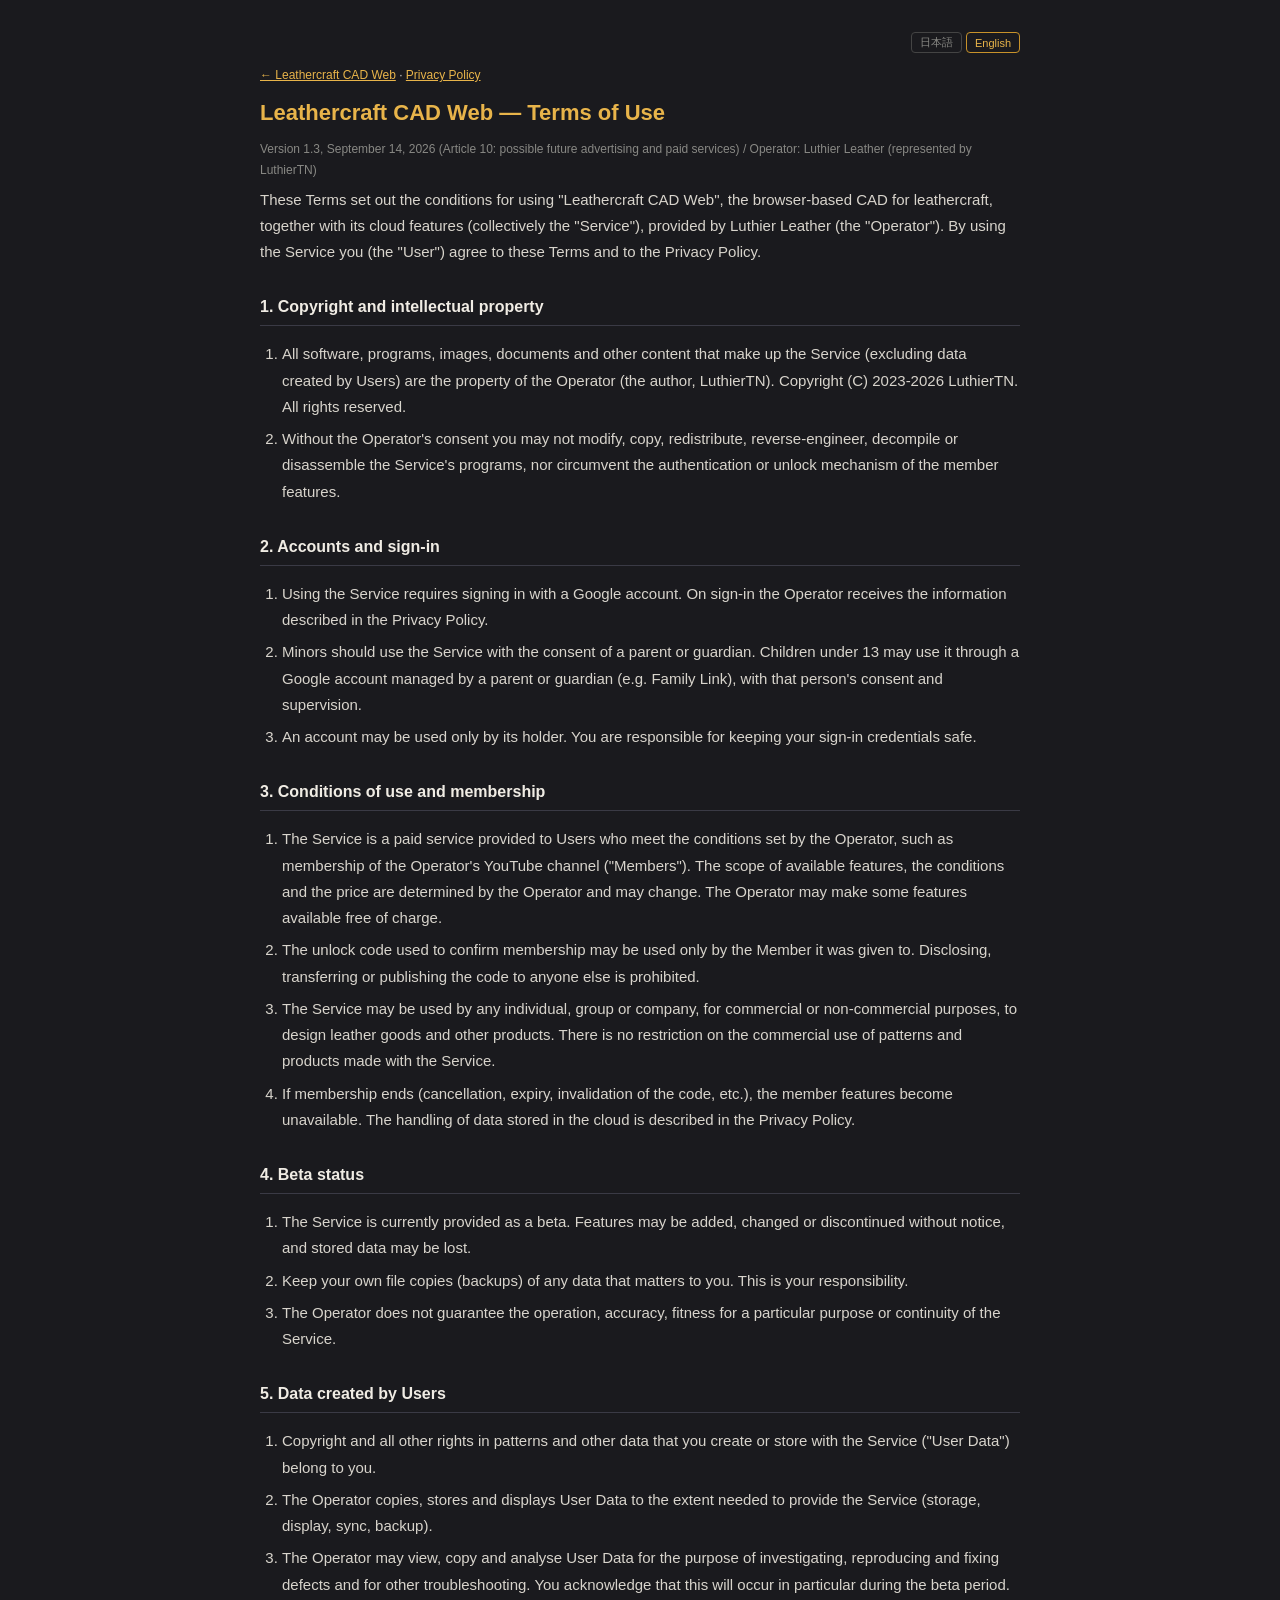
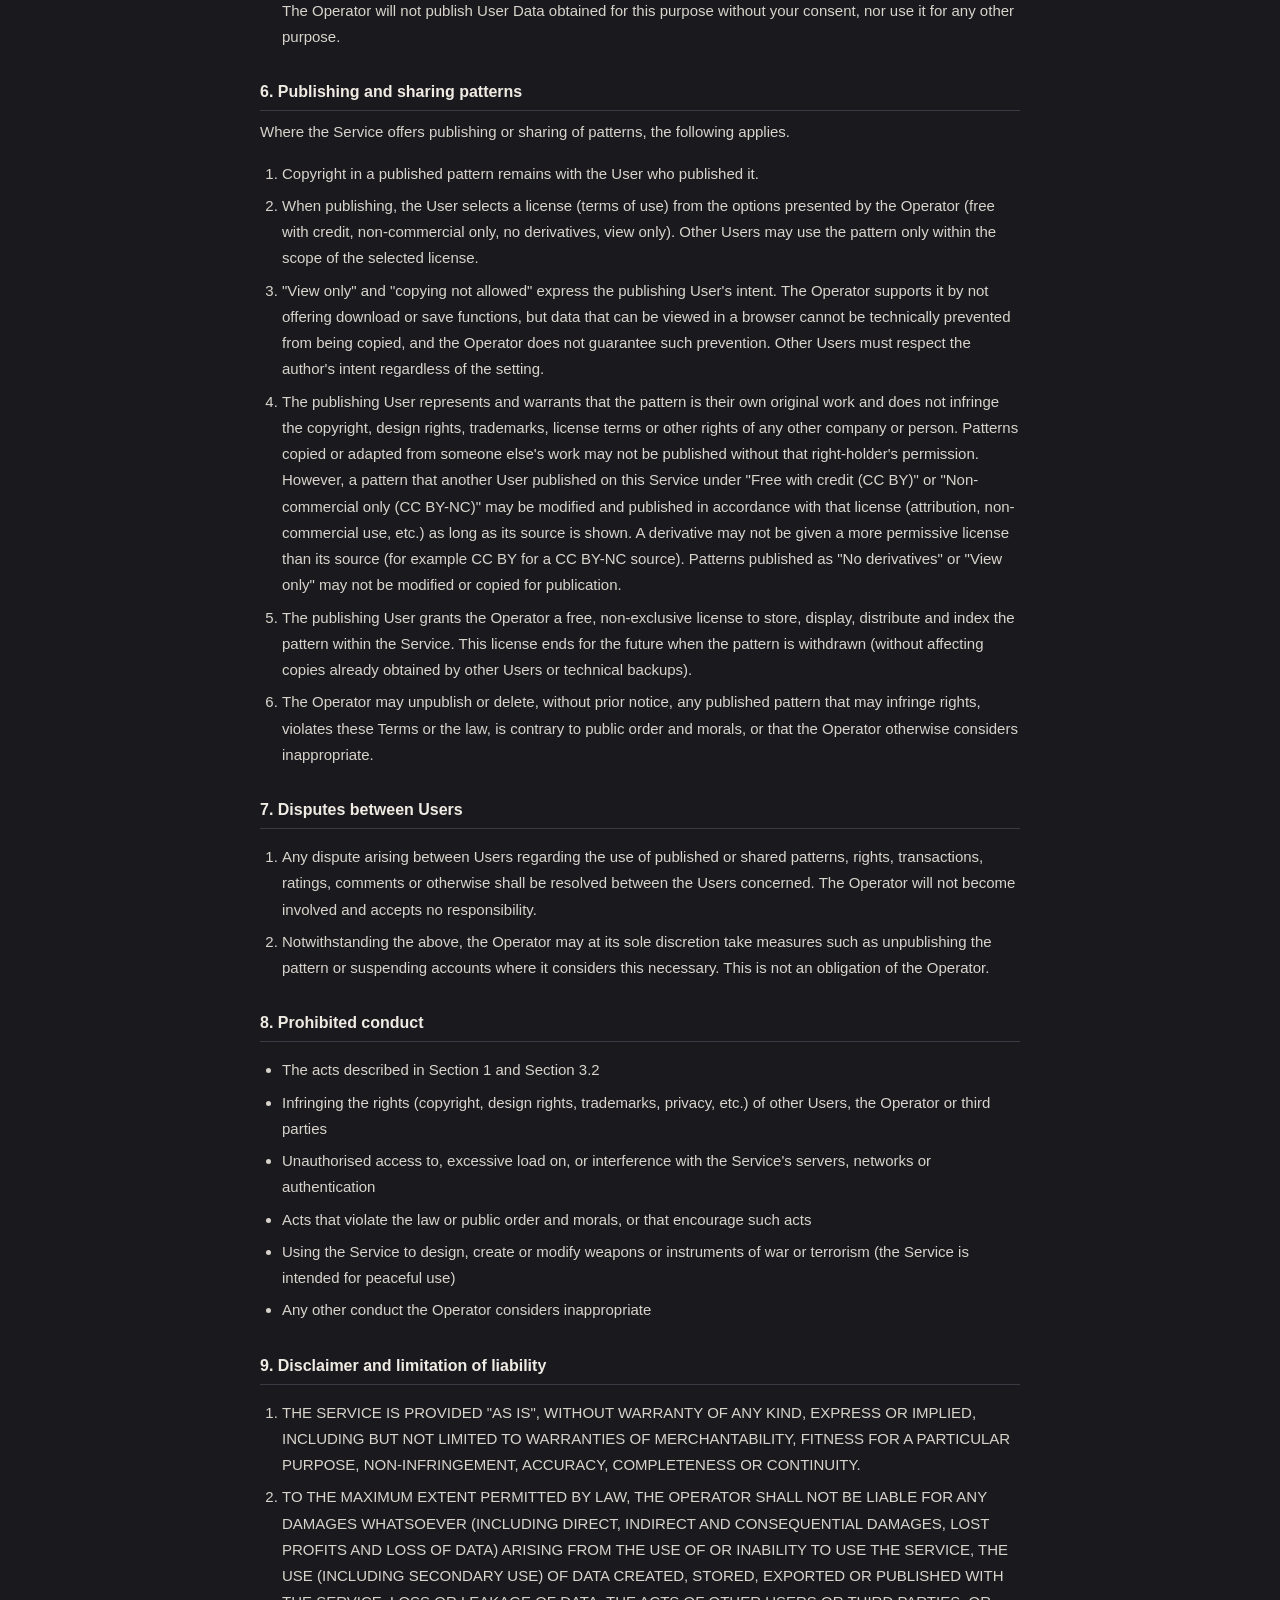
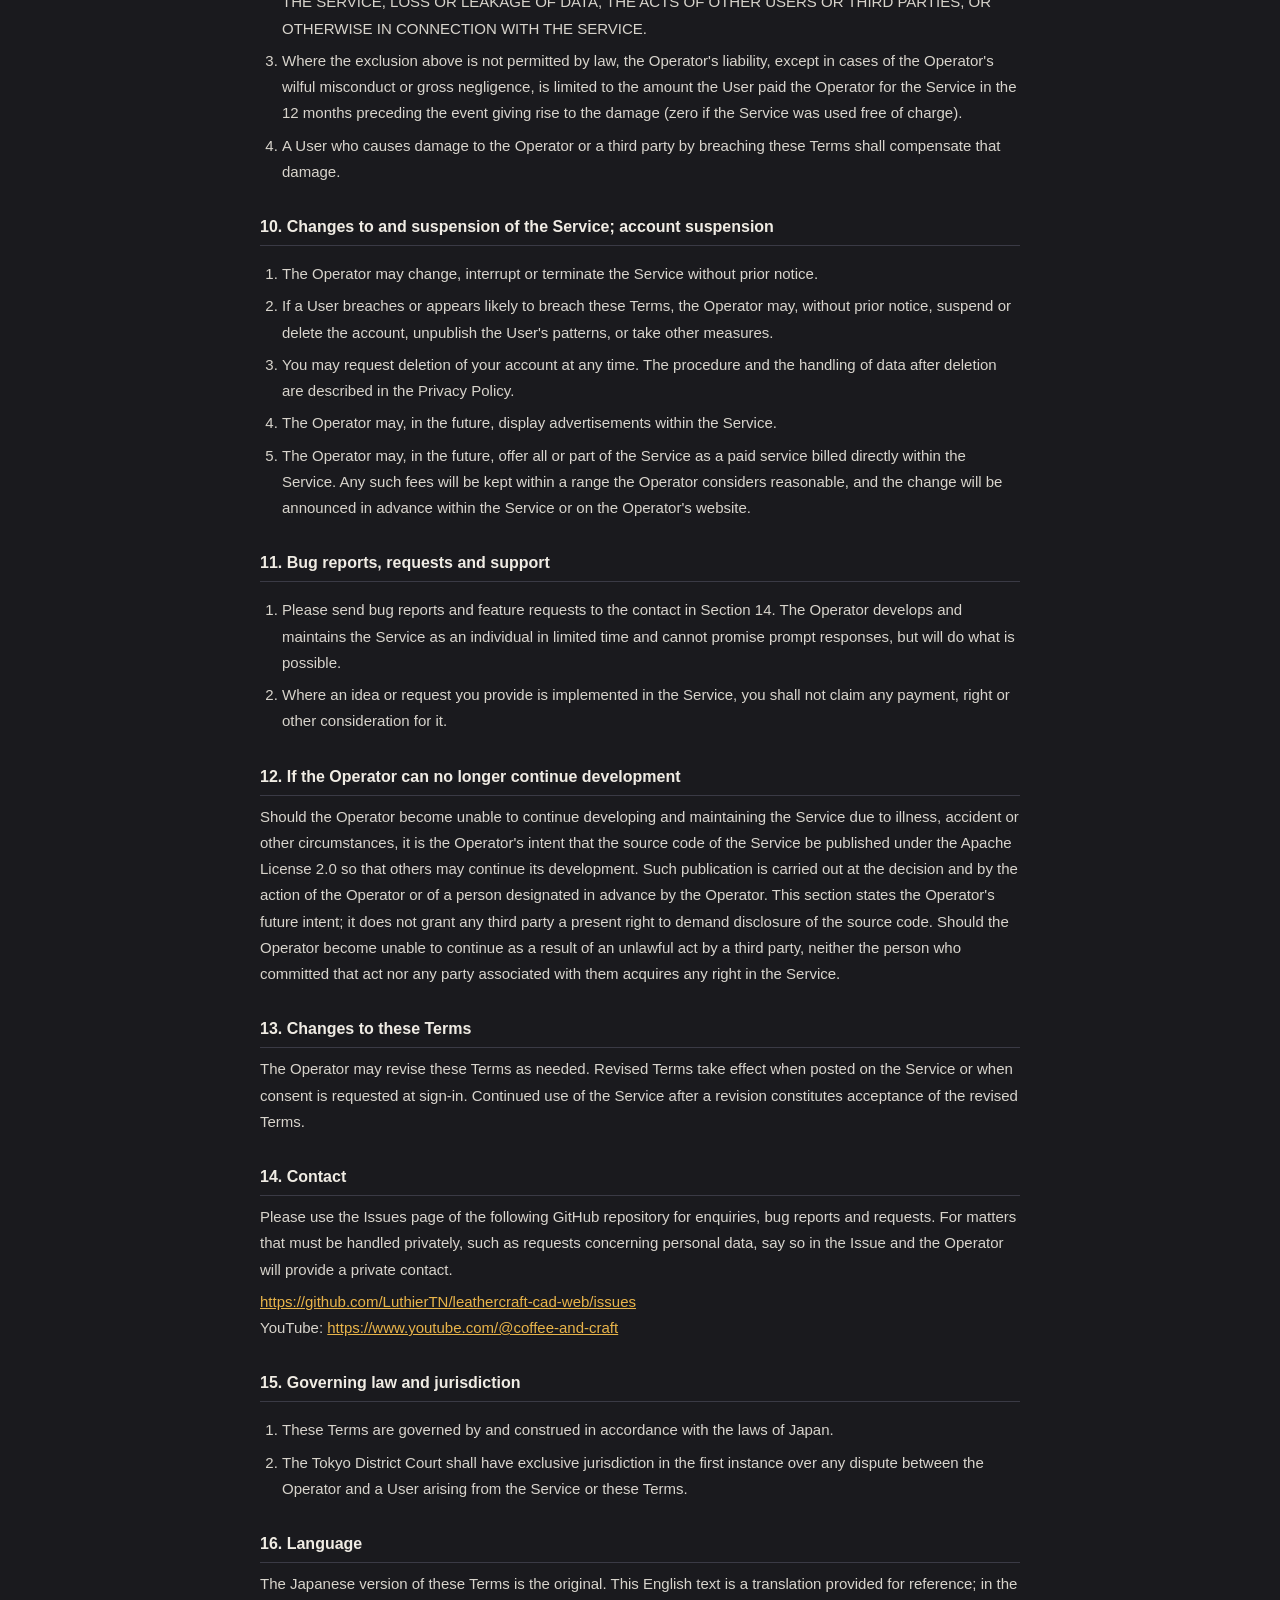
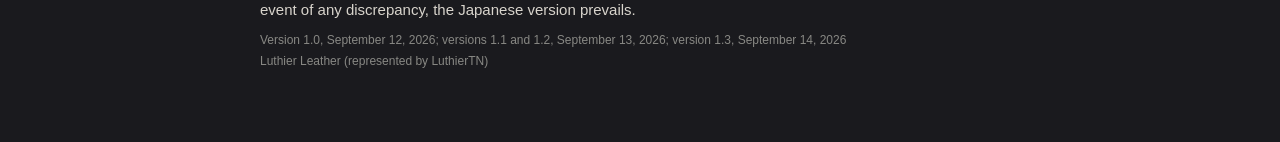
<file: terms.html>
<!DOCTYPE html>
<html lang="ja">
<head>
  <meta charset="UTF-8">
  <meta name="viewport" content="width=device-width, initial-scale=1.0">
  <title>Leathercraft CAD Web — 利用規約 / Terms of Use</title>
    <link rel="icon" type="image/png" sizes="32x32" href="assets/icons/icon-32.png">
  <link rel="icon" type="image/png" sizes="192x192" href="assets/icons/icon-192.png">
  <link rel="apple-touch-icon" sizes="180x180" href="assets/icons/icon-180.png">
  <meta name="theme-color" content="#1a1a1e">
<link rel="stylesheet" href="_legal.css?v=2">
  <!-- Google tag (gtag.js) -->
  <script async src="https://www.googletagmanager.com/gtag/js?id=G-QB0HNEXG6E"></script>
  <script>
    window.dataLayer = window.dataLayer || [];
    function gtag(){dataLayer.push(arguments);}
    gtag('js', new Date());
    gtag('config', 'G-QB0HNEXG6E');
  </script>
</head>
<body>
<main>
  <div class="lang"><button type="button" data-lang="ja">日本語</button><button type="button" data-lang="en">English</button></div>

  <section data-lang="ja">
    <nav class="top"><a href="./">← Leathercraft CAD Web</a> · <a href="privacy.html">プライバシーポリシー</a></nav>
    <h1>Leathercraft CAD Web 利用規約</h1>
    <p class="meta">第1.3版 2026年9月14日 改定（第10条に将来の広告掲載および有償化の可能性を追記） ／ 運営者: Luthier Leather（代表 LuthierTN）</p>

    <p>本規約は、Luthier Leather（以下「運営者」）が提供するブラウザ版レザークラフト用 CAD「Leathercraft CAD Web」およびこれに付随するクラウド機能（以下あわせて「本サービス」）の利用条件を定めるものです。本サービスを利用する方（以下「ユーザー」）は、本規約およびプライバシーポリシーに同意したうえで本サービスを利用するものとします。</p>

    <h2>第1条（著作権・知的財産）</h2>
    <ol>
      <li>本サービスを構成するソフトウェア、プログラム、画像、文書その他のコンテンツ（ユーザーが作成したデータを除く）の著作権その他の知的財産権は、運営者（作者 LuthierTN）に帰属します。Copyright (C) 2023-2026 LuthierTN. All rights reserved.</li>
      <li>運営者の同意を得ずに、本サービスのプログラムを改造、複製、再配布、リバースエンジニアリング、逆コンパイル、逆アセンブルする行為、および会員機能の認証・解除の仕組みを回避する行為を禁止します。</li>
    </ol>

    <h2>第2条（アカウントとログイン）</h2>
    <ol>
      <li>本サービスの利用には Google アカウントによるログインが必要です。ログインにより、運営者はプライバシーポリシーに定める情報を取得します。</li>
      <li>未成年者は、保護者の同意を得たうえで本サービスを利用してください。13歳未満の方は、保護者が管理する Google アカウント（ファミリー リンク等）を用い、保護者の同意と監督のもとで利用できます。</li>
      <li>アカウントはユーザー本人のみが利用できます。ログイン情報の管理はユーザーの責任で行ってください。</li>
    </ol>

    <h2>第3条（利用条件と会員機能）</h2>
    <ol>
      <li>本サービスは、運営者の YouTube チャンネルメンバーシップへの加入その他運営者が定める条件を満たすユーザー（以下「会員」）に対して提供する有償のサービスです。利用できる機能の範囲、条件、対価は運営者が定め、変更することがあります。運営者は、一部の機能を無償で提供することがあります。</li>
      <li>会員資格の確認に用いるアンロックコードは、会員本人のみが使用できます。コードを第三者に開示、譲渡、公開する行為を禁止します。</li>
      <li>本サービスは、個人、団体、企業を問わず、営利・非営利を問わず、革製品その他の製品の設計・デザインのために利用できます。本サービスで作成した型紙および製品の商用利用に制限はありません。</li>
      <li>メンバーシップの退会、有効期限の経過、コードの失効等により会員資格を失った場合、会員向け機能は利用できなくなります。クラウドに保存されたデータの扱いはプライバシーポリシーに定めます。</li>
    </ol>

    <h2>第4条（ベータ版の提供）</h2>
    <ol>
      <li>本サービスは現在ベータ版として提供しています。機能は予告なく追加、変更、停止されることがあり、保存されたデータが失われる可能性があります。</li>
      <li>重要なデータは、ユーザー自身の責任でファイルとして手元に保存（バックアップ）してください。</li>
      <li>運営者は、本サービスの動作、正確性、特定目的への適合性、継続性を保証しません。</li>
    </ol>

    <h2>第5条（ユーザーが作成したデータ）</h2>
    <ol>
      <li>ユーザーが本サービスで作成、保存した型紙その他のデータ（以下「ユーザーデータ」）の著作権その他の権利は、ユーザーに帰属します。</li>
      <li>運営者は、本サービスの提供（保存、表示、同期、バックアップ）のために必要な範囲で、ユーザーデータを複製、保管、表示します。</li>
      <li>運営者は、不具合の調査、再現、修正その他トラブルシューティングの目的で、ユーザーデータを閲覧、複製、解析することがあります。特にベータ期間中は、この目的での利用が行われることをユーザーは了承するものとします。運営者は、この目的で得たユーザーデータを、本人の同意なく公開したり、本条の目的以外に利用したりしません。</li>
    </ol>

    <h2>第6条（型紙の公開・共有）</h2>
    <p>本サービスで型紙の公開・共有機能が提供される場合、次の条件が適用されます。</p>
    <ol>
      <li>公開された型紙の著作権は、公開したユーザーに帰属します。</li>
      <li>公開するユーザーは、公開時に運営者が提示する選択肢（クレジット表記で自由、非営利のみ、改変禁止、閲覧のみ）の中からライセンス（利用条件）を選択します。他のユーザーは、選択されたライセンスの範囲内でのみ、その型紙を利用できます。</li>
      <li>「閲覧のみ」および「複製を許可しない」の設定は、公開したユーザーの意思表示です。運営者はダウンロードや保存の機能を提供しないことでこれを支援しますが、ブラウザ上で閲覧できるデータの複製を技術的に完全に防ぐことはできず、運営者はその防止を保証しません。他のユーザーは、設定にかかわらず作者の意思を尊重しなければなりません。</li>
      <li>公開するユーザーは、公開する型紙が自身のオリジナルであること、および他社・他者の著作権、意匠権、商標権、ライセンス条件その他の権利を侵害していないことを表明し、保証します。他者の型紙を写した、もしくは改変したものを、その権利者の許諾なく公開することはできません。ただし、他のユーザーが本サービスで「クレジット表記で自由（CC BY）」または「非営利のみ（CC BY-NC）」を選択して公開した型紙は、当該ライセンスの条件（作者の表示、非営利限定など）に従い、出所を明示するかぎり、改変して公開することができます。その場合、元の型紙より緩いライセンス（例: CC BY-NC のものを CC BY）を選択することはできません。「改変禁止」「閲覧のみ」の型紙を改変・複製して公開することはできません。</li>
      <li>公開するユーザーは、運営者に対し、本サービス内で当該型紙を保管、表示、配信、検索対象とするために必要な、無償かつ非独占的な利用を許諾します。この許諾は公開の取り下げにより将来に向かって終了します（ただし、既に他のユーザーが取得した型紙および技術上のバックアップには影響しません）。</li>
      <li>運営者は、権利侵害のおそれ、本規約違反、法令違反、公序良俗違反その他運営者が不適切と判断した公開型紙を、事前の通知なく非公開化または削除できます。</li>
    </ol>

    <h2>第7条（ユーザー間のトラブル）</h2>
    <ol>
      <li>公開・共有された型紙の利用、権利関係、取引、評価、コメントその他に関して、ユーザー同士の間で生じたトラブルは、当事者であるユーザー間で解決するものとし、運営者は一切関与せず、責任を負いません。</li>
      <li>前項にかかわらず、運営者は必要と判断した場合、自らの裁量で、対象となる型紙の非公開化、アカウントの停止その他の措置をとることができます。これは運営者の義務ではありません。</li>
    </ol>

    <h2>第8条（禁止事項）</h2>
    <p>ユーザーは、次の行為をしてはなりません。</p>
    <ul>
      <li>第1条および第3条第2項に定める行為</li>
      <li>他のユーザー、運営者、第三者の権利（著作権、意匠権、商標権、プライバシー等）を侵害する行為</li>
      <li>本サービスのサーバー、ネットワーク、認証の仕組みに対する不正アクセス、過度な負荷をかける行為、その他本サービスの運営を妨げる行為</li>
      <li>法令または公序良俗に反する行為、およびそれらを助長する行為</li>
      <li>武器、兵器、戦争またはテロリズムのための道具の設計、作成、改変に本サービスを使用する行為（本サービスは平和利用を前提としています）</li>
      <li>その他、運営者が不適切と判断する行為</li>
    </ul>

    <h2>第9条（免責および責任の制限）</h2>
    <ol>
      <li>本サービスは現状有姿で提供されます。運営者は、明示または黙示を問わず、商品性、特定目的への適合性、権利非侵害、正確性、完全性、継続性を含むいかなる保証も行いません。</li>
      <li>運営者は、本サービスの利用または利用できないこと、本サービスで作成、保存、出力、公開されたデータの利用（二次利用を含む）、データの消失または漏えい、他のユーザーまたは第三者の行為、その他本サービスに関連して生じた一切の損害（直接損害、間接損害、逸失利益、データの損失を含む）について、法令上許容される最大限の範囲で、責任を負いません。</li>
      <li>法令上、前項の免責が認められない場合であっても、運営者の責任は、運営者の故意または重過失による場合を除き、当該損害の発生した時点から遡って12か月の間にユーザーが運営者に支払った本サービスの対価の額（無償の場合は0円）を上限とします。</li>
      <li>ユーザーが本規約に違反して運営者または第三者に損害を与えた場合、ユーザーはその損害を賠償するものとします。</li>
    </ol>

    <h2>第10条（サービスの変更・停止・アカウントの停止）</h2>
    <ol>
      <li>運営者は、事前の通知なく、本サービスの内容の変更、提供の中断または終了を行うことができます。</li>
      <li>運営者は、ユーザーが本規約に違反した場合、または違反のおそれがあると判断した場合、事前の通知なく、当該ユーザーのアカウントの停止、削除、公開型紙の非公開化その他の措置をとることができます。</li>
      <li>ユーザーはいつでもアカウントの削除を申し出ることができます。削除の方法および削除後のデータの扱いはプライバシーポリシーに定めます。</li>
      <li>運営者は、将来、本サービス内に広告を掲載することがあります。</li>
      <li>運営者は、将来、本サービスの全部または一部を、本サービス内で直接課金する有償サービスとして提供することがあります。その場合の対価は、運営者が合理的と考える範囲にとどめます。有償化にあたっては、事前に本サービス内または運営者のウェブサイトで告知します。</li>
    </ol>

    <h2>第11条（不具合報告・要望・サポート）</h2>
    <ol>
      <li>不具合の報告や機能の要望は、第14条の連絡先へお寄せください。運営者は個人として限られた時間の中で本サービスを開発・保守しているため、迅速な対応や確実な返信を約束することはできませんが、できる限り対応します。</li>
      <li>ユーザーが提供したアイデアや要望が本サービスに実装された場合でも、ユーザーはそれに対する対価、権利その他の請求を行わないものとします。</li>
    </ol>

    <h2>第12条（開発を継続できなくなった場合の扱い）</h2>
    <p>病気、事故その他の事情により運営者が本サービスの開発および保守を継続できなくなった場合、運営者は、本サービスのソースコードを Apache License 2.0 のもとで公開し、有志が開発を引き継げるようにする意思を有しています。この公開は、運営者本人または運営者があらかじめ指定した者の判断と手続きによって行われます。本条は運営者の将来の意思を表明するものであり、これによって第三者がソースコードの開示を求める権利を得るものではありません。第三者の違法な行為によって運営者が継続不能となった場合、当該行為を行った者およびその関係者は、本サービスに関するいかなる権利も取得しません。</p>

    <h2>第13条（規約の変更）</h2>
    <p>運営者は、必要に応じて本規約を変更することがあります。変更後の規約は、本サービス上に掲示した時点、または本サービスへのログイン時に同意を求めた時点から効力を生じます。変更後に本サービスを利用した場合、ユーザーは変更後の規約に同意したものとみなします。</p>

    <h2>第14条（連絡先）</h2>
    <p>本サービスに関するお問い合わせ、不具合報告、要望は、次の GitHub リポジトリの Issues からお願いします。個人情報の取り扱いなど非公開で扱う必要がある事項については、Issue にその旨をお書きください。運営者から個別の連絡先をご案内します。</p>
    <p><a href="https://github.com/LuthierTN/leathercraft-cad-web/issues" target="_blank" rel="noopener">https://github.com/LuthierTN/leathercraft-cad-web/issues</a><br>
    YouTube: <a href="https://www.youtube.com/@coffee-and-craft" target="_blank" rel="noopener">https://www.youtube.com/@coffee-and-craft</a></p>

    <h2>第15条（準拠法・管轄）</h2>
    <ol>
      <li>本規約は日本法に準拠し、日本法に従って解釈されます。</li>
      <li>本サービスまたは本規約に関して運営者とユーザーの間に生じた紛争については、東京地方裁判所を第一審の専属的合意管轄裁判所とします。</li>
    </ol>

    <h2>第16条（言語）</h2>
    <p>本規約は日本語版を原本とします。英語版は参考のための翻訳であり、両者の間に相違がある場合は日本語版が優先します。</p>

    <p class="meta">2026年9月12日 第1.0版 制定、2026年9月13日 第1.1版・第1.2版 改定、2026年9月14日 第1.3版 改定<br>Luthier Leather（代表 LuthierTN）</p>
  </section>

  <section data-lang="en">
    <nav class="top"><a href="./">← Leathercraft CAD Web</a> · <a href="privacy.html">Privacy Policy</a></nav>
    <h1>Leathercraft CAD Web — Terms of Use</h1>
    <p class="meta">Version 1.3, September 14, 2026 (Article 10: possible future advertising and paid services) / Operator: Luthier Leather (represented by LuthierTN)</p>

    <p>These Terms set out the conditions for using "Leathercraft CAD Web", the browser-based CAD for leathercraft, together with its cloud features (collectively the "Service"), provided by Luthier Leather (the "Operator"). By using the Service you (the "User") agree to these Terms and to the Privacy Policy.</p>

    <h2>1. Copyright and intellectual property</h2>
    <ol>
      <li>All software, programs, images, documents and other content that make up the Service (excluding data created by Users) are the property of the Operator (the author, LuthierTN). Copyright (C) 2023-2026 LuthierTN. All rights reserved.</li>
      <li>Without the Operator's consent you may not modify, copy, redistribute, reverse-engineer, decompile or disassemble the Service's programs, nor circumvent the authentication or unlock mechanism of the member features.</li>
    </ol>

    <h2>2. Accounts and sign-in</h2>
    <ol>
      <li>Using the Service requires signing in with a Google account. On sign-in the Operator receives the information described in the Privacy Policy.</li>
      <li>Minors should use the Service with the consent of a parent or guardian. Children under 13 may use it through a Google account managed by a parent or guardian (e.g. Family Link), with that person's consent and supervision.</li>
      <li>An account may be used only by its holder. You are responsible for keeping your sign-in credentials safe.</li>
    </ol>

    <h2>3. Conditions of use and membership</h2>
    <ol>
      <li>The Service is a paid service provided to Users who meet the conditions set by the Operator, such as membership of the Operator's YouTube channel ("Members"). The scope of available features, the conditions and the price are determined by the Operator and may change. The Operator may make some features available free of charge.</li>
      <li>The unlock code used to confirm membership may be used only by the Member it was given to. Disclosing, transferring or publishing the code to anyone else is prohibited.</li>
      <li>The Service may be used by any individual, group or company, for commercial or non-commercial purposes, to design leather goods and other products. There is no restriction on the commercial use of patterns and products made with the Service.</li>
      <li>If membership ends (cancellation, expiry, invalidation of the code, etc.), the member features become unavailable. The handling of data stored in the cloud is described in the Privacy Policy.</li>
    </ol>

    <h2>4. Beta status</h2>
    <ol>
      <li>The Service is currently provided as a beta. Features may be added, changed or discontinued without notice, and stored data may be lost.</li>
      <li>Keep your own file copies (backups) of any data that matters to you. This is your responsibility.</li>
      <li>The Operator does not guarantee the operation, accuracy, fitness for a particular purpose or continuity of the Service.</li>
    </ol>

    <h2>5. Data created by Users</h2>
    <ol>
      <li>Copyright and all other rights in patterns and other data that you create or store with the Service ("User Data") belong to you.</li>
      <li>The Operator copies, stores and displays User Data to the extent needed to provide the Service (storage, display, sync, backup).</li>
      <li>The Operator may view, copy and analyse User Data for the purpose of investigating, reproducing and fixing defects and for other troubleshooting. You acknowledge that this will occur in particular during the beta period. The Operator will not publish User Data obtained for this purpose without your consent, nor use it for any other purpose.</li>
    </ol>

    <h2>6. Publishing and sharing patterns</h2>
    <p>Where the Service offers publishing or sharing of patterns, the following applies.</p>
    <ol>
      <li>Copyright in a published pattern remains with the User who published it.</li>
      <li>When publishing, the User selects a license (terms of use) from the options presented by the Operator (free with credit, non-commercial only, no derivatives, view only). Other Users may use the pattern only within the scope of the selected license.</li>
      <li>"View only" and "copying not allowed" express the publishing User's intent. The Operator supports it by not offering download or save functions, but data that can be viewed in a browser cannot be technically prevented from being copied, and the Operator does not guarantee such prevention. Other Users must respect the author's intent regardless of the setting.</li>
      <li>The publishing User represents and warrants that the pattern is their own original work and does not infringe the copyright, design rights, trademarks, license terms or other rights of any other company or person. Patterns copied or adapted from someone else's work may not be published without that right-holder's permission. However, a pattern that another User published on this Service under "Free with credit (CC BY)" or "Non-commercial only (CC BY-NC)" may be modified and published in accordance with that license (attribution, non-commercial use, etc.) as long as its source is shown. A derivative may not be given a more permissive license than its source (for example CC BY for a CC BY-NC source). Patterns published as "No derivatives" or "View only" may not be modified or copied for publication.</li>
      <li>The publishing User grants the Operator a free, non-exclusive license to store, display, distribute and index the pattern within the Service. This license ends for the future when the pattern is withdrawn (without affecting copies already obtained by other Users or technical backups).</li>
      <li>The Operator may unpublish or delete, without prior notice, any published pattern that may infringe rights, violates these Terms or the law, is contrary to public order and morals, or that the Operator otherwise considers inappropriate.</li>
    </ol>

    <h2>7. Disputes between Users</h2>
    <ol>
      <li>Any dispute arising between Users regarding the use of published or shared patterns, rights, transactions, ratings, comments or otherwise shall be resolved between the Users concerned. The Operator will not become involved and accepts no responsibility.</li>
      <li>Notwithstanding the above, the Operator may at its sole discretion take measures such as unpublishing the pattern or suspending accounts where it considers this necessary. This is not an obligation of the Operator.</li>
    </ol>

    <h2>8. Prohibited conduct</h2>
    <ul>
      <li>The acts described in Section 1 and Section 3.2</li>
      <li>Infringing the rights (copyright, design rights, trademarks, privacy, etc.) of other Users, the Operator or third parties</li>
      <li>Unauthorised access to, excessive load on, or interference with the Service's servers, networks or authentication</li>
      <li>Acts that violate the law or public order and morals, or that encourage such acts</li>
      <li>Using the Service to design, create or modify weapons or instruments of war or terrorism (the Service is intended for peaceful use)</li>
      <li>Any other conduct the Operator considers inappropriate</li>
    </ul>

    <h2>9. Disclaimer and limitation of liability</h2>
    <ol>
      <li>THE SERVICE IS PROVIDED "AS IS", WITHOUT WARRANTY OF ANY KIND, EXPRESS OR IMPLIED, INCLUDING BUT NOT LIMITED TO WARRANTIES OF MERCHANTABILITY, FITNESS FOR A PARTICULAR PURPOSE, NON-INFRINGEMENT, ACCURACY, COMPLETENESS OR CONTINUITY.</li>
      <li>TO THE MAXIMUM EXTENT PERMITTED BY LAW, THE OPERATOR SHALL NOT BE LIABLE FOR ANY DAMAGES WHATSOEVER (INCLUDING DIRECT, INDIRECT AND CONSEQUENTIAL DAMAGES, LOST PROFITS AND LOSS OF DATA) ARISING FROM THE USE OF OR INABILITY TO USE THE SERVICE, THE USE (INCLUDING SECONDARY USE) OF DATA CREATED, STORED, EXPORTED OR PUBLISHED WITH THE SERVICE, LOSS OR LEAKAGE OF DATA, THE ACTS OF OTHER USERS OR THIRD PARTIES, OR OTHERWISE IN CONNECTION WITH THE SERVICE.</li>
      <li>Where the exclusion above is not permitted by law, the Operator's liability, except in cases of the Operator's wilful misconduct or gross negligence, is limited to the amount the User paid the Operator for the Service in the 12 months preceding the event giving rise to the damage (zero if the Service was used free of charge).</li>
      <li>A User who causes damage to the Operator or a third party by breaching these Terms shall compensate that damage.</li>
    </ol>

    <h2>10. Changes to and suspension of the Service; account suspension</h2>
    <ol>
      <li>The Operator may change, interrupt or terminate the Service without prior notice.</li>
      <li>If a User breaches or appears likely to breach these Terms, the Operator may, without prior notice, suspend or delete the account, unpublish the User's patterns, or take other measures.</li>
      <li>You may request deletion of your account at any time. The procedure and the handling of data after deletion are described in the Privacy Policy.</li>
      <li>The Operator may, in the future, display advertisements within the Service.</li>
      <li>The Operator may, in the future, offer all or part of the Service as a paid service billed directly within the Service. Any such fees will be kept within a range the Operator considers reasonable, and the change will be announced in advance within the Service or on the Operator's website.</li>
    </ol>

    <h2>11. Bug reports, requests and support</h2>
    <ol>
      <li>Please send bug reports and feature requests to the contact in Section 14. The Operator develops and maintains the Service as an individual in limited time and cannot promise prompt responses, but will do what is possible.</li>
      <li>Where an idea or request you provide is implemented in the Service, you shall not claim any payment, right or other consideration for it.</li>
    </ol>

    <h2>12. If the Operator can no longer continue development</h2>
    <p>Should the Operator become unable to continue developing and maintaining the Service due to illness, accident or other circumstances, it is the Operator's intent that the source code of the Service be published under the Apache License 2.0 so that others may continue its development. Such publication is carried out at the decision and by the action of the Operator or of a person designated in advance by the Operator. This section states the Operator's future intent; it does not grant any third party a present right to demand disclosure of the source code. Should the Operator become unable to continue as a result of an unlawful act by a third party, neither the person who committed that act nor any party associated with them acquires any right in the Service.</p>

    <h2>13. Changes to these Terms</h2>
    <p>The Operator may revise these Terms as needed. Revised Terms take effect when posted on the Service or when consent is requested at sign-in. Continued use of the Service after a revision constitutes acceptance of the revised Terms.</p>

    <h2>14. Contact</h2>
    <p>Please use the Issues page of the following GitHub repository for enquiries, bug reports and requests. For matters that must be handled privately, such as requests concerning personal data, say so in the Issue and the Operator will provide a private contact.</p>
    <p><a href="https://github.com/LuthierTN/leathercraft-cad-web/issues" target="_blank" rel="noopener">https://github.com/LuthierTN/leathercraft-cad-web/issues</a><br>
    YouTube: <a href="https://www.youtube.com/@coffee-and-craft" target="_blank" rel="noopener">https://www.youtube.com/@coffee-and-craft</a></p>

    <h2>15. Governing law and jurisdiction</h2>
    <ol>
      <li>These Terms are governed by and construed in accordance with the laws of Japan.</li>
      <li>The Tokyo District Court shall have exclusive jurisdiction in the first instance over any dispute between the Operator and a User arising from the Service or these Terms.</li>
    </ol>

    <h2>16. Language</h2>
    <p>The Japanese version of these Terms is the original. This English text is a translation provided for reference; in the event of any discrepancy, the Japanese version prevails.</p>

    <p class="meta">Version 1.0, September 12, 2026; versions 1.1 and 1.2, September 13, 2026; version 1.3, September 14, 2026<br>Luthier Leather (represented by LuthierTN)</p>
  </section>
</main>
<script src="_legal.js?v=2"></script>
</body>
</html>
</file>
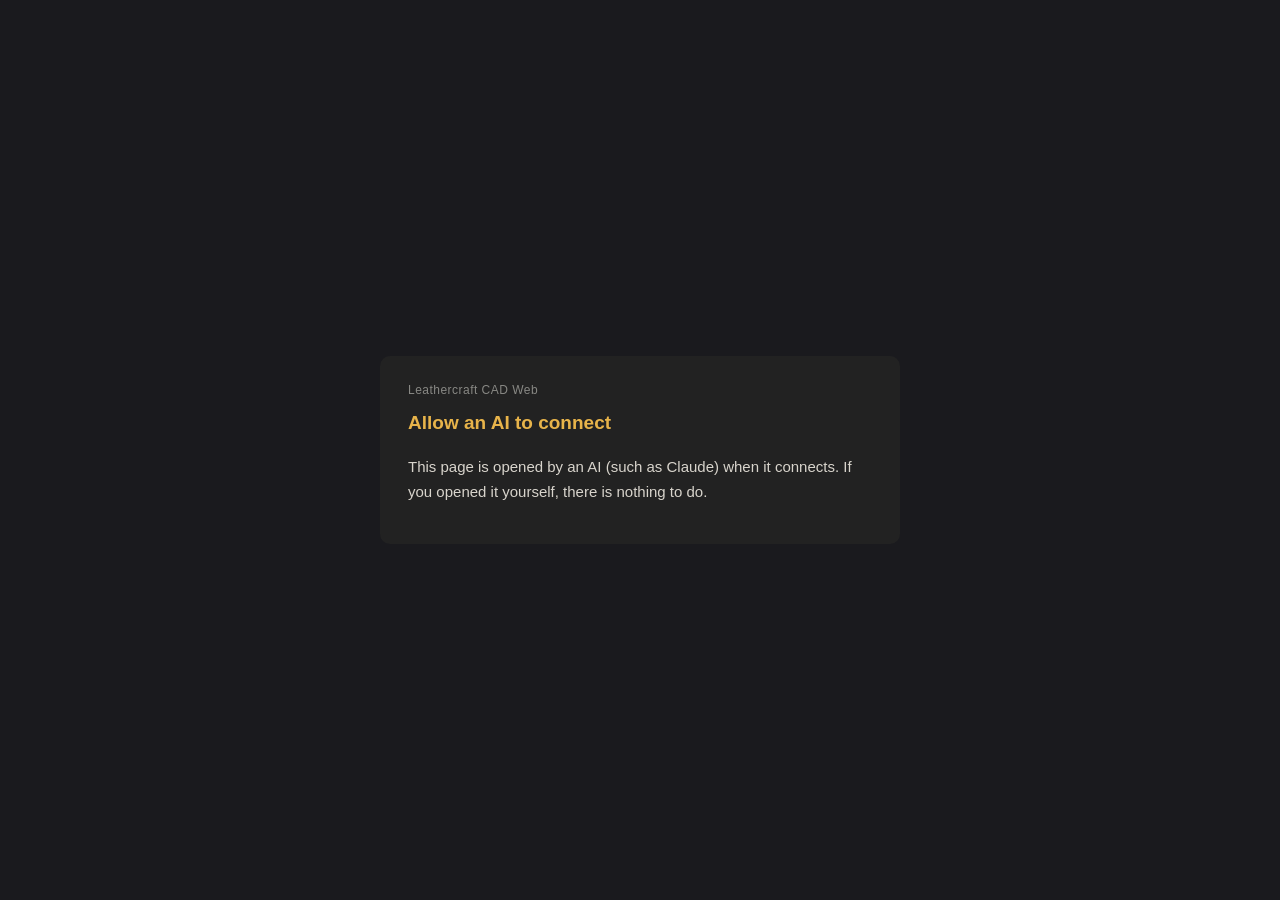
<file: oauth/consent.html>
<!DOCTYPE html>
<html lang="en" translate="no">
<head>
  <meta charset="UTF-8">
  <meta name="google" content="notranslate">
  <!-- The consent page for AI clients (MCP_OAUTH.md). No inline script and no analytics:
       this page hands out access, so it runs only its own bundle and supabase-js. -->
  <meta http-equiv="Content-Security-Policy" content="default-src 'self'; script-src 'self' https://cdn.jsdelivr.net; style-src 'self' 'unsafe-inline'; img-src 'self' data:; connect-src 'self' https:; object-src 'none'; base-uri 'self'; form-action 'none'">
  <meta name="viewport" content="width=device-width, initial-scale=1.0">
  <meta name="robots" content="noindex">
  <meta name="referrer" content="no-referrer">
  <title>Leathercraft CAD Web</title>
  <link rel="icon" type="image/png" sizes="32x32" href="../assets/icons/icon-32.png">
  <style>
    body { margin:0; min-height:100vh; display:flex; align-items:center; justify-content:center; padding:16px; box-sizing:border-box;
      background:#1a1a1e; color:#d8d4cc; font:15px/1.7 -apple-system, BlinkMacSystemFont, "Segoe UI", Roboto, "Hiragino Sans", "Noto Sans JP", sans-serif; }
    #consent { background:#222; border-radius:10px; padding:24px 28px; width:min(520px, 100%); box-sizing:border-box; }
    h1 { font-size:19px; color:#e8b44a; margin:0 0 14px; }
    .brand { font-size:12px; color:#888884; margin:0 0 6px; letter-spacing:.04em; }
    .asks { font-size:16px; color:#f0ece4; }
    dl { display:grid; grid-template-columns:auto 1fr; gap:4px 14px; margin:14px 0; }
    dt { color:#888884; font-size:13px; align-self:center; }
    dd { margin:0; overflow-wrap:anywhere; }
    .host { font-size:20px; font-weight:700; color:#f0ece4; font-family:ui-monospace, Menlo, monospace; }
    .host.bad { color:#ff8a7a; }
    .warn { background:#3a2620; border:1px solid #7a4030; border-radius:6px; padding:8px 12px; color:#f3c8bd; }
    .note { color:#a8a49c; font-size:13px; }
    ul { padding-left:22px; margin:4px 0 10px; }
    .actions { display:flex; gap:10px; flex-wrap:wrap; margin-top:18px; }
    button { font:inherit; padding:8px 18px; border-radius:6px; border:1px solid #555; background:#2c2c33; color:#d8d4cc; cursor:pointer; }
    button.primary { background:#c8922a; border-color:#c8922a; color:#1a1a1e; font-weight:700; }
    button:disabled { opacity:.5; cursor:default; }
    .who { font-size:12px; color:#888884; margin:18px 0 0; }
    a { color:#e8b44a; }
  </style>
</head>
<body>
  <main id="consent"><p class="brand">Leathercraft CAD Web</p><p>…</p></main>
  <script type="module" src="consent.js?v=b3a4d1bcf7"></script>
</body>
</html>
</file>
<file: _legal.css>
body { margin:0; background:#1a1a1e; color:#d8d4cc; font-family:-apple-system, BlinkMacSystemFont, "Segoe UI", Roboto, "Hiragino Sans", "Noto Sans JP", sans-serif; font-size:15px; line-height:1.75; }
main { max-width:760px; margin:0 auto; padding:32px 20px 64px; }
h1 { font-size:22px; color:#e8b44a; margin:0 0 4px; }
h2 { font-size:16px; margin:28px 0 8px; color:#f0ece4; border-bottom:1px solid #3a3a45; padding-bottom:4px; }
p, li { margin:6px 0; }
ul, ol { padding-left:22px; }
a { color:#e8b44a; }
.meta { color:#888884; font-size:12px; }
.lang { display:flex; gap:4px; justify-content:flex-end; margin-bottom:12px; }
.lang button { background:none; border:1px solid #444; color:#888884; padding:2px 8px; font-size:11px; border-radius:4px; cursor:pointer; }
.lang button.active { color:#e8b44a; border-color:#c8922a; }
section[data-lang] { display:none; }
section[data-lang].active { display:block; }
.note { background:#26262c; border:1px solid #3a3a45; border-radius:6px; padding:10px 14px; font-size:13px; color:#aaa; }
nav.top { font-size:12px; margin-bottom:8px; }
.brand { color:#cfcabf; font-size:15px; margin:0 0 20px; padding-left:10px; border-left:2px solid #c8922a; }
.lang select { background:#1a1a1e; border:1px solid #444; color:#e8b44a; padding:2px 6px; font-size:12px; border-radius:4px; cursor:pointer; }
</file>
